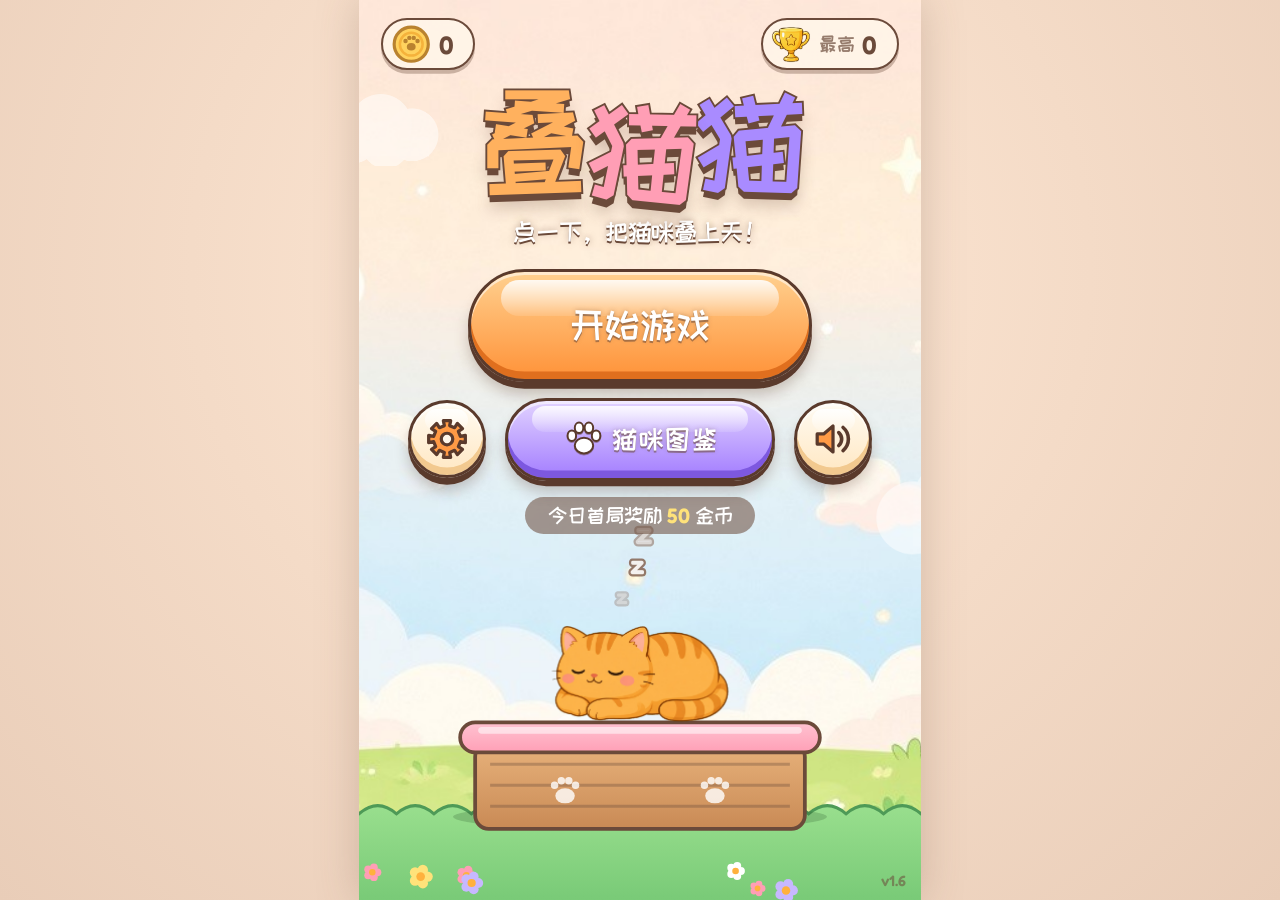
<file: index.html>
<!DOCTYPE html>
<html lang="zh-CN">
<head>
<meta charset="utf-8">
<meta name="viewport" content="width=device-width,initial-scale=1,maximum-scale=1,user-scalable=no,viewport-fit=cover">
<meta name="format-detection" content="telephone=no">
<meta name="apple-mobile-web-app-capable" content="yes">
<meta name="mobile-web-app-capable" content="yes">
<meta name="theme-color" content="#FFE9D6">
<meta name="screen-orientation" content="portrait">
<meta name="x5-orientation" content="portrait">
<meta name="description" content="叠猫猫：点一下放下一只猫，把猫叠得越高越好！">
<title>叠猫猫</title>
<link rel="icon" type="image/png" href="assets/ui/app_icon_512.png">
<link rel="apple-touch-icon" href="assets/ui/app_icon_512.png">
<link rel="stylesheet" href="css/style.css">
</head>
<body>
<div id="app">
  <canvas id="stage"></canvas>

  <!-- 加载页 -->
  <section id="loading" class="screen active">
    <div class="load-box">
      <div class="load-cat"><img src="assets/ui/app_icon_512.png" alt="" onerror="this.style.display='none'"></div>
      <div class="load-title">叠猫猫</div>
      <div class="load-bar"><i id="loadFill"></i></div>
      <div class="load-tip" id="loadTip">猫咪正在伸懒腰…</div>
    </div>
  </section>

  <!-- 开始页 -->
  <section id="start" class="screen">
    <div class="ver-tag" id="verTag">v1.6</div>
    <div class="topbar safe-top">
      <div class="pill"><span class="ico ico-coin" data-ico="coin"></span><b class="roll" id="startCoins">0</b></div>
      <div class="pill"><span class="ico" data-ico="trophy"></span><span class="pill-label">最高</span><b id="startBest">0</b></div>
    </div>
    <div class="title-wrap">
      <h1 class="logo" id="logo"><span>叠</span><span>猫</span><span>猫</span></h1>
      <p class="subtitle">点一下，把猫咪叠上天！</p>
    </div>
    <div class="challenge-banner hidden" id="challengeBanner">
      <div class="cb-title">好友向你发起挑战！</div>
      <div class="cb-sub" id="challengeText"></div>
    </div>
    <div class="start-actions">
      <button class="btn btn-main btn-orange" id="btnPlay"><span id="btnPlayText">开始游戏</span></button>
      <div class="row menu-row">
        <button class="btn btn-round" id="btnSettings" aria-label="设置"><span class="ico" data-ico="settings"></span></button>
        <button class="btn btn-sub btn-purple" id="btnGallery"><span class="ico" data-ico="gallery"></span><span>猫咪图鉴</span></button>
        <button class="btn btn-round" id="btnSound" aria-label="声音"><span class="ico" data-ico="sound"></span></button>
      </div>
      <div class="daily-tip hidden" id="dailyTip">今日首局奖励 <b>50</b> 金币</div>
    </div>
  </section>

  <!-- 游戏页 HUD -->
  <section id="game" class="screen hud">
    <div class="hud-top safe-top">
      <div class="hud-score">
        <div class="hud-height"><b id="hudHeight">0</b><small>米</small></div>
        <div class="hud-sub">得分 <b id="hudScore">0</b></div>
        <div class="hud-challenge hidden" id="hudChallenge"></div>
      </div>
      <div class="hud-next">
        <div class="next-label">下一只</div>
        <canvas id="nextCanvas" width="160" height="120"></canvas>
        <div class="hud-wind hidden" id="hudWind"><span>风</span><span class="wind-arrows" id="windArrow"></span></div>
      </div>
    </div>
    <div class="hud-tip" id="hudTip">点击屏幕，放下猫咪</div>
    <div class="hud-bottom safe-bottom">
      <button class="btn btn-round" id="btnPause" aria-label="暂停"><span class="ico" data-ico="pause"></span></button>
      <button class="btn btn-swap btn-purple" id="btnSwap"><span class="ico ad-badge" data-ico="ad"></span><span class="swap-text"><b>换猫</b><small id="swapLeft">剩 2 次</small></span></button>
    </div>
    <div class="wind-pop hidden" id="windPop"><span class="ico wind-gust" data-ico="gust"></span><div class="wp-text">起风了！</div><div class="wp-sub">风会把下落的猫往这边吹 <span class="ico wind-dir" id="windPopArrow" data-ico="windarrow"></span></div></div>
    <div class="milestone hidden" id="milestone"><div class="ms-num" id="msNum">10 米！</div><div class="ms-sub" id="msSub">进入屋顶区</div></div>
  </section>

  <!-- 结算页 -->
  <section id="result" class="screen">
    <div class="panel result-panel">
      <div class="record-ribbon hidden" id="recordRibbon"><span class="ico" data-ico="trophy"></span>新纪录！</div>
      <div class="result-title" id="resultTitle">猫塔倒啦～</div>
      <canvas id="towerThumb" width="400" height="320"></canvas>
      <div class="result-stats">
        <div class="stat"><small>本局高度</small><b><span id="resHeight">0</span><i>米</i></b></div>
        <div class="stat"><small>得分</small><b id="resScore">0</b></div>
        <div class="stat"><small>最高分</small><b id="resBest">0</b></div>
      </div>
      <div class="challenge-result hidden" id="challengeResult"></div>
      <div class="coins-row">
        <span class="ico ico-coin" data-ico="coin"></span><span>获得金币</span><b class="roll coins-num">+<span id="resCoins">0</span><em class="coin-float" id="coinFloat"></em></b>
        <small id="resDaily" class="hidden">含每日首局 +50（不参与双倍）</small>
      </div>
      <button class="btn btn-main btn-purple btn-ad" id="btnDouble"><span class="ico ad-badge" data-ico="ad"></span><span id="btnDoubleText">看广告领取双倍</span></button>
      <div class="row result-row">
        <button class="btn btn-round" id="btnHome" aria-label="首页"><span class="ico" data-ico="home"></span></button>
        <button class="btn btn-main btn-orange btn-again" id="btnAgain"><span class="ico" data-ico="restart"></span><span>再来一局</span></button>
        <button class="btn btn-round" id="btnShare" aria-label="分享"><span class="ico" data-ico="share"></span></button>
      </div>
      <div class="seed-line">挑战码 <b id="resSeed">-</b></div>
    </div>
  </section>

  <!-- 图鉴 -->
  <section id="gallery" class="screen">
    <div class="gallery-head safe-top">
      <button class="btn btn-round" id="btnGalleryBack" aria-label="返回"><span class="ico" data-ico="home"></span></button>
      <h2>猫咪图鉴</h2>
      <div class="pill"><span class="ico ico-coin" data-ico="coin"></span><b id="galleryCoins">0</b></div>
    </div>
    <div class="tabs">
      <button class="tab active" data-tab="skins">配件</button>
      <button class="tab" data-tab="cats">猫咪</button>
    </div>
    <div class="gallery-body">
      <div class="grid" id="skinGrid"></div>
      <div class="grid hidden" id="catGrid"></div>
    </div>
    <div class="gallery-tip">选中的配件会戴在之后放下的每一只猫身上</div>
  </section>

  <!-- 弹窗 -->
  <div class="modal" id="pauseModal">
    <div class="panel modal-panel">
      <div class="modal-title">暂停一下</div>
      <button class="btn btn-main btn-orange" id="btnResume"><span class="ico" data-ico="play"></span><span>继续游戏</span></button>
      <button class="btn btn-sub btn-purple" id="btnRestart"><span class="ico" data-ico="restart"></span><span>重新开始</span></button>
      <button class="btn btn-sub btn-plain" id="btnQuit"><span class="ico" data-ico="home"></span><span>回到首页</span></button>
      <div class="toggles" data-toggles></div>
    </div>
  </div>

  <div class="modal" id="reviveModal">
    <div class="panel modal-panel">
      <div class="revive-cat"><span class="ico" data-ico="heart"></span></div>
      <div class="modal-title">猫塔倒啦！</div>
      <div class="revive-score">当前 <b id="reviveHeight">0</b> 米 · 得分 <b id="reviveScore">0</b></div>
      <div class="modal-text">看个广告，把倒下的猫咪捡回来继续叠？<br><small>每局只能复活 1 次</small></div>
      <button class="btn btn-main btn-purple btn-ad" id="btnRevive"><span class="ico ad-badge" data-ico="ad"></span><span id="btnReviveText">看广告复活</span></button>
      <button class="btn btn-sub btn-plain" id="btnGiveUp"><span>不了，去结算</span></button>
    </div>
  </div>

  <div class="modal" id="settingsModal">
    <div class="panel modal-panel">
      <div class="modal-title">设置</div>
      <div class="toggles" data-toggles></div>
      <div class="about">叠猫猫 v<span id="ver"></span><br>字体：站酷快乐体、Fredoka（SIL OFL 1.1）</div>
      <button class="btn btn-sub btn-orange" data-close><span>好的</span></button>
    </div>
  </div>

  <div class="modal" id="shareModal">
    <div class="panel modal-panel share-panel">
      <button class="btn close-x" data-close aria-label="关闭"><span class="ico" data-ico="close"></span></button>
      <div class="modal-title">分享战绩</div>
      <img id="shareImg" alt="分享图">
      <div class="share-tip">长按图片可以保存或发送给好友</div>
      <div class="row share-row">
        <button class="btn btn-sub btn-orange hidden" id="btnNativeShare"><span class="ico" data-ico="share"></span><span>分享</span></button>
        <a class="btn btn-sub btn-purple" id="btnSaveImg" download="叠猫猫战绩.png"><span>保存图片</span></a>
      </div>
      <button class="btn btn-sub btn-plain" id="btnCopyLink"><span>复制挑战链接</span></button>
    </div>
  </div>

  <div class="toast" id="toast"></div>
  <div class="flash" id="flash"></div>
</div>

<noscript>请开启 JavaScript 来玩叠猫猫。</noscript>
<script src="js/vendor/matter.min.js"></script>
<script src="js/config.js"></script>
<script src="js/asset-manifest.js"></script>
<script src="js/expr-sprites.js"></script>
<script src="js/skin-anchors.js"></script>
<script src="js/rng.js"></script>
<script src="js/storage.js"></script>
<script src="js/audio.js"></script>
<script src="js/ads.js"></script>
<script src="js/assets.js"></script>
<script src="js/game.js"></script>
<script src="js/share.js"></script>
<script src="js/main.js"></script>
</body>
</html>
</file>
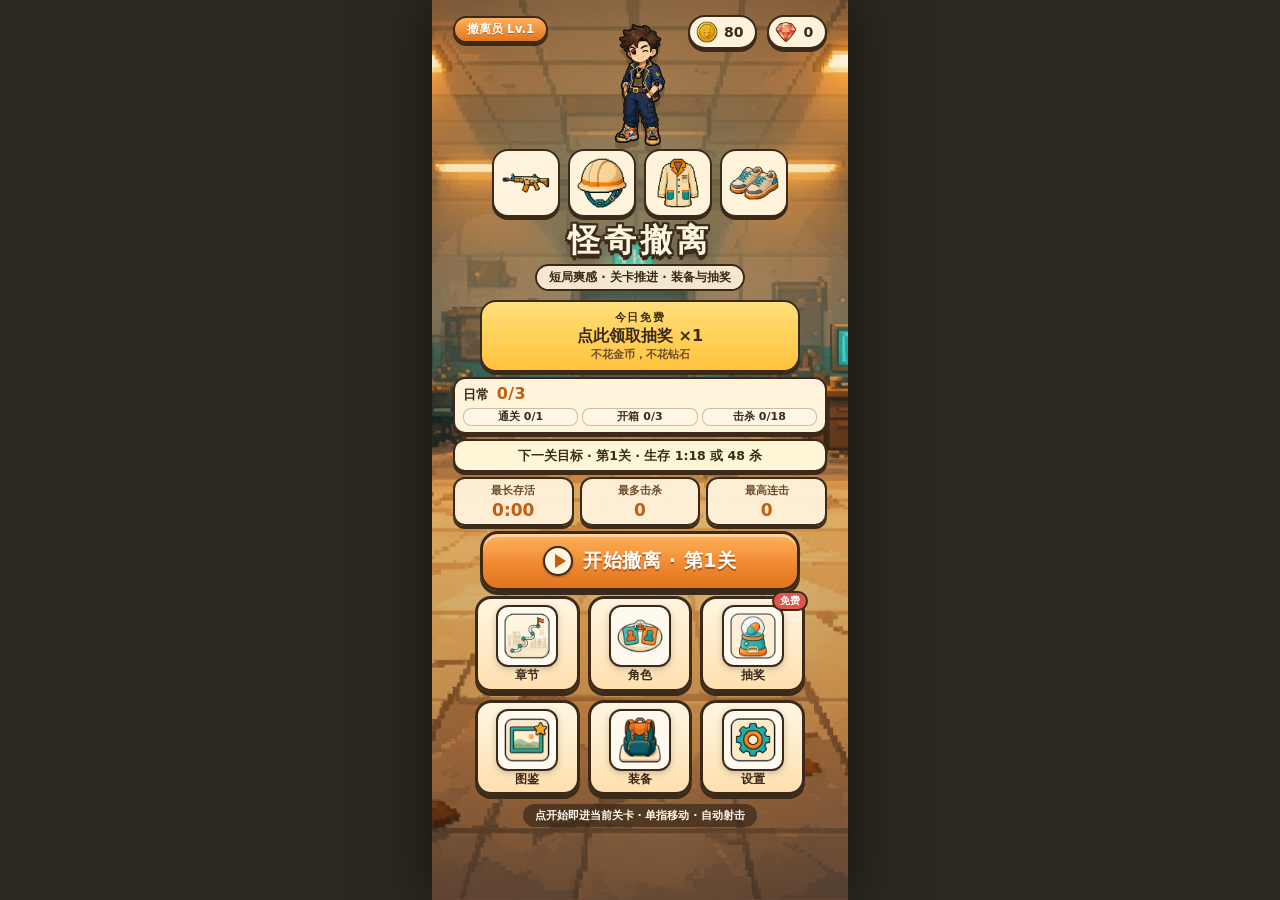
<file: guaiqi-evacuate/index.html>
<!DOCTYPE html>
<html lang="zh-CN">
<head>
  <meta charset="UTF-8" />
  <link rel="icon" href="data:," />
  <meta name="viewport" content="width=device-width, initial-scale=1, maximum-scale=1, user-scalable=no, viewport-fit=cover" />
  <meta name="apple-mobile-web-app-capable" content="yes" />
  <meta name="mobile-web-app-capable" content="yes" />
  <meta name="theme-color" content="#f2d9a8" />
  <title>怪奇撤离</title>
  <link rel="stylesheet" href="css/style.css" />
</head>
<body>
  <div id="app">
    <div id="loading" class="screen">
      <div class="load-art" aria-hidden="true"></div>
      <div class="load-scrim"></div>
      <div class="load-inner">
        <img class="logo-img" src="assets/logo_evacuate.png" alt=""/>
        <h1 class="title-zh">怪奇撤离</h1>
        <p class="subtitle">废弃设施 · 清怪撤离</p>
        <div class="progress-wrap"><div id="load-bar" class="progress-bar"></div></div>
        <p id="load-text" class="load-text">加载中… 0%</p>
      </div>
    </div>

    <div id="home" class="screen hidden">
      <div class="home-bg"></div>
      <div id="meta-player-lv" class="meta-lv">撤离员 Lv.1</div>
      <div class="currency-bar">
        <div class="cur-chip coin"><img class="cur-ico" src="assets/icon_coin.png" alt=""/><strong id="meta-coins">0</strong></div>
        <div class="cur-chip dia"><img class="cur-ico" src="assets/icon_diamond.png" alt=""/><strong id="meta-diamonds">0</strong></div>
      </div>
      <div class="home-content">
        <div class="home-hero">
          <img id="home-hero-art" class="home-hero-art" src="assets/char_grin_full.png" alt=""/>
          <div id="home-loadout" class="home-loadout"></div>
        </div>
        <h1 id="home-title" class="title-zh">怪奇撤离</h1>
        <p class="tagline">短局爽感 · 关卡推进 · 装备与抽奖</p>
        <button type="button" id="daily-gift" class="daily-gift hidden">
          <span class="dg-kicker">今日免费</span>
          <span class="dg-main">点此领取抽奖 ×1</span>
          <span class="dg-sub">不花金币，不花钻石</span>
        </button>
        <div id="daily-quest-chip" class="quest-chip dq-board" role="button" tabindex="0"></div>
        <div id="next-goal" class="quest-chip goal-chip">下一关目标</div>
        <div class="stats-row">
          <div class="stat-chip"><span>最长存活</span><strong id="best-time">0:00</strong></div>
          <div class="stat-chip"><span>最多击杀</span><strong id="best-kills">0</strong></div>
          <div class="stat-chip"><span>最高连击</span><strong id="best-combo">0</strong></div>
        </div>
        <button id="btn-play" class="btn primary glow btn-play"><span class="play-ico" aria-hidden="true"></span><span id="btn-play-label">开始撤离</span><span class="btn-shine" aria-hidden="true"></span></button>
        <div class="hub-grid">
          <button id="btn-stages" class="hub-btn"><img src="assets/hub_stages.png" alt=""/><span>章节</span></button>
          <button id="btn-chars" class="hub-btn"><img src="assets/hub_chars.png" alt=""/><span>角色</span></button>
          <button id="btn-gacha" class="hub-btn hub-gift"><img src="assets/hub_gacha.png" alt=""/><span>抽奖</span><i id="hub-gacha-dot" class="hub-dot hidden">免费</i></button>
          <button id="btn-gallery" class="hub-btn"><img src="assets/hub_gallery.png" alt=""/><span>图鉴</span></button>
          <button id="btn-bag" class="hub-btn"><img src="assets/hub_gear.png" alt=""/><span>装备</span></button>
          <button id="btn-settings" class="hub-btn"><img src="assets/hub_settings.png" alt=""/><span>设置</span></button>
        </div>
        <p class="hint">点开始即进当前关卡 · 单指移动 · 自动射击</p>
      </div>
    </div>

    <!-- Stage select -->
    <div id="stages" class="overlay hidden">
      <div class="panel wide">
        <h2 class="with-ico"><img src="assets/hub_stages.png" alt=""/>选择关卡</h2>
        <div id="stage-cards" class="stage-cards"></div>
        <button id="btn-stages-close" class="btn ghost">返回</button>
      </div>
    </div>

    <!-- Characters -->
    <div id="chars" class="overlay hidden">
      <div class="panel wide">
        <h2 class="with-ico"><img src="assets/hub_chars.png" alt=""/>选择角色</h2>
        <div id="char-cards" class="char-cards"></div>
        <button id="btn-chars-close" class="btn ghost">返回</button>
      </div>
    </div>

    <!-- Gacha -->
    <div id="gacha" class="overlay hidden">
      <div class="panel">
        <h2 class="with-ico"><img src="assets/hub_gacha.png" alt=""/>设施补给抽奖</h2>
        <div class="pity-box">
          <div class="pity-row"><span>保底</span><b><strong id="pity-num">0</strong>/10</b></div>
          <div id="pity-track" class="pity-track" role="progressbar" aria-valuemin="0" aria-valuemax="10" aria-valuenow="0" aria-label="保底进度">
            <div id="pity-bar" class="pity-bar"></div>
          </div>
          <p class="pity-cap">满 10 必出史诗以上</p>
        </div>
        <p class="gacha-note">已拥有的装备/挂件出率提升，重复抽到 = 免费强化</p>
        <p id="gacha-free-status" class="gacha-free-status">今日免费还没领，点下面的金色按钮</p>
        <div id="gacha-result" class="gacha-result hidden"></div>
        <div id="gacha-next" class="gacha-next hidden">
          <button id="btn-gacha-again" class="btn primary" type="button">再抽</button>
          <button id="btn-gacha-home" class="btn ghost" type="button">回首页</button>
        </div>
        <button id="btn-gacha-free" class="btn primary glow">每日免费 ×1</button>
        <button id="btn-gacha-ad" class="btn ad-btn" type="button"><span class="ad-tag">演示</span>看广告再抽</button>
        <button id="btn-gacha-coin" class="btn secondary">金币抽（80）</button>
        <button id="btn-gacha-dia" class="btn secondary">钻石抽（15）</button>
        <button id="btn-gacha-close" class="btn ghost">返回</button>
      </div>
    </div>

    <!-- Gallery -->
    <div id="gallery" class="overlay hidden">
      <div class="panel wide">
        <h2 class="with-ico"><img src="assets/hub_gallery.png" alt=""/>设施图鉴 <small id="gallery-count"></small></h2>
        <div id="gallery-grid" class="gallery-grid"></div>
        <div id="gallery-detail" class="gallery-detail hidden"></div>
        <button id="btn-gallery-close" class="btn ghost">返回</button>
      </div>
    </div>

    <!-- Gear + charm bag -->
    <div id="bag" class="overlay hidden">
      <div class="panel wide premium-panel">
        <h2 class="with-ico"><img src="assets/hub_gear.png" alt=""/>装备栏</h2>
        <p id="mat-line" class="mat-line">材料 —</p>
        <h3 class="subhead gear-section-title">防具四槽</h3>
        <p class="bag-section-hint">武器 · 帽子 · 衣服 · 鞋子</p>
        <div id="gear-slots" class="gear-slots"></div>
        <div id="bag-detail" class="bag-detail hidden"></div>
        <h3 class="subhead charm-section-title">挂件</h3>
        <p class="bag-section-hint">开局加成 · 最多戴 2 个</p>
        <div id="equip-slots" class="equip-slots"></div>
        <h3 class="subhead">背包</h3>
        <p class="bag-section-hint">点防具：空槽直接装上 · 有装则替换；点挂件佩戴</p>
        <div id="bag-grid" class="bag-grid"></div>
        <button id="btn-bag-close" class="btn ghost">返回</button>
      </div>
    </div>

    <div id="game-wrap" class="screen hidden">
      <canvas id="game" width="390" height="844"></canvas>
      <div id="hud" class="hud">
        <button type="button" id="btn-pause" class="hud-pause" aria-label="暂停" title="暂停">
          <img src="assets/ui_btn_pause.png" alt=""/>
        </button>
        <div class="hud-stage"><span id="hud-stage">办公区</span> · <span id="hud-wave">波次 1</span></div>
        <div class="hud-top">
          <div class="hp-wrap"><div id="hp-bar" class="hp-bar"></div></div>
          <div class="hud-meta">
            <span id="hud-time">0:00</span>
            <span id="hud-kills">击杀 0</span>
            <span id="hud-lv">Lv.1</span>
          </div>
        </div>
        <div class="xp-wrap"><div id="xp-bar" class="xp-bar"></div></div>
        <div class="hud-progress"><div id="clear-bar" class="clear-bar"></div></div>
        <div id="hud-combo" class="hud-combo hidden">×0</div>
        <div id="hud-shield" class="hud-shield hidden">盾×0</div>
        <div id="hud-od" class="hud-od hidden">过载</div>
      </div>
      <div id="battle-tips" class="battle-tips">
        <div id="move-hint" class="coach-tip hidden">按住屏幕拖动</div>
        <div id="act-hint" class="coach-tip hidden">走近开箱 · 枪会自己打</div>
        <div id="idle-hint" class="coach-tip soft hidden">按住屏幕拖一拖</div>
      </div>
      <div id="joystick" class="joystick">
        <div id="joy-base" class="joy-base"></div>
        <div id="joy-knob" class="joy-knob"></div>
      </div>
    </div>

    <div id="upgrade" class="overlay hidden">
      <div class="panel pulse-panel premium-panel">
        <h2>升级！选择一项</h2>
        <div id="upgrade-cards" class="cards"></div>
      </div>
    </div>

    <div id="chest-pick" class="overlay hidden">
      <div class="panel premium-panel">
        <h2>打开物资箱</h2>
        <div class="chest-choices">
          <button class="chest-btn" data-kind="heal"><img src="assets/chest_heal.png" alt=""/><span>回复生命</span></button>
          <button class="chest-btn" data-kind="coin"><img src="assets/chest_coin.png" alt=""/><span>金币奖励</span></button>
          <button class="chest-btn" data-kind="upgrade"><img src="assets/chest_upgrade.png" alt=""/><span>随机升级</span></button>
        </div>
      </div>
    </div>

    <div id="result" class="overlay hidden">
      <div class="panel result-panel premium-panel">
        <h2 id="res-title">没能撤离</h2>
        <p id="res-flavor" class="res-flavor"></p>
        <div class="res-plaque">
          <div class="res-plaque-h">本局收获</div>
          <div id="res-chips" class="res-chips"></div>
          <div id="res-lines" class="res-lines"></div>
        </div>
        <div id="res-power-hint" class="res-power-hint hidden"></div>
        <div class="result-stats">
          <p><span>章节</span><strong id="res-stage">—</strong></p>
          <p><span>存活</span><strong id="res-time">0:00</strong></p>
          <p><span>击杀</span><strong id="res-kills">0</strong></p>
          <p><span>最高连击</span><strong id="res-combo">0</strong></p>
          <p class="hidden"><span>金币</span><strong id="res-coins">0</strong></p>
          <p id="res-dia-row" class="hidden"><span>钻石</span><strong id="res-diamonds">0</strong></p>
        </div>
        <div class="res-actions">
          <button id="btn-next-stage" class="btn primary glow hidden">下一关</button>
          <button id="btn-retry" class="btn primary glow">再来一局</button>
          <button id="btn-home" class="btn ghost">返回首页</button>
          <button id="btn-revive" class="btn ad-btn" type="button"><span class="ad-tag">演示</span>看广告 · 半血复活</button>
          <button id="btn-double" class="btn ad-btn" type="button"><span class="ad-tag">演示</span>看广告 · 金币翻倍</button>
          <div id="res-cta-row" class="res-cta-row hidden">
            <button id="btn-goto-upgrade" class="btn ghost">去强化</button>
            <button id="btn-goto-gacha" class="btn ghost">去抽奖</button>
          </div>
        </div>
      </div>
    </div>

    <div id="settings" class="overlay hidden">
      <div class="panel">
        <h2 class="with-ico"><img src="assets/hub_settings.png" alt=""/>设置</h2>
        <label class="toggle-row"><span id="sound-label">音效 · 开</span><input type="checkbox" id="chk-sound" checked /></label>
        <p class="settings-note">存档保存在本机。重置会清空金币、装备、关卡和抽奖进度。</p>
        <button id="btn-reset-save" class="btn ghost" type="button">重置存档</button>
        <button id="btn-settings-close" class="btn primary">关闭</button>
        <p id="settings-version" class="settings-version">版本 1.0</p>
      </div>
    </div>

    <div id="pause-menu" class="overlay hidden">
      <div class="panel premium-panel">
        <h2>暂停</h2>
        <button id="btn-pause-resume" class="btn primary">继续</button>
        <button id="btn-pause-retry" class="btn warm">重新开始</button>
        <button id="btn-pause-sound" class="btn secondary is-on" type="button" aria-pressed="true">音效 · 开</button>
        <button id="btn-pause-home" class="btn ghost">回首页</button>
      </div>
    </div>

    <div id="achieve" class="achieve hidden" role="status">
      <div class="achieve-kicker">成就</div>
      <div class="achieve-name"></div>
      <div class="achieve-desc"></div>
    </div>
    <div id="confirm-reset" class="overlay hidden">
      <div class="panel confirm-panel">
        <h2>重置存档？</h2>
        <p class="confirm-copy">将清除本机全部进度，包括金币、钻石、装备、关卡与抽奖记录。此操作无法撤销。</p>
        <button id="btn-reset-yes" class="btn danger" type="button">确认重置</button>
        <button id="btn-reset-no" class="btn ghost" type="button">取消</button>
      </div>
    </div>
    <div id="ad-stub" class="overlay hidden" role="dialog" aria-modal="true" aria-labelledby="ad-stub-title">
      <div class="panel ad-stub-panel">
        <p class="ad-demo">演示</p>
        <h2 id="ad-stub-title">模拟广告 · 约3秒</h2>
        <p class="ad-stub-copy">看完就发奖励。这是占位，不是真实广告，也不会扣钱。</p>
        <div class="ad-progress" aria-hidden="true"><div id="ad-bar"></div></div>
        <p id="ad-status">看一会儿就好</p>
        <button id="btn-ad-skip" class="btn ghost" type="button">先不看</button>
      </div>
    </div>
    <div id="toast" class="toast hidden"></div>
  </div>
  <script type="module" src="js/main.js"></script>
</body>
</html>
</file>
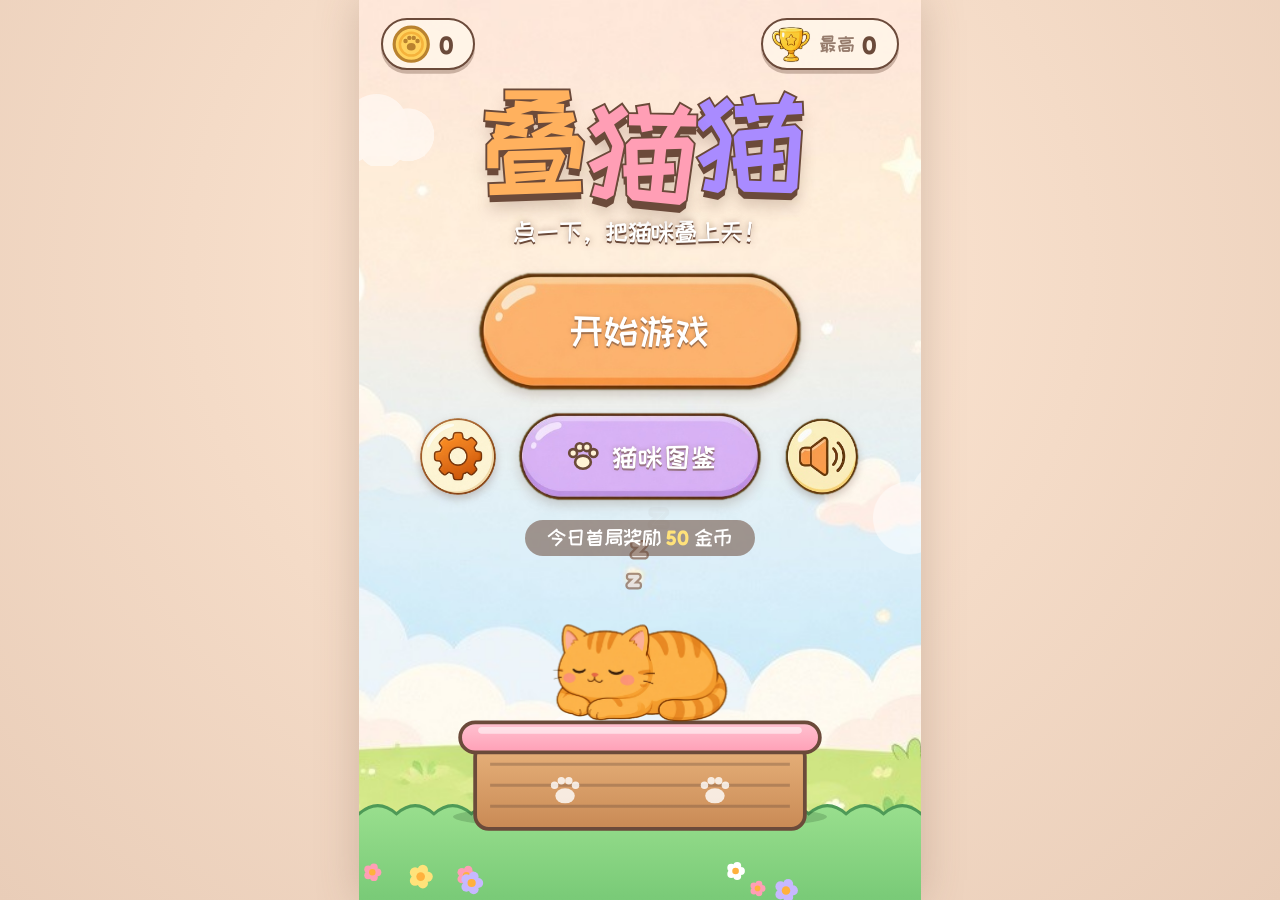
<file: v1.0/index.html>
<!DOCTYPE html>
<html lang="zh-CN">
<head>
<meta charset="utf-8">
<meta name="viewport" content="width=device-width,initial-scale=1,maximum-scale=1,user-scalable=no,viewport-fit=cover">
<meta name="format-detection" content="telephone=no">
<meta name="apple-mobile-web-app-capable" content="yes">
<meta name="mobile-web-app-capable" content="yes">
<meta name="theme-color" content="#FFE9D6">
<meta name="screen-orientation" content="portrait">
<meta name="x5-orientation" content="portrait">
<meta name="description" content="叠猫猫：点一下放下一只猫，把猫叠得越高越好！">
<title>叠猫猫</title>
<link rel="icon" type="image/png" href="assets/ui/app_icon_512.png">
<link rel="apple-touch-icon" href="assets/ui/app_icon_512.png">
<link rel="stylesheet" href="css/style.css">
</head>
<body>
<div id="app">
  <canvas id="stage"></canvas>

  <!-- 加载页 -->
  <section id="loading" class="screen active">
    <div class="load-box">
      <div class="load-cat"><img src="assets/ui/app_icon_512.png" alt="" onerror="this.style.display='none'"></div>
      <div class="load-title">叠猫猫</div>
      <div class="load-bar"><i id="loadFill"></i></div>
      <div class="load-tip" id="loadTip">猫咪正在伸懒腰…</div>
    </div>
  </section>

  <!-- 开始页 -->
  <section id="start" class="screen">
    <div class="topbar safe-top">
      <div class="pill"><span class="ico ico-coin" data-ico="coin"></span><b class="roll" id="startCoins">0</b></div>
      <div class="pill"><span class="ico" data-ico="trophy"></span><span class="pill-label">最高</span><b id="startBest">0</b></div>
    </div>
    <div class="title-wrap">
      <h1 class="logo" id="logo"><span>叠</span><span>猫</span><span>猫</span></h1>
      <p class="subtitle">点一下，把猫咪叠上天！</p>
    </div>
    <div class="challenge-banner hidden" id="challengeBanner">
      <div class="cb-title">好友向你发起挑战！</div>
      <div class="cb-sub" id="challengeText"></div>
    </div>
    <div class="start-actions">
      <button class="btn btn-main btn-orange" id="btnPlay"><span id="btnPlayText">开始游戏</span></button>
      <div class="row menu-row">
        <button class="btn btn-round" id="btnSettings" aria-label="设置"><span class="ico" data-ico="settings"></span></button>
        <button class="btn btn-sub btn-purple" id="btnGallery"><span class="ico" data-ico="gallery"></span><span>猫咪图鉴</span></button>
        <button class="btn btn-round" id="btnSound" aria-label="声音"><span class="ico" data-ico="sound"></span></button>
      </div>
      <div class="daily-tip hidden" id="dailyTip">今日首局奖励 <b>50</b> 金币</div>
    </div>
  </section>

  <!-- 游戏页 HUD -->
  <section id="game" class="screen hud">
    <div class="hud-top safe-top">
      <div class="hud-score">
        <div class="hud-height"><b id="hudHeight">0</b><small>米</small></div>
        <div class="hud-sub">得分 <b id="hudScore">0</b></div>
        <div class="hud-challenge hidden" id="hudChallenge"></div>
      </div>
      <div class="hud-next">
        <div class="next-label">下一只</div>
        <canvas id="nextCanvas" width="160" height="120"></canvas>
        <div class="hud-wind hidden" id="hudWind"><span>风</span><span class="wind-arrows" id="windArrow"></span></div>
      </div>
    </div>
    <div class="hud-tip" id="hudTip">点击屏幕，放下猫咪</div>
    <div class="hud-bottom safe-bottom">
      <button class="btn btn-round" id="btnPause" aria-label="暂停"><span class="ico" data-ico="pause"></span></button>
      <button class="btn btn-swap btn-purple" id="btnSwap"><span class="ico ad-badge" data-ico="ad"></span><span class="swap-text"><b>换猫</b><small id="swapLeft">剩 2 次</small></span></button>
    </div>
    <div class="wind-pop hidden" id="windPop"><span class="ico wind-gust" data-ico="gust"></span><div class="wp-text">起风了！</div><div class="wp-sub">风会把下落的猫往这边吹 <span class="ico wind-dir" id="windPopArrow" data-ico="windarrow"></span></div></div>
    <div class="milestone hidden" id="milestone"><div class="ms-num" id="msNum">10 米！</div><div class="ms-sub" id="msSub">进入屋顶区</div></div>
  </section>

  <!-- 结算页 -->
  <section id="result" class="screen">
    <div class="panel result-panel">
      <div class="record-ribbon hidden" id="recordRibbon"><span class="ico" data-ico="trophy"></span>新纪录！</div>
      <div class="result-title" id="resultTitle">猫塔倒啦～</div>
      <canvas id="towerThumb" width="400" height="320"></canvas>
      <div class="result-stats">
        <div class="stat"><small>本局高度</small><b><span id="resHeight">0</span><i>米</i></b></div>
        <div class="stat"><small>得分</small><b id="resScore">0</b></div>
        <div class="stat"><small>最高分</small><b id="resBest">0</b></div>
      </div>
      <div class="challenge-result hidden" id="challengeResult"></div>
      <div class="coins-row">
        <span class="ico ico-coin" data-ico="coin"></span><span>获得金币</span><b class="roll coins-num">+<span id="resCoins">0</span><em class="coin-float" id="coinFloat"></em></b>
        <small id="resDaily" class="hidden">含每日首局 +50（不参与双倍）</small>
      </div>
      <button class="btn btn-main btn-purple btn-ad" id="btnDouble"><span class="ico ad-badge" data-ico="ad"></span><span id="btnDoubleText">看广告领取双倍</span></button>
      <div class="row result-row">
        <button class="btn btn-round" id="btnHome" aria-label="首页"><span class="ico" data-ico="home"></span></button>
        <button class="btn btn-main btn-orange btn-again" id="btnAgain"><span class="ico" data-ico="restart"></span><span>再来一局</span></button>
        <button class="btn btn-round" id="btnShare" aria-label="分享"><span class="ico" data-ico="share"></span></button>
      </div>
      <div class="seed-line">挑战码 <b id="resSeed">-</b></div>
    </div>
  </section>

  <!-- 图鉴 -->
  <section id="gallery" class="screen">
    <div class="gallery-head safe-top">
      <button class="btn btn-round" id="btnGalleryBack" aria-label="返回"><span class="ico" data-ico="home"></span></button>
      <h2>猫咪图鉴</h2>
      <div class="pill"><span class="ico ico-coin" data-ico="coin"></span><b id="galleryCoins">0</b></div>
    </div>
    <div class="tabs">
      <button class="tab active" data-tab="skins">配件</button>
      <button class="tab" data-tab="cats">猫咪</button>
    </div>
    <div class="gallery-body">
      <div class="grid" id="skinGrid"></div>
      <div class="grid hidden" id="catGrid"></div>
    </div>
    <div class="gallery-tip">选中的配件会戴在之后放下的每一只猫身上</div>
  </section>

  <!-- 弹窗 -->
  <div class="modal" id="pauseModal">
    <div class="panel modal-panel">
      <div class="modal-title">暂停一下</div>
      <button class="btn btn-main btn-orange" id="btnResume"><span class="ico" data-ico="play"></span><span>继续游戏</span></button>
      <button class="btn btn-sub btn-purple" id="btnRestart"><span class="ico" data-ico="restart"></span><span>重新开始</span></button>
      <button class="btn btn-sub btn-plain" id="btnQuit"><span class="ico" data-ico="home"></span><span>回到首页</span></button>
      <div class="toggles" data-toggles></div>
    </div>
  </div>

  <div class="modal" id="reviveModal">
    <div class="panel modal-panel">
      <div class="revive-cat"><span class="ico" data-ico="heart"></span></div>
      <div class="modal-title">猫塔倒啦！</div>
      <div class="revive-score">当前 <b id="reviveHeight">0</b> 米 · 得分 <b id="reviveScore">0</b></div>
      <div class="modal-text">看个广告，把倒下的猫咪捡回来继续叠？<br><small>每局只能复活 1 次</small></div>
      <button class="btn btn-main btn-purple btn-ad" id="btnRevive"><span class="ico ad-badge" data-ico="ad"></span><span id="btnReviveText">看广告复活</span></button>
      <button class="btn btn-sub btn-plain" id="btnGiveUp"><span>不了，去结算</span></button>
    </div>
  </div>

  <div class="modal" id="settingsModal">
    <div class="panel modal-panel">
      <div class="modal-title">设置</div>
      <div class="toggles" data-toggles></div>
      <div class="about">叠猫猫 v<span id="ver"></span><br>字体：站酷快乐体、Fredoka（SIL OFL 1.1）</div>
      <button class="btn btn-sub btn-orange" data-close><span>好的</span></button>
    </div>
  </div>

  <div class="modal" id="shareModal">
    <div class="panel modal-panel share-panel">
      <button class="btn close-x" data-close aria-label="关闭"><span class="ico" data-ico="close"></span></button>
      <div class="modal-title">分享战绩</div>
      <img id="shareImg" alt="分享图">
      <div class="share-tip">长按图片可以保存或发送给好友</div>
      <div class="row share-row">
        <button class="btn btn-sub btn-orange hidden" id="btnNativeShare"><span class="ico" data-ico="share"></span><span>分享</span></button>
        <a class="btn btn-sub btn-purple" id="btnSaveImg" download="叠猫猫战绩.png"><span>保存图片</span></a>
      </div>
      <button class="btn btn-sub btn-plain" id="btnCopyLink"><span>复制挑战链接</span></button>
    </div>
  </div>

  <div class="toast" id="toast"></div>
  <div class="flash" id="flash"></div>
</div>

<noscript>请开启 JavaScript 来玩叠猫猫。</noscript>
<script src="js/vendor/matter.min.js"></script>
<script src="js/config.js"></script>
<script src="js/asset-manifest.js"></script>
<script src="js/rng.js"></script>
<script src="js/storage.js"></script>
<script src="js/audio.js"></script>
<script src="js/ads.js"></script>
<script src="js/assets.js"></script>
<script src="js/game.js"></script>
<script src="js/share.js"></script>
<script src="js/main.js"></script>
</body>
</html>
</file>
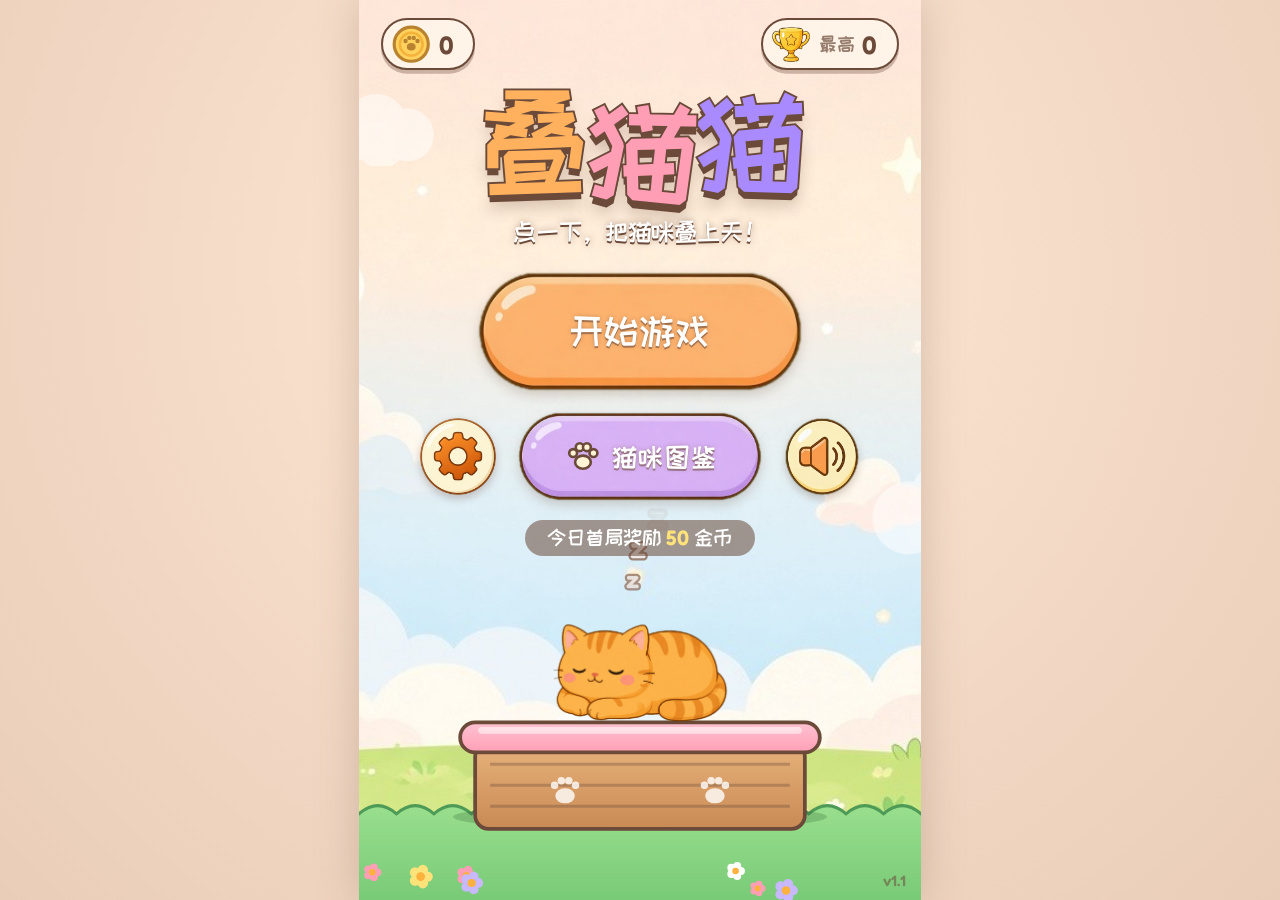
<file: v1.1/index.html>
<!DOCTYPE html>
<html lang="zh-CN">
<head>
<meta charset="utf-8">
<meta name="viewport" content="width=device-width,initial-scale=1,maximum-scale=1,user-scalable=no,viewport-fit=cover">
<meta name="format-detection" content="telephone=no">
<meta name="apple-mobile-web-app-capable" content="yes">
<meta name="mobile-web-app-capable" content="yes">
<meta name="theme-color" content="#FFE9D6">
<meta name="screen-orientation" content="portrait">
<meta name="x5-orientation" content="portrait">
<meta name="description" content="叠猫猫：点一下放下一只猫，把猫叠得越高越好！">
<title>叠猫猫</title>
<link rel="icon" type="image/png" href="assets/ui/app_icon_512.png">
<link rel="apple-touch-icon" href="assets/ui/app_icon_512.png">
<link rel="stylesheet" href="css/style.css">
</head>
<body>
<div id="app">
  <canvas id="stage"></canvas>

  <!-- 加载页 -->
  <section id="loading" class="screen active">
    <div class="load-box">
      <div class="load-cat"><img src="assets/ui/app_icon_512.png" alt="" onerror="this.style.display='none'"></div>
      <div class="load-title">叠猫猫</div>
      <div class="load-bar"><i id="loadFill"></i></div>
      <div class="load-tip" id="loadTip">猫咪正在伸懒腰…</div>
    </div>
  </section>

  <!-- 开始页 -->
  <section id="start" class="screen">
    <div class="ver-tag" id="verTag">v1.1</div>
    <div class="topbar safe-top">
      <div class="pill"><span class="ico ico-coin" data-ico="coin"></span><b class="roll" id="startCoins">0</b></div>
      <div class="pill"><span class="ico" data-ico="trophy"></span><span class="pill-label">最高</span><b id="startBest">0</b></div>
    </div>
    <div class="title-wrap">
      <h1 class="logo" id="logo"><span>叠</span><span>猫</span><span>猫</span></h1>
      <p class="subtitle">点一下，把猫咪叠上天！</p>
    </div>
    <div class="challenge-banner hidden" id="challengeBanner">
      <div class="cb-title">好友向你发起挑战！</div>
      <div class="cb-sub" id="challengeText"></div>
    </div>
    <div class="start-actions">
      <button class="btn btn-main btn-orange" id="btnPlay"><span id="btnPlayText">开始游戏</span></button>
      <div class="row menu-row">
        <button class="btn btn-round" id="btnSettings" aria-label="设置"><span class="ico" data-ico="settings"></span></button>
        <button class="btn btn-sub btn-purple" id="btnGallery"><span class="ico" data-ico="gallery"></span><span>猫咪图鉴</span></button>
        <button class="btn btn-round" id="btnSound" aria-label="声音"><span class="ico" data-ico="sound"></span></button>
      </div>
      <div class="daily-tip hidden" id="dailyTip">今日首局奖励 <b>50</b> 金币</div>
    </div>
  </section>

  <!-- 游戏页 HUD -->
  <section id="game" class="screen hud">
    <div class="hud-top safe-top">
      <div class="hud-score">
        <div class="hud-height"><b id="hudHeight">0</b><small>米</small></div>
        <div class="hud-sub">得分 <b id="hudScore">0</b></div>
        <div class="hud-challenge hidden" id="hudChallenge"></div>
      </div>
      <div class="hud-next">
        <div class="next-label">下一只</div>
        <canvas id="nextCanvas" width="160" height="120"></canvas>
        <div class="hud-wind hidden" id="hudWind"><span>风</span><span class="wind-arrows" id="windArrow"></span></div>
      </div>
    </div>
    <div class="hud-tip" id="hudTip">点击屏幕，放下猫咪</div>
    <div class="hud-bottom safe-bottom">
      <button class="btn btn-round" id="btnPause" aria-label="暂停"><span class="ico" data-ico="pause"></span></button>
      <button class="btn btn-swap btn-purple" id="btnSwap"><span class="ico ad-badge" data-ico="ad"></span><span class="swap-text"><b>换猫</b><small id="swapLeft">剩 2 次</small></span></button>
    </div>
    <div class="wind-pop hidden" id="windPop"><span class="ico wind-gust" data-ico="gust"></span><div class="wp-text">起风了！</div><div class="wp-sub">风会把下落的猫往这边吹 <span class="ico wind-dir" id="windPopArrow" data-ico="windarrow"></span></div></div>
    <div class="milestone hidden" id="milestone"><div class="ms-num" id="msNum">10 米！</div><div class="ms-sub" id="msSub">进入屋顶区</div></div>
  </section>

  <!-- 结算页 -->
  <section id="result" class="screen">
    <div class="panel result-panel">
      <div class="record-ribbon hidden" id="recordRibbon"><span class="ico" data-ico="trophy"></span>新纪录！</div>
      <div class="result-title" id="resultTitle">猫塔倒啦～</div>
      <canvas id="towerThumb" width="400" height="320"></canvas>
      <div class="result-stats">
        <div class="stat"><small>本局高度</small><b><span id="resHeight">0</span><i>米</i></b></div>
        <div class="stat"><small>得分</small><b id="resScore">0</b></div>
        <div class="stat"><small>最高分</small><b id="resBest">0</b></div>
      </div>
      <div class="challenge-result hidden" id="challengeResult"></div>
      <div class="coins-row">
        <span class="ico ico-coin" data-ico="coin"></span><span>获得金币</span><b class="roll coins-num">+<span id="resCoins">0</span><em class="coin-float" id="coinFloat"></em></b>
        <small id="resDaily" class="hidden">含每日首局 +50（不参与双倍）</small>
      </div>
      <button class="btn btn-main btn-purple btn-ad" id="btnDouble"><span class="ico ad-badge" data-ico="ad"></span><span id="btnDoubleText">看广告领取双倍</span></button>
      <div class="row result-row">
        <button class="btn btn-round" id="btnHome" aria-label="首页"><span class="ico" data-ico="home"></span></button>
        <button class="btn btn-main btn-orange btn-again" id="btnAgain"><span class="ico" data-ico="restart"></span><span>再来一局</span></button>
        <button class="btn btn-round" id="btnShare" aria-label="分享"><span class="ico" data-ico="share"></span></button>
      </div>
      <div class="seed-line">挑战码 <b id="resSeed">-</b></div>
    </div>
  </section>

  <!-- 图鉴 -->
  <section id="gallery" class="screen">
    <div class="gallery-head safe-top">
      <button class="btn btn-round" id="btnGalleryBack" aria-label="返回"><span class="ico" data-ico="home"></span></button>
      <h2>猫咪图鉴</h2>
      <div class="pill"><span class="ico ico-coin" data-ico="coin"></span><b id="galleryCoins">0</b></div>
    </div>
    <div class="tabs">
      <button class="tab active" data-tab="skins">配件</button>
      <button class="tab" data-tab="cats">猫咪</button>
    </div>
    <div class="gallery-body">
      <div class="grid" id="skinGrid"></div>
      <div class="grid hidden" id="catGrid"></div>
    </div>
    <div class="gallery-tip">选中的配件会戴在之后放下的每一只猫身上</div>
  </section>

  <!-- 弹窗 -->
  <div class="modal" id="pauseModal">
    <div class="panel modal-panel">
      <div class="modal-title">暂停一下</div>
      <button class="btn btn-main btn-orange" id="btnResume"><span class="ico" data-ico="play"></span><span>继续游戏</span></button>
      <button class="btn btn-sub btn-purple" id="btnRestart"><span class="ico" data-ico="restart"></span><span>重新开始</span></button>
      <button class="btn btn-sub btn-plain" id="btnQuit"><span class="ico" data-ico="home"></span><span>回到首页</span></button>
      <div class="toggles" data-toggles></div>
    </div>
  </div>

  <div class="modal" id="reviveModal">
    <div class="panel modal-panel">
      <div class="revive-cat"><span class="ico" data-ico="heart"></span></div>
      <div class="modal-title">猫塔倒啦！</div>
      <div class="revive-score">当前 <b id="reviveHeight">0</b> 米 · 得分 <b id="reviveScore">0</b></div>
      <div class="modal-text">看个广告，把倒下的猫咪捡回来继续叠？<br><small>每局只能复活 1 次</small></div>
      <button class="btn btn-main btn-purple btn-ad" id="btnRevive"><span class="ico ad-badge" data-ico="ad"></span><span id="btnReviveText">看广告复活</span></button>
      <button class="btn btn-sub btn-plain" id="btnGiveUp"><span>不了，去结算</span></button>
    </div>
  </div>

  <div class="modal" id="settingsModal">
    <div class="panel modal-panel">
      <div class="modal-title">设置</div>
      <div class="toggles" data-toggles></div>
      <div class="about">叠猫猫 v<span id="ver"></span><br>字体：站酷快乐体、Fredoka（SIL OFL 1.1）</div>
      <button class="btn btn-sub btn-orange" data-close><span>好的</span></button>
    </div>
  </div>

  <div class="modal" id="shareModal">
    <div class="panel modal-panel share-panel">
      <button class="btn close-x" data-close aria-label="关闭"><span class="ico" data-ico="close"></span></button>
      <div class="modal-title">分享战绩</div>
      <img id="shareImg" alt="分享图">
      <div class="share-tip">长按图片可以保存或发送给好友</div>
      <div class="row share-row">
        <button class="btn btn-sub btn-orange hidden" id="btnNativeShare"><span class="ico" data-ico="share"></span><span>分享</span></button>
        <a class="btn btn-sub btn-purple" id="btnSaveImg" download="叠猫猫战绩.png"><span>保存图片</span></a>
      </div>
      <button class="btn btn-sub btn-plain" id="btnCopyLink"><span>复制挑战链接</span></button>
    </div>
  </div>

  <div class="toast" id="toast"></div>
  <div class="flash" id="flash"></div>
</div>

<noscript>请开启 JavaScript 来玩叠猫猫。</noscript>
<script src="js/vendor/matter.min.js"></script>
<script src="js/config.js"></script>
<script src="js/asset-manifest.js"></script>
<script src="js/rng.js"></script>
<script src="js/storage.js"></script>
<script src="js/audio.js"></script>
<script src="js/ads.js"></script>
<script src="js/assets.js"></script>
<script src="js/game.js"></script>
<script src="js/share.js"></script>
<script src="js/main.js"></script>
</body>
</html>
</file>
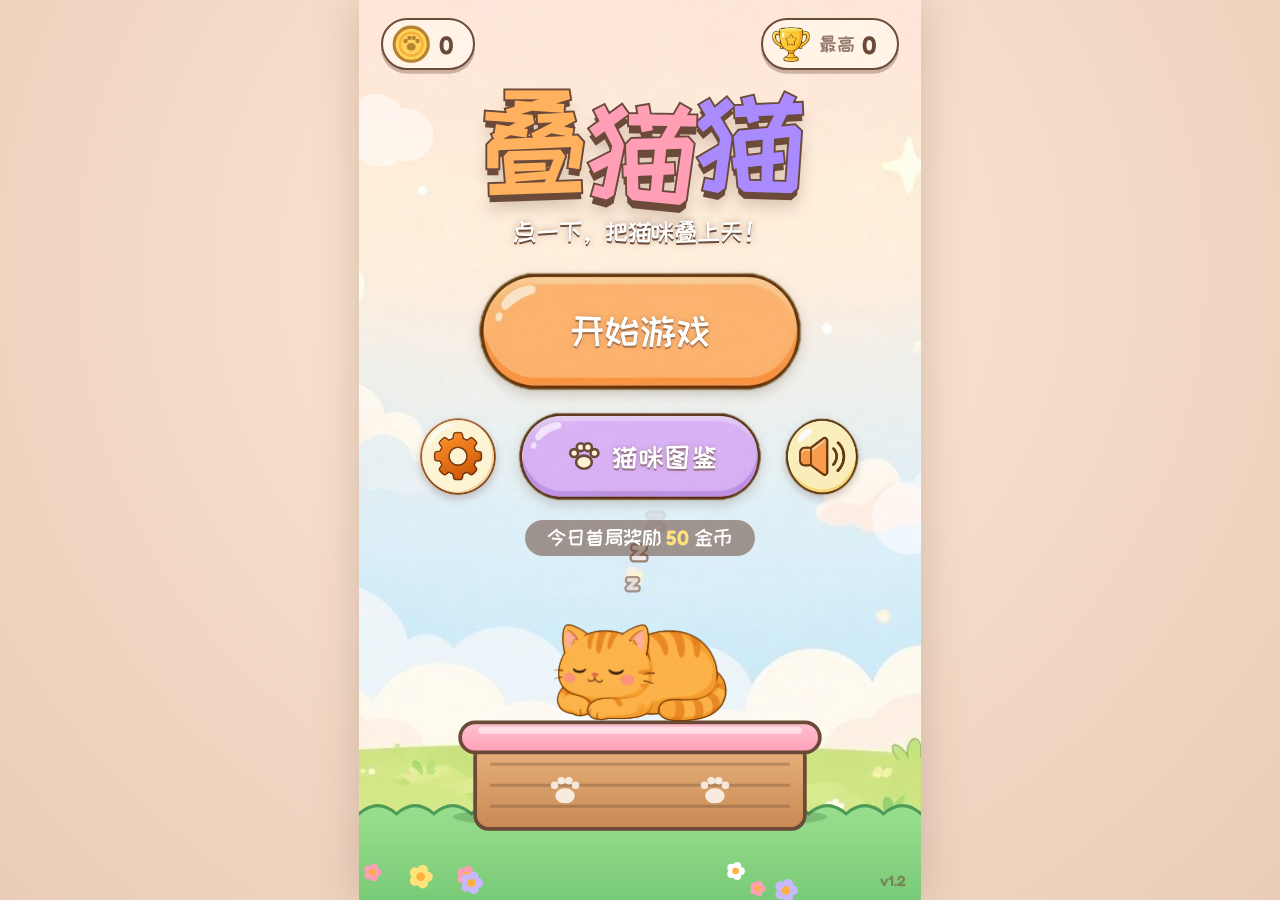
<file: v1.2/index.html>
<!DOCTYPE html>
<html lang="zh-CN">
<head>
<meta charset="utf-8">
<meta name="viewport" content="width=device-width,initial-scale=1,maximum-scale=1,user-scalable=no,viewport-fit=cover">
<meta name="format-detection" content="telephone=no">
<meta name="apple-mobile-web-app-capable" content="yes">
<meta name="mobile-web-app-capable" content="yes">
<meta name="theme-color" content="#FFE9D6">
<meta name="screen-orientation" content="portrait">
<meta name="x5-orientation" content="portrait">
<meta name="description" content="叠猫猫：点一下放下一只猫，把猫叠得越高越好！">
<title>叠猫猫</title>
<link rel="icon" type="image/png" href="assets/ui/app_icon_512.png">
<link rel="apple-touch-icon" href="assets/ui/app_icon_512.png">
<link rel="stylesheet" href="css/style.css">
</head>
<body>
<div id="app">
  <canvas id="stage"></canvas>

  <!-- 加载页 -->
  <section id="loading" class="screen active">
    <div class="load-box">
      <div class="load-cat"><img src="assets/ui/app_icon_512.png" alt="" onerror="this.style.display='none'"></div>
      <div class="load-title">叠猫猫</div>
      <div class="load-bar"><i id="loadFill"></i></div>
      <div class="load-tip" id="loadTip">猫咪正在伸懒腰…</div>
    </div>
  </section>

  <!-- 开始页 -->
  <section id="start" class="screen">
    <div class="ver-tag" id="verTag">v1.2</div>
    <div class="topbar safe-top">
      <div class="pill"><span class="ico ico-coin" data-ico="coin"></span><b class="roll" id="startCoins">0</b></div>
      <div class="pill"><span class="ico" data-ico="trophy"></span><span class="pill-label">最高</span><b id="startBest">0</b></div>
    </div>
    <div class="title-wrap">
      <h1 class="logo" id="logo"><span>叠</span><span>猫</span><span>猫</span></h1>
      <p class="subtitle">点一下，把猫咪叠上天！</p>
    </div>
    <div class="challenge-banner hidden" id="challengeBanner">
      <div class="cb-title">好友向你发起挑战！</div>
      <div class="cb-sub" id="challengeText"></div>
    </div>
    <div class="start-actions">
      <button class="btn btn-main btn-orange" id="btnPlay"><span id="btnPlayText">开始游戏</span></button>
      <div class="row menu-row">
        <button class="btn btn-round" id="btnSettings" aria-label="设置"><span class="ico" data-ico="settings"></span></button>
        <button class="btn btn-sub btn-purple" id="btnGallery"><span class="ico" data-ico="gallery"></span><span>猫咪图鉴</span></button>
        <button class="btn btn-round" id="btnSound" aria-label="声音"><span class="ico" data-ico="sound"></span></button>
      </div>
      <div class="daily-tip hidden" id="dailyTip">今日首局奖励 <b>50</b> 金币</div>
    </div>
  </section>

  <!-- 游戏页 HUD -->
  <section id="game" class="screen hud">
    <div class="hud-top safe-top">
      <div class="hud-score">
        <div class="hud-height"><b id="hudHeight">0</b><small>米</small></div>
        <div class="hud-sub">得分 <b id="hudScore">0</b></div>
        <div class="hud-challenge hidden" id="hudChallenge"></div>
      </div>
      <div class="hud-next">
        <div class="next-label">下一只</div>
        <canvas id="nextCanvas" width="160" height="120"></canvas>
        <div class="hud-wind hidden" id="hudWind"><span>风</span><span class="wind-arrows" id="windArrow"></span></div>
      </div>
    </div>
    <div class="hud-tip" id="hudTip">点击屏幕，放下猫咪</div>
    <div class="hud-bottom safe-bottom">
      <button class="btn btn-round" id="btnPause" aria-label="暂停"><span class="ico" data-ico="pause"></span></button>
      <button class="btn btn-swap btn-purple" id="btnSwap"><span class="ico ad-badge" data-ico="ad"></span><span class="swap-text"><b>换猫</b><small id="swapLeft">剩 2 次</small></span></button>
    </div>
    <div class="wind-pop hidden" id="windPop"><span class="ico wind-gust" data-ico="gust"></span><div class="wp-text">起风了！</div><div class="wp-sub">风会把下落的猫往这边吹 <span class="ico wind-dir" id="windPopArrow" data-ico="windarrow"></span></div></div>
    <div class="milestone hidden" id="milestone"><div class="ms-num" id="msNum">10 米！</div><div class="ms-sub" id="msSub">进入屋顶区</div></div>
  </section>

  <!-- 结算页 -->
  <section id="result" class="screen">
    <div class="panel result-panel">
      <div class="record-ribbon hidden" id="recordRibbon"><span class="ico" data-ico="trophy"></span>新纪录！</div>
      <div class="result-title" id="resultTitle">猫塔倒啦～</div>
      <canvas id="towerThumb" width="400" height="320"></canvas>
      <div class="result-stats">
        <div class="stat"><small>本局高度</small><b><span id="resHeight">0</span><i>米</i></b></div>
        <div class="stat"><small>得分</small><b id="resScore">0</b></div>
        <div class="stat"><small>最高分</small><b id="resBest">0</b></div>
      </div>
      <div class="challenge-result hidden" id="challengeResult"></div>
      <div class="coins-row">
        <span class="ico ico-coin" data-ico="coin"></span><span>获得金币</span><b class="roll coins-num">+<span id="resCoins">0</span><em class="coin-float" id="coinFloat"></em></b>
        <small id="resDaily" class="hidden">含每日首局 +50（不参与双倍）</small>
      </div>
      <button class="btn btn-main btn-purple btn-ad" id="btnDouble"><span class="ico ad-badge" data-ico="ad"></span><span id="btnDoubleText">看广告领取双倍</span></button>
      <div class="row result-row">
        <button class="btn btn-round" id="btnHome" aria-label="首页"><span class="ico" data-ico="home"></span></button>
        <button class="btn btn-main btn-orange btn-again" id="btnAgain"><span class="ico" data-ico="restart"></span><span>再来一局</span></button>
        <button class="btn btn-round" id="btnShare" aria-label="分享"><span class="ico" data-ico="share"></span></button>
      </div>
      <div class="seed-line">挑战码 <b id="resSeed">-</b></div>
    </div>
  </section>

  <!-- 图鉴 -->
  <section id="gallery" class="screen">
    <div class="gallery-head safe-top">
      <button class="btn btn-round" id="btnGalleryBack" aria-label="返回"><span class="ico" data-ico="home"></span></button>
      <h2>猫咪图鉴</h2>
      <div class="pill"><span class="ico ico-coin" data-ico="coin"></span><b id="galleryCoins">0</b></div>
    </div>
    <div class="tabs">
      <button class="tab active" data-tab="skins">配件</button>
      <button class="tab" data-tab="cats">猫咪</button>
    </div>
    <div class="gallery-body">
      <div class="grid" id="skinGrid"></div>
      <div class="grid hidden" id="catGrid"></div>
    </div>
    <div class="gallery-tip">选中的配件会戴在之后放下的每一只猫身上</div>
  </section>

  <!-- 弹窗 -->
  <div class="modal" id="pauseModal">
    <div class="panel modal-panel">
      <div class="modal-title">暂停一下</div>
      <button class="btn btn-main btn-orange" id="btnResume"><span class="ico" data-ico="play"></span><span>继续游戏</span></button>
      <button class="btn btn-sub btn-purple" id="btnRestart"><span class="ico" data-ico="restart"></span><span>重新开始</span></button>
      <button class="btn btn-sub btn-plain" id="btnQuit"><span class="ico" data-ico="home"></span><span>回到首页</span></button>
      <div class="toggles" data-toggles></div>
    </div>
  </div>

  <div class="modal" id="reviveModal">
    <div class="panel modal-panel">
      <div class="revive-cat"><span class="ico" data-ico="heart"></span></div>
      <div class="modal-title">猫塔倒啦！</div>
      <div class="revive-score">当前 <b id="reviveHeight">0</b> 米 · 得分 <b id="reviveScore">0</b></div>
      <div class="modal-text">看个广告，把倒下的猫咪捡回来继续叠？<br><small>每局只能复活 1 次</small></div>
      <button class="btn btn-main btn-purple btn-ad" id="btnRevive"><span class="ico ad-badge" data-ico="ad"></span><span id="btnReviveText">看广告复活</span></button>
      <button class="btn btn-sub btn-plain" id="btnGiveUp"><span>不了，去结算</span></button>
    </div>
  </div>

  <div class="modal" id="settingsModal">
    <div class="panel modal-panel">
      <div class="modal-title">设置</div>
      <div class="toggles" data-toggles></div>
      <div class="about">叠猫猫 v<span id="ver"></span><br>字体：站酷快乐体、Fredoka（SIL OFL 1.1）</div>
      <button class="btn btn-sub btn-orange" data-close><span>好的</span></button>
    </div>
  </div>

  <div class="modal" id="shareModal">
    <div class="panel modal-panel share-panel">
      <button class="btn close-x" data-close aria-label="关闭"><span class="ico" data-ico="close"></span></button>
      <div class="modal-title">分享战绩</div>
      <img id="shareImg" alt="分享图">
      <div class="share-tip">长按图片可以保存或发送给好友</div>
      <div class="row share-row">
        <button class="btn btn-sub btn-orange hidden" id="btnNativeShare"><span class="ico" data-ico="share"></span><span>分享</span></button>
        <a class="btn btn-sub btn-purple" id="btnSaveImg" download="叠猫猫战绩.png"><span>保存图片</span></a>
      </div>
      <button class="btn btn-sub btn-plain" id="btnCopyLink"><span>复制挑战链接</span></button>
    </div>
  </div>

  <div class="toast" id="toast"></div>
  <div class="flash" id="flash"></div>
</div>

<noscript>请开启 JavaScript 来玩叠猫猫。</noscript>
<script src="js/vendor/matter.min.js"></script>
<script src="js/config.js"></script>
<script src="js/asset-manifest.js"></script>
<script src="js/rng.js"></script>
<script src="js/storage.js"></script>
<script src="js/audio.js"></script>
<script src="js/ads.js"></script>
<script src="js/assets.js"></script>
<script src="js/game.js"></script>
<script src="js/share.js"></script>
<script src="js/main.js"></script>
</body>
</html>
</file>
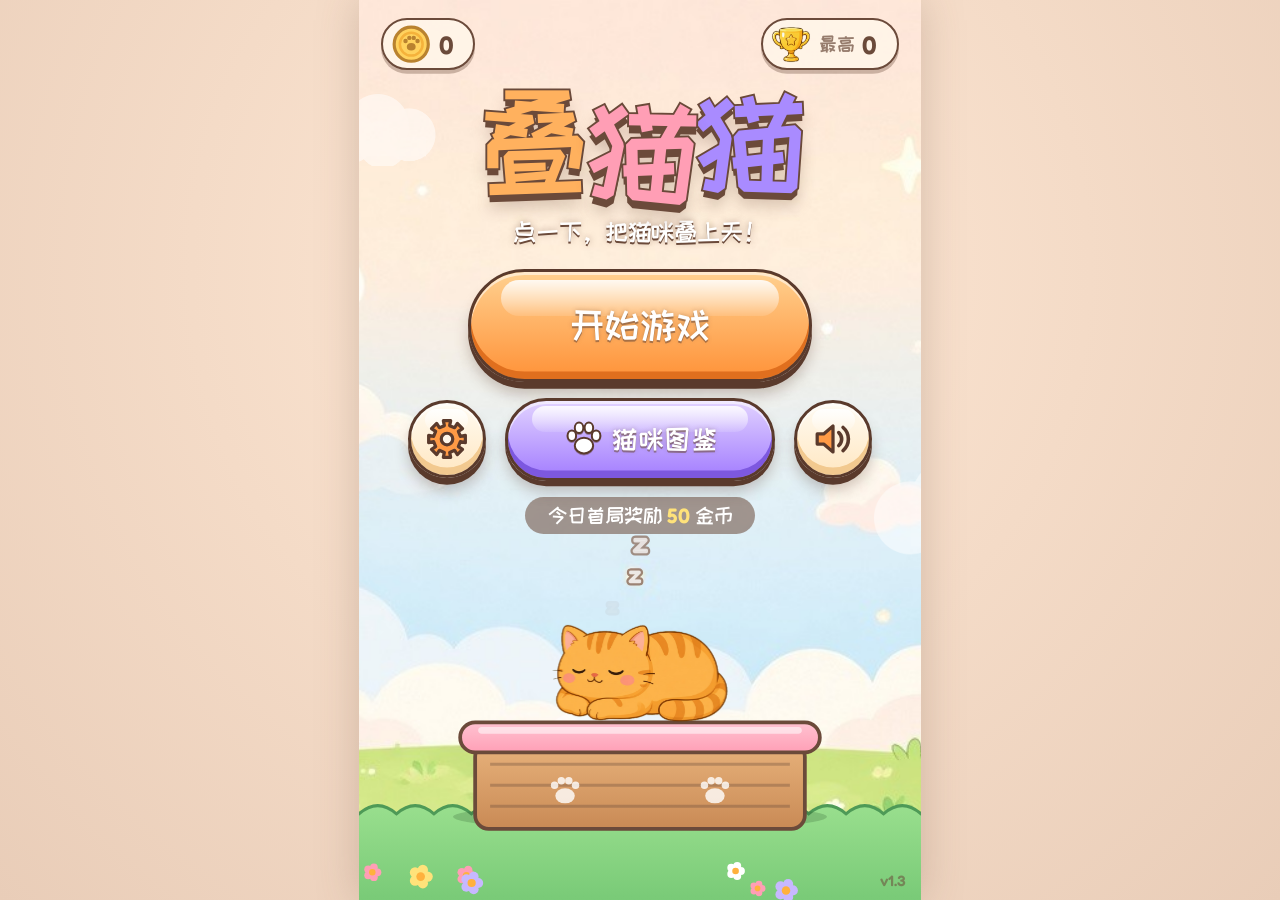
<file: v1.3/index.html>
<!DOCTYPE html>
<html lang="zh-CN">
<head>
<meta charset="utf-8">
<meta name="viewport" content="width=device-width,initial-scale=1,maximum-scale=1,user-scalable=no,viewport-fit=cover">
<meta name="format-detection" content="telephone=no">
<meta name="apple-mobile-web-app-capable" content="yes">
<meta name="mobile-web-app-capable" content="yes">
<meta name="theme-color" content="#FFE9D6">
<meta name="screen-orientation" content="portrait">
<meta name="x5-orientation" content="portrait">
<meta name="description" content="叠猫猫：点一下放下一只猫，把猫叠得越高越好！">
<title>叠猫猫</title>
<link rel="icon" type="image/png" href="assets/ui/app_icon_512.png">
<link rel="apple-touch-icon" href="assets/ui/app_icon_512.png">
<link rel="stylesheet" href="css/style.css">
</head>
<body>
<div id="app">
  <canvas id="stage"></canvas>

  <!-- 加载页 -->
  <section id="loading" class="screen active">
    <div class="load-box">
      <div class="load-cat"><img src="assets/ui/app_icon_512.png" alt="" onerror="this.style.display='none'"></div>
      <div class="load-title">叠猫猫</div>
      <div class="load-bar"><i id="loadFill"></i></div>
      <div class="load-tip" id="loadTip">猫咪正在伸懒腰…</div>
    </div>
  </section>

  <!-- 开始页 -->
  <section id="start" class="screen">
    <div class="ver-tag" id="verTag">v1.3</div>
    <div class="topbar safe-top">
      <div class="pill"><span class="ico ico-coin" data-ico="coin"></span><b class="roll" id="startCoins">0</b></div>
      <div class="pill"><span class="ico" data-ico="trophy"></span><span class="pill-label">最高</span><b id="startBest">0</b></div>
    </div>
    <div class="title-wrap">
      <h1 class="logo" id="logo"><span>叠</span><span>猫</span><span>猫</span></h1>
      <p class="subtitle">点一下，把猫咪叠上天！</p>
    </div>
    <div class="challenge-banner hidden" id="challengeBanner">
      <div class="cb-title">好友向你发起挑战！</div>
      <div class="cb-sub" id="challengeText"></div>
    </div>
    <div class="start-actions">
      <button class="btn btn-main btn-orange" id="btnPlay"><span id="btnPlayText">开始游戏</span></button>
      <div class="row menu-row">
        <button class="btn btn-round" id="btnSettings" aria-label="设置"><span class="ico" data-ico="settings"></span></button>
        <button class="btn btn-sub btn-purple" id="btnGallery"><span class="ico" data-ico="gallery"></span><span>猫咪图鉴</span></button>
        <button class="btn btn-round" id="btnSound" aria-label="声音"><span class="ico" data-ico="sound"></span></button>
      </div>
      <div class="daily-tip hidden" id="dailyTip">今日首局奖励 <b>50</b> 金币</div>
    </div>
  </section>

  <!-- 游戏页 HUD -->
  <section id="game" class="screen hud">
    <div class="hud-top safe-top">
      <div class="hud-score">
        <div class="hud-height"><b id="hudHeight">0</b><small>米</small></div>
        <div class="hud-sub">得分 <b id="hudScore">0</b></div>
        <div class="hud-challenge hidden" id="hudChallenge"></div>
      </div>
      <div class="hud-next">
        <div class="next-label">下一只</div>
        <canvas id="nextCanvas" width="160" height="120"></canvas>
        <div class="hud-wind hidden" id="hudWind"><span>风</span><span class="wind-arrows" id="windArrow"></span></div>
      </div>
    </div>
    <div class="hud-tip" id="hudTip">点击屏幕，放下猫咪</div>
    <div class="hud-bottom safe-bottom">
      <button class="btn btn-round" id="btnPause" aria-label="暂停"><span class="ico" data-ico="pause"></span></button>
      <button class="btn btn-swap btn-purple" id="btnSwap"><span class="ico ad-badge" data-ico="ad"></span><span class="swap-text"><b>换猫</b><small id="swapLeft">剩 2 次</small></span></button>
    </div>
    <div class="wind-pop hidden" id="windPop"><span class="ico wind-gust" data-ico="gust"></span><div class="wp-text">起风了！</div><div class="wp-sub">风会把下落的猫往这边吹 <span class="ico wind-dir" id="windPopArrow" data-ico="windarrow"></span></div></div>
    <div class="milestone hidden" id="milestone"><div class="ms-num" id="msNum">10 米！</div><div class="ms-sub" id="msSub">进入屋顶区</div></div>
  </section>

  <!-- 结算页 -->
  <section id="result" class="screen">
    <div class="panel result-panel">
      <div class="record-ribbon hidden" id="recordRibbon"><span class="ico" data-ico="trophy"></span>新纪录！</div>
      <div class="result-title" id="resultTitle">猫塔倒啦～</div>
      <canvas id="towerThumb" width="400" height="320"></canvas>
      <div class="result-stats">
        <div class="stat"><small>本局高度</small><b><span id="resHeight">0</span><i>米</i></b></div>
        <div class="stat"><small>得分</small><b id="resScore">0</b></div>
        <div class="stat"><small>最高分</small><b id="resBest">0</b></div>
      </div>
      <div class="challenge-result hidden" id="challengeResult"></div>
      <div class="coins-row">
        <span class="ico ico-coin" data-ico="coin"></span><span>获得金币</span><b class="roll coins-num">+<span id="resCoins">0</span><em class="coin-float" id="coinFloat"></em></b>
        <small id="resDaily" class="hidden">含每日首局 +50（不参与双倍）</small>
      </div>
      <button class="btn btn-main btn-purple btn-ad" id="btnDouble"><span class="ico ad-badge" data-ico="ad"></span><span id="btnDoubleText">看广告领取双倍</span></button>
      <div class="row result-row">
        <button class="btn btn-round" id="btnHome" aria-label="首页"><span class="ico" data-ico="home"></span></button>
        <button class="btn btn-main btn-orange btn-again" id="btnAgain"><span class="ico" data-ico="restart"></span><span>再来一局</span></button>
        <button class="btn btn-round" id="btnShare" aria-label="分享"><span class="ico" data-ico="share"></span></button>
      </div>
      <div class="seed-line">挑战码 <b id="resSeed">-</b></div>
    </div>
  </section>

  <!-- 图鉴 -->
  <section id="gallery" class="screen">
    <div class="gallery-head safe-top">
      <button class="btn btn-round" id="btnGalleryBack" aria-label="返回"><span class="ico" data-ico="home"></span></button>
      <h2>猫咪图鉴</h2>
      <div class="pill"><span class="ico ico-coin" data-ico="coin"></span><b id="galleryCoins">0</b></div>
    </div>
    <div class="tabs">
      <button class="tab active" data-tab="skins">配件</button>
      <button class="tab" data-tab="cats">猫咪</button>
    </div>
    <div class="gallery-body">
      <div class="grid" id="skinGrid"></div>
      <div class="grid hidden" id="catGrid"></div>
    </div>
    <div class="gallery-tip">选中的配件会戴在之后放下的每一只猫身上</div>
  </section>

  <!-- 弹窗 -->
  <div class="modal" id="pauseModal">
    <div class="panel modal-panel">
      <div class="modal-title">暂停一下</div>
      <button class="btn btn-main btn-orange" id="btnResume"><span class="ico" data-ico="play"></span><span>继续游戏</span></button>
      <button class="btn btn-sub btn-purple" id="btnRestart"><span class="ico" data-ico="restart"></span><span>重新开始</span></button>
      <button class="btn btn-sub btn-plain" id="btnQuit"><span class="ico" data-ico="home"></span><span>回到首页</span></button>
      <div class="toggles" data-toggles></div>
    </div>
  </div>

  <div class="modal" id="reviveModal">
    <div class="panel modal-panel">
      <div class="revive-cat"><span class="ico" data-ico="heart"></span></div>
      <div class="modal-title">猫塔倒啦！</div>
      <div class="revive-score">当前 <b id="reviveHeight">0</b> 米 · 得分 <b id="reviveScore">0</b></div>
      <div class="modal-text">看个广告，把倒下的猫咪捡回来继续叠？<br><small>每局只能复活 1 次</small></div>
      <button class="btn btn-main btn-purple btn-ad" id="btnRevive"><span class="ico ad-badge" data-ico="ad"></span><span id="btnReviveText">看广告复活</span></button>
      <button class="btn btn-sub btn-plain" id="btnGiveUp"><span>不了，去结算</span></button>
    </div>
  </div>

  <div class="modal" id="settingsModal">
    <div class="panel modal-panel">
      <div class="modal-title">设置</div>
      <div class="toggles" data-toggles></div>
      <div class="about">叠猫猫 v<span id="ver"></span><br>字体：站酷快乐体、Fredoka（SIL OFL 1.1）</div>
      <button class="btn btn-sub btn-orange" data-close><span>好的</span></button>
    </div>
  </div>

  <div class="modal" id="shareModal">
    <div class="panel modal-panel share-panel">
      <button class="btn close-x" data-close aria-label="关闭"><span class="ico" data-ico="close"></span></button>
      <div class="modal-title">分享战绩</div>
      <img id="shareImg" alt="分享图">
      <div class="share-tip">长按图片可以保存或发送给好友</div>
      <div class="row share-row">
        <button class="btn btn-sub btn-orange hidden" id="btnNativeShare"><span class="ico" data-ico="share"></span><span>分享</span></button>
        <a class="btn btn-sub btn-purple" id="btnSaveImg" download="叠猫猫战绩.png"><span>保存图片</span></a>
      </div>
      <button class="btn btn-sub btn-plain" id="btnCopyLink"><span>复制挑战链接</span></button>
    </div>
  </div>

  <div class="toast" id="toast"></div>
  <div class="flash" id="flash"></div>
</div>

<noscript>请开启 JavaScript 来玩叠猫猫。</noscript>
<script src="js/vendor/matter.min.js"></script>
<script src="js/config.js"></script>
<script src="js/asset-manifest.js"></script>
<script src="js/expr-sprites.js"></script>
<script src="js/rng.js"></script>
<script src="js/storage.js"></script>
<script src="js/audio.js"></script>
<script src="js/ads.js"></script>
<script src="js/assets.js"></script>
<script src="js/game.js"></script>
<script src="js/share.js"></script>
<script src="js/main.js"></script>
</body>
</html>
</file>
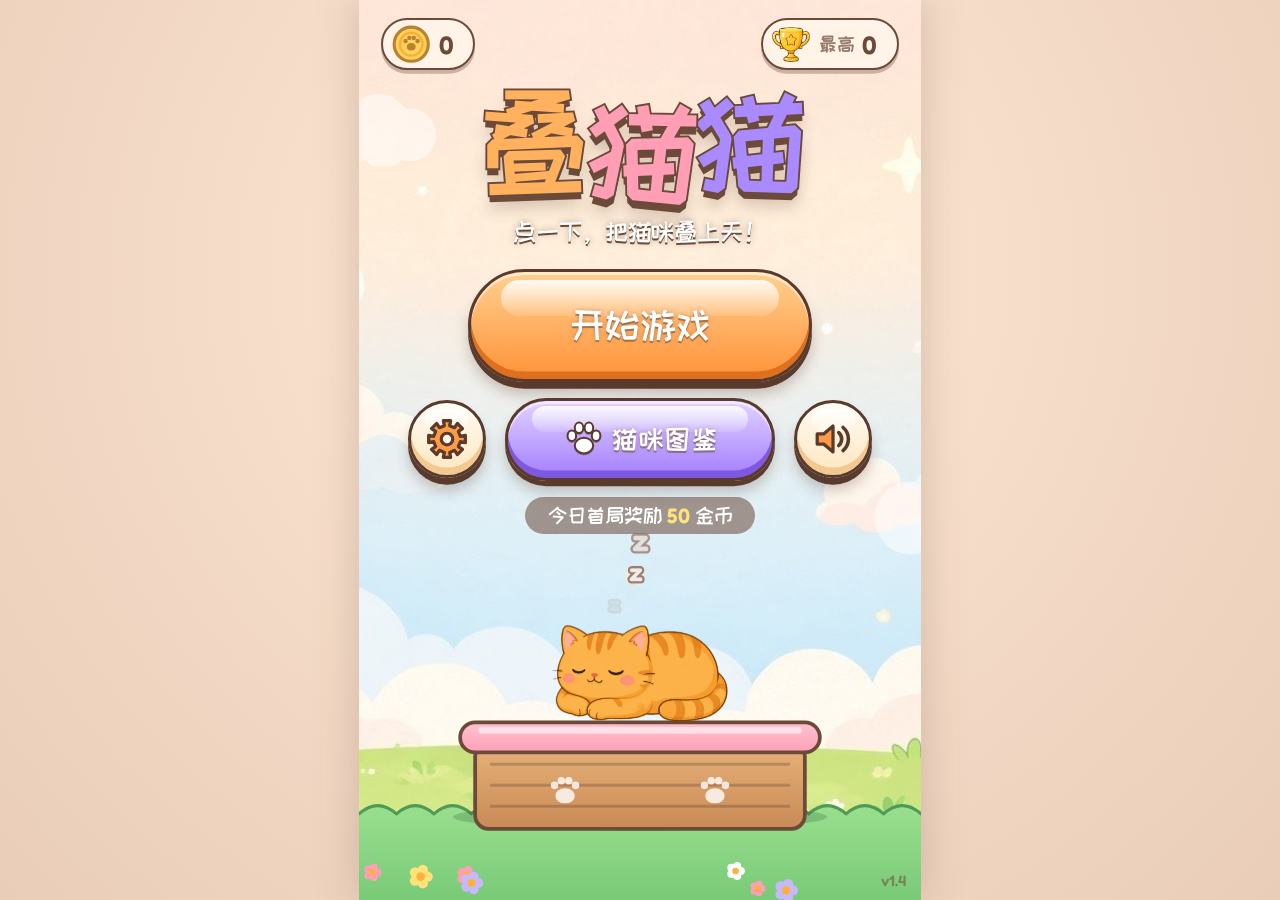
<file: v1.4/index.html>
<!DOCTYPE html>
<html lang="zh-CN">
<head>
<meta charset="utf-8">
<meta name="viewport" content="width=device-width,initial-scale=1,maximum-scale=1,user-scalable=no,viewport-fit=cover">
<meta name="format-detection" content="telephone=no">
<meta name="apple-mobile-web-app-capable" content="yes">
<meta name="mobile-web-app-capable" content="yes">
<meta name="theme-color" content="#FFE9D6">
<meta name="screen-orientation" content="portrait">
<meta name="x5-orientation" content="portrait">
<meta name="description" content="叠猫猫：点一下放下一只猫，把猫叠得越高越好！">
<title>叠猫猫</title>
<link rel="icon" type="image/png" href="assets/ui/app_icon_512.png">
<link rel="apple-touch-icon" href="assets/ui/app_icon_512.png">
<link rel="stylesheet" href="css/style.css">
</head>
<body>
<div id="app">
  <canvas id="stage"></canvas>

  <!-- 加载页 -->
  <section id="loading" class="screen active">
    <div class="load-box">
      <div class="load-cat"><img src="assets/ui/app_icon_512.png" alt="" onerror="this.style.display='none'"></div>
      <div class="load-title">叠猫猫</div>
      <div class="load-bar"><i id="loadFill"></i></div>
      <div class="load-tip" id="loadTip">猫咪正在伸懒腰…</div>
    </div>
  </section>

  <!-- 开始页 -->
  <section id="start" class="screen">
    <div class="ver-tag" id="verTag">v1.4</div>
    <div class="topbar safe-top">
      <div class="pill"><span class="ico ico-coin" data-ico="coin"></span><b class="roll" id="startCoins">0</b></div>
      <div class="pill"><span class="ico" data-ico="trophy"></span><span class="pill-label">最高</span><b id="startBest">0</b></div>
    </div>
    <div class="title-wrap">
      <h1 class="logo" id="logo"><span>叠</span><span>猫</span><span>猫</span></h1>
      <p class="subtitle">点一下，把猫咪叠上天！</p>
    </div>
    <div class="challenge-banner hidden" id="challengeBanner">
      <div class="cb-title">好友向你发起挑战！</div>
      <div class="cb-sub" id="challengeText"></div>
    </div>
    <div class="start-actions">
      <button class="btn btn-main btn-orange" id="btnPlay"><span id="btnPlayText">开始游戏</span></button>
      <div class="row menu-row">
        <button class="btn btn-round" id="btnSettings" aria-label="设置"><span class="ico" data-ico="settings"></span></button>
        <button class="btn btn-sub btn-purple" id="btnGallery"><span class="ico" data-ico="gallery"></span><span>猫咪图鉴</span></button>
        <button class="btn btn-round" id="btnSound" aria-label="声音"><span class="ico" data-ico="sound"></span></button>
      </div>
      <div class="daily-tip hidden" id="dailyTip">今日首局奖励 <b>50</b> 金币</div>
    </div>
  </section>

  <!-- 游戏页 HUD -->
  <section id="game" class="screen hud">
    <div class="hud-top safe-top">
      <div class="hud-score">
        <div class="hud-height"><b id="hudHeight">0</b><small>米</small></div>
        <div class="hud-sub">得分 <b id="hudScore">0</b></div>
        <div class="hud-challenge hidden" id="hudChallenge"></div>
      </div>
      <div class="hud-next">
        <div class="next-label">下一只</div>
        <canvas id="nextCanvas" width="160" height="120"></canvas>
        <div class="hud-wind hidden" id="hudWind"><span>风</span><span class="wind-arrows" id="windArrow"></span></div>
      </div>
    </div>
    <div class="hud-tip" id="hudTip">点击屏幕，放下猫咪</div>
    <div class="hud-bottom safe-bottom">
      <button class="btn btn-round" id="btnPause" aria-label="暂停"><span class="ico" data-ico="pause"></span></button>
      <button class="btn btn-swap btn-purple" id="btnSwap"><span class="ico ad-badge" data-ico="ad"></span><span class="swap-text"><b>换猫</b><small id="swapLeft">剩 2 次</small></span></button>
    </div>
    <div class="wind-pop hidden" id="windPop"><span class="ico wind-gust" data-ico="gust"></span><div class="wp-text">起风了！</div><div class="wp-sub">风会把下落的猫往这边吹 <span class="ico wind-dir" id="windPopArrow" data-ico="windarrow"></span></div></div>
    <div class="milestone hidden" id="milestone"><div class="ms-num" id="msNum">10 米！</div><div class="ms-sub" id="msSub">进入屋顶区</div></div>
  </section>

  <!-- 结算页 -->
  <section id="result" class="screen">
    <div class="panel result-panel">
      <div class="record-ribbon hidden" id="recordRibbon"><span class="ico" data-ico="trophy"></span>新纪录！</div>
      <div class="result-title" id="resultTitle">猫塔倒啦～</div>
      <canvas id="towerThumb" width="400" height="320"></canvas>
      <div class="result-stats">
        <div class="stat"><small>本局高度</small><b><span id="resHeight">0</span><i>米</i></b></div>
        <div class="stat"><small>得分</small><b id="resScore">0</b></div>
        <div class="stat"><small>最高分</small><b id="resBest">0</b></div>
      </div>
      <div class="challenge-result hidden" id="challengeResult"></div>
      <div class="coins-row">
        <span class="ico ico-coin" data-ico="coin"></span><span>获得金币</span><b class="roll coins-num">+<span id="resCoins">0</span><em class="coin-float" id="coinFloat"></em></b>
        <small id="resDaily" class="hidden">含每日首局 +50（不参与双倍）</small>
      </div>
      <button class="btn btn-main btn-purple btn-ad" id="btnDouble"><span class="ico ad-badge" data-ico="ad"></span><span id="btnDoubleText">看广告领取双倍</span></button>
      <div class="row result-row">
        <button class="btn btn-round" id="btnHome" aria-label="首页"><span class="ico" data-ico="home"></span></button>
        <button class="btn btn-main btn-orange btn-again" id="btnAgain"><span class="ico" data-ico="restart"></span><span>再来一局</span></button>
        <button class="btn btn-round" id="btnShare" aria-label="分享"><span class="ico" data-ico="share"></span></button>
      </div>
      <div class="seed-line">挑战码 <b id="resSeed">-</b></div>
    </div>
  </section>

  <!-- 图鉴 -->
  <section id="gallery" class="screen">
    <div class="gallery-head safe-top">
      <button class="btn btn-round" id="btnGalleryBack" aria-label="返回"><span class="ico" data-ico="home"></span></button>
      <h2>猫咪图鉴</h2>
      <div class="pill"><span class="ico ico-coin" data-ico="coin"></span><b id="galleryCoins">0</b></div>
    </div>
    <div class="tabs">
      <button class="tab active" data-tab="skins">配件</button>
      <button class="tab" data-tab="cats">猫咪</button>
    </div>
    <div class="gallery-body">
      <div class="grid" id="skinGrid"></div>
      <div class="grid hidden" id="catGrid"></div>
    </div>
    <div class="gallery-tip">选中的配件会戴在之后放下的每一只猫身上</div>
  </section>

  <!-- 弹窗 -->
  <div class="modal" id="pauseModal">
    <div class="panel modal-panel">
      <div class="modal-title">暂停一下</div>
      <button class="btn btn-main btn-orange" id="btnResume"><span class="ico" data-ico="play"></span><span>继续游戏</span></button>
      <button class="btn btn-sub btn-purple" id="btnRestart"><span class="ico" data-ico="restart"></span><span>重新开始</span></button>
      <button class="btn btn-sub btn-plain" id="btnQuit"><span class="ico" data-ico="home"></span><span>回到首页</span></button>
      <div class="toggles" data-toggles></div>
    </div>
  </div>

  <div class="modal" id="reviveModal">
    <div class="panel modal-panel">
      <div class="revive-cat"><span class="ico" data-ico="heart"></span></div>
      <div class="modal-title">猫塔倒啦！</div>
      <div class="revive-score">当前 <b id="reviveHeight">0</b> 米 · 得分 <b id="reviveScore">0</b></div>
      <div class="modal-text">看个广告，把倒下的猫咪捡回来继续叠？<br><small>每局只能复活 1 次</small></div>
      <button class="btn btn-main btn-purple btn-ad" id="btnRevive"><span class="ico ad-badge" data-ico="ad"></span><span id="btnReviveText">看广告复活</span></button>
      <button class="btn btn-sub btn-plain" id="btnGiveUp"><span>不了，去结算</span></button>
    </div>
  </div>

  <div class="modal" id="settingsModal">
    <div class="panel modal-panel">
      <div class="modal-title">设置</div>
      <div class="toggles" data-toggles></div>
      <div class="about">叠猫猫 v<span id="ver"></span><br>字体：站酷快乐体、Fredoka（SIL OFL 1.1）</div>
      <button class="btn btn-sub btn-orange" data-close><span>好的</span></button>
    </div>
  </div>

  <div class="modal" id="shareModal">
    <div class="panel modal-panel share-panel">
      <button class="btn close-x" data-close aria-label="关闭"><span class="ico" data-ico="close"></span></button>
      <div class="modal-title">分享战绩</div>
      <img id="shareImg" alt="分享图">
      <div class="share-tip">长按图片可以保存或发送给好友</div>
      <div class="row share-row">
        <button class="btn btn-sub btn-orange hidden" id="btnNativeShare"><span class="ico" data-ico="share"></span><span>分享</span></button>
        <a class="btn btn-sub btn-purple" id="btnSaveImg" download="叠猫猫战绩.png"><span>保存图片</span></a>
      </div>
      <button class="btn btn-sub btn-plain" id="btnCopyLink"><span>复制挑战链接</span></button>
    </div>
  </div>

  <div class="toast" id="toast"></div>
  <div class="flash" id="flash"></div>
</div>

<noscript>请开启 JavaScript 来玩叠猫猫。</noscript>
<script src="js/vendor/matter.min.js"></script>
<script src="js/config.js"></script>
<script src="js/asset-manifest.js"></script>
<script src="js/expr-sprites.js"></script>
<script src="js/skin-anchors.js"></script>
<script src="js/rng.js"></script>
<script src="js/storage.js"></script>
<script src="js/audio.js"></script>
<script src="js/ads.js"></script>
<script src="js/assets.js"></script>
<script src="js/game.js"></script>
<script src="js/share.js"></script>
<script src="js/main.js"></script>
</body>
</html>
</file>
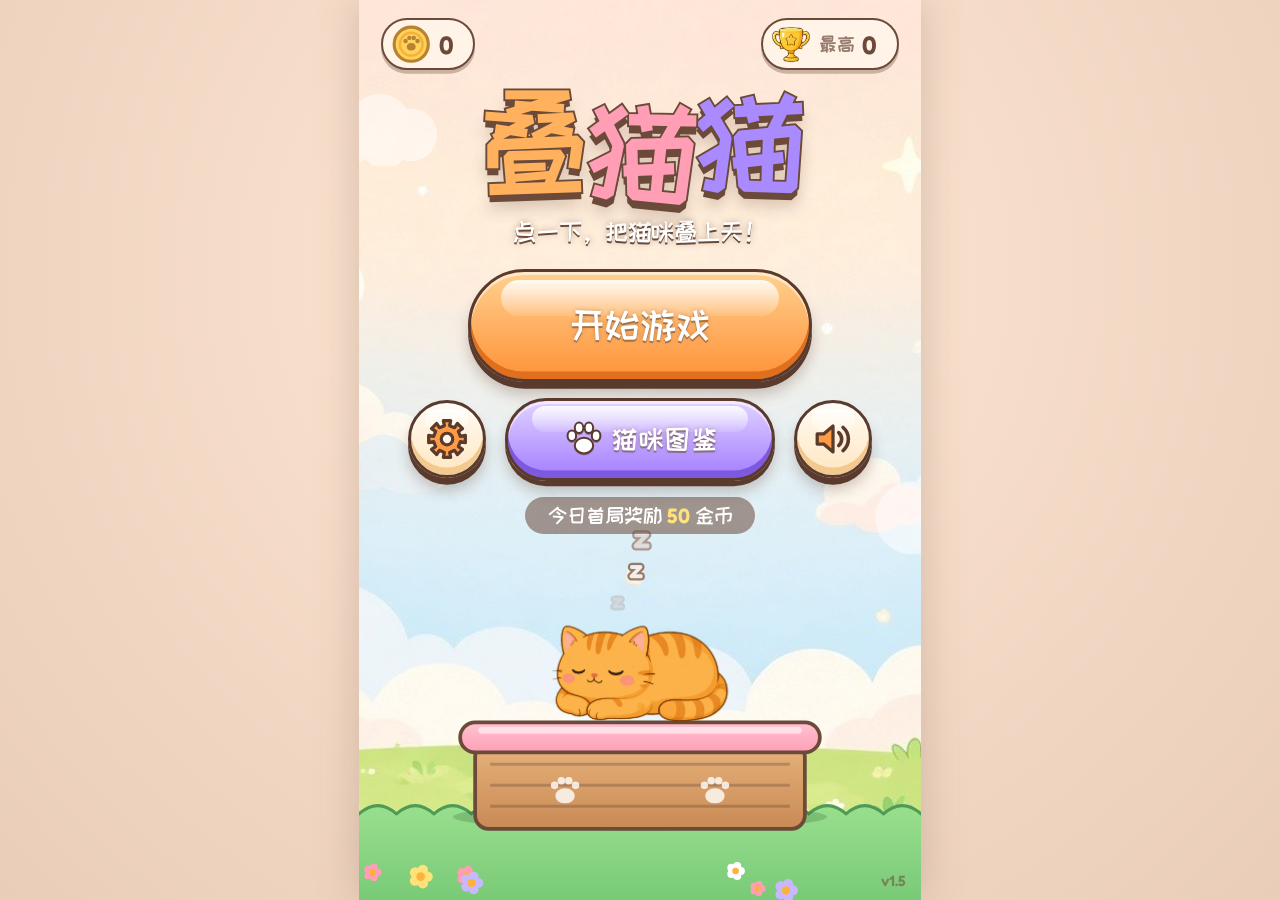
<file: v1.5/index.html>
<!DOCTYPE html>
<html lang="zh-CN">
<head>
<meta charset="utf-8">
<meta name="viewport" content="width=device-width,initial-scale=1,maximum-scale=1,user-scalable=no,viewport-fit=cover">
<meta name="format-detection" content="telephone=no">
<meta name="apple-mobile-web-app-capable" content="yes">
<meta name="mobile-web-app-capable" content="yes">
<meta name="theme-color" content="#FFE9D6">
<meta name="screen-orientation" content="portrait">
<meta name="x5-orientation" content="portrait">
<meta name="description" content="叠猫猫：点一下放下一只猫，把猫叠得越高越好！">
<title>叠猫猫</title>
<link rel="icon" type="image/png" href="assets/ui/app_icon_512.png">
<link rel="apple-touch-icon" href="assets/ui/app_icon_512.png">
<link rel="stylesheet" href="css/style.css">
</head>
<body>
<div id="app">
  <canvas id="stage"></canvas>

  <!-- 加载页 -->
  <section id="loading" class="screen active">
    <div class="load-box">
      <div class="load-cat"><img src="assets/ui/app_icon_512.png" alt="" onerror="this.style.display='none'"></div>
      <div class="load-title">叠猫猫</div>
      <div class="load-bar"><i id="loadFill"></i></div>
      <div class="load-tip" id="loadTip">猫咪正在伸懒腰…</div>
    </div>
  </section>

  <!-- 开始页 -->
  <section id="start" class="screen">
    <div class="ver-tag" id="verTag">v1.5</div>
    <div class="topbar safe-top">
      <div class="pill"><span class="ico ico-coin" data-ico="coin"></span><b class="roll" id="startCoins">0</b></div>
      <div class="pill"><span class="ico" data-ico="trophy"></span><span class="pill-label">最高</span><b id="startBest">0</b></div>
    </div>
    <div class="title-wrap">
      <h1 class="logo" id="logo"><span>叠</span><span>猫</span><span>猫</span></h1>
      <p class="subtitle">点一下，把猫咪叠上天！</p>
    </div>
    <div class="challenge-banner hidden" id="challengeBanner">
      <div class="cb-title">好友向你发起挑战！</div>
      <div class="cb-sub" id="challengeText"></div>
    </div>
    <div class="start-actions">
      <button class="btn btn-main btn-orange" id="btnPlay"><span id="btnPlayText">开始游戏</span></button>
      <div class="row menu-row">
        <button class="btn btn-round" id="btnSettings" aria-label="设置"><span class="ico" data-ico="settings"></span></button>
        <button class="btn btn-sub btn-purple" id="btnGallery"><span class="ico" data-ico="gallery"></span><span>猫咪图鉴</span></button>
        <button class="btn btn-round" id="btnSound" aria-label="声音"><span class="ico" data-ico="sound"></span></button>
      </div>
      <div class="daily-tip hidden" id="dailyTip">今日首局奖励 <b>50</b> 金币</div>
    </div>
  </section>

  <!-- 游戏页 HUD -->
  <section id="game" class="screen hud">
    <div class="hud-top safe-top">
      <div class="hud-score">
        <div class="hud-height"><b id="hudHeight">0</b><small>米</small></div>
        <div class="hud-sub">得分 <b id="hudScore">0</b></div>
        <div class="hud-challenge hidden" id="hudChallenge"></div>
      </div>
      <div class="hud-next">
        <div class="next-label">下一只</div>
        <canvas id="nextCanvas" width="160" height="120"></canvas>
        <div class="hud-wind hidden" id="hudWind"><span>风</span><span class="wind-arrows" id="windArrow"></span></div>
      </div>
    </div>
    <div class="hud-tip" id="hudTip">点击屏幕，放下猫咪</div>
    <div class="hud-bottom safe-bottom">
      <button class="btn btn-round" id="btnPause" aria-label="暂停"><span class="ico" data-ico="pause"></span></button>
      <button class="btn btn-swap btn-purple" id="btnSwap"><span class="ico ad-badge" data-ico="ad"></span><span class="swap-text"><b>换猫</b><small id="swapLeft">剩 2 次</small></span></button>
    </div>
    <div class="wind-pop hidden" id="windPop"><span class="ico wind-gust" data-ico="gust"></span><div class="wp-text">起风了！</div><div class="wp-sub">风会把下落的猫往这边吹 <span class="ico wind-dir" id="windPopArrow" data-ico="windarrow"></span></div></div>
    <div class="milestone hidden" id="milestone"><div class="ms-num" id="msNum">10 米！</div><div class="ms-sub" id="msSub">进入屋顶区</div></div>
  </section>

  <!-- 结算页 -->
  <section id="result" class="screen">
    <div class="panel result-panel">
      <div class="record-ribbon hidden" id="recordRibbon"><span class="ico" data-ico="trophy"></span>新纪录！</div>
      <div class="result-title" id="resultTitle">猫塔倒啦～</div>
      <canvas id="towerThumb" width="400" height="320"></canvas>
      <div class="result-stats">
        <div class="stat"><small>本局高度</small><b><span id="resHeight">0</span><i>米</i></b></div>
        <div class="stat"><small>得分</small><b id="resScore">0</b></div>
        <div class="stat"><small>最高分</small><b id="resBest">0</b></div>
      </div>
      <div class="challenge-result hidden" id="challengeResult"></div>
      <div class="coins-row">
        <span class="ico ico-coin" data-ico="coin"></span><span>获得金币</span><b class="roll coins-num">+<span id="resCoins">0</span><em class="coin-float" id="coinFloat"></em></b>
        <small id="resDaily" class="hidden">含每日首局 +50（不参与双倍）</small>
      </div>
      <button class="btn btn-main btn-purple btn-ad" id="btnDouble"><span class="ico ad-badge" data-ico="ad"></span><span id="btnDoubleText">看广告领取双倍</span></button>
      <div class="row result-row">
        <button class="btn btn-round" id="btnHome" aria-label="首页"><span class="ico" data-ico="home"></span></button>
        <button class="btn btn-main btn-orange btn-again" id="btnAgain"><span class="ico" data-ico="restart"></span><span>再来一局</span></button>
        <button class="btn btn-round" id="btnShare" aria-label="分享"><span class="ico" data-ico="share"></span></button>
      </div>
      <div class="seed-line">挑战码 <b id="resSeed">-</b></div>
    </div>
  </section>

  <!-- 图鉴 -->
  <section id="gallery" class="screen">
    <div class="gallery-head safe-top">
      <button class="btn btn-round" id="btnGalleryBack" aria-label="返回"><span class="ico" data-ico="home"></span></button>
      <h2>猫咪图鉴</h2>
      <div class="pill"><span class="ico ico-coin" data-ico="coin"></span><b id="galleryCoins">0</b></div>
    </div>
    <div class="tabs">
      <button class="tab active" data-tab="skins">配件</button>
      <button class="tab" data-tab="cats">猫咪</button>
    </div>
    <div class="gallery-body">
      <div class="grid" id="skinGrid"></div>
      <div class="grid hidden" id="catGrid"></div>
    </div>
    <div class="gallery-tip">选中的配件会戴在之后放下的每一只猫身上</div>
  </section>

  <!-- 弹窗 -->
  <div class="modal" id="pauseModal">
    <div class="panel modal-panel">
      <div class="modal-title">暂停一下</div>
      <button class="btn btn-main btn-orange" id="btnResume"><span class="ico" data-ico="play"></span><span>继续游戏</span></button>
      <button class="btn btn-sub btn-purple" id="btnRestart"><span class="ico" data-ico="restart"></span><span>重新开始</span></button>
      <button class="btn btn-sub btn-plain" id="btnQuit"><span class="ico" data-ico="home"></span><span>回到首页</span></button>
      <div class="toggles" data-toggles></div>
    </div>
  </div>

  <div class="modal" id="reviveModal">
    <div class="panel modal-panel">
      <div class="revive-cat"><span class="ico" data-ico="heart"></span></div>
      <div class="modal-title">猫塔倒啦！</div>
      <div class="revive-score">当前 <b id="reviveHeight">0</b> 米 · 得分 <b id="reviveScore">0</b></div>
      <div class="modal-text">看个广告，把倒下的猫咪捡回来继续叠？<br><small>每局只能复活 1 次</small></div>
      <button class="btn btn-main btn-purple btn-ad" id="btnRevive"><span class="ico ad-badge" data-ico="ad"></span><span id="btnReviveText">看广告复活</span></button>
      <button class="btn btn-sub btn-plain" id="btnGiveUp"><span>不了，去结算</span></button>
    </div>
  </div>

  <div class="modal" id="settingsModal">
    <div class="panel modal-panel">
      <div class="modal-title">设置</div>
      <div class="toggles" data-toggles></div>
      <div class="about">叠猫猫 v<span id="ver"></span><br>字体：站酷快乐体、Fredoka（SIL OFL 1.1）</div>
      <button class="btn btn-sub btn-orange" data-close><span>好的</span></button>
    </div>
  </div>

  <div class="modal" id="shareModal">
    <div class="panel modal-panel share-panel">
      <button class="btn close-x" data-close aria-label="关闭"><span class="ico" data-ico="close"></span></button>
      <div class="modal-title">分享战绩</div>
      <img id="shareImg" alt="分享图">
      <div class="share-tip">长按图片可以保存或发送给好友</div>
      <div class="row share-row">
        <button class="btn btn-sub btn-orange hidden" id="btnNativeShare"><span class="ico" data-ico="share"></span><span>分享</span></button>
        <a class="btn btn-sub btn-purple" id="btnSaveImg" download="叠猫猫战绩.png"><span>保存图片</span></a>
      </div>
      <button class="btn btn-sub btn-plain" id="btnCopyLink"><span>复制挑战链接</span></button>
    </div>
  </div>

  <div class="toast" id="toast"></div>
  <div class="flash" id="flash"></div>
</div>

<noscript>请开启 JavaScript 来玩叠猫猫。</noscript>
<script src="js/vendor/matter.min.js"></script>
<script src="js/config.js"></script>
<script src="js/asset-manifest.js"></script>
<script src="js/expr-sprites.js"></script>
<script src="js/skin-anchors.js"></script>
<script src="js/rng.js"></script>
<script src="js/storage.js"></script>
<script src="js/audio.js"></script>
<script src="js/ads.js"></script>
<script src="js/assets.js"></script>
<script src="js/game.js"></script>
<script src="js/share.js"></script>
<script src="js/main.js"></script>
</body>
</html>
</file>
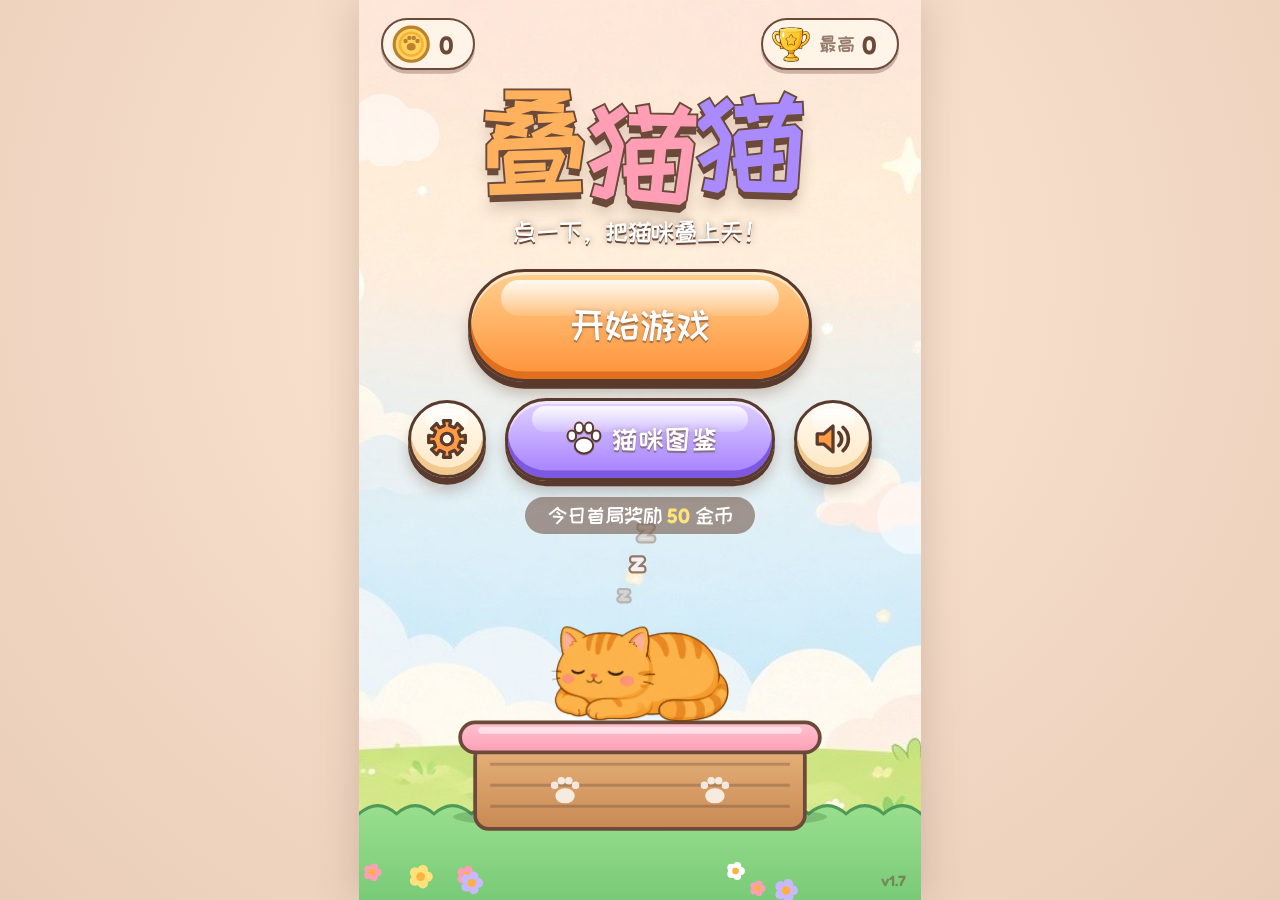
<file: v1.7/index.html>
<!DOCTYPE html>
<html lang="zh-CN">
<head>
<meta charset="utf-8">
<meta name="viewport" content="width=device-width,initial-scale=1,maximum-scale=1,user-scalable=no,viewport-fit=cover">
<meta name="format-detection" content="telephone=no">
<meta name="apple-mobile-web-app-capable" content="yes">
<meta name="mobile-web-app-capable" content="yes">
<meta name="theme-color" content="#FFE9D6">
<meta name="screen-orientation" content="portrait">
<meta name="x5-orientation" content="portrait">
<meta name="description" content="叠猫猫：点一下放下一只猫，把猫叠得越高越好！">
<title>叠猫猫</title>
<link rel="icon" type="image/png" href="assets/ui/app_icon_512.png">
<link rel="apple-touch-icon" href="assets/ui/app_icon_512.png">
<link rel="stylesheet" href="css/style.css">
</head>
<body>
<div id="app">
  <canvas id="stage"></canvas>

  <!-- 加载页 -->
  <section id="loading" class="screen active">
    <div class="load-box">
      <div class="load-cat"><img src="assets/ui/app_icon_512.png" alt="" onerror="this.style.display='none'"></div>
      <div class="load-title">叠猫猫</div>
      <div class="load-bar"><i id="loadFill"></i></div>
      <div class="load-tip" id="loadTip">猫咪正在伸懒腰…</div>
    </div>
  </section>

  <!-- 开始页 -->
  <section id="start" class="screen">
    <div class="ver-tag" id="verTag">v1.7</div>
    <div class="topbar safe-top">
      <div class="pill"><span class="ico ico-coin" data-ico="coin"></span><b class="roll" id="startCoins">0</b></div>
      <div class="pill"><span class="ico" data-ico="trophy"></span><span class="pill-label">最高</span><b id="startBest">0</b></div>
    </div>
    <div class="title-wrap">
      <h1 class="logo" id="logo"><span>叠</span><span>猫</span><span>猫</span></h1>
      <p class="subtitle">点一下，把猫咪叠上天！</p>
    </div>
    <div class="challenge-banner hidden" id="challengeBanner">
      <div class="cb-title">好友向你发起挑战！</div>
      <div class="cb-sub" id="challengeText"></div>
    </div>
    <div class="start-actions">
      <button class="btn btn-main btn-orange" id="btnPlay"><span id="btnPlayText">开始游戏</span></button>
      <div class="row menu-row">
        <button class="btn btn-round" id="btnSettings" aria-label="设置"><span class="ico" data-ico="settings"></span></button>
        <button class="btn btn-sub btn-purple" id="btnGallery"><span class="ico" data-ico="gallery"></span><span>猫咪图鉴</span></button>
        <button class="btn btn-round" id="btnSound" aria-label="声音"><span class="ico" data-ico="sound"></span></button>
        <button class="btn btn-round hidden" id="btnRank" aria-label="排行榜"><span class="ico" data-ico="rank"></span></button>
      </div>
      <div class="daily-tip hidden" id="dailyTip">今日首局奖励 <b>50</b> 金币</div>
    </div>
  </section>

  <!-- 游戏页 HUD -->
  <section id="game" class="screen hud">
    <div class="hud-top safe-top">
      <div class="hud-score">
        <div class="hud-height"><b id="hudHeight">0</b><small>米</small></div>
        <div class="hud-sub">得分 <b id="hudScore">0</b></div>
        <div class="hud-challenge hidden" id="hudChallenge"></div>
      </div>
      <div class="hud-next">
        <div class="next-label">下一只</div>
        <canvas id="nextCanvas" width="160" height="120"></canvas>
        <div class="hud-wind hidden" id="hudWind"><span>风</span><span class="wind-arrows" id="windArrow"></span></div>
      </div>
    </div>
    <div class="hud-tip" id="hudTip">点击屏幕，放下猫咪</div>
    <div class="hud-bottom safe-bottom">
      <button class="btn btn-round" id="btnPause" aria-label="暂停"><span class="ico" data-ico="pause"></span></button>
      <button class="btn btn-swap btn-purple" id="btnSwap"><span class="ico ad-badge" data-ico="ad"></span><span class="swap-text"><b>换猫</b><small id="swapLeft">剩 2 次</small></span></button>
    </div>
    <div class="wind-pop hidden" id="windPop"><span class="ico wind-gust" data-ico="gust"></span><div class="wp-text">起风了！</div><div class="wp-sub">风会把下落的猫往这边吹 <span class="ico wind-dir" id="windPopArrow" data-ico="windarrow"></span></div></div>
    <div class="milestone hidden" id="milestone"><div class="ms-num" id="msNum">10 米！</div><div class="ms-sub" id="msSub">进入屋顶区</div></div>
  </section>

  <!-- 结算页 -->
  <section id="result" class="screen">
    <div class="panel result-panel">
      <div class="record-ribbon hidden" id="recordRibbon"><span class="ico" data-ico="trophy"></span>新纪录！</div>
      <div class="result-title" id="resultTitle">猫塔倒啦～</div>
      <canvas id="towerThumb" width="400" height="320"></canvas>
      <div class="result-stats">
        <div class="stat"><small>本局高度</small><b><span id="resHeight">0</span><i>米</i></b></div>
        <div class="stat"><small>得分</small><b id="resScore">0</b></div>
        <div class="stat"><small>最高分</small><b id="resBest">0</b></div>
      </div>
      <div class="challenge-result hidden" id="challengeResult"></div>
      <div class="res-ach hidden" id="resAch"></div>
      <div class="coins-row">
        <span class="ico ico-coin" data-ico="coin"></span><span>获得金币</span><b class="roll coins-num">+<span id="resCoins">0</span><em class="coin-float" id="coinFloat"></em></b>
        <small id="resDaily" class="hidden">含每日首局 +50（不参与双倍）</small>
      </div>
      <button class="btn btn-main btn-purple btn-ad" id="btnDouble"><span class="ico ad-badge" data-ico="ad"></span><span id="btnDoubleText">看广告领取双倍</span></button>
      <div class="row result-row">
        <button class="btn btn-round" id="btnHome" aria-label="首页"><span class="ico" data-ico="home"></span></button>
        <button class="btn btn-main btn-orange btn-again" id="btnAgain"><span class="ico" data-ico="restart"></span><span>再来一局</span></button>
        <button class="btn btn-round" id="btnShare" aria-label="分享"><span class="ico" data-ico="share"></span></button>
        <button class="btn btn-round hidden" id="btnRankRes" aria-label="排行榜"><span class="ico" data-ico="rank"></span></button>
      </div>
      <div class="seed-line">挑战码 <b id="resSeed">-</b></div>
    </div>
  </section>

  <!-- 图鉴 -->
  <section id="gallery" class="screen">
    <div class="gallery-head safe-top">
      <button class="btn btn-round" id="btnGalleryBack" aria-label="返回"><span class="ico" data-ico="home"></span></button>
      <h2>猫咪图鉴</h2>
      <div class="pill"><span class="ico ico-coin" data-ico="coin"></span><b id="galleryCoins">0</b></div>
    </div>
    <div class="tabs">
      <button class="tab active" data-tab="skins">配件</button>
      <button class="tab" data-tab="cats">猫咪</button>
      <button class="tab" data-tab="ach">成就</button>
    </div>
    <div class="gallery-body">
      <div class="grid" id="skinGrid"></div>
      <div class="grid hidden" id="catGrid"></div>
      <div class="ach-view hidden" id="achView">
        <div class="ach-head"><span id="achCount">已解锁 0 / 10</span><button class="btn btn-sub btn-purple hidden" id="btnPlatformAch"><span>TapTap 成就</span></button></div>
        <div class="grid ach-grid" id="achGrid"></div>
      </div>
    </div>
    <div class="gallery-tip">选中的配件会戴在之后放下的每一只猫身上</div>
  </section>

  <!-- 弹窗 -->
  <div class="modal" id="pauseModal">
    <div class="panel modal-panel">
      <div class="modal-title">暂停一下</div>
      <button class="btn btn-main btn-orange" id="btnResume"><span class="ico" data-ico="play"></span><span>继续游戏</span></button>
      <button class="btn btn-sub btn-purple" id="btnRestart"><span class="ico" data-ico="restart"></span><span>重新开始</span></button>
      <button class="btn btn-sub btn-plain" id="btnQuit"><span class="ico" data-ico="home"></span><span>回到首页</span></button>
      <div class="toggles" data-toggles></div>
    </div>
  </div>

  <div class="modal" id="reviveModal">
    <div class="panel modal-panel">
      <div class="revive-cat"><span class="ico" data-ico="heart"></span></div>
      <div class="modal-title">猫塔倒啦！</div>
      <div class="revive-score">当前 <b id="reviveHeight">0</b> 米 · 得分 <b id="reviveScore">0</b></div>
      <div class="modal-text">看个广告，把倒下的猫咪捡回来继续叠？<br><small>每局只能复活 1 次</small></div>
      <button class="btn btn-main btn-purple btn-ad" id="btnRevive"><span class="ico ad-badge" data-ico="ad"></span><span id="btnReviveText">看广告复活</span></button>
      <button class="btn btn-sub btn-plain" id="btnGiveUp"><span>不了，去结算</span></button>
    </div>
  </div>

  <div class="modal" id="settingsModal">
    <div class="panel modal-panel">
      <div class="modal-title">设置</div>
      <div class="toggles" data-toggles></div>
      <div class="about">叠猫猫 v<span id="ver"></span><br>字体：站酷快乐体、Fredoka（SIL OFL 1.1）</div>
      <button class="btn btn-sub btn-orange" data-close><span>好的</span></button>
    </div>
  </div>

  <div class="modal" id="shareModal">
    <div class="panel modal-panel share-panel">
      <button class="btn close-x" data-close aria-label="关闭"><span class="ico" data-ico="close"></span></button>
      <div class="modal-title">分享战绩</div>
      <img id="shareImg" alt="分享图">
      <div class="share-tip">长按图片可以保存或发送给好友</div>
      <div class="row share-row">
        <button class="btn btn-sub btn-orange hidden" id="btnNativeShare"><span class="ico" data-ico="share"></span><span>分享</span></button>
        <a class="btn btn-sub btn-purple" id="btnSaveImg" download="叠猫猫战绩.png"><span>保存图片</span></a>
      </div>
      <button class="btn btn-sub btn-plain" id="btnCopyLink"><span>复制挑战链接</span></button>
    </div>
  </div>

  <div class="toast" id="toast"></div>
  <div class="flash" id="flash"></div>
</div>

<noscript>请开启 JavaScript 来玩叠猫猫。</noscript>
<div class="ach-toast" id="achToast" aria-live="polite"><canvas id="achToastBadge" width="192" height="192"></canvas><div class="at-text"><small>成就解锁</small><b id="achToastName">-</b><em id="achToastReward">+0 金币</em></div></div>
<script src="js/vendor/matter.min.js"></script>
<script src="js/config.js"></script>
<script src="js/asset-manifest.js"></script>
<script src="js/expr-sprites.js"></script>
<script src="js/skin-anchors.js"></script>
<script src="js/rng.js"></script>
<script src="js/storage.js"></script>
<script src="js/platform.js"></script>
<script src="js/achievements.js"></script>
<script src="js/audio.js"></script>
<script src="js/ads.js"></script>
<script src="js/assets.js"></script>
<script src="js/game.js"></script>
<script src="js/share.js"></script>
<script src="js/main.js"></script>
</body>
</html>
</file>
<file: css/style.css>
/* 《叠猫猫》界面样式。1rem = 100 设计像素（设计宽 750），由 main.js 按屏幕宽度设置。 */
@font-face {
  font-family: "CatNum";
  src: url("../fonts/fredoka-num.woff2") format("woff2");
  unicode-range: U+0020-007E, U+00D7, U+2190, U+2192;
  font-display: swap;
}
@font-face {
  font-family: "ZCOOL KuaiLe";
  src: url("../fonts/zcool-kuaile-subset.woff2") format("woff2");
  font-display: swap;
}
:root {
  --font: "CatNum", "ZCOOL KuaiLe", "PingFang SC", "Hiragino Maru Gothic ProN", "Yuanti SC", "Microsoft YaHei", sans-serif;
  --brown: #6B4A3A; --cream: #FFF6E9; --pink: #FF9EB5; --peach: #FFC48C; --mint: #9EE6CF; --sky: #9FD4FF; --lav: #C7B8FF;
  --orange: #FFA552; --purple: #B59BFF;
  --ease-pop: cubic-bezier(.34, 1.56, .64, 1);
}
* { box-sizing: border-box; -webkit-tap-highlight-color: transparent; }
html, body { margin: 0; height: 100%; overflow: hidden; background: #F3E3D3; overscroll-behavior: none; }
body {
  display: flex; align-items: center; justify-content: center;
  font-family: var(--font); color: var(--brown);
  -webkit-user-select: none; user-select: none; -webkit-touch-callout: none; touch-action: none;
  background: radial-gradient(circle at 50% 30%, #FFE9D6, #E9CDB8);
}
#app { position: relative; overflow: hidden; background: #BFE6FF; box-shadow: 0 0 40px rgba(107,74,58,.25); }
#stage { position: absolute; inset: 0; display: block; touch-action: none; }
.hidden { display: none !important; }
b { font-weight: normal; }

/* ---------- 屏幕切换：0.25s 淡入 + 轻微滑动 ---------- */
.screen { position: absolute; inset: 0; display: flex; flex-direction: column; align-items: center; opacity: 0; visibility: hidden; pointer-events: none; transform: translateY(.3rem) scale(.985); transition: opacity .25s ease, transform .25s ease, visibility 0s linear .25s; }
.screen.active { opacity: 1; visibility: visible; pointer-events: auto; transform: none; transition: opacity .25s ease, transform .25s ease, visibility 0s; }
.screen.hud { pointer-events: none; }
.screen.hud.active .btn { pointer-events: auto; }
.safe-top { padding-top: calc(env(safe-area-inset-top, 0px) + .24rem); }
.safe-bottom { padding-bottom: calc(env(safe-area-inset-bottom, 0px) + .34rem); }

/* ---------- 加载页 ---------- */
#loading { background: linear-gradient(#FFE6EE, #FFF3E0); justify-content: center; z-index: 50; }
.load-box { display: flex; flex-direction: column; align-items: center; }
.load-cat { width: 2.6rem; height: 2.6rem; border-radius: .6rem; overflow: hidden; box-shadow: 0 .12rem .3rem rgba(107,74,58,.25); animation: breathe 1.6s ease-in-out infinite; background: #fff; }
.load-cat img { width: 100%; height: 100%; display: block; }
.load-title { font-size: .8rem; margin: .3rem 0 .4rem; color: #FF8C5A; text-shadow: 0 .04rem 0 #fff, 0 .08rem 0 rgba(107,74,58,.2); }
.load-bar { width: 4.4rem; height: .3rem; border-radius: .2rem; background: #fff; border: .04rem solid var(--brown); overflow: hidden; }
.load-bar i { display: block; height: 100%; width: 5%; background: linear-gradient(90deg, var(--pink), var(--peach)); border-radius: .2rem; transition: width .2s; }
.load-tip { margin-top: .24rem; font-size: .28rem; opacity: .75; }
@keyframes breathe { 50% { transform: scale(1.05, .96); } }

/* ---------- 通用按钮：按下缩放回弹 ---------- */
.btn { position: relative; border: 0; padding: 0; margin: 0; font-family: var(--font); color: #fff; cursor: pointer; display: inline-flex; align-items: center; justify-content: center; gap: .1rem; outline: none; transition: transform .22s var(--ease-pop), filter .2s, opacity .2s; text-decoration: none; background: none; }
.btn:active:not(:disabled) { transform: scale(.9); transition-duration: .06s; }
.btn:disabled { filter: grayscale(.85) brightness(1.05); opacity: .65; cursor: default; }
.btn span { pointer-events: none; }
.btn-main, .btn-sub, .btn-swap, .btn-card { text-shadow: 0 .03rem 0 rgba(107,74,58,.55), 0 0 .06rem rgba(107,74,58,.35); letter-spacing: .02rem; }
.btn-main { width: 4.6rem; height: 1.6rem; font-size: .5rem; border-radius: .8rem; }
.btn-sub { width: 3.6rem; height: 1.1rem; font-size: .36rem; border-radius: .55rem; }
.btn-orange { background: linear-gradient(#FFC07A, #FF9A4A); box-shadow: inset 0 -.08rem 0 rgba(180,90,30,.35), inset 0 .06rem 0 rgba(255,255,255,.5), 0 .08rem 0 var(--brown), 0 .14rem .2rem rgba(107,74,58,.25); border: .04rem solid var(--brown); }
.btn-purple { background: linear-gradient(#D8C8FF, #A98BFF); box-shadow: inset 0 -.08rem 0 rgba(90,60,170,.3), inset 0 .06rem 0 rgba(255,255,255,.5), 0 .08rem 0 var(--brown), 0 .14rem .2rem rgba(107,74,58,.25); border: .04rem solid var(--brown); }
.btn-plain { background: #FFF6E9; color: var(--brown); text-shadow: none; border: .04rem solid var(--brown); box-shadow: 0 .06rem 0 var(--brown); }
/* 美术底板（assets/ui/btn_orange.png / btn_purple.png）：文字由代码叠加 */
.art-orange .btn-orange { background: var(--btn-orange) center / 100% 100% no-repeat; border: 0; box-shadow: none; filter: drop-shadow(0 .08rem .08rem rgba(107,74,58,.25)); }
.art-purple .btn-purple { background: var(--btn-purple) center / 100% 100% no-repeat; border: 0; box-shadow: none; filter: drop-shadow(0 .08rem .08rem rgba(107,74,58,.25)); }
.art-orange .btn-orange:disabled, .art-purple .btn-purple:disabled { filter: grayscale(.85) brightness(1.05); }
.art-orange .btn-main.btn-orange, .art-purple .btn-main.btn-purple { width: 4.4rem; height: 1.66rem; }
.art-orange .btn-sub.btn-orange, .art-purple .btn-sub.btn-purple { width: 3.3rem; height: 1.24rem; }
.btn-round { width: 1.2rem; height: 1.24rem; border-radius: 50%; filter: drop-shadow(0 .06rem .06rem rgba(107,74,58,.3)); }
.btn-round .ico { width: 100%; height: 100%; }
.btn-round.off::after { content: ""; position: absolute; left: 18%; right: 18%; top: 48%; height: .1rem; background: #FF6F6F; border-radius: .06rem; transform: rotate(-40deg); box-shadow: 0 0 0 .03rem var(--brown); }
.ico { display: inline-flex; width: .56rem; height: .56rem; align-items: center; justify-content: center; flex: none; }
.ico img, .ico svg { width: 100%; height: 100%; object-fit: contain; display: block; }
.ad-badge { width: .7rem; height: .7rem; }
.row { display: flex; gap: .3rem; align-items: center; justify-content: center; }

/* ---------- 顶部信息条 ---------- */
.topbar { width: 100%; display: flex; justify-content: space-between; padding-left: .3rem; padding-right: .3rem; }
.pill { display: inline-flex; align-items: center; gap: .1rem; height: .7rem; padding: 0 .26rem 0 .1rem; border-radius: .35rem; background: rgba(255,246,233,.9); border: .04rem solid var(--brown); font-size: .34rem; box-shadow: 0 .05rem 0 rgba(107,74,58,.35); }
.pill .ico { width: .54rem; height: .54rem; }
.pill-label { font-size: .26rem; opacity: .7; }

/* ---------- 开始页 ---------- */
.title-wrap { margin-top: .5rem; text-align: center; }
.logo { margin: 0; font-size: 1.9rem; font-weight: normal; line-height: 1; letter-spacing: -.04rem; display: flex; justify-content: center; }
.logo span { display: inline-block; color: #FFB15E; -webkit-text-stroke: .05rem var(--brown); paint-order: stroke fill; text-shadow: 0 .1rem 0 var(--brown), 0 .18rem .2rem rgba(107,74,58,.3); animation: logoBob 2.4s ease-in-out infinite; }
.logo span:nth-child(2) { color: #FF9EB5; animation-delay: .2s; transform: translateY(.12rem) rotate(4deg); }
.logo span:nth-child(3) { color: #A98BFF; animation-delay: .4s; }
.logo.has-img img { width: 6.4rem; display: block; }
@keyframes logoBob { 0%, 100% { transform: translateY(0) rotate(-3deg); } 50% { transform: translateY(-.14rem) rotate(3deg); } }
.subtitle { margin: .28rem 0 0; font-size: .34rem; color: #fff; text-shadow: 0 .03rem 0 var(--brown), 0 0 .08rem rgba(107,74,58,.5); }
.start-actions { margin-top: .5rem; display: flex; flex-direction: column; gap: .3rem; align-items: center; }
.start-actions .btn-main { animation: pulse 1.8s ease-in-out infinite; }
.start-actions .btn-main:active { animation: none; }
@keyframes pulse { 50% { transform: scale(1.05); } }
.menu-row { gap: .26rem; }
.menu-row .btn-round { width: 1.04rem; height: 1.08rem; }
.short .title-wrap { margin-top: .16rem; }
.short .logo { font-size: 1.6rem; }
.short .subtitle { margin-top: .18rem; }
.short .start-actions { margin-top: .3rem; gap: .22rem; }
.short .challenge-banner { margin-top: .2rem; padding: .12rem .3rem; }
.challenge-banner { margin-top: .36rem; padding: .2rem .4rem; border-radius: .3rem; background: rgba(255,246,233,.94); border: .04rem dashed #FF8FAB; text-align: center; max-width: 6.4rem; }
.cb-title { font-size: .36rem; color: #FF6F91; }
.cb-sub { font-size: .26rem; margin-top: .06rem; }
.daily-tip { font-size: .28rem; color: #fff; background: rgba(107,74,58,.55); padding: .08rem .3rem; border-radius: .3rem; }
.daily-tip b { color: #FFE27A; }

/* ---------- 游戏 HUD ---------- */
.hud-top { width: 100%; display: flex; justify-content: space-between; align-items: flex-start; padding-left: .3rem; padding-right: .3rem; }
.hud-score { display: flex; flex-direction: column; align-items: flex-start; }
.hud-height { display: inline-flex; align-items: baseline; gap: .12rem; white-space: nowrap; font-size: 1.1rem; line-height: 1; color: #fff; -webkit-text-stroke: .04rem var(--brown); paint-order: stroke fill; text-shadow: 0 .07rem 0 var(--brown); }
/* 数字和「米」分开排版（flex + gap），不管几位数、字体有没有加载完都不会重叠 */
.hud-height b { display: inline-block; padding: 0 .04rem; font-variant-numeric: tabular-nums; }
.hud-height small { display: inline-block; flex: none; font-size: .4rem; }
.hud-sub { margin-top: .1rem; font-size: .3rem; padding: .04rem .2rem; border-radius: .3rem; background: rgba(255,246,233,.9); border: .03rem solid var(--brown); }
.hud-sub b { color: #FF8C3A; }
.hud-challenge { margin-top: .08rem; font-size: .26rem; color: #fff; background: #FF8FAB; padding: .02rem .18rem; border-radius: .3rem; border: .03rem solid var(--brown); }
.hud-next { width: 1.9rem; display: flex; flex-direction: column; align-items: center; padding: .08rem .1rem .1rem; border-radius: .3rem; background: rgba(255,246,233,.88); border: .04rem solid var(--brown); box-shadow: 0 .05rem 0 rgba(107,74,58,.35); }
.next-label { font-size: .24rem; opacity: .75; }
#nextCanvas { width: 1.6rem; height: 1.2rem; }
.hud-wind { display: flex; align-items: center; gap: .06rem; font-size: .26rem; color: #4A78A8; }
.wind-arrows { display: inline-flex; gap: .02rem; }
.wind-arrows img, .wind-arrows svg, .wind-arrows i { width: .34rem; height: .28rem; object-fit: contain; display: block; font-style: normal; }
.wind-arrows.left, .wind-dir.left { transform: scaleX(-1); }
.wind-pop { position: absolute; top: 40%; left: 0; right: 0; display: flex; flex-direction: column; align-items: center; pointer-events: none; opacity: 0; }
.wind-pop.go { animation: ms 2.2s ease forwards; }
.wind-gust { width: 1.6rem; height: 1.3rem; }
.wp-text { font-size: .8rem; color: #fff; -webkit-text-stroke: .04rem var(--brown); paint-order: stroke fill; text-shadow: 0 .06rem 0 var(--brown); }
.wp-sub { display: flex; align-items: center; gap: .08rem; font-size: .3rem; color: #fff; text-shadow: 0 .03rem 0 var(--brown), 0 0 .08rem rgba(107,74,58,.6); }
.wind-dir { width: .5rem; height: .4rem; }
.hud-tip { position: absolute; top: 48%; left: 0; right: 0; text-align: center; font-size: .4rem; color: #fff; text-shadow: 0 .04rem 0 var(--brown), 0 0 .1rem rgba(107,74,58,.5); opacity: 0; transition: opacity .3s; }
.hud-tip.show { opacity: 1; animation: tipBob 1.2s ease-in-out infinite; }
@keyframes tipBob { 50% { transform: translateY(-.12rem); } }
.hud-bottom { position: absolute; left: 0; right: 0; bottom: 0; display: flex; justify-content: space-between; align-items: flex-end; padding-left: .3rem; padding-right: .3rem; }
.btn-swap { height: 1.04rem; padding: 0 .3rem 0 .14rem; border-radius: .52rem; font-size: .34rem; width: auto; }
.art-purple .btn-swap.btn-purple { width: 2.8rem; height: 1.06rem; padding: 0 .2rem 0 .1rem; }
.swap-text { display: flex; flex-direction: column; line-height: 1.05; align-items: flex-start; }
.swap-text small { font-size: .22rem; }
.btn-swap.is-disabled { filter: grayscale(.85) brightness(1.05); opacity: .7; }
.btn-swap.is-disabled:active { transform: scale(.96); }
.bump { animation: bump .3s var(--ease-pop); }
@keyframes bump { 0% { transform: scale(1); } 40% { transform: scale(1.18); } 100% { transform: scale(1); } }
.milestone { position: absolute; top: 34%; left: 0; right: 0; text-align: center; pointer-events: none; opacity: 0; }
.milestone.go { animation: ms 1.8s ease forwards; }
.ms-num { font-size: 1.2rem; color: #FFE27A; -webkit-text-stroke: .05rem var(--brown); paint-order: stroke fill; text-shadow: 0 .08rem 0 var(--brown); }
.ms-sub { font-size: .4rem; color: #fff; text-shadow: 0 .04rem 0 var(--brown); }
@keyframes ms { 0% { opacity: 0; transform: scale(.4); } 15% { opacity: 1; transform: scale(1.15); } 25% { transform: scale(1); } 80% { opacity: 1; } 100% { opacity: 0; transform: translateY(-.6rem); } }
.flash { position: absolute; inset: 0; background: #fff; opacity: 0; pointer-events: none; }
.flash.go { animation: flash .5s ease; }
@keyframes flash { 20% { opacity: .5; } 100% { opacity: 0; } }

/* ---------- 面板 / 弹窗 ---------- */
.panel { background: #FFF6E9; border: .05rem solid var(--brown); border-radius: .5rem; box-shadow: 0 .1rem 0 var(--brown), 0 .2rem .4rem rgba(107,74,58,.3); }
.art-panel .panel { border: 0; box-shadow: none; background: none; border-style: solid; border-width: .5rem; border-image: var(--panel) 64 fill / .5rem stretch; }
.modal { position: absolute; inset: 0; z-index: 30; display: flex; align-items: center; justify-content: center; background: rgba(60,40,30,.45); opacity: 0; visibility: hidden; transition: opacity .22s, visibility 0s linear .22s; }
.modal.show { opacity: 1; visibility: visible; transition: opacity .22s, visibility 0s; }
.modal-panel { width: 6rem; padding: .5rem .4rem .45rem; display: flex; flex-direction: column; align-items: center; gap: .26rem; transform: scale(.85); transition: transform .25s var(--ease-pop); }
.modal.show .modal-panel { transform: scale(1); }
.modal-title { font-size: .56rem; color: #FF8C5A; text-shadow: 0 .04rem 0 rgba(107,74,58,.15); }
.modal-text { font-size: .32rem; text-align: center; line-height: 1.5; }
.modal-text small { font-size: .24rem; opacity: .7; }
.revive-score { font-size: .34rem; padding: .08rem .3rem; border-radius: .3rem; background: #FFE9D6; }
.revive-score b { color: #FF8C3A; font-size: .44rem; }
.coins-row { position: relative; flex-wrap: wrap; justify-content: center; }
.coins-row > span:not(.ico) { white-space: nowrap; }
.coins-row small { flex-basis: 100%; text-align: center; white-space: nowrap; }
.coins-num { position: relative; }
.coin-float { position: absolute; left: 100%; margin-left: .08rem; top: -.15rem; white-space: nowrap; font-style: normal; font-size: .4rem; color: #E89A2C; opacity: 0; pointer-events: none; }
.coin-float.go { animation: coinUp 1.2s ease forwards; }
@keyframes coinUp { 0% { opacity: 0; transform: translateY(.2rem) scale(.6); } 20% { opacity: 1; transform: scale(1.15); } 100% { opacity: 0; transform: translateY(-.7rem); } }
.revive-cat .ico { width: 1.2rem; height: 1.2rem; animation: breathe 1s ease-in-out infinite; }
.toggles { width: 100%; display: flex; flex-direction: column; gap: .14rem; }
.toggle { display: flex; align-items: center; justify-content: space-between; font-size: .34rem; padding: .14rem .26rem; border-radius: .26rem; background: #fff; border: .03rem solid rgba(107,74,58,.25); cursor: pointer; }
.toggle input { display: none; }
.toggle i { position: relative; width: 1rem; height: .54rem; border-radius: .27rem; background: #D9CFC7; border: .03rem solid var(--brown); transition: background .2s; }
.toggle i::after { content: ""; position: absolute; top: .04rem; left: .04rem; width: .4rem; height: .4rem; border-radius: 50%; background: #fff; border: .03rem solid var(--brown); transition: transform .22s var(--ease-pop); }
.toggle input:checked + i { background: var(--mint); }
.toggle input:checked + i::after { transform: translateX(.44rem); }
.about { font-size: .24rem; text-align: center; opacity: .65; line-height: 1.6; }
.close-x { position: absolute; right: -.2rem; top: -.2rem; width: .9rem; height: .9rem; }
.close-x .ico { width: 100%; height: 100%; }
.share-panel { width: 6.5rem; position: relative; }
#shareImg { width: 3.6rem; height: 6.4rem; border-radius: .2rem; border: .04rem solid var(--brown); background: #fff; object-fit: cover; -webkit-touch-callout: default; user-select: auto; pointer-events: auto; }
.share-tip { font-size: .24rem; opacity: .7; }
.share-row .btn-sub { width: 2.7rem; }

/* ---------- 结算页 ---------- */
#result { justify-content: center; background: rgba(60,40,30,.25); }
.result-panel { position: relative; width: 6.6rem; padding: .5rem .4rem .34rem; display: flex; flex-direction: column; align-items: center; gap: .2rem; }
#result.active .result-panel { animation: popIn .4s var(--ease-pop); }
@keyframes popIn { from { transform: scale(.7); opacity: 0; } to { transform: none; opacity: 1; } }
.result-title { font-size: .62rem; color: #FF8C5A; }
.record-ribbon { position: absolute; top: -.46rem; display: flex; align-items: center; gap: .1rem; padding: .1rem .5rem; font-size: .44rem; color: #fff; background: linear-gradient(#FF9EB5, #FF7A9C); border: .05rem solid var(--brown); border-radius: .4rem; box-shadow: 0 .06rem 0 var(--brown); animation: ribbon 1s ease-in-out infinite; }
.record-ribbon .ico { width: .66rem; height: .66rem; }
@keyframes ribbon { 50% { transform: scale(1.06) rotate(-2deg); } }
#towerThumb { width: 4rem; height: 3.2rem; border-radius: .3rem; background: linear-gradient(#DFF1FF, #FFF3E6); border: .04rem solid rgba(107,74,58,.25); }
.result-stats { width: 100%; display: flex; justify-content: space-around; }
.stat { display: flex; flex-direction: column; align-items: center; }
.stat small { font-size: .24rem; opacity: .7; }
.stat b { font-size: .6rem; color: var(--brown); line-height: 1.1; }
.stat b i { font-style: normal; font-size: .28rem; margin-left: .04rem; }
.challenge-result { font-size: .3rem; padding: .08rem .3rem; border-radius: .3rem; }
.challenge-result.win { background: var(--mint); }
.challenge-result.lose { background: #FFE0E8; }
.coins-row { display: flex; align-items: center; gap: .1rem; font-size: .32rem; }
.coins-row b { font-size: .5rem; color: #E89A2C; }
.coins-row small { font-size: .22rem; opacity: .7; }
.btn-ad { gap: .14rem; font-size: .4rem; }
.result-row { width: 100%; justify-content: space-between; }
.btn-again { width: 3.4rem; height: 1.3rem; font-size: .42rem; }
.art-orange .btn-main.btn-again { width: 3.4rem; height: 1.28rem; }
.btn-again .ico { width: .5rem; height: .5rem; }
.btn-again .restart-img { display: none; }
.seed-line { font-size: .24rem; opacity: .6; }
.seed-line b { letter-spacing: .03rem; }

/* ---------- 图鉴 ---------- */
#gallery { background: linear-gradient(rgba(255,240,230,.92), rgba(255,246,233,.97)); }
.gallery-head { width: 100%; display: flex; align-items: center; justify-content: space-between; padding-left: .3rem; padding-right: .3rem; }
.gallery-head h2 { margin: 0; font-weight: normal; font-size: .56rem; color: #FF8C5A; }
.gallery-head .btn-round { width: .96rem; height: 1rem; }
.tabs { display: flex; gap: .2rem; margin: .26rem 0 .16rem; padding: .08rem; background: #F3E1D3; border-radius: .4rem; }
.tab { border: 0; font-family: var(--font); font-size: .34rem; color: var(--brown); background: none; padding: .12rem .56rem; border-radius: .32rem; cursor: pointer; transition: background .2s, transform .2s var(--ease-pop); }
.tab.active { background: #fff; box-shadow: 0 .04rem 0 rgba(107,74,58,.3); }
.tab:active { transform: scale(.92); }
.gallery-body { flex: 1; width: 100%; overflow-y: auto; -webkit-overflow-scrolling: touch; touch-action: pan-y; padding: .1rem .3rem .3rem; }
.grid { display: grid; grid-template-columns: 1fr 1fr; gap: .24rem; }
.card { position: relative; background: #fff; border: .04rem solid rgba(107,74,58,.35); border-radius: .32rem; padding: .14rem .14rem .2rem; display: flex; flex-direction: column; align-items: center; gap: .08rem; box-shadow: 0 .05rem 0 rgba(107,74,58,.2); }
.card.using { border-color: #FF8C5A; box-shadow: 0 0 0 .05rem #FFC48C, 0 .05rem 0 rgba(107,74,58,.2); }
.card canvas { width: 2.6rem; height: 2rem; border-radius: .22rem; background: linear-gradient(#E9F5FF, #FFF3E6); }
.card.locked canvas { opacity: .8; }
.card-name { font-size: .32rem; }
.card-name em { font-style: normal; font-size: .22rem; color: #fff; background: var(--lav); padding: .01rem .1rem; border-radius: .2rem; vertical-align: middle; }
.card-desc { font-size: .22rem; opacity: .7; text-align: center; min-height: .6rem; }
.btn-card { width: 2.2rem; height: .76rem; font-size: .3rem; border-radius: .38rem; }
.art-orange .btn-card.btn-orange, .art-purple .btn-card.btn-purple { width: 2.2rem; height: .82rem; }
.btn-card .ico { width: .42rem; height: .42rem; }
.btn-card.poor { opacity: .7; }
.cat-card.unseen .card-name { opacity: .6; }
.gallery-tip { font-size: .24rem; opacity: .6; padding: .1rem 0 calc(env(safe-area-inset-bottom, 0px) + .2rem); }

/* ---------- 提示 / 彩带 / 模拟广告 ---------- */
.toast { position: absolute; left: 50%; top: auto; bottom: calc(env(safe-area-inset-bottom, 0px) + 1.9rem); z-index: 60; transform: translate(-50%, .3rem); opacity: 0; white-space: nowrap; max-width: 7rem; overflow: hidden; text-overflow: ellipsis; padding: .18rem .4rem; font-size: .3rem; color: #fff; background: rgba(80,55,45,.88); border-radius: .4rem; pointer-events: none; transition: opacity .2s, transform .25s var(--ease-pop); text-align: center; }
.toast.show { opacity: 1; transform: translate(-50%, 0); }
.confetti { position: absolute; inset: 0; pointer-events: none; z-index: 40; overflow: hidden; }
.confetti i { position: absolute; top: -.3rem; width: .16rem; height: .26rem; border-radius: .04rem; animation: fall linear forwards; }
@keyframes fall { to { top: 105%; transform: rotate(720deg) translateX(.6rem); } }
.mock-ad { position: fixed; inset: 0; z-index: 1000; display: flex; align-items: center; justify-content: center; background: rgba(20,14,30,.82); opacity: 0; transition: opacity .2s; font-family: var(--font); }
.mock-ad.show { opacity: 1; }
.mock-ad-box { width: min(80vw, 340px); padding: 24px; border-radius: 22px; background: linear-gradient(#2E2A6B, #6A4FA8); color: #fff; text-align: center; box-shadow: 0 10px 40px rgba(0,0,0,.4); }
.mock-ad-tag { display: inline-block; font-size: 12px; padding: 2px 10px; border-radius: 10px; background: rgba(255,255,255,.2); }
.mock-ad-cat { font-size: 64px; margin: 14px 0 6px; animation: breathe 1s ease-in-out infinite; }
.mock-ad-title { font-size: 20px; }
.mock-ad-sub { font-size: 14px; opacity: .8; margin-top: 6px; }
.mock-ad-count { margin-top: 16px; font-size: 15px; color: #FFE27A; }
.mock-ad-count span { font-size: 22px; }

/* 版本号角标（开始页右下角，不挡操作） */
.ver-tag { position: absolute; right: .2rem; bottom: calc(env(safe-area-inset-bottom, 0px) + .14rem); z-index: 2; font-size: .2rem; color: rgba(107,74,58,.55); pointer-events: none; font-family: var(--font); }

/* v1.2 按钮排版：图标 + 文字作为一个整体居中；图标不缩、完整在胶囊里；文字不换行（放不下由 main.js fitButton 缩字号） */
.btn > span:not(.ico) { white-space: nowrap; }
.btn-main > span:not(.ico):last-child, .btn-sub > span:not(.ico):last-child, .btn-card > span:not(.ico):last-child { margin-right: -.02rem; }   /* 抵掉 letter-spacing 在最后一个字后面多出来的空白 */
.btn .ico { flex: none; }
.btn-again .ico { display: none; }          /* 「再来一局」不放图标：之前空的图标位把文字挤到右边 */
.btn-ad, .art-purple .btn-main.btn-ad { width: 5.8rem; height: 1.5rem; padding: 0 .38rem; gap: .14rem; font-size: .38rem; box-sizing: border-box; }
.btn-ad .ad-badge { width: .86rem; height: .86rem; }

/* ======================================================================
   v1.3 矢量按钮：全部用 CSS 画（不再用 btn_orange / btn_purple 位图，任何 DPR 下都清晰）
   结构：渐变填充 + 粗深棕描边 + 底部深色唇边（inset）+ 棕色底座（3D 厚度）+ 顶部高光（::before）+ 柔和投影
   按下：压扁（:active）；松手：回弹（.btn-pop 关键帧，由 main.js 在 pointerup 时加上）
   ====================================================================== */
:root { --outline: #5A3A2C; --bw: .05rem; --base: .09rem; }
.btn-orange, .btn-purple, .btn-plain, .btn-round, .close-x {
  --top: #FFD08F; --bot: #FF9238; --lip: #E06F1E; --ico-fill: #FFFFFF; --ico-stroke: var(--outline);
  background: linear-gradient(180deg, var(--top) 0%, var(--bot) 100%);
  border: var(--bw) solid var(--outline);
  box-shadow: inset 0 -.1rem 0 var(--lip), inset 0 .04rem 0 rgba(255,255,255,.55), 0 var(--base) 0 var(--outline), 0 calc(var(--base) + .08rem) .18rem rgba(90,58,44,.28);
  filter: none; box-sizing: border-box; overflow: visible;
}
.btn-purple { --top: #E1D2FF; --bot: #A37DFF; --lip: #7D58E0; }
.btn-plain, .btn-round, .close-x { --top: #FFFBF2; --bot: #FFE7C2; --lip: #F2C98F; --ico-fill: #FF9A45; color: var(--brown); text-shadow: none; }
.btn-orange::before, .btn-purple::before, .btn-plain::before, .btn-round::before, .close-x::before {
  content: ""; position: absolute; left: 9%; right: 9%; top: 7%; height: 34%; border-radius: 999px; pointer-events: none; z-index: 0;
  background: linear-gradient(180deg, rgba(255,255,255,.88), rgba(255,255,255,.12));
}
.btn-round::before, .close-x::before { left: 20%; right: 20%; top: 8%; height: 30%; }
.btn-plain::before { opacity: .7; }
.btn > * { position: relative; z-index: 1; }
.btn-round, .close-x { border-radius: 50%; }
.btn-round .ico, .close-x .ico { width: 64%; height: 64%; }
.btn-round { width: 1.2rem; height: 1.2rem; }
.menu-row .btn-round { width: 1.04rem; height: 1.04rem; }
.gallery-head .btn-round { width: .96rem; height: .96rem; }
.close-x { width: .82rem; height: .82rem; --base: .06rem; }
.btn-sub, .btn-card, .btn-swap { --base: .07rem; --bw: .045rem; }
.btn-card { height: .8rem; }
.btn-main { height: 1.5rem; }
.btn-again { height: 1.28rem; }

/* 按下压扁、松手回弹 */
.btn { transition: transform .26s var(--ease-pop), box-shadow .12s, filter .2s, opacity .2s; }
.btn:active:not(:disabled):not(.is-disabled) { transform: translateY(calc(var(--base) * .7)) scale(1.06, .88); transition-duration: .06s; }
.btn-orange:active:not(:disabled), .btn-purple:active:not(:disabled), .btn-plain:active:not(:disabled), .btn-round:active:not(:disabled), .close-x:active:not(:disabled) {
  box-shadow: inset 0 -.06rem 0 var(--lip), inset 0 .04rem 0 rgba(255,255,255,.55), 0 calc(var(--base) * .3) 0 var(--outline), 0 .06rem .1rem rgba(90,58,44,.25);
}
.btn-pop { animation: btnPop .38s cubic-bezier(.3, .7, .4, 1) !important; }
@keyframes btnPop { 0% { transform: translateY(calc(var(--base) * .7)) scale(1.06, .88); } 40% { transform: translateY(-.03rem) scale(.95, 1.07); } 70% { transform: scale(1.02, .98); } 100% { transform: none; } }

/* 图标：矢量字形，颜色由 --ico-fill / --ico-stroke 决定（橙/紫按钮上是白色，奶油色按钮上是橙色） */
.ico svg { width: 100%; height: 100%; display: block; overflow: visible; }
.btn-orange .ico svg, .btn-purple .ico svg { filter: drop-shadow(0 .02rem 0 rgba(90,58,44,.45)); }
/* 广告按钮：白色圆圈 + 播放三角 */
.btn-ad .ad-badge, .btn-swap .ad-badge { width: .62rem; height: .62rem; }
.btn-ad, .art-purple .btn-main.btn-ad { width: 5.4rem; height: 1.44rem; padding: 0 .44rem; gap: .16rem; }
.btn-swap, .art-purple .btn-swap.btn-purple { width: auto; height: 1.04rem; padding: 0 .3rem 0 .22rem; gap: .12rem; border-radius: .52rem; }
.btn-swap .ad-badge { width: .5rem; height: .5rem; }

/* v1.6 「米」单位：约为数字字高的一半；描边只有 2px（不再跟大数字一样粗）+ 很浅的 1px 投影；和数字同一条底边；间距收紧 */
.hud-height { gap: .05rem; }
.hud-height small { font-size: .47rem; position: relative; top: -1px; -webkit-text-stroke: 2px var(--brown); paint-order: stroke fill; text-shadow: 0 1px 0 var(--brown); letter-spacing: 0; }
.stat b i { font-size: .32rem; margin-left: .05rem; }
</file>
<file: guaiqi-evacuate/css/style.css>
/* 怪奇撤离 — beige/grey facility UI */
:root {
  --bg-deep: #3d3830;
  --glow: #f0c878;
  --glow-soft: #e0b06099;
  --accent: #c47a32;
  --pink: #d4654a;
  --green: #8a9a62;
  --panel: rgba(45, 40, 34, 0.82);
  --panel-border: rgba(200, 175, 120, 0.42);
  --text: #fff8ec;
  --muted: #c8b8a0;
  --common: #9aaa90;
  --rare: #c47a32;
  --epic: #e0b050;
  --legendary: #d4654a;
  --cream: #fff4e0;
}
* { box-sizing: border-box; margin: 0; padding: 0; }
html, body {
  width: 100%; height: 100%; overflow: hidden; background: #2c2820;
  display: flex; align-items: center; justify-content: center;
  color: var(--text);
  font-family: "PingFang SC", "Noto Sans SC", "Microsoft YaHei", system-ui, sans-serif;
  -webkit-tap-highlight-color: transparent; touch-action: none;
  user-select: none; -webkit-user-select: none;
}
#app {
  position: relative;
  /* Letterbox: keep 390×844 even when the window is taller than the design or hits max-width. */
  aspect-ratio: 390 / 844;
  width: min(100vw, 480px, calc(100vh * 390 / 844));
  height: auto;
  max-height: 100vh;
  margin: 0 auto; background: var(--bg-deep);
  overflow: hidden; box-shadow: 0 0 60px rgba(0,0,0,0.55);
}
.screen {
  position: absolute; inset: 0; display: flex; flex-direction: column;
  align-items: center; justify-content: center;
}
.hidden { display: none !important; }

#loading {
  background: #2c2820;
  z-index: 50;
  justify-content: flex-end;
  padding-bottom: 8%;
}
.load-art {
  position: absolute; inset: 0;
  background: url("../assets/splash_loading.jpg") center/cover no-repeat;
  transform: scale(1.02);
}
.load-scrim {
  position: absolute; inset: 0;
  background: linear-gradient(180deg, rgba(40,36,28,0.12) 0%, rgba(40,36,28,0.28) 45%, rgba(36,32,26,0.72) 78%, rgba(32,28,22,0.88) 100%);
}
.load-inner {
  position: relative; z-index: 2; text-align: center; padding: 20px; width: 88%;
}
.logo-img {
  width: 96px; height: 96px; object-fit: contain; border-radius: 22px;
  border: 2px solid rgba(160,150,130,0.5);
  box-shadow: 0 8px 28px rgba(0,0,0,0.5);
  margin: 0 auto 6px; display: block; background: #243028;
}
.logo-img.home-logo { width: 108px; height: 108px; margin-bottom: 2px; }
.evac-logo {
  font-size: 48px; color: var(--glow);
  text-shadow: 0 0 16px var(--glow-soft);
  animation: pulse 1.6s ease-in-out infinite;
}
.evac-logo.big { font-size: 56px; margin-bottom: 4px; }
@keyframes pulse {
  0%, 100% { transform: scale(1); opacity: 1; }
  50% { transform: scale(1.08); opacity: 0.88; }
}
.title-zh {
  font-size: 30px; font-weight: 800; letter-spacing: 0.12em;
  color: #fff8ec;
  text-shadow: 0 2px 0 rgba(0,0,0,0.45), 0 0 12px rgba(100,90,70,0.25);
  margin: 8px 0 4px;
}
.subtitle, .tagline { color: #c8c0a8; font-size: 13px; margin-bottom: 14px; }
.progress-wrap {
  height: 10px; background: rgba(255,255,255,0.12); border-radius: 99px;
  overflow: hidden; margin-bottom: 10px; border: 1px solid rgba(180,160,110,0.35);
}
.progress-bar {
  height: 100%; width: 0%;
  background: linear-gradient(90deg, #6a7a6a, #c4b090); border-radius: 99px;
  transition: width 0.15s ease;
}
.load-text { font-size: 12px; color: #b8b090; }


#home {
  background: #3d3830 url("../assets/home_bg_warm.jpg") center top / cover no-repeat;
  justify-content: flex-start; padding-top: 8px; overflow-y: auto;
}
.home-bg {
  position: absolute; inset: 0; pointer-events: none;
  background:
    linear-gradient(180deg, rgba(45,40,34,0.08) 0%, rgba(45,40,34,0.22) 50%, rgba(40,36,30,0.4) 100%),
    radial-gradient(circle at 20% 70%, rgba(224,160,80,0.16) 0%, transparent 42%),
    radial-gradient(circle at 80% 40%, rgba(240,200,120,0.18) 0%, transparent 38%);
}
.currency-bar {
  position: relative; z-index: 2; display: flex; gap: 10px;
  width: 90%; margin: 10px auto 0; justify-content: flex-end;
}
.cur-chip {
  display: flex; align-items: center; gap: 6px;
  background: var(--panel); border: 1px solid var(--panel-border);
  border-radius: 99px; padding: 6px 12px; font-size: 14px;
}
.cur-ico { width: 22px; height: 22px; object-fit: contain; }
.cur-chip.dia { border-color: rgba(106,154,170,0.55); }
.home-content {
  position: relative; z-index: 1; display: flex; flex-direction: column;
  align-items: center; width: 90%; gap: 8px; padding-bottom: 24px;
}
.daily-gift {
  background: linear-gradient(90deg, rgba(40,32,22,0.82), rgba(55,42,28,0.78));
  border: 1.5px solid rgba(240,190,110,0.75); border-radius: 99px;
  padding: 7px 16px; font-size: 13px; font-weight: 700;
  color: #ffe6a8; text-shadow: 0 1px 2px rgba(0,0,0,0.7);
  animation: pulse 1.8s ease-in-out infinite;
}
.quest-chip {
  width: 100%; font-size: 13px; font-weight: 600; color: #f2e6c8; text-align: center;
  background: rgba(28,24,18,0.72); border-radius: 12px; padding: 9px 10px;
  border: 1px solid rgba(220,180,100,0.45);
  text-shadow: 0 1px 2px rgba(0,0,0,0.65);
}
.quest-chip.ready { border-color: #f0c060; color: #ffe6a8; }
.stats-row { display: flex; gap: 6px; width: 100%; margin: 4px 0 8px; }
.stat-chip {
  flex: 1; background: var(--panel); border: 1px solid var(--panel-border);
  border-radius: 12px; padding: 8px 4px; text-align: center;
}
.stat-chip span { display: block; font-size: 10px; color: var(--muted); margin-bottom: 2px; }
.stat-chip strong { font-size: 14px; color: var(--glow); }

.btn {
  width: 100%; max-width: 300px; padding: 12px 16px;
  border-radius: 14px; font-size: 15px; font-weight: 700; cursor: pointer;
  transition: transform 0.14s cubic-bezier(0.22, 0.9, 0.3, 1), filter 0.14s ease, box-shadow 0.14s ease; font-family: inherit; color: var(--text);
  border: 2.5px solid #3a3428;
  background: linear-gradient(180deg, #a8c070 0%, #7a9a52 55%, #5e7a40 100%);
  box-shadow: inset 0 1px 0 rgba(255,255,240,0.28), 0 4px 14px rgba(0,0,0,0.3);
  text-shadow: 0 1px 0 rgba(0,0,0,0.2);
}
.btn:active { transform: scale(0.97); filter: brightness(0.95); }
.btn.primary, .btn.primary.glow {
  background: linear-gradient(180deg, #c8e090 0%, #9ab860 50%, #6e8e40 100%);
  color: #1a1c14;
  border-color: #3a3428;
  box-shadow: inset 0 1px 0 rgba(255,255,230,0.35), 0 5px 16px rgba(120,160,60,0.25);
}
.btn.secondary {
  background: linear-gradient(180deg, #5a564c 0%, #3e3c36 100%);
  border-color: #c4a860;
  color: #e8e0d0;
  box-shadow: inset 0 1px 0 rgba(255,240,200,0.08), 0 4px 10px rgba(0,0,0,0.35);
}
.btn.ghost {
  background: rgba(30,30,28,0.55);
  border: 2px solid rgba(180,160,110,0.45);
  color: var(--muted); font-weight: 500; font-size: 14px;
  box-shadow: none; text-shadow: none;
}
.btn:disabled { opacity: 0.45; }

/* Play button with facility art */
.btn.btn-play {
  display: flex; align-items: center; justify-content: center; gap: 10px;
  min-height: 52px; padding: 10px 18px;
  background:
    linear-gradient(180deg, rgba(200,224,130,0.95), rgba(120,160,72,0.96)),
    #8aac58;
  background-size: cover;
  color: #1a1c14;
  border: 3px solid #3a3428;
  border-radius: 16px;
}
.btn.btn-play .play-ico {
  width: 28px; height: 28px; object-fit: contain;
  filter: drop-shadow(0 1px 1px rgba(0,0,0,0.35));
}

/* HUD pause — sit under stage line, never cover kills/LV */
.hud-pause {
  position: absolute; top: 36px; right: 10px; z-index: 12;
  width: 40px; height: 40px; padding: 0; margin: 0;
  border: 2px solid #3a3428; border-radius: 10px;
  cursor: pointer; pointer-events: auto;
  background: linear-gradient(180deg, #5a564c 0%, #2e2c28 100%);
  box-shadow: 0 2px 0 #141210, inset 0 1px 0 rgba(240,230,200,0.2);
  display: flex; align-items: center; justify-content: center;
}

.hud-pause .pause-bars {
  display: block; width: 14px; height: 16px;
  background:
    linear-gradient(#f0e8d0,#f0e8d0) left/4px 100% no-repeat,
    linear-gradient(#f0e8d0,#f0e8d0) right/4px 100% no-repeat;
  opacity: 0.95;
}
.hud-pause img { display: none; }
.hud-pause img {
  width: 18px; height: 18px; object-fit: contain;
  filter: brightness(0) invert(0.9);
  opacity: 0.95;
}
.hud .hud-pause { pointer-events: auto; }
.hud-top { padding-right: 48px; } /* HP + kills clear of pause */
.hud-stage { padding-right: 8px; }
.hud-meta { padding-right: 0; }

/* Pause overlay */
#pause-menu .panel {
  text-align: center;
}
#pause-menu .btn { margin-top: 10px; }

/* Facility panel / bars */
.panel.premium-panel, .panel {
  border: 2.5px solid rgba(196,168,96,0.45);
  background: rgba(45,40,34,0.9);
  box-shadow: 0 16px 48px rgba(0,0,0,0.55), inset 0 0 0 1px rgba(40,40,36,0.8);
}
.hp-wrap {
  border: 2px solid rgba(40,40,36,0.9) !important;
  background: rgba(20,20,18,0.7) !important;
  border-radius: 6px !important;
  height: 12px !important;
  box-shadow: inset 0 0 0 1px rgba(180,160,90,0.35);
}
.hp-bar {
  background: linear-gradient(90deg, #c06070, #e0a0a8) !important;
  border-radius: 4px !important;
}
.xp-wrap {
  border: 1px solid rgba(40,40,36,0.8);
  box-shadow: inset 0 0 0 1px rgba(180,160,90,0.25);
  border-radius: 4px !important;
  height: 6px !important;
}
.xp-bar {
  background: linear-gradient(90deg, #6a7a6a, #c4b090) !important;
  border-radius: 3px !important;
}
.char-thumb, .stage-thumb {
  border-radius: 12px !important;
  overflow: hidden;
  background: rgba(20,20,18,0.6) !important;
  border: 1.5px solid rgba(160,150,130,0.4) !important;
}
.char-thumb img, .stage-thumb img {
  object-fit: contain;
  /* avoid circular crop feel */
  border-radius: 0;
}
.hint { font-size: 11px; color: var(--muted); margin-top: 4px; opacity: 0.85; text-align: center; }

.hub-grid {
  display: grid; grid-template-columns: repeat(3, 1fr); gap: 12px;
  width: 100%; max-width: 320px; margin-top: 8px;
}
.hub-btn {
  background: rgba(55,50,42,0.75); border: 1.5px solid rgba(240,200,120,0.38);
  border-radius: 16px; padding: 12px 6px 10px; color: var(--text);
  font-size: 12px; line-height: 1.35; cursor: pointer; font-family: inherit;
  display: flex; flex-direction: column; align-items: center; gap: 6px;
  box-shadow: 0 4px 12px rgba(0,0,0,0.22), inset 0 1px 0 rgba(255,240,200,0.08);
}
.hub-btn img { width: 42px; height: 42px; object-fit: contain; border-radius: 10px; filter: drop-shadow(0 2px 4px rgba(0,0,0,0.3)); }
.hub-btn.hub-gift { border-color: rgba(232,136,154,0.65); box-shadow: 0 0 14px rgba(232,136,154,0.2); }
.hub-btn:active { background: rgba(224,160,80,0.18); }

#game-wrap { background: #1a2218; justify-content: flex-start; }
#game {
  display: block; width: 100%; height: 100%; touch-action: none;
  object-fit: contain;
  object-position: center center;
  image-rendering: auto;
}
.hud {
  position: absolute; top: 0; left: 0; right: 0;
  padding: 10px 12px 0; pointer-events: none; z-index: 5;
}
.hud .hud-pause { pointer-events: auto; }
.hud-stage {
  font-size: 11px; color: var(--accent); text-shadow: 0 1px 3px #000;
  margin-bottom: 4px; font-weight: 600;
}
.hud-top { display: flex; align-items: center; gap: 8px; }
.hp-wrap {
  flex: 1; height: 11px; background: rgba(0,0,0,0.45); border-radius: 99px;
  overflow: hidden; border: 1px solid rgba(196,120,120,0.35);
}
.hp-bar {
  height: 100%; width: 100%;
  background: linear-gradient(90deg, #c06070, #e0a0a8); border-radius: 99px;
  transition: width 0.15s;
}
.hud-meta {
  display: flex; gap: 7px; font-size: 11px; font-weight: 600;
  color: var(--text); text-shadow: 0 1px 3px #000; white-space: nowrap;
}
.xp-wrap {
  margin-top: 5px; height: 5px; background: rgba(0,0,0,0.4);
  border-radius: 99px; overflow: hidden;
}
.xp-bar {
  height: 100%; width: 0%;
  background: linear-gradient(90deg, #6a7a6a, #c4b090); border-radius: 99px;
}
.hud-progress {
  margin-top: 4px; height: 4px; background: rgba(255,255,255,0.08);
  border-radius: 99px; overflow: hidden;
}
.clear-bar {
  height: 100%; width: 0%;
  background: linear-gradient(90deg, #ffb35c, #e2741e); border-radius: 99px;
  transition: width 0.2s;
}
.hud-combo {
  position: absolute; right: 14px; top: 78px;
  font-size: 28px; font-weight: 900; color: var(--glow);
  text-shadow: 0 0 10px #a08040, 0 2px 4px #000;
  animation: pulse 0.4s ease;
}
.hud-shield {
  position: absolute; left: 14px; top: 78px; font-size: 14px;
  color: #c4b090; font-weight: 700; text-shadow: 0 1px 3px #000;
}

.joystick, .joy-base, .joy-knob {
  /* Visual hidden — touch/mouse input still binds via #game-wrap */
  opacity: 0 !important;
  visibility: hidden !important;
  pointer-events: none !important;
}
.joystick {
  position: absolute; left: 24px; bottom: 48px; width: 120px; height: 120px;
  z-index: 6; display: none;
}

.overlay {
  position: absolute; inset: 0; z-index: 20; display: flex;
  align-items: center; justify-content: center;
  background: rgba(62, 36, 12, 0.55); padding: 16px;
}
.panel {
  width: 100%; max-width: 340px; max-height: 92%; overflow-y: auto;
  background: var(--panel); border: 1px solid var(--panel-border);
  border-radius: 22px; padding: 18px 14px;
  box-shadow: 0 16px 48px rgba(0,0,0,0.5);
}
.panel.premium-panel {
  background: linear-gradient(165deg, rgba(62,56,46,0.96), rgba(48,42,34,0.96));
  border: 1.5px solid rgba(240,200,120,0.5);
  box-shadow: 0 16px 48px rgba(0,0,0,0.45), inset 0 1px 0 rgba(255,240,200,0.12);
}
.panel.wide { max-width: 360px; }
.panel h2 {
  text-align: center; font-size: 20px; margin-bottom: 12px;
  background: linear-gradient(90deg, #e8d090, #a8c4a0);
  -webkit-background-clip: text; background-clip: text; color: transparent;
}
.panel h2 small { font-size: 12px; color: var(--muted); }
.subhead {
  font-size: 13px; color: var(--muted); margin: 10px 0 8px; font-weight: 600;
}
.pulse-panel { animation: panelPulse 0.48s cubic-bezier(0.22, 0.9, 0.28, 1); }
@keyframes panelPulse {
  0% { transform: scale(0.96) translateY(8px); opacity: 0; }
  100% { transform: scale(1) translateY(0); opacity: 1; }
}

.cards { display: flex; flex-direction: column; gap: 14px; }
@keyframes cardReveal {
  0% { opacity: 0; transform: translateY(16px) scale(0.94); }
  100% { opacity: 1; transform: translateY(0) scale(1); }
}
@keyframes iconBounce {
  0% { opacity: 0; transform: scale(0.78); }
  100% { opacity: 1; transform: scale(1); }
}
.card {
  display: flex; align-items: center; gap: 14px; padding: 14px 14px 14px 16px;
  border-radius: 18px; background: rgba(52,46,38,0.88);
  border: 2.5px solid rgba(200,175,120,0.4); cursor: pointer;
  text-align: left; color: var(--text); font-family: inherit;
  box-shadow: 0 6px 18px rgba(0,0,0,0.28), inset 0 1px 0 rgba(255,240,200,0.08);
  position: relative; overflow: hidden;
  opacity: 0;
  animation: cardReveal 0.42s cubic-bezier(0.22, 0.9, 0.28, 1) forwards;
}
.card:nth-child(1) { animation-delay: 0.04s; }
.card:nth-child(2) { animation-delay: 0.12s; }
.card:nth-child(3) { animation-delay: 0.2s; }
.card::before {
  content: ''; position: absolute; left: 0; top: 0; bottom: 0; width: 5px;
  background: var(--common);
}
.card.rarity-common { border-color: rgba(142,207,122,0.65); }
.card.rarity-common::before { background: var(--common); }
.card.rarity-rare {
  border-color: rgba(196,122,50,0.85);
  box-shadow: 0 0 16px rgba(196,122,50,0.22), 0 6px 18px rgba(0,0,0,0.28);
}
.card.rarity-rare::before { background: var(--rare); }
.card.rarity-epic {
  border-color: rgba(240,200,120,0.85);
  box-shadow: 0 0 18px rgba(240,200,120,0.28), 0 6px 18px rgba(0,0,0,0.28);
}
.card.rarity-epic::before { background: var(--epic); }
.card.rarity-legendary { border-color: rgba(232,136,154,0.8); }
.card.rarity-legendary::before { background: var(--legendary); }
.card:active, .card:hover { background: rgba(224,160,80,0.16); }
.card-icon {
  width: 68px; height: 68px; border-radius: 16px;
  display: flex; align-items: center; justify-content: center;
  font-size: 24px; background: rgba(28,24,20,0.55);
  border: 1.5px solid rgba(240,200,120,0.4);
  flex-shrink: 0; overflow: hidden;
  animation: iconBounce 0.36s cubic-bezier(0.22, 0.95, 0.3, 1) 0.12s both;
}
.card-icon img, .card-icon canvas {
  width: 100%; height: 100%; object-fit: contain;
  padding: 4px;
  image-rendering: auto;
}
.card-body { flex: 1; display: flex; flex-direction: column; justify-content: center; min-width: 0; }
.card-body h3 {
  font-size: 16px; margin-bottom: 5px; display: flex; align-items: center;
  flex-wrap: wrap; gap: 6px; color: var(--text); font-weight: 800;
}
.card-rarity {
  font-size: 10px; font-weight: 700; margin-left: 2px;
  padding: 2px 7px; border-radius: 99px;
  background: rgba(0,0,0,0.35);
}
.card-body p { font-size: 12.5px; color: var(--muted); line-height: 1.5; }

.stage-cards, .char-cards { display: flex; flex-direction: column; gap: 10px; margin-bottom: 12px; }
.stage-card, .char-card {
  display: flex; gap: 12px; align-items: center; padding: 12px;
  border-radius: 16px; background: rgba(255,255,255,0.04);
  border: 1px solid rgba(180,160,110,0.28); cursor: pointer;
  text-align: left; color: var(--text); font-family: inherit; width: 100%;
}
.stage-card.locked, .char-card.locked { opacity: 0.55; filter: grayscale(0.4); }
.stage-card.selected, .char-card.selected {
  border-color: var(--glow); box-shadow: 0 0 14px rgba(160,150,130,0.25);
}
.stage-thumb, .char-thumb {
  width: 64px; height: 64px; border-radius: 14px;
  background: rgba(0,0,0,0.35); display: flex; align-items: center;
  justify-content: center; font-size: 22px; flex-shrink: 0; overflow: hidden;
  border: 1px solid rgba(180,160,110,0.3);
}
.stage-thumb img, .char-thumb img { width: 100%; height: 100%; object-fit: contain; }
.stage-info h3, .char-info h3 { font-size: 15px; margin-bottom: 2px; }
.stage-info p, .char-info p { font-size: 11px; color: var(--muted); line-height: 1.35; }
.lock-tag { color: var(--pink); font-size: 11px; }

.gallery-grid, .bag-grid {
  display: grid; grid-template-columns: repeat(3, 1fr); gap: 8px; margin-bottom: 12px;
}
.gal-item, .bag-item {
  aspect-ratio: 1; border-radius: 12px; background: rgba(255,255,255,0.04);
  border: 1px solid rgba(180,160,110,0.28); display: flex; flex-direction: column;
  align-items: center; justify-content: center; font-size: 11px; cursor: pointer;
  color: var(--text); padding: 4px; font-family: inherit;
}
.gal-item.locked { filter: brightness(0.25); }
.gal-item .ico { font-size: 22px; margin-bottom: 2px; }
.gallery-detail {
  background: rgba(0,0,0,0.3); border-radius: 12px; padding: 10px;
  margin-bottom: 10px; font-size: 13px; color: var(--muted); text-align: center;
}
.equip-slots { display: flex; gap: 12px; margin-bottom: 14px; justify-content: center; flex-wrap: wrap; }
.equip-slot {
  width: 82px; height: 82px; border-radius: 18px;
  border: 2.5px solid rgba(240,200,120,0.5); display: flex;
  align-items: center; justify-content: center; font-size: 20px;
  background: linear-gradient(165deg, rgba(60,52,42,0.9), rgba(36,32,28,0.85));
  cursor: pointer; color: var(--text);
  box-shadow: 0 4px 14px rgba(0,0,0,0.3), inset 0 0 0 1px rgba(255,240,200,0.08);
}
.equip-slot img, .equip-slot canvas { width: 56px; height: 56px; object-fit: contain; }

.gear-slots {
  display: grid; grid-template-columns: 1fr 1fr; gap: 8px; margin-bottom: 8px;
}
.gear-slot {
  display: flex; align-items: center; gap: 8px; padding: 10px;
  border-radius: 14px; background: rgba(0,0,0,0.28);
  border: 1px solid rgba(180,160,110,0.35); cursor: pointer;
  text-align: left; color: var(--text); font-family: inherit; width: 100%;
}
.gear-slot .gs-label {
  font-size: 10px; color: var(--muted); display: block; margin-bottom: 2px;
}
.gear-slot .gs-name { font-size: 13px; font-weight: 700; }
.gear-slot.empty .gs-name { color: var(--muted); font-weight: 500; }
.gear-slot .gs-ico {
  width: 40px; height: 40px; border-radius: 10px; background: rgba(255,255,255,0.06);
  border: 1px solid rgba(180,160,110,0.3); flex-shrink: 0;
  display: flex; align-items: center; justify-content: center; font-size: 11px; color: var(--muted);
}

.gacha-pity { text-align: center; font-size: 13px; color: var(--muted); margin-bottom: 10px; }
.gacha-result {
  text-align: center; padding: 16px; margin-bottom: 12px;
  border-radius: 16px; background: rgba(160,150,130,0.1);
  border: 1px solid rgba(160,150,130,0.4);
}
.gacha-result .big { font-size: 22px; font-weight: 800; color: var(--glow); }
.gacha-result .sub { font-size: 13px; color: var(--muted); margin-top: 4px; }
#gacha .btn { margin-top: 8px; }

.chest-choices { display: flex; gap: 10px; }
.chest-btn {
  flex: 1; padding: 12px 6px; border-radius: 16px;
  background: rgba(20,22,16,0.55); border: 1.5px solid rgba(180,160,110,0.4);
  color: var(--text); font-size: 12px; line-height: 1.4; cursor: pointer;
  font-family: inherit; display: flex; flex-direction: column; align-items: center; gap: 8px;
  box-shadow: 0 4px 12px rgba(0,0,0,0.25);
}
.chest-btn img { width: 56px; height: 56px; object-fit: contain; border-radius: 10px; }
.chest-btn:active { border-color: var(--glow); background: rgba(160,150,130,0.12); }

.result-stats {
  text-align: center; margin-bottom: 12px; line-height: 1.9;
  font-size: 14px; color: var(--muted);
}
.result-stats strong { color: var(--glow); font-size: 16px; }
.result-panel .btn { margin-top: 8px; }
.res-flavor { text-align: center; font-size: 12px; color: var(--pink); margin-bottom: 8px; }
.res-reward-line {
  display: flex; align-items: center; justify-content: center; gap: 10px;
  margin-bottom: 10px; font-size: 13px; color: var(--cream);
  padding: 8px; border-radius: 12px; background: rgba(0,0,0,0.25);
  border: 1px solid rgba(180,160,110,0.3);
}
.res-reward-line .rw { display: inline-flex; align-items: center; gap: 4px; }
.res-reward-line img { width: 20px; height: 20px; }

.toggle-row {
  display: flex; justify-content: space-between; align-items: center;
  padding: 12px 4px 20px; font-size: 16px;
}
.toggle-row input { width: 22px; height: 22px; accent-color: #7a9e6e; }

.toast {
  position: absolute; bottom: 26%; left: 50%; transform: translateX(-50%);
  z-index: 40; background: rgba(42,48,38,0.95); border: 1px solid var(--panel-border);
  padding: 10px 18px; border-radius: 99px; font-size: 13px;
  white-space: nowrap; pointer-events: none; animation: fadeUp 0.36s cubic-bezier(0.22, 0.9, 0.28, 1);
}
@keyframes fadeUp {
  from { opacity: 0; transform: translateX(-50%) translateY(8px); }
  to { opacity: 1; transform: translateX(-50%) translateY(0); }
}

.stage-pager {
  display: flex; align-items: center; justify-content: space-between; gap: 6px;
  margin-bottom: 10px; font-size: 11px; color: var(--muted);
}
.stage-pager button {
  padding: 6px 10px; border-radius: 10px; border: 1px solid rgba(180,160,110,0.4);
  background: rgba(0,0,0,0.3); color: var(--text); font-family: inherit; cursor: pointer;
}
.stage-pager button:disabled { opacity: 0.35; }
.meta-lv {
  width: 90%; text-align: center; font-size: 12px; color: var(--glow);
  margin: 4px auto 0; position: relative; z-index: 2;
}

.mat-line{font-size:12px;color:#6a7a5a;margin:4px 0 10px;letter-spacing:.02em}
.res-power-hint{margin:8px 0;padding:8px 10px;background:rgba(196,160,80,.12);border:1px solid rgba(196,160,80,.35);border-radius:10px;font-size:13px;color:#5a4a28;line-height:1.4}
.res-cta-row{display:flex;gap:8px;margin:8px 0 4px}
.res-cta-row .btn{flex:1}


/* Gear showcase icons */
.gs-img, .bag-ico {
  width: 44px; height: 44px; object-fit: contain;
  filter: drop-shadow(0 2px 4px rgba(0,0,0,0.35));
  flex-shrink: 0;
}
.gear-slot {
  display: flex; align-items: center; gap: 10px;
  background: linear-gradient(180deg, rgba(70,62,50,0.9), rgba(42,38,32,0.92));
  border: 1.5px solid rgba(240,200,120,0.4);
  border-radius: 14px; padding: 10px 12px;
}
.gear-slots { display: grid; grid-template-columns: 1fr 1fr; gap: 10px; width: 100%; }
.home-hero {
  width: 100%; display: flex; flex-direction: column; align-items: center;
  margin: 4px 0 6px;
}
.home-hero-art {
  width: 148px; height: 148px; object-fit: contain;
  filter: drop-shadow(0 8px 18px rgba(0,0,0,0.45));
  animation: heroBob 2.8s ease-in-out infinite;
}
@keyframes heroBob {
  0%,100% { transform: translateY(0); }
  50% { transform: translateY(-6px); }
}
.home-loadout {
  display: flex; gap: 8px; justify-content: center; margin: 6px 0 4px; width: 100%;
}
.home-loadout img {
  width: 40px; height: 40px; object-fit: contain;
  background: rgba(30,28,24,0.55);
  border: 1.5px solid rgba(240,200,120,0.45);
  border-radius: 12px; padding: 4px;
}


/* Framed home buttons */
.btn.primary, .btn.btn-play {
  background: linear-gradient(180deg, rgba(255,179,92,0.9), rgba(226,116,30,0.95));
  border: 3px solid #3a3428;
  min-height: 54px;
}
.btn.secondary {
  background: linear-gradient(180deg, #f6e2c4, #e7c79a);
}
.card-icon {
  width: 72px; height: 72px; flex-shrink: 0;
  display: flex; align-items: center; justify-content: center;
  border-radius: 16px;
  background: rgba(20,18,14,0.45);
  border: 1.5px solid rgba(240,200,120,0.35);
  overflow: hidden;
}
.card {
  display: flex; gap: 12px; align-items: center;
  padding: 14px 14px;
  border-radius: 18px;
}

.char-thumb { position: relative; overflow: hidden; }
.char-lock-badge {
  position: absolute; inset: auto 6px 6px auto;
  background: rgba(20,16,12,0.85); color: #ffe6a8;
  border: 1px solid rgba(240,190,110,0.6);
  border-radius: 8px; padding: 2px 8px; font-size: 12px; font-weight: 700;
}
.char-card.locked .char-thumb img { opacity: 0.9; }

/* =====================================================================
   R2 · Bright cartoon-ruin theme (cream / clay / orange, thick ink outline)
   Overrides the earlier dark-gray panel skin. Keep everything below this
   line as the single source of truth for panel / button / chip styling.
   ===================================================================== */
:root {
  --ink: #3b2a1a;
  --ink-soft: #6b4c2c;
  --paper: #fff3dc;
  --paper-2: #f7e1b5;
  --orange: #f08a32;
  --orange-d: #c45c12;
  --teal: #c9843a;
  --teal-d: #8a5420;
  --red: #e0554a;
  --gold: #ffc23d;
}

/* overlay + panels */
.overlay { background: rgba(62, 36, 12, 0.58); backdrop-filter: none; -webkit-backdrop-filter: none; }
.panel, .panel.premium-panel {
  --text: var(--ink); --muted: var(--ink-soft);
  color: var(--ink);
  background: linear-gradient(180deg, #fff8ea 0%, var(--paper) 55%, var(--paper-2) 100%);
  border: 3px solid var(--ink);
  border-radius: 22px;
  box-shadow: 0 6px 0 rgba(59,42,26,0.55), 0 18px 40px rgba(40,20,0,0.35);
}
.panel h2 {
  background: none; -webkit-background-clip: initial; background-clip: initial;
  color: var(--ink); font-size: 21px; font-weight: 900; letter-spacing: 0.04em;
  margin: -4px -2px 12px; padding-bottom: 8px;
  border-bottom: 3px dashed rgba(59,42,26,0.18);
}
.panel h2 small { color: var(--orange-d); font-weight: 800; }
.subhead { color: var(--ink); font-weight: 800; }

/* buttons */
.btn {
  color: var(--ink); border: 3px solid var(--ink); border-radius: 16px;
  font-weight: 900; letter-spacing: 0.03em; text-shadow: none;
  box-shadow: 0 4px 0 var(--ink); position: relative;
}
.btn:active {
  transform: translateY(2px) scale(0.985);
  box-shadow: 0 1px 0 var(--ink), 0 2px 6px rgba(59,42,26,0.18);
  filter: brightness(0.98);
}
.btn.primary, .btn.primary.glow, .btn.btn-play {
  background: linear-gradient(180deg, #ffb35c 0%, var(--orange) 55%, #e2741e 100%);
  color: #fff; text-shadow: 0 2px 0 rgba(120,50,0,0.55);
  border: 3px solid var(--ink); box-shadow: 0 4px 0 var(--ink), inset 0 3px 0 rgba(255,236,200,0.6);
}
.btn.secondary {
  background: linear-gradient(180deg, #f8e6cc 0%, #e7c79a 60%, #d7b07a 100%);
  color: var(--ink); text-shadow: none;
  border: 3px solid var(--ink); box-shadow: 0 4px 0 var(--ink), inset 0 3px 0 rgba(255,248,230,0.7);
}
.btn.ghost {
  background: #fff8ea; color: var(--ink-soft); border: 3px solid var(--ink);
  box-shadow: 0 3px 0 var(--ink); font-weight: 800;
}
.btn:disabled { opacity: 1; filter: grayscale(0.6) brightness(0.92); box-shadow: 0 2px 0 var(--ink); }
.ad-tag {
  display: inline-block; margin-right: 8px; padding: 1px 6px; border-radius: 6px;
  background: var(--ink); color: var(--gold); font-size: 11px; font-weight: 900;
  vertical-align: 2px; text-shadow: none; letter-spacing: 0.05em;
}
.btn.ad-btn {
  background: linear-gradient(180deg, #ffe07a 0%, var(--gold) 60%, #f0a81c 100%);
  color: var(--ink); text-shadow: 0 1px 0 rgba(255,250,220,0.7);
  box-shadow: 0 4px 0 var(--ink), inset 0 3px 0 rgba(255,250,220,0.7);
}

/* home */
#home { background-color: #6b4a2a; }
.home-bg {
  background:
    linear-gradient(180deg, rgba(255,214,150,0.10) 0%, rgba(80,46,16,0.10) 45%, rgba(70,40,12,0.42) 100%),
    radial-gradient(circle at 50% 18%, rgba(255,210,130,0.30) 0%, transparent 45%);
}
.home-content { gap: 9px; }
.title-zh {
  color: #fff6e0; font-weight: 900; font-size: 34px; margin: 2px 0 0;
  text-shadow: 2px 0 0 var(--ink), -2px 0 0 var(--ink), 0 2px 0 var(--ink), 0 -2px 0 var(--ink),
    2px 2px 0 var(--ink), -2px 2px 0 var(--ink), 2px -2px 0 var(--ink), -2px -2px 0 var(--ink),
    0 5px 0 var(--ink), 0 8px 14px rgba(40,20,0,0.45);
}
.tagline {
  color: var(--ink); background: rgba(255,243,220,0.9); border: 2px solid var(--ink);
  border-radius: 99px; padding: 3px 12px; font-size: 12px; font-weight: 800; margin-bottom: 4px;
}
.meta-lv {
  width: auto; display: inline-block; align-self: flex-start; margin: 8px 0 0 5%;
  background: linear-gradient(180deg, #ffb35c, #e2741e); color: #fff; border: 2.5px solid var(--ink); border-radius: 99px;
  padding: 3px 12px; font-weight: 900; box-shadow: 0 3px 0 var(--ink);
  text-shadow: 0 1px 0 rgba(120,50,0,0.45);
}
.currency-bar { margin-top: -28px; }
.cur-chip {
  background: var(--paper); color: var(--ink); border: 2.5px solid var(--ink);
  box-shadow: 0 3px 0 var(--ink); font-weight: 900; padding: 4px 12px 4px 6px;
}
.cur-chip.dia { border-color: var(--ink); }
.home-hero-art { width: 150px; height: 150px; filter: drop-shadow(0 6px 0 rgba(59,42,26,0.35)); }
.home-loadout img {
  background: var(--paper); border: 2.5px solid var(--ink); box-shadow: 0 3px 0 var(--ink);
}
button.daily-gift {
  width: 100%; max-width: 320px; font-family: inherit; cursor: pointer;
  display: flex; flex-direction: column; align-items: center; gap: 1px;
  background: linear-gradient(180deg, #ffe07a, var(--gold)); color: var(--ink);
  border: 2.5px solid var(--ink); box-shadow: 0 3px 0 var(--ink); text-shadow: none;
  font-weight: 900; animation: giftBob 1.6s ease-in-out infinite;
  border-radius: 16px; padding: 8px 14px;
}
.daily-gift .dg-kicker { font-size: 11px; letter-spacing: 0.14em; font-weight: 900; }
.daily-gift .dg-main { font-size: 16px; line-height: 1.25; }
.daily-gift .dg-sub { font-size: 11px; font-weight: 800; color: var(--ink-soft); }
@keyframes giftBob { 0%,100% { transform: translateY(0); } 50% { transform: translateY(-3px); } }
.quest-chip {
  background: var(--paper); color: var(--ink); border: 2.5px solid var(--ink);
  box-shadow: 0 3px 0 var(--ink); text-shadow: none; font-weight: 800;
}
.quest-chip.ready { background: linear-gradient(180deg, #ffe07a, var(--gold)); border-color: var(--ink); color: var(--ink); animation: giftBob 1.2s ease-in-out infinite; }
.stat-chip {
  background: rgba(255,243,220,0.95); border: 2.5px solid var(--ink); box-shadow: 0 3px 0 var(--ink);
}
.stat-chip span { color: var(--ink-soft); font-weight: 700; font-size: 11px; }
.stat-chip strong { color: var(--orange-d); font-size: 17px; font-weight: 900; }
.btn.btn-play { max-width: 320px; min-height: 60px; font-size: 19px; overflow: hidden; border-radius: 18px; }
.btn.btn-play .play-ico {
  width: 30px; height: 30px; border-radius: 50%; background: #fff6e0; border: 2.5px solid var(--ink);
  position: relative; flex-shrink: 0;
}
.btn.btn-play .play-ico::after {
  content: ''; position: absolute; left: 10px; top: 6px;
  border-left: 11px solid var(--orange-d); border-top: 7px solid transparent; border-bottom: 7px solid transparent;
}
.btn-shine {
  position: absolute; top: -20%; bottom: -20%; width: 40px; left: -60px;
  background: linear-gradient(100deg, transparent, rgba(255,255,240,0.55), transparent);
  transform: skewX(-18deg); animation: shine 3.2s ease-in-out infinite; pointer-events: none;
}
@keyframes shine { 0%, 60% { left: -60px; } 100% { left: 115%; } }
.btn.btn-play { animation: playBreath 2.4s ease-in-out infinite; }
@keyframes playBreath { 0%,100% { transform: scale(1); } 50% { transform: scale(1.025); } }
.hub-grid { gap: 10px; max-width: 330px; }
.hub-btn {
  position: relative; background: var(--paper); color: var(--ink); font-weight: 900; font-size: 13px;
  border: 3px solid var(--ink); box-shadow: 0 4px 0 var(--ink); padding: 8px 4px 7px; gap: 2px;
}
.hub-btn,
.hub-btn:nth-child(3n+1),
.hub-btn:nth-child(3n+2),
.hub-btn:nth-child(3n) { background: linear-gradient(180deg, #fff6e2, #ffe0b0); }
.hub-btn:active { transform: translateY(2px) scale(0.98); box-shadow: 0 1px 0 var(--ink), 0 2px 6px rgba(59,42,26,0.16); background: var(--paper-2); }
.hub-btn img, .hub-btn .hub-svg {
  width: 50px; height: 50px; object-fit: contain; border-radius: 0;
  filter: drop-shadow(0 2px 0 rgba(59,42,26,0.35));
}
.hub-btn .hub-svg { width: 40px; height: 40px; margin: 5px 0; }
.hub-btn.hub-gift { border-color: var(--ink); box-shadow: 0 4px 0 var(--ink); }
.hub-dot {
  position: absolute; top: -8px; right: -6px; font-style: normal; font-size: 10px; font-weight: 900;
  background: var(--red); color: #fff; border: 2px solid var(--ink); border-radius: 99px; padding: 1px 6px;
  animation: giftBob 1.2s ease-in-out infinite;
}
.hint { color: #fff1d6; text-shadow: 0 1px 2px rgba(0,0,0,0.6); opacity: 1; }

/* toast: top-center, never over buttons */
.toast {
  top: 3%; bottom: auto; background: var(--paper); color: var(--ink); font-weight: 800;
  border: 2.5px solid var(--ink); box-shadow: 0 3px 0 var(--ink); max-width: 92%;
  white-space: normal; text-align: center;
}

/* list cards (stages / chars) */
.stage-card, .char-card {
  background: #fffaf0; color: var(--ink); border: 2.5px solid var(--ink); box-shadow: 0 3px 0 var(--ink);
}
.stage-card.locked, .char-card.locked { opacity: 1; filter: none; background: #eadcc0; }
.stage-card.locked h3, .char-card.locked h3 { color: #8a7458; }
.stage-card.selected, .char-card.selected {
  border-color: var(--ink); background: linear-gradient(180deg, #fff2c8, #ffd98a);
  box-shadow: 0 3px 0 var(--ink), 0 0 0 3px var(--gold) inset;
}
.stage-info p, .char-info p { color: var(--ink-soft); font-weight: 600; }
.stage-info h3, .char-info h3 { font-weight: 900; color: var(--ink); }
.lock-tag { color: #b8452e; font-weight: 800; }
.char-thumb, .stage-thumb {
  background: linear-gradient(180deg, #fff3d6, #f2d49a) !important;
  border: 2.5px solid var(--ink) !important; position: relative;
}
.stage-thumb.theme-ward { background: linear-gradient(180deg, #f6e4d4, #e2c2a4) !important; }
.stage-thumb.theme-basement { background: linear-gradient(180deg, #f4dcc4, #c9a27a) !important; }
.stage-thumb img { padding: 6px; }
.stage-card.locked .stage-thumb img, .char-card.locked .char-thumb img { filter: grayscale(0.7) brightness(0.8) !important; }
.char-lock-badge { background: var(--ink); color: var(--gold); border: 0; inset: auto 3px 3px auto; font-size: 11px; padding: 1px 6px; }
.st-boss {
  position: absolute; left: 2px; top: 2px; background: var(--red); color: #fff; font-size: 9px; font-weight: 900;
  border: 1.5px solid var(--ink); border-radius: 6px; padding: 0 4px; line-height: 14px;
}
.st-clear { font-size: 10px; background: var(--gold); color: var(--ink); border: 1.5px solid var(--ink); border-radius: 6px; padding: 0 5px; vertical-align: 2px; }
.stage-pager { color: var(--ink-soft); font-weight: 700; }
.stage-pager button { background: var(--paper); color: var(--ink); border: 2px solid var(--ink); font-weight: 800; }

/* level-up cards */
.card {
  background: #fffaf0; color: var(--ink); border: 3px solid var(--ink) !important;
  box-shadow: 0 4px 0 var(--ink) !important; padding: 12px 12px 12px 16px;
}
.card::before { width: 8px; }
.card.rarity-rare { background: linear-gradient(90deg, #fff1d4, #fffaf0 62%); }
.card.rarity-epic { background: linear-gradient(90deg, #fff0c4, #fffaf0 60%); }
.card.rarity-epic .card-icon { box-shadow: 0 0 0 3px var(--gold), 0 0 16px rgba(255,190,60,0.6); }
.card:active, .card:hover { background: #fff2c8; transform: translateY(2px); }
.card-icon { background: #fff3dc; border: 2.5px solid var(--ink); }
.card-body h3 { color: var(--ink); font-size: 17px; gap: 5px; }
.card-body p { color: var(--ink-soft); font-weight: 600; font-size: 13px; line-height: 1.4; }
.card-rarity { color: #fff !important; border: 1.5px solid var(--ink); font-weight: 900; }
.card-rarity.r-common { background: #8aa86e; }
.card-rarity.r-rare { background: #c45c12; }
.card-rarity.r-epic { background: #e89a1a; }
.card-tag { font-size: 10px; font-weight: 900; border-radius: 6px; padding: 1px 6px; border: 1.5px solid var(--ink); }
.card-tag.new { background: var(--red); color: #fff; animation: giftBob 0.9s ease-in-out infinite; }
.card-tag.lv { background: var(--paper-2); color: var(--ink); }
.card-pips { display: flex; gap: 4px; margin-top: 6px; }
.card-pips i { width: 20px; height: 9px; border-radius: 4px; background: #a07848; border: 1.5px solid var(--ink); }
.card-pips i.on { background: #e45c12; }
.card-pips i.next { background: #ffc23d; animation: pipBlink 1s ease-in-out infinite; }
@keyframes pipBlink { 0%,100% { opacity: 1; } 50% { opacity: 0.45; } }
#upgrade .panel.golden { background: linear-gradient(180deg, #fff6d0, #ffd978); box-shadow: 0 6px 0 rgba(59,42,26,0.55), 0 0 40px rgba(255,190,60,0.6); }

/* chest pick */
.chest-btn {
  background: #fffaf0; color: var(--ink); font-weight: 900; font-size: 13px;
  border: 3px solid var(--ink); box-shadow: 0 4px 0 var(--ink);
}
.chest-btn:active { transform: translateY(3px); box-shadow: 0 1px 0 var(--ink); background: #fff2c8; }
.chest-btn img { width: 64px; height: 64px; }

/* gacha */
.gacha-pity { color: var(--ink-soft); font-weight: 700; margin-bottom: 4px; }
.gacha-pity strong { color: var(--orange-d); }
.gacha-note {
  text-align: center; font-size: 12px; font-weight: 800; color: var(--ink);
  background: #fff2d4; border: 2px solid var(--ink); border-radius: 10px; padding: 6px 8px; margin-bottom: 8px; line-height: 1.35;
}
.gacha-free-status {
  text-align: center; font-size: 13px; font-weight: 900; color: var(--ink);
  background: linear-gradient(180deg, #ffe7a8, #f0c14a); border: 2.5px solid var(--ink);
  border-radius: 12px; padding: 7px 10px; margin-bottom: 10px; line-height: 1.35;
}
.gacha-free-status.claimed { background: #f3e6d0; color: var(--ink-soft); font-weight: 800; }
@keyframes claimPulse {
  0%, 100% { box-shadow: 0 4px 0 var(--ink); }
  50% { box-shadow: 0 4px 0 var(--ink), 0 0 0 4px rgba(240,168,40,0.55); }
}
.btn.claim-ready { animation: claimPulse 1.3s ease-in-out infinite; }
.gacha-result {
  display: flex; align-items: center; gap: 12px; text-align: left;
  background: #fffaf0; border: 3px solid var(--ink); box-shadow: 0 4px 0 var(--ink); padding: 10px 12px;
}
.gacha-result.r-rare { background: linear-gradient(90deg, #fff1d4, #fffaf0); }
.gacha-result.r-epic { background: linear-gradient(90deg, #ffe7a0, #fffaf0); }
.gacha-result.r-legendary { background: linear-gradient(90deg, #ffc8b8, #fff0c4); }
.gacha-result.reveal { animation: gachaPop 0.5s cubic-bezier(0.2, 1.5, 0.4, 1); }
@keyframes gachaPop { 0% { transform: scale(0.92) translateY(6px); opacity: 0; } 100% { transform: scale(1) translateY(0); opacity: 1; } }
.gr-art {
  width: 72px; height: 72px; flex-shrink: 0; border-radius: 16px; background: #fff3dc; border: 2.5px solid var(--ink);
  display: flex; align-items: center; justify-content: center; overflow: hidden;
}
.gr-art img { width: 90%; height: 90%; object-fit: contain; }
.r-epic .gr-art, .r-legendary .gr-art { box-shadow: 0 0 0 3px var(--gold), 0 0 18px rgba(255,190,60,0.7); }
.gr-rar { font-size: 11px; font-weight: 900; color: var(--ink-soft); }
.gr-dup { margin-left: 6px; background: var(--gold); color: var(--ink); border: 1.5px solid var(--ink); border-radius: 6px; padding: 0 5px; }
.gacha-result .big { font-size: 20px; font-weight: 900; color: var(--ink); }
.gacha-result .sub { font-size: 12px; font-weight: 700; color: var(--orange-d); margin-top: 2px; }

/* gallery */
.gal-item {
  background: #fffaf0; color: var(--ink); font-weight: 800; border: 2.5px solid var(--ink);
  box-shadow: 0 3px 0 var(--ink); gap: 3px;
}
.gal-item.locked { filter: none; background: #e6d6b8; }
.gal-art { width: 60px; height: 60px; position: relative; display: flex; align-items: center; justify-content: center; }
.gal-art img { width: 100%; height: 100%; object-fit: contain; }
.gal-art.gold img { filter: sepia(0.6) saturate(2.2) hue-rotate(-10deg) brightness(1.08); }
.gal-item.locked .gal-art img { filter: brightness(0) opacity(0.35); }
.gal-q { position: absolute; font-size: 26px; font-weight: 900; color: #fff3dc; text-shadow: 0 2px 0 var(--ink); }
.gal-name { font-size: 11px; line-height: 1.2; text-align: center; }
.gallery-detail { background: var(--paper-2); color: var(--ink); border: 2.5px solid var(--ink); font-weight: 700; }

/* bag / gear */
.mat-line { color: var(--ink-soft); font-weight: 700; background: var(--paper-2); border-radius: 10px; padding: 5px 8px; }
.gear-slot {
  background: #fffaf0; color: var(--ink); border: 2.5px solid var(--ink); box-shadow: 0 3px 0 var(--ink);
}
.gear-slot .gs-label { color: var(--orange-d); font-weight: 800; }
.gear-slot .gs-name { color: var(--ink); }
.equip-slot {
  background: #fffaf0; color: var(--ink-soft); border: 3px dashed var(--ink-soft); box-shadow: none;
  flex-direction: column; font-size: 26px; font-weight: 900; width: 96px; height: 96px; gap: 0;
}
.equip-slot img { width: 40px; height: 40px; }
.equip-slot .eq-name { font-size: 11px; color: var(--ink); }
.equip-slot .eq-stars { font-size: 11px; color: #e8960c; letter-spacing: -1px; }
.bag-item { background: #fffaf0; color: var(--ink); font-weight: 800; border: 2.5px solid var(--ink); box-shadow: 0 3px 0 var(--ink); }
.bag-item.equipped { background: linear-gradient(180deg, #fff2c8, #ffe09a); }
.bag-item small { font-weight: 800; }
.r-common { color: #5f8048; } .r-rare { color: #a85a18; } .r-epic { color: #c07a00; } .r-legendary { color: #c8402a; }
.bag-empty { grid-column: 1/-1; text-align: center; color: var(--ink-soft); font-size: 12px; font-weight: 700; }

/* settings */
.toggle-row { color: var(--ink); font-weight: 800; }
.toggle-row:has(input:not(:checked)) #sound-label { color: #8a7458; }

/* result */
.result-panel h2 { font-size: 26px; color: #8a3a20; }
.result-panel.win h2 { color: #6d8a32; }
.res-flavor { color: var(--ink-soft); font-weight: 700; font-size: 12.5px; }
.res-chips { display: flex; gap: 8px; justify-content: center; margin: 4px 0 10px; }
.rchip {
  flex: 1; max-width: 100px; display: flex; flex-direction: column; align-items: center; gap: 0;
  background: #fffaf0; border: 2.5px solid var(--ink); border-radius: 14px; box-shadow: 0 3px 0 var(--ink);
  padding: 6px 4px; animation: gachaPop 0.45s cubic-bezier(0.2, 1.5, 0.4, 1) both;
}
.rchip:nth-child(2) { animation-delay: 0.1s; } .rchip:nth-child(3) { animation-delay: 0.2s; }
.rchip img { width: 28px; height: 28px; }
.rchip i { font-style: normal; font-size: 11px; font-weight: 900; color: var(--ink); background: var(--gold); border: 1.5px solid var(--ink); border-radius: 6px; padding: 2px 5px; margin: 3px 0 2px; }
.rchip b { font-size: 20px; font-weight: 900; color: var(--orange-d); line-height: 1.1; }
.rchip span { font-size: 10px; color: var(--ink-soft); font-weight: 700; }
.result-stats {
  display: grid; grid-template-columns: 1fr 1fr; gap: 6px; line-height: 1.3; margin-bottom: 6px;
}
.result-stats p {
  display: flex; justify-content: space-between; align-items: center; gap: 4px;
  background: rgba(247,225,181,0.7); border-radius: 10px; padding: 6px 10px; font-size: 12px; color: var(--ink-soft); font-weight: 700;
}
.result-stats strong { color: var(--ink); font-size: 14px; font-weight: 900; white-space: nowrap; }
.result-panel .btn { margin-top: 9px; }
.res-reward-line { background: #fff2c8; color: var(--ink); border: 2px solid var(--ink); font-weight: 800; }
.res-power-hint { background: #fff2d4; border: 2px solid var(--ink); color: var(--ink); font-weight: 700; font-size: 12px; }

/* HUD readability over bright floors */
.hud-stage {
  display: inline-block; color: var(--ink); background: rgba(255,243,220,0.95);
  border: 2px solid var(--ink); border-radius: 99px; padding: 1px 10px; font-size: 11px; font-weight: 900;
  text-shadow: none; box-shadow: 0 2px 0 var(--ink);
}
.hud-meta {
  color: var(--ink); text-shadow: none; background: rgba(255,243,220,0.95); border: 2px solid var(--ink);
  border-radius: 99px; padding: 1px 8px; font-weight: 900; box-shadow: 0 2px 0 var(--ink);
}
.hp-wrap { border: 2px solid var(--ink) !important; background: rgba(59,42,26,0.55) !important; height: 14px !important; }
.hp-bar { background: linear-gradient(180deg, #ff8a74, #e0473a) !important; }
.xp-wrap { border: 2px solid var(--ink) !important; background: rgba(59,42,26,0.45) !important; height: 9px !important; margin-top: 5px; margin-right: 72px; }
.xp-bar { background: linear-gradient(180deg, #ffe07a, #f0a81c) !important; transition: width 0.15s; }
.hud-progress { height: 6px; margin-right: 72px; background: rgba(59,42,26,0.35); border: 1.5px solid rgba(59,42,26,0.7); }
.clear-bar { background: linear-gradient(90deg, #ffb35c, #e2741e); }
.hud-combo {
  top: 92px; color: #fff3dc; font-size: 30px;
  text-shadow: 2px 0 0 var(--ink), -2px 0 0 var(--ink), 0 2px 0 var(--ink), 0 -2px 0 var(--ink), 0 4px 0 var(--ink);
}
.hud-shield { top: 92px; color: var(--ink); background: var(--paper); border: 2px solid var(--ink); border-radius: 99px; padding: 0 8px; text-shadow: none; }
.hud-pause {
  background: linear-gradient(180deg, #fff6e2, #f2d49a); border: 2.5px solid var(--ink); box-shadow: 0 3px 0 var(--ink);
}
.hud-pause .pause-bars {
  background:
    linear-gradient(var(--ink), var(--ink)) left/4px 100% no-repeat,
    linear-gradient(var(--ink), var(--ink)) right/4px 100% no-repeat;
}
#game-wrap { background: #ecd6a6; }

/* loading */
.progress-bar { background: linear-gradient(90deg, var(--gold), var(--orange)); }
.progress-wrap { border: 2px solid var(--ink); background: rgba(255,243,220,0.35); height: 12px; }
.load-text { color: #fff3dc; font-weight: 800; text-shadow: 0 1px 2px rgba(0,0,0,0.6); }

/* compact home stack so the hub grid fits a 390x844 phone without scrolling */
.home-content { gap: 7px; padding-bottom: 12px; }
.home-hero { margin: 0 0 2px; }
.stats-row { margin: 0 0 2px; }
.stat-chip { padding: 5px 4px; }
.hub-btn img, .hub-btn .hub-svg { width: 44px; height: 44px; }
.hub-btn .hub-svg { width: 36px; height: 36px; margin: 4px 0; }

/* toast placement per context: top on menus, under HUD in battle, above result panel */
#game-wrap:not(.hidden) ~ .toast { top: auto; bottom: 16%; }
#result:not(.hidden) ~ .toast { top: 2.5%; bottom: auto; }
#res-dia-row { display: none !important; }

/* gallery fits one screen: 4 columns */
.gallery-grid { grid-template-columns: repeat(4, 1fr); gap: 7px; }
.gal-art { width: 46px; height: 46px; }
.gal-name { font-size: 10.5px; }
.gal-q { font-size: 20px; }
.char-info .char-flavor { color: var(--orange-d); font-weight: 800; border-left: 4px solid; padding-left: 6px; margin: 2px 0; }

/* level-up icons fill their frame */
.card-icon img, .card-icon canvas { width: 86% !important; height: 86% !important; object-fit: contain; }

/* r6: soft paper scrim behind HUD so enemies walking under it don't clutter the bars */
.hud::before {
  content: ''; position: absolute; left: 0; right: 0; top: 0; height: 112px; z-index: -1;
  background: linear-gradient(180deg, rgba(255,243,220,0.62) 0%, rgba(255,243,220,0.35) 60%, rgba(255,243,220,0) 100%);
  pointer-events: none;
}

/* Smooth upscale: battle canvas, upgrade icons, hub tiles, and gear all use AA outlines. */
#game,
.card-icon img, .card-icon canvas,
.equip-slot img, .equip-slot canvas,
.hub-btn img,
.char-thumb img, .stage-thumb img,
.cur-ico,
.gal-art img,
.gs-img, .bag-ico,
.chest-btn img,
.gr-art img,
.home-loadout img,
.rchip img,
.gear-slot img, .gear-slot canvas,
.hud-pause img {
  image-rendering: auto;
}

/* Hub tiles share one ink plate so the six buttons read as a set. */
.hub-btn img {
  width: 52px;
  height: 52px;
  padding: 4px;
  box-sizing: border-box;
  object-fit: contain;
  background: #fffaf0;
  border: 2.5px solid var(--ink);
  border-radius: 14px;
  filter: none;
}
.hub-btn { min-height: 86px; }

/* Pause uses the smooth ink button art, not the old pixel tile or CSS bars. */
.hud-pause {
  width: 52px;
  height: 52px;
  top: 30px;
  padding: 0;
  border: none;
  border-radius: 14px;
  background: transparent;
  box-shadow: none;
}
.hud-pause img {
  display: block;
  width: 52px;
  height: 52px;
  object-fit: contain;
  aspect-ratio: 1 / 1;
  image-rendering: auto;
  filter: drop-shadow(0 3px 0 rgba(59, 42, 26, 0.85));
}
.hud-top { padding-right: 60px; }
.hud-pause:active { transform: translateY(2px); }
.hud-pause:active img { filter: none; }

.battle-tips {
  position: absolute; left: 50%; top: 214px; transform: translateX(-50%);
  z-index: 7; pointer-events: none;
  display: flex; flex-direction: column; align-items: center; gap: 6px;
  width: max-content; max-width: 88%;
  transition: top 0.28s ease;
}
.battle-tips.settled { top: 122px; }
.coach-tip {
  background: var(--paper); color: var(--ink); font-weight: 900; font-size: 14px;
  border: 3px solid var(--ink); border-radius: 99px; padding: 7px 14px;
  box-shadow: 0 3px 0 var(--ink); letter-spacing: 0.02em; white-space: nowrap;
  animation: coachIn 0.28s ease;
}
.coach-tip.soft { background: #fff6e4; font-size: 13px; }
@keyframes coachIn {
  from { opacity: 0; transform: translateY(-6px); }
  to { opacity: 1; transform: translateY(0); }
}
.home-loadout { gap: 10px; }
.home-loadout img,
.hub-btn img,
.cur-ico,
.card-icon img,
.gs-img, .bag-ico,
.equip-slot img {
  object-fit: contain;
  aspect-ratio: 1 / 1;
}
.home-loadout img {
  width: 72px; height: 72px; padding: 7px; box-sizing: border-box; border-radius: 16px;
}
.equip-slot { width: 112px; height: 112px; }
.equip-slot img { width: 68px; height: 68px; }
.btn.warm {
  background: linear-gradient(180deg, #ffe7b8 0%, #f0b24a 60%, #e09020 100%);
  color: var(--ink);
  text-shadow: none;
  border: 3px solid var(--ink);
  box-shadow: 0 4px 0 var(--ink), inset 0 3px 0 rgba(255,250,230,0.7);
}
.hud-top { padding-right: 76px; }
.hud-pause { right: 8px; }

/* Faint joystick ghost until the first touch of a run. */
.joystick.ghost {
  display: flex !important;
  align-items: center;
  justify-content: center;
  /* 0.4 sat under the beige floor. Keep the ghost, just make the ring readable. */
  opacity: 0.82 !important;
  visibility: visible !important;
  pointer-events: none !important;
}
.joystick.ghost .joy-base,
.joystick.ghost .joy-knob {
  opacity: 1 !important;
  visibility: visible !important;
  pointer-events: none !important;
  position: absolute;
  border-radius: 50%;
}
.joystick.ghost .joy-base {
  width: 92px; height: 92px;
  border: 3px dashed rgba(59, 42, 26, 0.9);
  background: rgba(255, 243, 220, 0.5);
}
.joystick.ghost .joy-knob {
  width: 34px; height: 34px;
  border: 3px solid rgba(59, 42, 26, 0.92);
  background: rgba(255, 246, 220, 0.95);
}

.home-hero { margin-top: -18px; }
.home-hero-art { margin-top: -4px; }
.home-loadout img { width: 80px; height: 80px; }
.hint {
  color: #fffaf0;
  font-weight: 900;
  background: rgba(59, 42, 26, 0.72);
  border-radius: 99px;
  padding: 4px 12px;
  text-shadow: none;
}

.gacha-result {
  padding: 12px 14px;
  border-width: 3px;
}
.gacha-result .gr-art { width: 80px; height: 80px; }
.gacha-result .big { font-size: 22px; letter-spacing: 0.01em; }
.gacha-result .sub { font-size: 13px; line-height: 1.4; color: #6b3a14; }
.gr-rar { font-size: 12px; color: #8a3a20; }

.gallery-grid { gap: 8px; }
.gal-art {
  width: 58px; height: 58px;
  background: #fff6e4;
  border-radius: 12px;
  border: 2px solid var(--ink);
}
.gal-art img { image-rendering: auto; }
.gal-item.locked .gal-art img {
  filter: sepia(0.25) saturate(0.7) brightness(0.72);
}
.panel h2.with-ico {
  display: flex;
  align-items: center;
  gap: 8px;
}
.panel h2.with-ico img {
  width: 36px;
  height: 36px;
  object-fit: contain;
  aspect-ratio: 1 / 1;
  flex: 0 0 auto;
  image-rendering: auto;
}
#upgrade .panel { padding: 12px 12px 10px; }
#upgrade .cards { gap: 8px; }
#upgrade .card {
  padding: 8px 10px;
  gap: 8px;
}
#upgrade .card-icon {
  width: 56px;
  height: 56px;
  background: #fff6e4;
}
#upgrade .card-body h3 { font-size: 15px; margin-bottom: 2px; line-height: 1.25; }
#upgrade .card-body p { font-size: 12px; line-height: 1.35; }
#upgrade .card-body p.card-feel {
  display: block;
  margin-top: 2px;
  color: #a56a2e;
  font-size: 11.5px;
  font-weight: 800;
  line-height: 1.3;
}
#upgrade .card-tag.new {
  font-size: 12px;
  padding: 1px 8px;
  background: #e04532;
  color: #fff;
}
#upgrade .card-tag.lv {
  font-size: 11px;
  background: #ffe08a;
  color: #3b2a1a;
}
#upgrade .card-pips { margin-top: 4px; }
.gear-slot.empty .gs-img { opacity: 0.42; }
.gear-slot .gs-img { background: #fff6e4; border-radius: 10px; }

#settings .btn { margin-top: 8px; }
.settings-note {
  font-size: 12.5px;
  font-weight: 700;
  color: var(--ink-soft);
  line-height: 1.45;
  margin: 0 0 4px;
}
#confirm-reset { z-index: 32; }
#confirm-reset .btn { margin-top: 10px; }
.confirm-copy {
  font-size: 14px;
  font-weight: 700;
  color: var(--ink-soft);
  line-height: 1.55;
  margin: 0 0 6px;
}
.btn.danger {
  background: linear-gradient(180deg, #ff8a74 0%, #e0473a 58%, #c43228 100%);
  color: #fff;
  text-shadow: 0 2px 0 rgba(90, 20, 10, 0.45);
  border: 3px solid var(--ink);
  box-shadow: 0 4px 0 var(--ink), inset 0 3px 0 rgba(255, 220, 200, 0.5);
}

/* stage / character cards: room to read, no cramped one-liners */
.stage-pager { align-items: stretch; gap: 8px; }
.stage-pager button { min-height: 40px; min-width: 68px; font-size: 13px; padding: 8px 10px; }
.stage-pager-mid {
  display: flex; flex-direction: column; align-items: center; justify-content: center;
  line-height: 1.25; text-align: center; font-size: 12px; flex: 1;
}
.stage-pager-mid b { font-size: 13px; color: var(--ink); font-weight: 900; }
.stage-card, .char-card { align-items: flex-start; padding: 10px 10px; }
.stage-thumb { width: 72px; height: 72px; }
.char-thumb { width: 78px; height: 104px; }
.stage-thumb img { padding: 4px; object-fit: contain; }
.char-thumb img { width: 100%; height: 100%; object-fit: cover; object-position: center 10%; padding: 0; }
.stage-info, .char-info { min-width: 0; flex: 1; }
.stage-info h3, .char-info h3 {
  display: flex; flex-wrap: wrap; align-items: center; gap: 4px;
  font-size: 15px; line-height: 1.3; margin-bottom: 3px;
}
.st-num {
  position: absolute; left: 3px; bottom: 3px; background: var(--ink); color: var(--paper);
  font-size: 10px; font-weight: 900; border-radius: 6px; padding: 0 4px; line-height: 15px;
}
.st-now {
  font-size: 10px; font-weight: 900; background: var(--orange); color: #fff;
  border: 1.5px solid var(--ink); border-radius: 6px; padding: 0 5px; line-height: 14px;
}
.st-sub { font-size: 12px !important; line-height: 1.35; margin-top: 1px; }
.st-goal { font-size: 12.5px !important; font-weight: 800; color: var(--ink) !important; line-height: 1.35; margin-top: 2px; }
.stage-card.endless { background: linear-gradient(180deg, #fff6d8, #ffe0a8); }
.char-desc {
  display: -webkit-box; -webkit-line-clamp: 2; -webkit-box-orient: vertical; overflow: hidden;
  font-size: 12.5px !important; line-height: 1.4;
}
.char-buy {
  display: inline-block; margin-top: 4px; background: var(--gold); color: var(--ink);
  border: 2px solid var(--ink); border-radius: 99px; padding: 2px 8px; font-size: 12px; font-weight: 900;
}
.char-buy.alt { background: var(--paper-2); }

/* bag: icons, wrapping names, material chips */
.mat-line { display: flex; flex-wrap: wrap; gap: 6px; align-items: center; }
.mat-chip {
  background: #fffaf0; border: 2px solid var(--ink); border-radius: 99px;
  padding: 2px 8px; font-weight: 800; color: var(--ink); font-size: 12px;
}
.mat-chip b { font-weight: 900; margin-right: 3px; }
.mat-hint { flex: 1 1 100%; font-size: 11.5px; font-weight: 700; color: var(--ink-soft); }
.gear-slot { align-items: center; min-height: 72px; }
.gear-slot .gs-copy { min-width: 0; flex: 1; }
.gear-slot .gs-name { font-size: 13px; line-height: 1.3; white-space: normal; }
.gs-lv {
  display: inline-block; margin-top: 3px; font-size: 11px; font-weight: 900; color: var(--ink);
  background: var(--gold); border: 1.5px solid var(--ink); border-radius: 6px; padding: 0 5px;
}
.gs-img.dim, .bag-ico.dim { opacity: 0.38; }
.equip-slots { width: 100%; }
.equip-slot { flex: 1; width: auto; height: auto; min-height: 108px; padding: 8px 6px; font-size: 13px; }
.equip-slot img { width: 46px; height: 46px; }
.equip-slot .eq-name { font-size: 12px; line-height: 1.3; text-align: center; max-width: 100%; white-space: normal; }
.equip-slot .eq-empty { font-size: 13px; font-weight: 800; color: var(--ink-soft); }
.bag-grid { grid-template-columns: 1fr 1fr; }
.bag-item {
  position: relative;
  aspect-ratio: auto; flex-direction: column; align-items: center; justify-content: flex-start;
  text-align: center; gap: 4px; min-height: 108px; padding: 22px 6px 8px; font-size: 13px;
}
.bag-item .bag-txt { display: flex; flex-direction: column; align-items: center; gap: 2px; min-width: 0; width: 100%; }
.bag-item b { font-size: 13px; line-height: 1.25; font-weight: 900; }
.bag-item small { font-size: 11px; line-height: 1.3; white-space: normal; }
.bag-eq {
  position: absolute; top: 4px; right: 4px;
  font-size: 10px; font-weight: 900; color: var(--ink);
  background: var(--gold); border: 1.5px solid var(--ink); border-radius: 6px; padding: 0 4px;
}
body:has(#achieve:not(.hidden)) .overlay {
  align-items: flex-start;
  padding-top: 84px;
}
.bag-ico { width: 40px; height: 40px; }
.quest-chip { line-height: 1.4; }

/* achievement plaque — top of the phone, clear of hub buttons */
.achieve {
  position: absolute; top: 10px; left: 50%; transform: translateX(-50%);
  z-index: 45; width: min(92%, 340px);
  background: linear-gradient(180deg, #fff6d0, #f0c14a);
  color: var(--ink); border: 3px solid var(--ink); border-radius: 16px;
  box-shadow: 0 4px 0 var(--ink);
  padding: 8px 12px 10px; text-align: center; pointer-events: none;
}
.achieve-kicker { font-size: 11px; font-weight: 900; letter-spacing: 0.16em; color: var(--orange-d); }
.achieve-name { font-size: 16px; font-weight: 900; line-height: 1.3; }
.achieve-desc { font-size: 12px; font-weight: 700; line-height: 1.35; color: var(--ink-soft); margin-top: 2px; }

/* Home: one-line next-stage goal, same cardboard chip as the daily quest.
   Tighten the stack just enough that the hub still fits 390×844. */
.goal-chip {
  font-size: 12.5px;
  padding: 4px 10px;
  background: #fff6d8;
  white-space: nowrap;
  overflow: hidden;
  text-overflow: ellipsis;
}
#home .home-content { gap: 5px; padding-bottom: 8px; }
#home .home-hero { margin-top: -28px; margin-bottom: 0; }
#home .home-hero-art { width: 128px; height: 128px; margin-top: 0; }
#home .home-loadout { margin: 0; gap: 8px; }
#home .home-loadout img { width: 68px; height: 68px; }
#home .title-zh { font-size: 32px; line-height: 1.15; margin: 0; }
#home .quest-chip { padding: 6px 10px; }
#home .stats-row { margin: 0; }
#home .stat-chip { padding: 4px 4px; }
#home .hub-grid { gap: 8px; margin-top: 0; }
#home .hub-btn { min-height: 88px; padding: 6px 4px 6px; gap: 2px; }
#home .hub-btn img { width: 58px; height: 58px; object-fit: contain; }

/* Result sheet: warm plaque, primary action first, ads underneath. */
#result.overlay { align-items: flex-start; padding-top: 22px; }
#result .result-panel { max-height: calc(100% - 8px); }
.res-plaque {
  background: linear-gradient(180deg, #fff6d0, #f3d48a);
  border: 3px solid var(--ink);
  border-radius: 16px;
  box-shadow: 0 4px 0 var(--ink);
  padding: 8px 8px 10px;
  margin: 0 0 8px;
}
.res-plaque-h {
  text-align: center;
  font-size: 12px;
  font-weight: 900;
  letter-spacing: 0.16em;
  color: var(--orange-d);
  margin-bottom: 6px;
}
.res-plaque .res-chips { margin: 0; }
.res-lines { display: flex; flex-direction: column; gap: 2px; margin-top: 6px; }
.res-lines p {
  margin: 0;
  text-align: center;
  font-size: 12px;
  font-weight: 800;
  color: var(--ink);
}
.res-power-hint {
  background: #fff2c8;
  border: 2.5px solid var(--ink);
  color: var(--ink);
  box-shadow: 0 3px 0 var(--ink);
  font-size: 13px;
  font-weight: 800;
  text-align: center;
}
.res-actions { display: flex; flex-direction: column; gap: 8px; margin-top: 4px; }
.res-actions .btn { margin-top: 0; }
.res-actions .res-cta-row { margin: 0; }
#result .result-stats { margin-bottom: 4px; }
#result .res-flavor { margin-bottom: 6px; }

/* Upgrade pick sits under the pause button and stays thumb-sized. */
#upgrade.overlay {
  align-items: flex-start;
  padding: 108px 12px 14px;
  background: linear-gradient(180deg, rgba(70, 40, 14, 0.16) 0 96px, rgba(70, 40, 14, 0.5) 128px);
}
#upgrade .panel { max-height: calc(100% - 4px); }
#upgrade .cards { gap: 10px; }
#upgrade .card {
  min-height: 86px;
  padding: 12px 12px 12px 16px;
  gap: 10px;
}
#upgrade .card-icon { width: 64px; height: 64px; }
#upgrade .card-top {
  display: flex;
  align-items: center;
  justify-content: space-between;
  gap: 8px;
}
#upgrade .card-top h3 { margin: 0; flex: 1; min-width: 0; }
#upgrade .card-tag { flex: 0 0 auto; line-height: 1.2; }
#upgrade .card-tag.new {
  font-size: 14px;
  padding: 3px 10px;
  background: #e2741e;
  letter-spacing: 0.14em;
  animation: none;
}
#upgrade .card-tag.lv {
  font-size: 14px;
  padding: 3px 10px;
  background: #fff6e4;
}
#upgrade .card-tag.max { background: #ffd27a; }
#upgrade .card.rarity-common { background: #fffaf0; }
#upgrade .card.rarity-common::before { background: #7d9a62; }
#upgrade .card.rarity-rare { background: linear-gradient(90deg, #ffe4c4, #fffaf0 64%); }
#upgrade .card.rarity-rare::before { background: #d4843a; }
#upgrade .card.rarity-epic { background: linear-gradient(90deg, #ffe9b0, #fffaf0 62%); }
#upgrade .card.rarity-epic::before { background: #e0a020; }
#upgrade .card.rarity-legendary { background: linear-gradient(90deg, #ffd4c2, #fff6ea 60%); }
#upgrade .card.rarity-legendary::before { background: #d4654a; }
#upgrade .card-rarity.r-common { background: #7d9a62; }
#upgrade .card-rarity.r-rare { background: #c45c12; }
#upgrade .card-rarity.r-epic { background: #c98410; }
#upgrade .card-rarity.r-legendary { background: #c45032; }

/* Gallery cards share the character portrait crop, with a readable flavor line. */
#gallery .gallery-grid { grid-template-columns: 1fr 1fr; gap: 8px; }
#gallery .gal-item {
  aspect-ratio: auto;
  flex-direction: row;
  justify-content: flex-start;
  align-items: center;
  text-align: left;
  gap: 8px;
  padding: 8px;
  min-height: 96px;
}
#gallery .gal-item.on { background: #fffaf0; }
#gallery .gal-item.locked {
  background: #e7d7b8;
  box-shadow: none;
  border-color: #8d7352;
}
#gallery .gal-art {
  width: 60px;
  height: 80px;
  flex: 0 0 auto;
  border-radius: 12px;
  overflow: hidden;
  border: 2.5px solid var(--ink);
  background: linear-gradient(180deg, #fff3d6, #f2d49a);
  position: relative;
}
#gallery .gal-art.portrait img {
  width: 100%;
  height: 100%;
  object-fit: cover;
  object-position: center 10%;
  padding: 0;
}
#gallery .gal-art.icon img {
  width: 100%;
  height: 100%;
  object-fit: contain;
  padding: 8px;
  box-sizing: border-box;
}
#gallery .gal-item.locked .gal-art { background: #d7c4a2; }
#gallery .panel {
  display: flex;
  flex-direction: column;
  overflow: hidden;
  max-height: calc(100% - 12px);
}
#gallery .gallery-grid {
  overflow-y: auto;
  flex: 1 1 auto;
  min-height: 0;
  margin-bottom: 8px;
}
#gallery #btn-gallery-close { flex: 0 0 auto; margin-top: 0; }
#gallery .gal-item.locked .gal-art img {
  filter: grayscale(1) brightness(0.38);
  opacity: 0.95;
}
#gallery .gal-copy {
  min-width: 0;
  display: flex;
  flex-direction: column;
  gap: 3px;
}
#gallery .gal-name { font-size: 13px; font-weight: 900; line-height: 1.25; }
#gallery .gal-item.locked .gal-name { color: #7c6548; }
#gallery .gal-flavor {
  font-size: 11.5px;
  font-weight: 700;
  color: #c45c12;
  line-height: 1.35;
  display: -webkit-box;
  -webkit-line-clamp: 2;
  -webkit-box-orient: vertical;
  overflow: hidden;
}
#gallery .gal-item.locked .gal-flavor { color: #8d7352; }

/* Daily board: one cardboard chip, progress like 1/3, three short rows. */
#daily-quest-chip.dq-board {
  cursor: pointer;
  display: flex;
  flex-direction: column;
  gap: 3px;
  text-align: left;
  line-height: 1.3;
  padding: 5px 8px 6px;
}
#daily-quest-chip .dq-top {
  display: flex;
  align-items: baseline;
  gap: 8px;
  font-size: 13px;
  font-weight: 900;
}
#daily-quest-chip .dq-top b {
  color: var(--orange-d);
  font-size: 16px;
  margin-right: auto;
  letter-spacing: 0.02em;
}
#daily-quest-chip .dq-claim { font-size: 11px; font-weight: 900; color: var(--orange-d); }
#daily-quest-chip .dq-lines { display: flex; gap: 4px; }
#daily-quest-chip .dq-lines em {
  flex: 1;
  font-style: normal;
  font-size: 11px;
  font-weight: 800;
  text-align: center;
  background: rgba(255, 248, 230, 0.72);
  border: 1.5px solid rgba(59, 42, 26, 0.28);
  border-radius: 8px;
  padding: 1px 2px;
}
#daily-quest-chip .dq-lines em.met { background: #ffe4a8; }
#daily-quest-chip .dq-lines em.claimed { opacity: 0.5; }
#daily-quest-chip .dq-done {
  font-size: 12px;
  font-weight: 800;
  text-align: center;
  color: var(--ink-soft);
}
#daily-quest-chip.ready .dq-top b,
#daily-quest-chip.ready .dq-claim { color: var(--ink); }

/* Combo: warm cream with a soft brown halo, not a hard pixel cross. */
.hud-combo {
  top: 90px;
  right: 12px;
  color: #fff6e4;
  font-size: 32px;
  font-weight: 900;
  letter-spacing: 0.01em;
  line-height: 1;
  animation: none;
  text-shadow:
    0 0 8px rgba(255, 214, 150, 0.95),
    0 1px 0 #5a3414,
    0 -1px 0 #5a3414,
    1px 0 0 #5a3414,
    -1px 0 0 #5a3414,
    0 2px 7px rgba(90, 42, 12, 0.4);
}
.hud.low-hp .hp-wrap {
  animation: hpWarm 1.35s ease-in-out infinite;
}
@keyframes hpWarm {
  0%, 100% { box-shadow: 0 0 0 0 rgba(196, 122, 48, 0); }
  50% { box-shadow: 0 0 8px 1px rgba(214, 150, 72, 0.55); }
}
.hud-combo.pop { animation: comboPop 0.22s ease; }
@keyframes comboPop {
  0% { transform: scale(1.08); }
  100% { transform: scale(1); }
}

/* Ward vs basement: same cardboard HUD, ink shifts with the room. Still bright. */
.hud.theme-ward::before {
  background: linear-gradient(180deg, rgba(255, 236, 226, 0.72) 0%, rgba(255, 220, 204, 0.38) 62%, rgba(255, 220, 204, 0) 100%);
}
.hud.theme-ward .hud-stage,
.hud.theme-ward .hud-meta {
  color: #6a3428;
  border-color: #6a3428;
  background: rgba(255, 244, 236, 0.96);
  box-shadow: 0 2px 0 #6a3428;
}
.hud.theme-ward .hp-wrap,
.hud.theme-ward .xp-wrap {
  border-color: #6a3428 !important;
}
.hud.theme-ward .hud-pause {
  border-color: #6a3428;
  box-shadow: 0 3px 0 #6a3428;
}
.hud.theme-ward .hud-pause .pause-bars {
  background:
    linear-gradient(#6a3428, #6a3428) left/4px 100% no-repeat,
    linear-gradient(#6a3428, #6a3428) right/4px 100% no-repeat;
}
.hud.theme-basement::before {
  background: linear-gradient(180deg, rgba(255, 228, 176, 0.74) 0%, rgba(255, 210, 140, 0.40) 62%, rgba(255, 210, 140, 0) 100%);
}
.hud.theme-basement .hud-stage,
.hud.theme-basement .hud-meta {
  color: #6a3e10;
  border-color: #6a3e10;
  background: rgba(255, 236, 196, 0.96);
  box-shadow: 0 2px 0 #6a3e10;
}
.hud.theme-basement .hp-wrap,
.hud.theme-basement .xp-wrap {
  border-color: #6a3e10 !important;
}
.hud.theme-basement .hud-pause {
  border-color: #6a3e10;
  box-shadow: 0 3px 0 #6a3e10;
}
.hud.theme-basement .hud-pause .pause-bars {
  background:
    linear-gradient(#6a3e10, #6a3e10) left/4px 100% no-repeat,
    linear-gradient(#6a3e10, #6a3e10) right/4px 100% no-repeat;
}

/* Stage / wave chip stays left of the pause button. */
.hud-stage {
  max-width: calc(100% - 72px);
  overflow: hidden;
  text-overflow: ellipsis;
  white-space: nowrap;
  vertical-align: top;
  box-sizing: border-box;
}

/* Pause sound state: gold when on, muted paper when off. */
#btn-pause-sound.is-on {
  background: linear-gradient(180deg, #ffe7b8 0%, #f0b24a 58%, #e09020 100%);
  color: var(--ink);
}
#btn-pause-sound.is-off {
  background: #efe2cc;
  color: #8a7458;
  box-shadow: 0 3px 0 #b9a488;
}

/* Rewarded-ad stub: warm cardboard, clearly a demo. */
#ad-stub { z-index: 60; }
#ad-stub .ad-stub-panel { text-align: center; }
#ad-stub .ad-demo {
  display: inline-block;
  margin: 0 0 8px;
  padding: 2px 10px;
  border-radius: 99px;
  background: var(--ink);
  color: var(--gold);
  font-size: 12px;
  font-weight: 900;
  letter-spacing: 0.14em;
}
#ad-stub h2 { margin-bottom: 8px; }
.ad-stub-copy {
  font-size: 13px;
  font-weight: 700;
  color: var(--ink-soft);
  line-height: 1.5;
  margin: 0 0 12px;
}
.ad-progress {
  height: 16px;
  border: 3px solid var(--ink);
  border-radius: 99px;
  background: #fff6e4;
  overflow: hidden;
  margin: 0 0 10px;
}
#ad-bar {
  height: 100%;
  width: 0%;
  border-radius: 99px;
  background: linear-gradient(180deg, #ffe07a 0%, #f0a81c 100%);
}
#ad-status {
  font-size: 14px;
  font-weight: 900;
  color: var(--ink);
  margin: 0 0 8px;
}
#ad-stub.done #ad-status { color: var(--orange-d); }
#ad-stub .btn { margin-top: 4px; }

/* Gacha: warm pity bar, staged cardboard reveal, obvious next step. */
#gacha .panel { padding: 12px 12px 10px; }
#gacha h2.with-ico { margin-bottom: 8px; padding-bottom: 6px; }
#gacha .btn { margin-top: 6px; padding: 8px 10px; font-size: 14px; }
.pity-box {
  background: #fff6e4;
  border: 2.5px solid var(--ink);
  border-radius: 14px;
  padding: 7px 10px 6px;
  margin-bottom: 8px;
}
.pity-row {
  display: flex;
  align-items: baseline;
  justify-content: space-between;
  font-size: 13px;
  font-weight: 900;
  color: var(--ink);
}
.pity-row b { color: var(--orange-d); font-size: 16px; letter-spacing: 0.02em; }
.pity-track {
  margin-top: 6px;
  height: 14px;
  border-radius: 99px;
  background: #f0d7a8;
  border: 2px solid var(--ink);
  overflow: hidden;
}
.pity-bar {
  height: 100%;
  width: 0;
  border-radius: 99px;
  background: linear-gradient(90deg, #ffc23d, #e2741e);
  transition: width 0.35s ease;
}
.pity-cap {
  margin: 4px 0 0;
  text-align: center;
  font-size: 11px;
  font-weight: 800;
  color: var(--ink-soft);
}
.gacha-next {
  display: grid;
  grid-template-columns: 1.2fr 0.8fr;
  gap: 8px;
  margin-top: 8px;
}
.gacha-next .btn { margin-top: 0; }
.gacha-result.reveal { animation: plaqueIn 0.38s cubic-bezier(0.2, 1.15, 0.3, 1) both; }
.gacha-result.reveal .gr-pill { animation: fadeUp 0.28s ease 0.16s both; }
.gacha-result.reveal .gr-art { animation: iconPop 0.36s cubic-bezier(0.2, 1.35, 0.32, 1) 0.28s both; }
.gacha-result.reveal .big { animation: fadeUp 0.28s ease 0.46s both; }
.gacha-result.reveal .sub,
.gacha-result.reveal .gr-dup { animation: fadeUp 0.28s ease 0.6s both; }
@keyframes plaqueIn {
  0% { opacity: 0; transform: translateY(8px) scale(0.96); }
  100% { opacity: 1; transform: none; }
}
@keyframes fadeUp {
  0% { opacity: 0; transform: translateY(6px); }
  100% { opacity: 1; transform: none; }
}
@keyframes iconPop {
  0% { opacity: 0; transform: scale(0.72); }
  100% { opacity: 1; transform: none; }
}
.gr-pill {
  display: inline-block;
  font-size: 11px;
  font-weight: 900;
  line-height: 16px;
  color: #fff6e4;
  border: 1.5px solid var(--ink);
  border-radius: 99px;
  padding: 0 8px;
}
.r-common .gr-pill { background: #7d9a62; }
.r-rare .gr-pill { background: #c45c12; }
.r-epic .gr-pill { background: #c98410; }
.r-legendary .gr-pill { background: #c45032; }
.gr-dup.owned { background: #fff6e4; }
.gr-art.portrait img {
  width: 100%;
  height: 100%;
  object-fit: cover;
  object-position: center 10%;
  padding: 0;
}

/* Same face crop on character cards and gallery portraits. */
.char-thumb img,
#gallery .gal-art.portrait img {
  object-fit: cover;
  object-position: center 10%;
  padding: 0;
}
.char-pick {
  display: inline-block;
  margin-top: 4px;
  background: #fff6e4;
  color: var(--orange-d);
  border: 2px solid var(--ink);
  border-radius: 99px;
  padding: 2px 8px;
  font-size: 12px;
  font-weight: 900;
}

/* Gear upgrade cost sits on its own line; max level is a quiet chip. */
.gs-costs { display: flex; flex-wrap: wrap; gap: 3px; margin-top: 4px; }
.gs-cost {
  display: inline-block;
  white-space: nowrap;
  font-size: 11px;
  font-weight: 900;
  line-height: 16px;
  color: var(--ink);
  background: #fff6e4;
  border: 1.5px solid var(--ink);
  border-radius: 6px;
  padding: 0 5px;
}
.gs-lv.max {
  background: #e7d3ae;
  color: var(--ink);
  white-space: nowrap;
}
.gear-slot.maxed { background: #f3e6d0; }

.settings-version {
  margin: 12px 0 0;
  text-align: center;
  font-size: 12px;
  font-weight: 800;
  color: var(--ink-soft);
  cursor: default;
}
@media (prefers-reduced-motion: reduce) {
  .gacha-result.reveal,
  .gacha-result.reveal .gr-pill,
  .gacha-result.reveal .gr-dup,
  .gacha-result.reveal .gr-art,
  .gacha-result.reveal .big,
  .gacha-result.reveal .sub {
    animation: none;
  }
}

/* hub-fill-v10 */
#home .hub-btn {
  display: flex; flex-direction: column; align-items: center; justify-content: center;
  gap: 2px;
}
#home .hub-btn img {
  width: 62px; height: 62px; max-width: 78%;
  object-fit: contain; border-radius: 12px;
  filter: drop-shadow(0 2px 3px rgba(59,42,26,0.25));
}
#home .hub-btn span { font-size: 12px; line-height: 1.1; font-weight: 700; }
#btn-pause.hud-pause, .hud-pause {
  width: 48px; height: 48px; padding: 4px;
  border: 3px solid var(--ink); border-radius: 14px;
  background: linear-gradient(180deg,#fff6e2,#ffd9a0);
  box-shadow: 0 3px 0 var(--ink);
}
#btn-pause.hud-pause img, .hud-pause img {
  width: 100%; height: 100%; object-fit: contain; display:block;
}


/* —— Bag UX: clear armor slots, selected detail, charm separation —— */
.bag-section-hint {
  margin: -4px 0 8px;
  font-size: 11.5px;
  font-weight: 700;
  color: var(--ink-soft);
  line-height: 1.35;
}
.gear-section-title { margin-top: 2px; }
.charm-section-title {
  margin-top: 12px;
  padding-top: 8px;
  border-top: 2px dashed rgba(59, 42, 26, 0.18);
}
.gear-slot.selected {
  background: linear-gradient(180deg, #fff2c8, #ffd98a);
  box-shadow: 0 3px 0 var(--ink), 0 0 0 3px var(--gold) inset;
}
.gear-slot .gs-effect {
  display: block;
  margin-top: 3px;
  font-size: 11px;
  font-weight: 700;
  color: var(--ink-soft);
  line-height: 1.3;
}
.gear-slot .gs-empty-hint {
  display: block;
  margin-top: 2px;
  font-size: 11px;
  font-weight: 800;
  color: var(--orange-d);
}
.equip-slot .eq-kind {
  font-size: 10px;
  font-weight: 900;
  letter-spacing: 0.08em;
  color: var(--orange-d);
  line-height: 1;
}
.equip-slot.selected {
  border-style: solid;
  background: linear-gradient(180deg, #fff2c8, #ffd98a);
  box-shadow: 0 3px 0 var(--ink);
  color: var(--ink);
}
.bag-item.selected {
  background: linear-gradient(180deg, #fff2c8, #ffd98a);
  box-shadow: 0 3px 0 var(--ink), 0 0 0 2px var(--gold) inset;
}
.bag-item.can-replace .bag-eq.replace {
  background: #ffb35c;
  color: var(--ink);
}
.bag-detail {
  margin: 8px 0 10px;
  padding: 10px 12px;
  background: #fffaf0;
  border: 2.5px solid var(--ink);
  border-radius: 14px;
  box-shadow: 0 3px 0 var(--ink);
}
.bag-detail .bd-top {
  display: flex;
  gap: 10px;
  align-items: flex-start;
}
.bag-detail .bd-ico {
  width: 56px;
  height: 56px;
  object-fit: contain;
  flex-shrink: 0;
  background: #fff6e4;
  border: 2px solid var(--ink);
  border-radius: 12px;
  padding: 4px;
}
.bag-detail .bd-copy { min-width: 0; flex: 1; }
.bag-detail .bd-name {
  font-size: 15px;
  font-weight: 900;
  color: var(--ink);
  display: flex;
  flex-wrap: wrap;
  align-items: center;
  gap: 6px;
}
.bag-detail .bd-rar {
  font-size: 11px;
  font-weight: 900;
  padding: 1px 7px;
  border-radius: 99px;
  border: 1.5px solid var(--ink);
  background: #fff6e4;
}
.bag-detail .bd-meta {
  margin-top: 2px;
  font-size: 12px;
  font-weight: 800;
  color: var(--orange-d);
}
.bag-detail .bd-effect {
  margin-top: 4px;
  font-size: 12.5px;
  font-weight: 700;
  color: var(--ink-soft);
  line-height: 1.4;
}
.bag-detail .bd-actions {
  margin-top: 10px;
  display: flex;
  flex-direction: column;
  gap: 6px;
}
.bag-detail .bd-act {
  width: 100%;
  max-width: none;
  margin: 0;
  padding: 8px 12px;
  font-size: 14px;
}
.bag-detail .bd-upgrade-row {
  display: flex;
  flex-wrap: wrap;
  align-items: center;
  gap: 6px;
}
.bag-detail .bd-upgrade-row .bd-act { flex: 1; min-width: 88px; }
.bag-detail .bd-cost-chip {
  display: inline-block;
  font-size: 12px;
  font-weight: 900;
  line-height: 22px;
  color: var(--ink);
  background: #fff6e4;
  border: 1.5px solid var(--ink);
  border-radius: 8px;
  padding: 0 8px;
}
.bag-detail .bd-max {
  display: inline-block;
  text-align: center;
  font-size: 13px;
  font-weight: 900;
  color: var(--ink);
  background: #e7d3ae;
  border: 2px solid var(--ink);
  border-radius: 10px;
  padding: 6px 10px;
}
.bag-detail .bd-replace-hint {
  margin: -2px 0 0;
  text-align: center;
  font-size: 11.5px;
  font-weight: 700;
  color: var(--ink-soft);
}


/* Overdrive chip — visible firepower window, no camera shake */
.hud-od {
  position: absolute;
  right: 10px;
  top: 128px;
  z-index: 6;
  font-size: 12px;
  font-weight: 800;
  color: #5a3010;
  background: linear-gradient(180deg, #f6d78a, #e8b85a);
  border: 2px solid #5a3010;
  border-radius: 99px;
  padding: 2px 10px;
  pointer-events: none;
  box-shadow: 0 2px 0 rgba(90,48,16,0.35);
}
.hud.theme-ward .hud-od { top: 128px; }
.st-sell {
  color: #8a4a12;
  font-weight: 800;
}
</file>
<file: v1.0/css/style.css>
/* 《叠猫猫》界面样式。1rem = 100 设计像素（设计宽 750），由 main.js 按屏幕宽度设置。 */
@font-face {
  font-family: "CatNum";
  src: url("../fonts/fredoka-num.woff2") format("woff2");
  unicode-range: U+0020-007E, U+00D7, U+2190, U+2192;
  font-display: swap;
}
@font-face {
  font-family: "ZCOOL KuaiLe";
  src: url("../fonts/zcool-kuaile-subset.woff2") format("woff2");
  font-display: swap;
}
:root {
  --font: "CatNum", "ZCOOL KuaiLe", "PingFang SC", "Hiragino Maru Gothic ProN", "Yuanti SC", "Microsoft YaHei", sans-serif;
  --brown: #6B4A3A; --cream: #FFF6E9; --pink: #FF9EB5; --peach: #FFC48C; --mint: #9EE6CF; --sky: #9FD4FF; --lav: #C7B8FF;
  --orange: #FFA552; --purple: #B59BFF;
  --ease-pop: cubic-bezier(.34, 1.56, .64, 1);
}
* { box-sizing: border-box; -webkit-tap-highlight-color: transparent; }
html, body { margin: 0; height: 100%; overflow: hidden; background: #F3E3D3; overscroll-behavior: none; }
body {
  display: flex; align-items: center; justify-content: center;
  font-family: var(--font); color: var(--brown);
  -webkit-user-select: none; user-select: none; -webkit-touch-callout: none; touch-action: none;
  background: radial-gradient(circle at 50% 30%, #FFE9D6, #E9CDB8);
}
#app { position: relative; overflow: hidden; background: #BFE6FF; box-shadow: 0 0 40px rgba(107,74,58,.25); }
#stage { position: absolute; inset: 0; display: block; touch-action: none; }
.hidden { display: none !important; }
b { font-weight: normal; }

/* ---------- 屏幕切换：0.25s 淡入 + 轻微滑动 ---------- */
.screen { position: absolute; inset: 0; display: flex; flex-direction: column; align-items: center; opacity: 0; visibility: hidden; pointer-events: none; transform: translateY(.3rem) scale(.985); transition: opacity .25s ease, transform .25s ease, visibility 0s linear .25s; }
.screen.active { opacity: 1; visibility: visible; pointer-events: auto; transform: none; transition: opacity .25s ease, transform .25s ease, visibility 0s; }
.screen.hud { pointer-events: none; }
.screen.hud.active .btn { pointer-events: auto; }
.safe-top { padding-top: calc(env(safe-area-inset-top, 0px) + .24rem); }
.safe-bottom { padding-bottom: calc(env(safe-area-inset-bottom, 0px) + .34rem); }

/* ---------- 加载页 ---------- */
#loading { background: linear-gradient(#FFE6EE, #FFF3E0); justify-content: center; z-index: 50; }
.load-box { display: flex; flex-direction: column; align-items: center; }
.load-cat { width: 2.6rem; height: 2.6rem; border-radius: .6rem; overflow: hidden; box-shadow: 0 .12rem .3rem rgba(107,74,58,.25); animation: breathe 1.6s ease-in-out infinite; background: #fff; }
.load-cat img { width: 100%; height: 100%; display: block; }
.load-title { font-size: .8rem; margin: .3rem 0 .4rem; color: #FF8C5A; text-shadow: 0 .04rem 0 #fff, 0 .08rem 0 rgba(107,74,58,.2); }
.load-bar { width: 4.4rem; height: .3rem; border-radius: .2rem; background: #fff; border: .04rem solid var(--brown); overflow: hidden; }
.load-bar i { display: block; height: 100%; width: 5%; background: linear-gradient(90deg, var(--pink), var(--peach)); border-radius: .2rem; transition: width .2s; }
.load-tip { margin-top: .24rem; font-size: .28rem; opacity: .75; }
@keyframes breathe { 50% { transform: scale(1.05, .96); } }

/* ---------- 通用按钮：按下缩放回弹 ---------- */
.btn { position: relative; border: 0; padding: 0; margin: 0; font-family: var(--font); color: #fff; cursor: pointer; display: inline-flex; align-items: center; justify-content: center; gap: .1rem; outline: none; transition: transform .22s var(--ease-pop), filter .2s, opacity .2s; text-decoration: none; background: none; }
.btn:active:not(:disabled) { transform: scale(.9); transition-duration: .06s; }
.btn:disabled { filter: grayscale(.85) brightness(1.05); opacity: .65; cursor: default; }
.btn span { pointer-events: none; }
.btn-main, .btn-sub, .btn-swap, .btn-card { text-shadow: 0 .03rem 0 rgba(107,74,58,.55), 0 0 .06rem rgba(107,74,58,.35); letter-spacing: .02rem; }
.btn-main { width: 4.6rem; height: 1.6rem; font-size: .5rem; border-radius: .8rem; }
.btn-sub { width: 3.6rem; height: 1.1rem; font-size: .36rem; border-radius: .55rem; }
.btn-orange { background: linear-gradient(#FFC07A, #FF9A4A); box-shadow: inset 0 -.08rem 0 rgba(180,90,30,.35), inset 0 .06rem 0 rgba(255,255,255,.5), 0 .08rem 0 var(--brown), 0 .14rem .2rem rgba(107,74,58,.25); border: .04rem solid var(--brown); }
.btn-purple { background: linear-gradient(#D8C8FF, #A98BFF); box-shadow: inset 0 -.08rem 0 rgba(90,60,170,.3), inset 0 .06rem 0 rgba(255,255,255,.5), 0 .08rem 0 var(--brown), 0 .14rem .2rem rgba(107,74,58,.25); border: .04rem solid var(--brown); }
.btn-plain { background: #FFF6E9; color: var(--brown); text-shadow: none; border: .04rem solid var(--brown); box-shadow: 0 .06rem 0 var(--brown); }
/* 美术底板（assets/ui/btn_orange.png / btn_purple.png）：文字由代码叠加 */
.art-orange .btn-orange { background: var(--btn-orange) center / 100% 100% no-repeat; border: 0; box-shadow: none; filter: drop-shadow(0 .08rem .08rem rgba(107,74,58,.25)); }
.art-purple .btn-purple { background: var(--btn-purple) center / 100% 100% no-repeat; border: 0; box-shadow: none; filter: drop-shadow(0 .08rem .08rem rgba(107,74,58,.25)); }
.art-orange .btn-orange:disabled, .art-purple .btn-purple:disabled { filter: grayscale(.85) brightness(1.05); }
.art-orange .btn-main.btn-orange, .art-purple .btn-main.btn-purple { width: 4.4rem; height: 1.66rem; }
.art-orange .btn-sub.btn-orange, .art-purple .btn-sub.btn-purple { width: 3.3rem; height: 1.24rem; }
.btn-round { width: 1.2rem; height: 1.24rem; border-radius: 50%; filter: drop-shadow(0 .06rem .06rem rgba(107,74,58,.3)); }
.btn-round .ico { width: 100%; height: 100%; }
.btn-round.off::after { content: ""; position: absolute; left: 18%; right: 18%; top: 48%; height: .1rem; background: #FF6F6F; border-radius: .06rem; transform: rotate(-40deg); box-shadow: 0 0 0 .03rem var(--brown); }
.ico { display: inline-flex; width: .56rem; height: .56rem; align-items: center; justify-content: center; flex: none; }
.ico img, .ico svg { width: 100%; height: 100%; object-fit: contain; display: block; }
.ad-badge { width: .7rem; height: .7rem; }
.row { display: flex; gap: .3rem; align-items: center; justify-content: center; }

/* ---------- 顶部信息条 ---------- */
.topbar { width: 100%; display: flex; justify-content: space-between; padding-left: .3rem; padding-right: .3rem; }
.pill { display: inline-flex; align-items: center; gap: .1rem; height: .7rem; padding: 0 .26rem 0 .1rem; border-radius: .35rem; background: rgba(255,246,233,.9); border: .04rem solid var(--brown); font-size: .34rem; box-shadow: 0 .05rem 0 rgba(107,74,58,.35); }
.pill .ico { width: .54rem; height: .54rem; }
.pill-label { font-size: .26rem; opacity: .7; }

/* ---------- 开始页 ---------- */
.title-wrap { margin-top: .5rem; text-align: center; }
.logo { margin: 0; font-size: 1.9rem; font-weight: normal; line-height: 1; letter-spacing: -.04rem; display: flex; justify-content: center; }
.logo span { display: inline-block; color: #FFB15E; -webkit-text-stroke: .05rem var(--brown); paint-order: stroke fill; text-shadow: 0 .1rem 0 var(--brown), 0 .18rem .2rem rgba(107,74,58,.3); animation: logoBob 2.4s ease-in-out infinite; }
.logo span:nth-child(2) { color: #FF9EB5; animation-delay: .2s; transform: translateY(.12rem) rotate(4deg); }
.logo span:nth-child(3) { color: #A98BFF; animation-delay: .4s; }
.logo.has-img img { width: 6.4rem; display: block; }
@keyframes logoBob { 0%, 100% { transform: translateY(0) rotate(-3deg); } 50% { transform: translateY(-.14rem) rotate(3deg); } }
.subtitle { margin: .28rem 0 0; font-size: .34rem; color: #fff; text-shadow: 0 .03rem 0 var(--brown), 0 0 .08rem rgba(107,74,58,.5); }
.start-actions { margin-top: .5rem; display: flex; flex-direction: column; gap: .3rem; align-items: center; }
.start-actions .btn-main { animation: pulse 1.8s ease-in-out infinite; }
.start-actions .btn-main:active { animation: none; }
@keyframes pulse { 50% { transform: scale(1.05); } }
.menu-row { gap: .26rem; }
.menu-row .btn-round { width: 1.04rem; height: 1.08rem; }
.short .title-wrap { margin-top: .16rem; }
.short .logo { font-size: 1.6rem; }
.short .subtitle { margin-top: .18rem; }
.short .start-actions { margin-top: .3rem; gap: .22rem; }
.short .challenge-banner { margin-top: .2rem; padding: .12rem .3rem; }
.challenge-banner { margin-top: .36rem; padding: .2rem .4rem; border-radius: .3rem; background: rgba(255,246,233,.94); border: .04rem dashed #FF8FAB; text-align: center; max-width: 6.4rem; }
.cb-title { font-size: .36rem; color: #FF6F91; }
.cb-sub { font-size: .26rem; margin-top: .06rem; }
.daily-tip { font-size: .28rem; color: #fff; background: rgba(107,74,58,.55); padding: .08rem .3rem; border-radius: .3rem; }
.daily-tip b { color: #FFE27A; }

/* ---------- 游戏 HUD ---------- */
.hud-top { width: 100%; display: flex; justify-content: space-between; align-items: flex-start; padding-left: .3rem; padding-right: .3rem; }
.hud-score { display: flex; flex-direction: column; align-items: flex-start; }
.hud-height { display: inline-flex; align-items: baseline; gap: .12rem; white-space: nowrap; font-size: 1.1rem; line-height: 1; color: #fff; -webkit-text-stroke: .04rem var(--brown); paint-order: stroke fill; text-shadow: 0 .07rem 0 var(--brown); }
/* 数字和「米」分开排版（flex + gap），不管几位数、字体有没有加载完都不会重叠 */
.hud-height b { display: inline-block; padding: 0 .04rem; font-variant-numeric: tabular-nums; }
.hud-height small { display: inline-block; flex: none; font-size: .4rem; }
.hud-sub { margin-top: .1rem; font-size: .3rem; padding: .04rem .2rem; border-radius: .3rem; background: rgba(255,246,233,.9); border: .03rem solid var(--brown); }
.hud-sub b { color: #FF8C3A; }
.hud-challenge { margin-top: .08rem; font-size: .26rem; color: #fff; background: #FF8FAB; padding: .02rem .18rem; border-radius: .3rem; border: .03rem solid var(--brown); }
.hud-next { width: 1.9rem; display: flex; flex-direction: column; align-items: center; padding: .08rem .1rem .1rem; border-radius: .3rem; background: rgba(255,246,233,.88); border: .04rem solid var(--brown); box-shadow: 0 .05rem 0 rgba(107,74,58,.35); }
.next-label { font-size: .24rem; opacity: .75; }
#nextCanvas { width: 1.6rem; height: 1.2rem; }
.hud-wind { display: flex; align-items: center; gap: .06rem; font-size: .26rem; color: #4A78A8; }
.wind-arrows { display: inline-flex; gap: .02rem; }
.wind-arrows img, .wind-arrows svg, .wind-arrows i { width: .34rem; height: .28rem; object-fit: contain; display: block; font-style: normal; }
.wind-arrows.left, .wind-dir.left { transform: scaleX(-1); }
.wind-pop { position: absolute; top: 40%; left: 0; right: 0; display: flex; flex-direction: column; align-items: center; pointer-events: none; opacity: 0; }
.wind-pop.go { animation: ms 2.2s ease forwards; }
.wind-gust { width: 1.6rem; height: 1.3rem; }
.wp-text { font-size: .8rem; color: #fff; -webkit-text-stroke: .04rem var(--brown); paint-order: stroke fill; text-shadow: 0 .06rem 0 var(--brown); }
.wp-sub { display: flex; align-items: center; gap: .08rem; font-size: .3rem; color: #fff; text-shadow: 0 .03rem 0 var(--brown), 0 0 .08rem rgba(107,74,58,.6); }
.wind-dir { width: .5rem; height: .4rem; }
.hud-tip { position: absolute; top: 48%; left: 0; right: 0; text-align: center; font-size: .4rem; color: #fff; text-shadow: 0 .04rem 0 var(--brown), 0 0 .1rem rgba(107,74,58,.5); opacity: 0; transition: opacity .3s; }
.hud-tip.show { opacity: 1; animation: tipBob 1.2s ease-in-out infinite; }
@keyframes tipBob { 50% { transform: translateY(-.12rem); } }
.hud-bottom { position: absolute; left: 0; right: 0; bottom: 0; display: flex; justify-content: space-between; align-items: flex-end; padding-left: .3rem; padding-right: .3rem; }
.btn-swap { height: 1.04rem; padding: 0 .3rem 0 .14rem; border-radius: .52rem; font-size: .34rem; width: auto; }
.art-purple .btn-swap.btn-purple { width: 2.8rem; height: 1.06rem; padding: 0 .2rem 0 .1rem; }
.swap-text { display: flex; flex-direction: column; line-height: 1.05; align-items: flex-start; }
.swap-text small { font-size: .22rem; }
.btn-swap.is-disabled { filter: grayscale(.85) brightness(1.05); opacity: .7; }
.btn-swap.is-disabled:active { transform: scale(.96); }
.bump { animation: bump .3s var(--ease-pop); }
@keyframes bump { 0% { transform: scale(1); } 40% { transform: scale(1.18); } 100% { transform: scale(1); } }
.milestone { position: absolute; top: 34%; left: 0; right: 0; text-align: center; pointer-events: none; opacity: 0; }
.milestone.go { animation: ms 1.8s ease forwards; }
.ms-num { font-size: 1.2rem; color: #FFE27A; -webkit-text-stroke: .05rem var(--brown); paint-order: stroke fill; text-shadow: 0 .08rem 0 var(--brown); }
.ms-sub { font-size: .4rem; color: #fff; text-shadow: 0 .04rem 0 var(--brown); }
@keyframes ms { 0% { opacity: 0; transform: scale(.4); } 15% { opacity: 1; transform: scale(1.15); } 25% { transform: scale(1); } 80% { opacity: 1; } 100% { opacity: 0; transform: translateY(-.6rem); } }
.flash { position: absolute; inset: 0; background: #fff; opacity: 0; pointer-events: none; }
.flash.go { animation: flash .5s ease; }
@keyframes flash { 20% { opacity: .5; } 100% { opacity: 0; } }

/* ---------- 面板 / 弹窗 ---------- */
.panel { background: #FFF6E9; border: .05rem solid var(--brown); border-radius: .5rem; box-shadow: 0 .1rem 0 var(--brown), 0 .2rem .4rem rgba(107,74,58,.3); }
.art-panel .panel { border: 0; box-shadow: none; background: none; border-style: solid; border-width: .5rem; border-image: var(--panel) 64 fill / .5rem stretch; }
.modal { position: absolute; inset: 0; z-index: 30; display: flex; align-items: center; justify-content: center; background: rgba(60,40,30,.45); opacity: 0; visibility: hidden; transition: opacity .22s, visibility 0s linear .22s; }
.modal.show { opacity: 1; visibility: visible; transition: opacity .22s, visibility 0s; }
.modal-panel { width: 6rem; padding: .5rem .4rem .45rem; display: flex; flex-direction: column; align-items: center; gap: .26rem; transform: scale(.85); transition: transform .25s var(--ease-pop); }
.modal.show .modal-panel { transform: scale(1); }
.modal-title { font-size: .56rem; color: #FF8C5A; text-shadow: 0 .04rem 0 rgba(107,74,58,.15); }
.modal-text { font-size: .32rem; text-align: center; line-height: 1.5; }
.modal-text small { font-size: .24rem; opacity: .7; }
.revive-score { font-size: .34rem; padding: .08rem .3rem; border-radius: .3rem; background: #FFE9D6; }
.revive-score b { color: #FF8C3A; font-size: .44rem; }
.coins-row { position: relative; flex-wrap: wrap; justify-content: center; }
.coins-row > span:not(.ico) { white-space: nowrap; }
.coins-row small { flex-basis: 100%; text-align: center; white-space: nowrap; }
.coins-num { position: relative; }
.coin-float { position: absolute; left: 100%; margin-left: .08rem; top: -.15rem; white-space: nowrap; font-style: normal; font-size: .4rem; color: #E89A2C; opacity: 0; pointer-events: none; }
.coin-float.go { animation: coinUp 1.2s ease forwards; }
@keyframes coinUp { 0% { opacity: 0; transform: translateY(.2rem) scale(.6); } 20% { opacity: 1; transform: scale(1.15); } 100% { opacity: 0; transform: translateY(-.7rem); } }
.revive-cat .ico { width: 1.2rem; height: 1.2rem; animation: breathe 1s ease-in-out infinite; }
.toggles { width: 100%; display: flex; flex-direction: column; gap: .14rem; }
.toggle { display: flex; align-items: center; justify-content: space-between; font-size: .34rem; padding: .14rem .26rem; border-radius: .26rem; background: #fff; border: .03rem solid rgba(107,74,58,.25); cursor: pointer; }
.toggle input { display: none; }
.toggle i { position: relative; width: 1rem; height: .54rem; border-radius: .27rem; background: #D9CFC7; border: .03rem solid var(--brown); transition: background .2s; }
.toggle i::after { content: ""; position: absolute; top: .04rem; left: .04rem; width: .4rem; height: .4rem; border-radius: 50%; background: #fff; border: .03rem solid var(--brown); transition: transform .22s var(--ease-pop); }
.toggle input:checked + i { background: var(--mint); }
.toggle input:checked + i::after { transform: translateX(.44rem); }
.about { font-size: .24rem; text-align: center; opacity: .65; line-height: 1.6; }
.close-x { position: absolute; right: -.2rem; top: -.2rem; width: .9rem; height: .9rem; }
.close-x .ico { width: 100%; height: 100%; }
.share-panel { width: 6.5rem; position: relative; }
#shareImg { width: 3.6rem; height: 6.4rem; border-radius: .2rem; border: .04rem solid var(--brown); background: #fff; object-fit: cover; -webkit-touch-callout: default; user-select: auto; pointer-events: auto; }
.share-tip { font-size: .24rem; opacity: .7; }
.share-row .btn-sub { width: 2.7rem; }

/* ---------- 结算页 ---------- */
#result { justify-content: center; background: rgba(60,40,30,.25); }
.result-panel { position: relative; width: 6.6rem; padding: .5rem .4rem .34rem; display: flex; flex-direction: column; align-items: center; gap: .2rem; }
#result.active .result-panel { animation: popIn .4s var(--ease-pop); }
@keyframes popIn { from { transform: scale(.7); opacity: 0; } to { transform: none; opacity: 1; } }
.result-title { font-size: .62rem; color: #FF8C5A; }
.record-ribbon { position: absolute; top: -.46rem; display: flex; align-items: center; gap: .1rem; padding: .1rem .5rem; font-size: .44rem; color: #fff; background: linear-gradient(#FF9EB5, #FF7A9C); border: .05rem solid var(--brown); border-radius: .4rem; box-shadow: 0 .06rem 0 var(--brown); animation: ribbon 1s ease-in-out infinite; }
.record-ribbon .ico { width: .66rem; height: .66rem; }
@keyframes ribbon { 50% { transform: scale(1.06) rotate(-2deg); } }
#towerThumb { width: 4rem; height: 3.2rem; border-radius: .3rem; background: linear-gradient(#DFF1FF, #FFF3E6); border: .04rem solid rgba(107,74,58,.25); }
.result-stats { width: 100%; display: flex; justify-content: space-around; }
.stat { display: flex; flex-direction: column; align-items: center; }
.stat small { font-size: .24rem; opacity: .7; }
.stat b { font-size: .6rem; color: var(--brown); line-height: 1.1; }
.stat b i { font-style: normal; font-size: .28rem; margin-left: .04rem; }
.challenge-result { font-size: .3rem; padding: .08rem .3rem; border-radius: .3rem; }
.challenge-result.win { background: var(--mint); }
.challenge-result.lose { background: #FFE0E8; }
.coins-row { display: flex; align-items: center; gap: .1rem; font-size: .32rem; }
.coins-row b { font-size: .5rem; color: #E89A2C; }
.coins-row small { font-size: .22rem; opacity: .7; }
.btn-ad { gap: .14rem; font-size: .4rem; }
.result-row { width: 100%; justify-content: space-between; }
.btn-again { width: 3.4rem; height: 1.3rem; font-size: .42rem; }
.art-orange .btn-main.btn-again { width: 3.4rem; height: 1.28rem; }
.btn-again .ico { width: .5rem; height: .5rem; }
.btn-again .restart-img { display: none; }
.seed-line { font-size: .24rem; opacity: .6; }
.seed-line b { letter-spacing: .03rem; }

/* ---------- 图鉴 ---------- */
#gallery { background: linear-gradient(rgba(255,240,230,.92), rgba(255,246,233,.97)); }
.gallery-head { width: 100%; display: flex; align-items: center; justify-content: space-between; padding-left: .3rem; padding-right: .3rem; }
.gallery-head h2 { margin: 0; font-weight: normal; font-size: .56rem; color: #FF8C5A; }
.gallery-head .btn-round { width: .96rem; height: 1rem; }
.tabs { display: flex; gap: .2rem; margin: .26rem 0 .16rem; padding: .08rem; background: #F3E1D3; border-radius: .4rem; }
.tab { border: 0; font-family: var(--font); font-size: .34rem; color: var(--brown); background: none; padding: .12rem .56rem; border-radius: .32rem; cursor: pointer; transition: background .2s, transform .2s var(--ease-pop); }
.tab.active { background: #fff; box-shadow: 0 .04rem 0 rgba(107,74,58,.3); }
.tab:active { transform: scale(.92); }
.gallery-body { flex: 1; width: 100%; overflow-y: auto; -webkit-overflow-scrolling: touch; touch-action: pan-y; padding: .1rem .3rem .3rem; }
.grid { display: grid; grid-template-columns: 1fr 1fr; gap: .24rem; }
.card { position: relative; background: #fff; border: .04rem solid rgba(107,74,58,.35); border-radius: .32rem; padding: .14rem .14rem .2rem; display: flex; flex-direction: column; align-items: center; gap: .08rem; box-shadow: 0 .05rem 0 rgba(107,74,58,.2); }
.card.using { border-color: #FF8C5A; box-shadow: 0 0 0 .05rem #FFC48C, 0 .05rem 0 rgba(107,74,58,.2); }
.card canvas { width: 2.6rem; height: 2rem; border-radius: .22rem; background: linear-gradient(#E9F5FF, #FFF3E6); }
.card.locked canvas { opacity: .8; }
.card-name { font-size: .32rem; }
.card-name em { font-style: normal; font-size: .22rem; color: #fff; background: var(--lav); padding: .01rem .1rem; border-radius: .2rem; vertical-align: middle; }
.card-desc { font-size: .22rem; opacity: .7; text-align: center; min-height: .6rem; }
.btn-card { width: 2.2rem; height: .76rem; font-size: .3rem; border-radius: .38rem; }
.art-orange .btn-card.btn-orange, .art-purple .btn-card.btn-purple { width: 2.2rem; height: .82rem; }
.btn-card .ico { width: .42rem; height: .42rem; }
.btn-card.poor { opacity: .7; }
.cat-card.unseen .card-name { opacity: .6; }
.gallery-tip { font-size: .24rem; opacity: .6; padding: .1rem 0 calc(env(safe-area-inset-bottom, 0px) + .2rem); }

/* ---------- 提示 / 彩带 / 模拟广告 ---------- */
.toast { position: absolute; left: 50%; top: auto; bottom: calc(env(safe-area-inset-bottom, 0px) + 1.9rem); z-index: 60; transform: translate(-50%, .3rem); opacity: 0; white-space: nowrap; max-width: 7rem; overflow: hidden; text-overflow: ellipsis; padding: .18rem .4rem; font-size: .3rem; color: #fff; background: rgba(80,55,45,.88); border-radius: .4rem; pointer-events: none; transition: opacity .2s, transform .25s var(--ease-pop); text-align: center; }
.toast.show { opacity: 1; transform: translate(-50%, 0); }
.confetti { position: absolute; inset: 0; pointer-events: none; z-index: 40; overflow: hidden; }
.confetti i { position: absolute; top: -.3rem; width: .16rem; height: .26rem; border-radius: .04rem; animation: fall linear forwards; }
@keyframes fall { to { top: 105%; transform: rotate(720deg) translateX(.6rem); } }
.mock-ad { position: fixed; inset: 0; z-index: 1000; display: flex; align-items: center; justify-content: center; background: rgba(20,14,30,.82); opacity: 0; transition: opacity .2s; font-family: var(--font); }
.mock-ad.show { opacity: 1; }
.mock-ad-box { width: min(80vw, 340px); padding: 24px; border-radius: 22px; background: linear-gradient(#2E2A6B, #6A4FA8); color: #fff; text-align: center; box-shadow: 0 10px 40px rgba(0,0,0,.4); }
.mock-ad-tag { display: inline-block; font-size: 12px; padding: 2px 10px; border-radius: 10px; background: rgba(255,255,255,.2); }
.mock-ad-cat { font-size: 64px; margin: 14px 0 6px; animation: breathe 1s ease-in-out infinite; }
.mock-ad-title { font-size: 20px; }
.mock-ad-sub { font-size: 14px; opacity: .8; margin-top: 6px; }
.mock-ad-count { margin-top: 16px; font-size: 15px; color: #FFE27A; }
.mock-ad-count span { font-size: 22px; }
</file>
<file: v1.1/css/style.css>
/* 《叠猫猫》界面样式。1rem = 100 设计像素（设计宽 750），由 main.js 按屏幕宽度设置。 */
@font-face {
  font-family: "CatNum";
  src: url("../fonts/fredoka-num.woff2") format("woff2");
  unicode-range: U+0020-007E, U+00D7, U+2190, U+2192;
  font-display: swap;
}
@font-face {
  font-family: "ZCOOL KuaiLe";
  src: url("../fonts/zcool-kuaile-subset.woff2") format("woff2");
  font-display: swap;
}
:root {
  --font: "CatNum", "ZCOOL KuaiLe", "PingFang SC", "Hiragino Maru Gothic ProN", "Yuanti SC", "Microsoft YaHei", sans-serif;
  --brown: #6B4A3A; --cream: #FFF6E9; --pink: #FF9EB5; --peach: #FFC48C; --mint: #9EE6CF; --sky: #9FD4FF; --lav: #C7B8FF;
  --orange: #FFA552; --purple: #B59BFF;
  --ease-pop: cubic-bezier(.34, 1.56, .64, 1);
}
* { box-sizing: border-box; -webkit-tap-highlight-color: transparent; }
html, body { margin: 0; height: 100%; overflow: hidden; background: #F3E3D3; overscroll-behavior: none; }
body {
  display: flex; align-items: center; justify-content: center;
  font-family: var(--font); color: var(--brown);
  -webkit-user-select: none; user-select: none; -webkit-touch-callout: none; touch-action: none;
  background: radial-gradient(circle at 50% 30%, #FFE9D6, #E9CDB8);
}
#app { position: relative; overflow: hidden; background: #BFE6FF; box-shadow: 0 0 40px rgba(107,74,58,.25); }
#stage { position: absolute; inset: 0; display: block; touch-action: none; }
.hidden { display: none !important; }
b { font-weight: normal; }

/* ---------- 屏幕切换：0.25s 淡入 + 轻微滑动 ---------- */
.screen { position: absolute; inset: 0; display: flex; flex-direction: column; align-items: center; opacity: 0; visibility: hidden; pointer-events: none; transform: translateY(.3rem) scale(.985); transition: opacity .25s ease, transform .25s ease, visibility 0s linear .25s; }
.screen.active { opacity: 1; visibility: visible; pointer-events: auto; transform: none; transition: opacity .25s ease, transform .25s ease, visibility 0s; }
.screen.hud { pointer-events: none; }
.screen.hud.active .btn { pointer-events: auto; }
.safe-top { padding-top: calc(env(safe-area-inset-top, 0px) + .24rem); }
.safe-bottom { padding-bottom: calc(env(safe-area-inset-bottom, 0px) + .34rem); }

/* ---------- 加载页 ---------- */
#loading { background: linear-gradient(#FFE6EE, #FFF3E0); justify-content: center; z-index: 50; }
.load-box { display: flex; flex-direction: column; align-items: center; }
.load-cat { width: 2.6rem; height: 2.6rem; border-radius: .6rem; overflow: hidden; box-shadow: 0 .12rem .3rem rgba(107,74,58,.25); animation: breathe 1.6s ease-in-out infinite; background: #fff; }
.load-cat img { width: 100%; height: 100%; display: block; }
.load-title { font-size: .8rem; margin: .3rem 0 .4rem; color: #FF8C5A; text-shadow: 0 .04rem 0 #fff, 0 .08rem 0 rgba(107,74,58,.2); }
.load-bar { width: 4.4rem; height: .3rem; border-radius: .2rem; background: #fff; border: .04rem solid var(--brown); overflow: hidden; }
.load-bar i { display: block; height: 100%; width: 5%; background: linear-gradient(90deg, var(--pink), var(--peach)); border-radius: .2rem; transition: width .2s; }
.load-tip { margin-top: .24rem; font-size: .28rem; opacity: .75; }
@keyframes breathe { 50% { transform: scale(1.05, .96); } }

/* ---------- 通用按钮：按下缩放回弹 ---------- */
.btn { position: relative; border: 0; padding: 0; margin: 0; font-family: var(--font); color: #fff; cursor: pointer; display: inline-flex; align-items: center; justify-content: center; gap: .1rem; outline: none; transition: transform .22s var(--ease-pop), filter .2s, opacity .2s; text-decoration: none; background: none; }
.btn:active:not(:disabled) { transform: scale(.9); transition-duration: .06s; }
.btn:disabled { filter: grayscale(.85) brightness(1.05); opacity: .65; cursor: default; }
.btn span { pointer-events: none; }
.btn-main, .btn-sub, .btn-swap, .btn-card { text-shadow: 0 .03rem 0 rgba(107,74,58,.55), 0 0 .06rem rgba(107,74,58,.35); letter-spacing: .02rem; }
.btn-main { width: 4.6rem; height: 1.6rem; font-size: .5rem; border-radius: .8rem; }
.btn-sub { width: 3.6rem; height: 1.1rem; font-size: .36rem; border-radius: .55rem; }
.btn-orange { background: linear-gradient(#FFC07A, #FF9A4A); box-shadow: inset 0 -.08rem 0 rgba(180,90,30,.35), inset 0 .06rem 0 rgba(255,255,255,.5), 0 .08rem 0 var(--brown), 0 .14rem .2rem rgba(107,74,58,.25); border: .04rem solid var(--brown); }
.btn-purple { background: linear-gradient(#D8C8FF, #A98BFF); box-shadow: inset 0 -.08rem 0 rgba(90,60,170,.3), inset 0 .06rem 0 rgba(255,255,255,.5), 0 .08rem 0 var(--brown), 0 .14rem .2rem rgba(107,74,58,.25); border: .04rem solid var(--brown); }
.btn-plain { background: #FFF6E9; color: var(--brown); text-shadow: none; border: .04rem solid var(--brown); box-shadow: 0 .06rem 0 var(--brown); }
/* 美术底板（assets/ui/btn_orange.png / btn_purple.png）：文字由代码叠加 */
.art-orange .btn-orange { background: var(--btn-orange) center / 100% 100% no-repeat; border: 0; box-shadow: none; filter: drop-shadow(0 .08rem .08rem rgba(107,74,58,.25)); }
.art-purple .btn-purple { background: var(--btn-purple) center / 100% 100% no-repeat; border: 0; box-shadow: none; filter: drop-shadow(0 .08rem .08rem rgba(107,74,58,.25)); }
.art-orange .btn-orange:disabled, .art-purple .btn-purple:disabled { filter: grayscale(.85) brightness(1.05); }
.art-orange .btn-main.btn-orange, .art-purple .btn-main.btn-purple { width: 4.4rem; height: 1.66rem; }
.art-orange .btn-sub.btn-orange, .art-purple .btn-sub.btn-purple { width: 3.3rem; height: 1.24rem; }
.btn-round { width: 1.2rem; height: 1.24rem; border-radius: 50%; filter: drop-shadow(0 .06rem .06rem rgba(107,74,58,.3)); }
.btn-round .ico { width: 100%; height: 100%; }
.btn-round.off::after { content: ""; position: absolute; left: 18%; right: 18%; top: 48%; height: .1rem; background: #FF6F6F; border-radius: .06rem; transform: rotate(-40deg); box-shadow: 0 0 0 .03rem var(--brown); }
.ico { display: inline-flex; width: .56rem; height: .56rem; align-items: center; justify-content: center; flex: none; }
.ico img, .ico svg { width: 100%; height: 100%; object-fit: contain; display: block; }
.ad-badge { width: .7rem; height: .7rem; }
.row { display: flex; gap: .3rem; align-items: center; justify-content: center; }

/* ---------- 顶部信息条 ---------- */
.topbar { width: 100%; display: flex; justify-content: space-between; padding-left: .3rem; padding-right: .3rem; }
.pill { display: inline-flex; align-items: center; gap: .1rem; height: .7rem; padding: 0 .26rem 0 .1rem; border-radius: .35rem; background: rgba(255,246,233,.9); border: .04rem solid var(--brown); font-size: .34rem; box-shadow: 0 .05rem 0 rgba(107,74,58,.35); }
.pill .ico { width: .54rem; height: .54rem; }
.pill-label { font-size: .26rem; opacity: .7; }

/* ---------- 开始页 ---------- */
.title-wrap { margin-top: .5rem; text-align: center; }
.logo { margin: 0; font-size: 1.9rem; font-weight: normal; line-height: 1; letter-spacing: -.04rem; display: flex; justify-content: center; }
.logo span { display: inline-block; color: #FFB15E; -webkit-text-stroke: .05rem var(--brown); paint-order: stroke fill; text-shadow: 0 .1rem 0 var(--brown), 0 .18rem .2rem rgba(107,74,58,.3); animation: logoBob 2.4s ease-in-out infinite; }
.logo span:nth-child(2) { color: #FF9EB5; animation-delay: .2s; transform: translateY(.12rem) rotate(4deg); }
.logo span:nth-child(3) { color: #A98BFF; animation-delay: .4s; }
.logo.has-img img { width: 6.4rem; display: block; }
@keyframes logoBob { 0%, 100% { transform: translateY(0) rotate(-3deg); } 50% { transform: translateY(-.14rem) rotate(3deg); } }
.subtitle { margin: .28rem 0 0; font-size: .34rem; color: #fff; text-shadow: 0 .03rem 0 var(--brown), 0 0 .08rem rgba(107,74,58,.5); }
.start-actions { margin-top: .5rem; display: flex; flex-direction: column; gap: .3rem; align-items: center; }
.start-actions .btn-main { animation: pulse 1.8s ease-in-out infinite; }
.start-actions .btn-main:active { animation: none; }
@keyframes pulse { 50% { transform: scale(1.05); } }
.menu-row { gap: .26rem; }
.menu-row .btn-round { width: 1.04rem; height: 1.08rem; }
.short .title-wrap { margin-top: .16rem; }
.short .logo { font-size: 1.6rem; }
.short .subtitle { margin-top: .18rem; }
.short .start-actions { margin-top: .3rem; gap: .22rem; }
.short .challenge-banner { margin-top: .2rem; padding: .12rem .3rem; }
.challenge-banner { margin-top: .36rem; padding: .2rem .4rem; border-radius: .3rem; background: rgba(255,246,233,.94); border: .04rem dashed #FF8FAB; text-align: center; max-width: 6.4rem; }
.cb-title { font-size: .36rem; color: #FF6F91; }
.cb-sub { font-size: .26rem; margin-top: .06rem; }
.daily-tip { font-size: .28rem; color: #fff; background: rgba(107,74,58,.55); padding: .08rem .3rem; border-radius: .3rem; }
.daily-tip b { color: #FFE27A; }

/* ---------- 游戏 HUD ---------- */
.hud-top { width: 100%; display: flex; justify-content: space-between; align-items: flex-start; padding-left: .3rem; padding-right: .3rem; }
.hud-score { display: flex; flex-direction: column; align-items: flex-start; }
.hud-height { display: inline-flex; align-items: baseline; gap: .12rem; white-space: nowrap; font-size: 1.1rem; line-height: 1; color: #fff; -webkit-text-stroke: .04rem var(--brown); paint-order: stroke fill; text-shadow: 0 .07rem 0 var(--brown); }
/* 数字和「米」分开排版（flex + gap），不管几位数、字体有没有加载完都不会重叠 */
.hud-height b { display: inline-block; padding: 0 .04rem; font-variant-numeric: tabular-nums; }
.hud-height small { display: inline-block; flex: none; font-size: .4rem; }
.hud-sub { margin-top: .1rem; font-size: .3rem; padding: .04rem .2rem; border-radius: .3rem; background: rgba(255,246,233,.9); border: .03rem solid var(--brown); }
.hud-sub b { color: #FF8C3A; }
.hud-challenge { margin-top: .08rem; font-size: .26rem; color: #fff; background: #FF8FAB; padding: .02rem .18rem; border-radius: .3rem; border: .03rem solid var(--brown); }
.hud-next { width: 1.9rem; display: flex; flex-direction: column; align-items: center; padding: .08rem .1rem .1rem; border-radius: .3rem; background: rgba(255,246,233,.88); border: .04rem solid var(--brown); box-shadow: 0 .05rem 0 rgba(107,74,58,.35); }
.next-label { font-size: .24rem; opacity: .75; }
#nextCanvas { width: 1.6rem; height: 1.2rem; }
.hud-wind { display: flex; align-items: center; gap: .06rem; font-size: .26rem; color: #4A78A8; }
.wind-arrows { display: inline-flex; gap: .02rem; }
.wind-arrows img, .wind-arrows svg, .wind-arrows i { width: .34rem; height: .28rem; object-fit: contain; display: block; font-style: normal; }
.wind-arrows.left, .wind-dir.left { transform: scaleX(-1); }
.wind-pop { position: absolute; top: 40%; left: 0; right: 0; display: flex; flex-direction: column; align-items: center; pointer-events: none; opacity: 0; }
.wind-pop.go { animation: ms 2.2s ease forwards; }
.wind-gust { width: 1.6rem; height: 1.3rem; }
.wp-text { font-size: .8rem; color: #fff; -webkit-text-stroke: .04rem var(--brown); paint-order: stroke fill; text-shadow: 0 .06rem 0 var(--brown); }
.wp-sub { display: flex; align-items: center; gap: .08rem; font-size: .3rem; color: #fff; text-shadow: 0 .03rem 0 var(--brown), 0 0 .08rem rgba(107,74,58,.6); }
.wind-dir { width: .5rem; height: .4rem; }
.hud-tip { position: absolute; top: 48%; left: 0; right: 0; text-align: center; font-size: .4rem; color: #fff; text-shadow: 0 .04rem 0 var(--brown), 0 0 .1rem rgba(107,74,58,.5); opacity: 0; transition: opacity .3s; }
.hud-tip.show { opacity: 1; animation: tipBob 1.2s ease-in-out infinite; }
@keyframes tipBob { 50% { transform: translateY(-.12rem); } }
.hud-bottom { position: absolute; left: 0; right: 0; bottom: 0; display: flex; justify-content: space-between; align-items: flex-end; padding-left: .3rem; padding-right: .3rem; }
.btn-swap { height: 1.04rem; padding: 0 .3rem 0 .14rem; border-radius: .52rem; font-size: .34rem; width: auto; }
.art-purple .btn-swap.btn-purple { width: 2.8rem; height: 1.06rem; padding: 0 .2rem 0 .1rem; }
.swap-text { display: flex; flex-direction: column; line-height: 1.05; align-items: flex-start; }
.swap-text small { font-size: .22rem; }
.btn-swap.is-disabled { filter: grayscale(.85) brightness(1.05); opacity: .7; }
.btn-swap.is-disabled:active { transform: scale(.96); }
.bump { animation: bump .3s var(--ease-pop); }
@keyframes bump { 0% { transform: scale(1); } 40% { transform: scale(1.18); } 100% { transform: scale(1); } }
.milestone { position: absolute; top: 34%; left: 0; right: 0; text-align: center; pointer-events: none; opacity: 0; }
.milestone.go { animation: ms 1.8s ease forwards; }
.ms-num { font-size: 1.2rem; color: #FFE27A; -webkit-text-stroke: .05rem var(--brown); paint-order: stroke fill; text-shadow: 0 .08rem 0 var(--brown); }
.ms-sub { font-size: .4rem; color: #fff; text-shadow: 0 .04rem 0 var(--brown); }
@keyframes ms { 0% { opacity: 0; transform: scale(.4); } 15% { opacity: 1; transform: scale(1.15); } 25% { transform: scale(1); } 80% { opacity: 1; } 100% { opacity: 0; transform: translateY(-.6rem); } }
.flash { position: absolute; inset: 0; background: #fff; opacity: 0; pointer-events: none; }
.flash.go { animation: flash .5s ease; }
@keyframes flash { 20% { opacity: .5; } 100% { opacity: 0; } }

/* ---------- 面板 / 弹窗 ---------- */
.panel { background: #FFF6E9; border: .05rem solid var(--brown); border-radius: .5rem; box-shadow: 0 .1rem 0 var(--brown), 0 .2rem .4rem rgba(107,74,58,.3); }
.art-panel .panel { border: 0; box-shadow: none; background: none; border-style: solid; border-width: .5rem; border-image: var(--panel) 64 fill / .5rem stretch; }
.modal { position: absolute; inset: 0; z-index: 30; display: flex; align-items: center; justify-content: center; background: rgba(60,40,30,.45); opacity: 0; visibility: hidden; transition: opacity .22s, visibility 0s linear .22s; }
.modal.show { opacity: 1; visibility: visible; transition: opacity .22s, visibility 0s; }
.modal-panel { width: 6rem; padding: .5rem .4rem .45rem; display: flex; flex-direction: column; align-items: center; gap: .26rem; transform: scale(.85); transition: transform .25s var(--ease-pop); }
.modal.show .modal-panel { transform: scale(1); }
.modal-title { font-size: .56rem; color: #FF8C5A; text-shadow: 0 .04rem 0 rgba(107,74,58,.15); }
.modal-text { font-size: .32rem; text-align: center; line-height: 1.5; }
.modal-text small { font-size: .24rem; opacity: .7; }
.revive-score { font-size: .34rem; padding: .08rem .3rem; border-radius: .3rem; background: #FFE9D6; }
.revive-score b { color: #FF8C3A; font-size: .44rem; }
.coins-row { position: relative; flex-wrap: wrap; justify-content: center; }
.coins-row > span:not(.ico) { white-space: nowrap; }
.coins-row small { flex-basis: 100%; text-align: center; white-space: nowrap; }
.coins-num { position: relative; }
.coin-float { position: absolute; left: 100%; margin-left: .08rem; top: -.15rem; white-space: nowrap; font-style: normal; font-size: .4rem; color: #E89A2C; opacity: 0; pointer-events: none; }
.coin-float.go { animation: coinUp 1.2s ease forwards; }
@keyframes coinUp { 0% { opacity: 0; transform: translateY(.2rem) scale(.6); } 20% { opacity: 1; transform: scale(1.15); } 100% { opacity: 0; transform: translateY(-.7rem); } }
.revive-cat .ico { width: 1.2rem; height: 1.2rem; animation: breathe 1s ease-in-out infinite; }
.toggles { width: 100%; display: flex; flex-direction: column; gap: .14rem; }
.toggle { display: flex; align-items: center; justify-content: space-between; font-size: .34rem; padding: .14rem .26rem; border-radius: .26rem; background: #fff; border: .03rem solid rgba(107,74,58,.25); cursor: pointer; }
.toggle input { display: none; }
.toggle i { position: relative; width: 1rem; height: .54rem; border-radius: .27rem; background: #D9CFC7; border: .03rem solid var(--brown); transition: background .2s; }
.toggle i::after { content: ""; position: absolute; top: .04rem; left: .04rem; width: .4rem; height: .4rem; border-radius: 50%; background: #fff; border: .03rem solid var(--brown); transition: transform .22s var(--ease-pop); }
.toggle input:checked + i { background: var(--mint); }
.toggle input:checked + i::after { transform: translateX(.44rem); }
.about { font-size: .24rem; text-align: center; opacity: .65; line-height: 1.6; }
.close-x { position: absolute; right: -.2rem; top: -.2rem; width: .9rem; height: .9rem; }
.close-x .ico { width: 100%; height: 100%; }
.share-panel { width: 6.5rem; position: relative; }
#shareImg { width: 3.6rem; height: 6.4rem; border-radius: .2rem; border: .04rem solid var(--brown); background: #fff; object-fit: cover; -webkit-touch-callout: default; user-select: auto; pointer-events: auto; }
.share-tip { font-size: .24rem; opacity: .7; }
.share-row .btn-sub { width: 2.7rem; }

/* ---------- 结算页 ---------- */
#result { justify-content: center; background: rgba(60,40,30,.25); }
.result-panel { position: relative; width: 6.6rem; padding: .5rem .4rem .34rem; display: flex; flex-direction: column; align-items: center; gap: .2rem; }
#result.active .result-panel { animation: popIn .4s var(--ease-pop); }
@keyframes popIn { from { transform: scale(.7); opacity: 0; } to { transform: none; opacity: 1; } }
.result-title { font-size: .62rem; color: #FF8C5A; }
.record-ribbon { position: absolute; top: -.46rem; display: flex; align-items: center; gap: .1rem; padding: .1rem .5rem; font-size: .44rem; color: #fff; background: linear-gradient(#FF9EB5, #FF7A9C); border: .05rem solid var(--brown); border-radius: .4rem; box-shadow: 0 .06rem 0 var(--brown); animation: ribbon 1s ease-in-out infinite; }
.record-ribbon .ico { width: .66rem; height: .66rem; }
@keyframes ribbon { 50% { transform: scale(1.06) rotate(-2deg); } }
#towerThumb { width: 4rem; height: 3.2rem; border-radius: .3rem; background: linear-gradient(#DFF1FF, #FFF3E6); border: .04rem solid rgba(107,74,58,.25); }
.result-stats { width: 100%; display: flex; justify-content: space-around; }
.stat { display: flex; flex-direction: column; align-items: center; }
.stat small { font-size: .24rem; opacity: .7; }
.stat b { font-size: .6rem; color: var(--brown); line-height: 1.1; }
.stat b i { font-style: normal; font-size: .28rem; margin-left: .04rem; }
.challenge-result { font-size: .3rem; padding: .08rem .3rem; border-radius: .3rem; }
.challenge-result.win { background: var(--mint); }
.challenge-result.lose { background: #FFE0E8; }
.coins-row { display: flex; align-items: center; gap: .1rem; font-size: .32rem; }
.coins-row b { font-size: .5rem; color: #E89A2C; }
.coins-row small { font-size: .22rem; opacity: .7; }
.btn-ad { gap: .14rem; font-size: .4rem; }
.result-row { width: 100%; justify-content: space-between; }
.btn-again { width: 3.4rem; height: 1.3rem; font-size: .42rem; }
.art-orange .btn-main.btn-again { width: 3.4rem; height: 1.28rem; }
.btn-again .ico { width: .5rem; height: .5rem; }
.btn-again .restart-img { display: none; }
.seed-line { font-size: .24rem; opacity: .6; }
.seed-line b { letter-spacing: .03rem; }

/* ---------- 图鉴 ---------- */
#gallery { background: linear-gradient(rgba(255,240,230,.92), rgba(255,246,233,.97)); }
.gallery-head { width: 100%; display: flex; align-items: center; justify-content: space-between; padding-left: .3rem; padding-right: .3rem; }
.gallery-head h2 { margin: 0; font-weight: normal; font-size: .56rem; color: #FF8C5A; }
.gallery-head .btn-round { width: .96rem; height: 1rem; }
.tabs { display: flex; gap: .2rem; margin: .26rem 0 .16rem; padding: .08rem; background: #F3E1D3; border-radius: .4rem; }
.tab { border: 0; font-family: var(--font); font-size: .34rem; color: var(--brown); background: none; padding: .12rem .56rem; border-radius: .32rem; cursor: pointer; transition: background .2s, transform .2s var(--ease-pop); }
.tab.active { background: #fff; box-shadow: 0 .04rem 0 rgba(107,74,58,.3); }
.tab:active { transform: scale(.92); }
.gallery-body { flex: 1; width: 100%; overflow-y: auto; -webkit-overflow-scrolling: touch; touch-action: pan-y; padding: .1rem .3rem .3rem; }
.grid { display: grid; grid-template-columns: 1fr 1fr; gap: .24rem; }
.card { position: relative; background: #fff; border: .04rem solid rgba(107,74,58,.35); border-radius: .32rem; padding: .14rem .14rem .2rem; display: flex; flex-direction: column; align-items: center; gap: .08rem; box-shadow: 0 .05rem 0 rgba(107,74,58,.2); }
.card.using { border-color: #FF8C5A; box-shadow: 0 0 0 .05rem #FFC48C, 0 .05rem 0 rgba(107,74,58,.2); }
.card canvas { width: 2.6rem; height: 2rem; border-radius: .22rem; background: linear-gradient(#E9F5FF, #FFF3E6); }
.card.locked canvas { opacity: .8; }
.card-name { font-size: .32rem; }
.card-name em { font-style: normal; font-size: .22rem; color: #fff; background: var(--lav); padding: .01rem .1rem; border-radius: .2rem; vertical-align: middle; }
.card-desc { font-size: .22rem; opacity: .7; text-align: center; min-height: .6rem; }
.btn-card { width: 2.2rem; height: .76rem; font-size: .3rem; border-radius: .38rem; }
.art-orange .btn-card.btn-orange, .art-purple .btn-card.btn-purple { width: 2.2rem; height: .82rem; }
.btn-card .ico { width: .42rem; height: .42rem; }
.btn-card.poor { opacity: .7; }
.cat-card.unseen .card-name { opacity: .6; }
.gallery-tip { font-size: .24rem; opacity: .6; padding: .1rem 0 calc(env(safe-area-inset-bottom, 0px) + .2rem); }

/* ---------- 提示 / 彩带 / 模拟广告 ---------- */
.toast { position: absolute; left: 50%; top: auto; bottom: calc(env(safe-area-inset-bottom, 0px) + 1.9rem); z-index: 60; transform: translate(-50%, .3rem); opacity: 0; white-space: nowrap; max-width: 7rem; overflow: hidden; text-overflow: ellipsis; padding: .18rem .4rem; font-size: .3rem; color: #fff; background: rgba(80,55,45,.88); border-radius: .4rem; pointer-events: none; transition: opacity .2s, transform .25s var(--ease-pop); text-align: center; }
.toast.show { opacity: 1; transform: translate(-50%, 0); }
.confetti { position: absolute; inset: 0; pointer-events: none; z-index: 40; overflow: hidden; }
.confetti i { position: absolute; top: -.3rem; width: .16rem; height: .26rem; border-radius: .04rem; animation: fall linear forwards; }
@keyframes fall { to { top: 105%; transform: rotate(720deg) translateX(.6rem); } }
.mock-ad { position: fixed; inset: 0; z-index: 1000; display: flex; align-items: center; justify-content: center; background: rgba(20,14,30,.82); opacity: 0; transition: opacity .2s; font-family: var(--font); }
.mock-ad.show { opacity: 1; }
.mock-ad-box { width: min(80vw, 340px); padding: 24px; border-radius: 22px; background: linear-gradient(#2E2A6B, #6A4FA8); color: #fff; text-align: center; box-shadow: 0 10px 40px rgba(0,0,0,.4); }
.mock-ad-tag { display: inline-block; font-size: 12px; padding: 2px 10px; border-radius: 10px; background: rgba(255,255,255,.2); }
.mock-ad-cat { font-size: 64px; margin: 14px 0 6px; animation: breathe 1s ease-in-out infinite; }
.mock-ad-title { font-size: 20px; }
.mock-ad-sub { font-size: 14px; opacity: .8; margin-top: 6px; }
.mock-ad-count { margin-top: 16px; font-size: 15px; color: #FFE27A; }
.mock-ad-count span { font-size: 22px; }

/* 版本号角标（开始页右下角，不挡操作） */
.ver-tag { position: absolute; right: .2rem; bottom: calc(env(safe-area-inset-bottom, 0px) + .14rem); z-index: 2; font-size: .2rem; color: rgba(107,74,58,.55); pointer-events: none; font-family: var(--font); }
</file>
<file: v1.2/css/style.css>
/* 《叠猫猫》界面样式。1rem = 100 设计像素（设计宽 750），由 main.js 按屏幕宽度设置。 */
@font-face {
  font-family: "CatNum";
  src: url("../fonts/fredoka-num.woff2") format("woff2");
  unicode-range: U+0020-007E, U+00D7, U+2190, U+2192;
  font-display: swap;
}
@font-face {
  font-family: "ZCOOL KuaiLe";
  src: url("../fonts/zcool-kuaile-subset.woff2") format("woff2");
  font-display: swap;
}
:root {
  --font: "CatNum", "ZCOOL KuaiLe", "PingFang SC", "Hiragino Maru Gothic ProN", "Yuanti SC", "Microsoft YaHei", sans-serif;
  --brown: #6B4A3A; --cream: #FFF6E9; --pink: #FF9EB5; --peach: #FFC48C; --mint: #9EE6CF; --sky: #9FD4FF; --lav: #C7B8FF;
  --orange: #FFA552; --purple: #B59BFF;
  --ease-pop: cubic-bezier(.34, 1.56, .64, 1);
}
* { box-sizing: border-box; -webkit-tap-highlight-color: transparent; }
html, body { margin: 0; height: 100%; overflow: hidden; background: #F3E3D3; overscroll-behavior: none; }
body {
  display: flex; align-items: center; justify-content: center;
  font-family: var(--font); color: var(--brown);
  -webkit-user-select: none; user-select: none; -webkit-touch-callout: none; touch-action: none;
  background: radial-gradient(circle at 50% 30%, #FFE9D6, #E9CDB8);
}
#app { position: relative; overflow: hidden; background: #BFE6FF; box-shadow: 0 0 40px rgba(107,74,58,.25); }
#stage { position: absolute; inset: 0; display: block; touch-action: none; }
.hidden { display: none !important; }
b { font-weight: normal; }

/* ---------- 屏幕切换：0.25s 淡入 + 轻微滑动 ---------- */
.screen { position: absolute; inset: 0; display: flex; flex-direction: column; align-items: center; opacity: 0; visibility: hidden; pointer-events: none; transform: translateY(.3rem) scale(.985); transition: opacity .25s ease, transform .25s ease, visibility 0s linear .25s; }
.screen.active { opacity: 1; visibility: visible; pointer-events: auto; transform: none; transition: opacity .25s ease, transform .25s ease, visibility 0s; }
.screen.hud { pointer-events: none; }
.screen.hud.active .btn { pointer-events: auto; }
.safe-top { padding-top: calc(env(safe-area-inset-top, 0px) + .24rem); }
.safe-bottom { padding-bottom: calc(env(safe-area-inset-bottom, 0px) + .34rem); }

/* ---------- 加载页 ---------- */
#loading { background: linear-gradient(#FFE6EE, #FFF3E0); justify-content: center; z-index: 50; }
.load-box { display: flex; flex-direction: column; align-items: center; }
.load-cat { width: 2.6rem; height: 2.6rem; border-radius: .6rem; overflow: hidden; box-shadow: 0 .12rem .3rem rgba(107,74,58,.25); animation: breathe 1.6s ease-in-out infinite; background: #fff; }
.load-cat img { width: 100%; height: 100%; display: block; }
.load-title { font-size: .8rem; margin: .3rem 0 .4rem; color: #FF8C5A; text-shadow: 0 .04rem 0 #fff, 0 .08rem 0 rgba(107,74,58,.2); }
.load-bar { width: 4.4rem; height: .3rem; border-radius: .2rem; background: #fff; border: .04rem solid var(--brown); overflow: hidden; }
.load-bar i { display: block; height: 100%; width: 5%; background: linear-gradient(90deg, var(--pink), var(--peach)); border-radius: .2rem; transition: width .2s; }
.load-tip { margin-top: .24rem; font-size: .28rem; opacity: .75; }
@keyframes breathe { 50% { transform: scale(1.05, .96); } }

/* ---------- 通用按钮：按下缩放回弹 ---------- */
.btn { position: relative; border: 0; padding: 0; margin: 0; font-family: var(--font); color: #fff; cursor: pointer; display: inline-flex; align-items: center; justify-content: center; gap: .1rem; outline: none; transition: transform .22s var(--ease-pop), filter .2s, opacity .2s; text-decoration: none; background: none; }
.btn:active:not(:disabled) { transform: scale(.9); transition-duration: .06s; }
.btn:disabled { filter: grayscale(.85) brightness(1.05); opacity: .65; cursor: default; }
.btn span { pointer-events: none; }
.btn-main, .btn-sub, .btn-swap, .btn-card { text-shadow: 0 .03rem 0 rgba(107,74,58,.55), 0 0 .06rem rgba(107,74,58,.35); letter-spacing: .02rem; }
.btn-main { width: 4.6rem; height: 1.6rem; font-size: .5rem; border-radius: .8rem; }
.btn-sub { width: 3.6rem; height: 1.1rem; font-size: .36rem; border-radius: .55rem; }
.btn-orange { background: linear-gradient(#FFC07A, #FF9A4A); box-shadow: inset 0 -.08rem 0 rgba(180,90,30,.35), inset 0 .06rem 0 rgba(255,255,255,.5), 0 .08rem 0 var(--brown), 0 .14rem .2rem rgba(107,74,58,.25); border: .04rem solid var(--brown); }
.btn-purple { background: linear-gradient(#D8C8FF, #A98BFF); box-shadow: inset 0 -.08rem 0 rgba(90,60,170,.3), inset 0 .06rem 0 rgba(255,255,255,.5), 0 .08rem 0 var(--brown), 0 .14rem .2rem rgba(107,74,58,.25); border: .04rem solid var(--brown); }
.btn-plain { background: #FFF6E9; color: var(--brown); text-shadow: none; border: .04rem solid var(--brown); box-shadow: 0 .06rem 0 var(--brown); }
/* 美术底板（assets/ui/btn_orange.png / btn_purple.png）：文字由代码叠加 */
.art-orange .btn-orange { background: var(--btn-orange) center / 100% 100% no-repeat; border: 0; box-shadow: none; filter: drop-shadow(0 .08rem .08rem rgba(107,74,58,.25)); }
.art-purple .btn-purple { background: var(--btn-purple) center / 100% 100% no-repeat; border: 0; box-shadow: none; filter: drop-shadow(0 .08rem .08rem rgba(107,74,58,.25)); }
.art-orange .btn-orange:disabled, .art-purple .btn-purple:disabled { filter: grayscale(.85) brightness(1.05); }
.art-orange .btn-main.btn-orange, .art-purple .btn-main.btn-purple { width: 4.4rem; height: 1.66rem; }
.art-orange .btn-sub.btn-orange, .art-purple .btn-sub.btn-purple { width: 3.3rem; height: 1.24rem; }
.btn-round { width: 1.2rem; height: 1.24rem; border-radius: 50%; filter: drop-shadow(0 .06rem .06rem rgba(107,74,58,.3)); }
.btn-round .ico { width: 100%; height: 100%; }
.btn-round.off::after { content: ""; position: absolute; left: 18%; right: 18%; top: 48%; height: .1rem; background: #FF6F6F; border-radius: .06rem; transform: rotate(-40deg); box-shadow: 0 0 0 .03rem var(--brown); }
.ico { display: inline-flex; width: .56rem; height: .56rem; align-items: center; justify-content: center; flex: none; }
.ico img, .ico svg { width: 100%; height: 100%; object-fit: contain; display: block; }
.ad-badge { width: .7rem; height: .7rem; }
.row { display: flex; gap: .3rem; align-items: center; justify-content: center; }

/* ---------- 顶部信息条 ---------- */
.topbar { width: 100%; display: flex; justify-content: space-between; padding-left: .3rem; padding-right: .3rem; }
.pill { display: inline-flex; align-items: center; gap: .1rem; height: .7rem; padding: 0 .26rem 0 .1rem; border-radius: .35rem; background: rgba(255,246,233,.9); border: .04rem solid var(--brown); font-size: .34rem; box-shadow: 0 .05rem 0 rgba(107,74,58,.35); }
.pill .ico { width: .54rem; height: .54rem; }
.pill-label { font-size: .26rem; opacity: .7; }

/* ---------- 开始页 ---------- */
.title-wrap { margin-top: .5rem; text-align: center; }
.logo { margin: 0; font-size: 1.9rem; font-weight: normal; line-height: 1; letter-spacing: -.04rem; display: flex; justify-content: center; }
.logo span { display: inline-block; color: #FFB15E; -webkit-text-stroke: .05rem var(--brown); paint-order: stroke fill; text-shadow: 0 .1rem 0 var(--brown), 0 .18rem .2rem rgba(107,74,58,.3); animation: logoBob 2.4s ease-in-out infinite; }
.logo span:nth-child(2) { color: #FF9EB5; animation-delay: .2s; transform: translateY(.12rem) rotate(4deg); }
.logo span:nth-child(3) { color: #A98BFF; animation-delay: .4s; }
.logo.has-img img { width: 6.4rem; display: block; }
@keyframes logoBob { 0%, 100% { transform: translateY(0) rotate(-3deg); } 50% { transform: translateY(-.14rem) rotate(3deg); } }
.subtitle { margin: .28rem 0 0; font-size: .34rem; color: #fff; text-shadow: 0 .03rem 0 var(--brown), 0 0 .08rem rgba(107,74,58,.5); }
.start-actions { margin-top: .5rem; display: flex; flex-direction: column; gap: .3rem; align-items: center; }
.start-actions .btn-main { animation: pulse 1.8s ease-in-out infinite; }
.start-actions .btn-main:active { animation: none; }
@keyframes pulse { 50% { transform: scale(1.05); } }
.menu-row { gap: .26rem; }
.menu-row .btn-round { width: 1.04rem; height: 1.08rem; }
.short .title-wrap { margin-top: .16rem; }
.short .logo { font-size: 1.6rem; }
.short .subtitle { margin-top: .18rem; }
.short .start-actions { margin-top: .3rem; gap: .22rem; }
.short .challenge-banner { margin-top: .2rem; padding: .12rem .3rem; }
.challenge-banner { margin-top: .36rem; padding: .2rem .4rem; border-radius: .3rem; background: rgba(255,246,233,.94); border: .04rem dashed #FF8FAB; text-align: center; max-width: 6.4rem; }
.cb-title { font-size: .36rem; color: #FF6F91; }
.cb-sub { font-size: .26rem; margin-top: .06rem; }
.daily-tip { font-size: .28rem; color: #fff; background: rgba(107,74,58,.55); padding: .08rem .3rem; border-radius: .3rem; }
.daily-tip b { color: #FFE27A; }

/* ---------- 游戏 HUD ---------- */
.hud-top { width: 100%; display: flex; justify-content: space-between; align-items: flex-start; padding-left: .3rem; padding-right: .3rem; }
.hud-score { display: flex; flex-direction: column; align-items: flex-start; }
.hud-height { display: inline-flex; align-items: baseline; gap: .12rem; white-space: nowrap; font-size: 1.1rem; line-height: 1; color: #fff; -webkit-text-stroke: .04rem var(--brown); paint-order: stroke fill; text-shadow: 0 .07rem 0 var(--brown); }
/* 数字和「米」分开排版（flex + gap），不管几位数、字体有没有加载完都不会重叠 */
.hud-height b { display: inline-block; padding: 0 .04rem; font-variant-numeric: tabular-nums; }
.hud-height small { display: inline-block; flex: none; font-size: .4rem; }
.hud-sub { margin-top: .1rem; font-size: .3rem; padding: .04rem .2rem; border-radius: .3rem; background: rgba(255,246,233,.9); border: .03rem solid var(--brown); }
.hud-sub b { color: #FF8C3A; }
.hud-challenge { margin-top: .08rem; font-size: .26rem; color: #fff; background: #FF8FAB; padding: .02rem .18rem; border-radius: .3rem; border: .03rem solid var(--brown); }
.hud-next { width: 1.9rem; display: flex; flex-direction: column; align-items: center; padding: .08rem .1rem .1rem; border-radius: .3rem; background: rgba(255,246,233,.88); border: .04rem solid var(--brown); box-shadow: 0 .05rem 0 rgba(107,74,58,.35); }
.next-label { font-size: .24rem; opacity: .75; }
#nextCanvas { width: 1.6rem; height: 1.2rem; }
.hud-wind { display: flex; align-items: center; gap: .06rem; font-size: .26rem; color: #4A78A8; }
.wind-arrows { display: inline-flex; gap: .02rem; }
.wind-arrows img, .wind-arrows svg, .wind-arrows i { width: .34rem; height: .28rem; object-fit: contain; display: block; font-style: normal; }
.wind-arrows.left, .wind-dir.left { transform: scaleX(-1); }
.wind-pop { position: absolute; top: 40%; left: 0; right: 0; display: flex; flex-direction: column; align-items: center; pointer-events: none; opacity: 0; }
.wind-pop.go { animation: ms 2.2s ease forwards; }
.wind-gust { width: 1.6rem; height: 1.3rem; }
.wp-text { font-size: .8rem; color: #fff; -webkit-text-stroke: .04rem var(--brown); paint-order: stroke fill; text-shadow: 0 .06rem 0 var(--brown); }
.wp-sub { display: flex; align-items: center; gap: .08rem; font-size: .3rem; color: #fff; text-shadow: 0 .03rem 0 var(--brown), 0 0 .08rem rgba(107,74,58,.6); }
.wind-dir { width: .5rem; height: .4rem; }
.hud-tip { position: absolute; top: 48%; left: 0; right: 0; text-align: center; font-size: .4rem; color: #fff; text-shadow: 0 .04rem 0 var(--brown), 0 0 .1rem rgba(107,74,58,.5); opacity: 0; transition: opacity .3s; }
.hud-tip.show { opacity: 1; animation: tipBob 1.2s ease-in-out infinite; }
@keyframes tipBob { 50% { transform: translateY(-.12rem); } }
.hud-bottom { position: absolute; left: 0; right: 0; bottom: 0; display: flex; justify-content: space-between; align-items: flex-end; padding-left: .3rem; padding-right: .3rem; }
.btn-swap { height: 1.04rem; padding: 0 .3rem 0 .14rem; border-radius: .52rem; font-size: .34rem; width: auto; }
.art-purple .btn-swap.btn-purple { width: 2.8rem; height: 1.06rem; padding: 0 .2rem 0 .1rem; }
.swap-text { display: flex; flex-direction: column; line-height: 1.05; align-items: flex-start; }
.swap-text small { font-size: .22rem; }
.btn-swap.is-disabled { filter: grayscale(.85) brightness(1.05); opacity: .7; }
.btn-swap.is-disabled:active { transform: scale(.96); }
.bump { animation: bump .3s var(--ease-pop); }
@keyframes bump { 0% { transform: scale(1); } 40% { transform: scale(1.18); } 100% { transform: scale(1); } }
.milestone { position: absolute; top: 34%; left: 0; right: 0; text-align: center; pointer-events: none; opacity: 0; }
.milestone.go { animation: ms 1.8s ease forwards; }
.ms-num { font-size: 1.2rem; color: #FFE27A; -webkit-text-stroke: .05rem var(--brown); paint-order: stroke fill; text-shadow: 0 .08rem 0 var(--brown); }
.ms-sub { font-size: .4rem; color: #fff; text-shadow: 0 .04rem 0 var(--brown); }
@keyframes ms { 0% { opacity: 0; transform: scale(.4); } 15% { opacity: 1; transform: scale(1.15); } 25% { transform: scale(1); } 80% { opacity: 1; } 100% { opacity: 0; transform: translateY(-.6rem); } }
.flash { position: absolute; inset: 0; background: #fff; opacity: 0; pointer-events: none; }
.flash.go { animation: flash .5s ease; }
@keyframes flash { 20% { opacity: .5; } 100% { opacity: 0; } }

/* ---------- 面板 / 弹窗 ---------- */
.panel { background: #FFF6E9; border: .05rem solid var(--brown); border-radius: .5rem; box-shadow: 0 .1rem 0 var(--brown), 0 .2rem .4rem rgba(107,74,58,.3); }
.art-panel .panel { border: 0; box-shadow: none; background: none; border-style: solid; border-width: .5rem; border-image: var(--panel) 64 fill / .5rem stretch; }
.modal { position: absolute; inset: 0; z-index: 30; display: flex; align-items: center; justify-content: center; background: rgba(60,40,30,.45); opacity: 0; visibility: hidden; transition: opacity .22s, visibility 0s linear .22s; }
.modal.show { opacity: 1; visibility: visible; transition: opacity .22s, visibility 0s; }
.modal-panel { width: 6rem; padding: .5rem .4rem .45rem; display: flex; flex-direction: column; align-items: center; gap: .26rem; transform: scale(.85); transition: transform .25s var(--ease-pop); }
.modal.show .modal-panel { transform: scale(1); }
.modal-title { font-size: .56rem; color: #FF8C5A; text-shadow: 0 .04rem 0 rgba(107,74,58,.15); }
.modal-text { font-size: .32rem; text-align: center; line-height: 1.5; }
.modal-text small { font-size: .24rem; opacity: .7; }
.revive-score { font-size: .34rem; padding: .08rem .3rem; border-radius: .3rem; background: #FFE9D6; }
.revive-score b { color: #FF8C3A; font-size: .44rem; }
.coins-row { position: relative; flex-wrap: wrap; justify-content: center; }
.coins-row > span:not(.ico) { white-space: nowrap; }
.coins-row small { flex-basis: 100%; text-align: center; white-space: nowrap; }
.coins-num { position: relative; }
.coin-float { position: absolute; left: 100%; margin-left: .08rem; top: -.15rem; white-space: nowrap; font-style: normal; font-size: .4rem; color: #E89A2C; opacity: 0; pointer-events: none; }
.coin-float.go { animation: coinUp 1.2s ease forwards; }
@keyframes coinUp { 0% { opacity: 0; transform: translateY(.2rem) scale(.6); } 20% { opacity: 1; transform: scale(1.15); } 100% { opacity: 0; transform: translateY(-.7rem); } }
.revive-cat .ico { width: 1.2rem; height: 1.2rem; animation: breathe 1s ease-in-out infinite; }
.toggles { width: 100%; display: flex; flex-direction: column; gap: .14rem; }
.toggle { display: flex; align-items: center; justify-content: space-between; font-size: .34rem; padding: .14rem .26rem; border-radius: .26rem; background: #fff; border: .03rem solid rgba(107,74,58,.25); cursor: pointer; }
.toggle input { display: none; }
.toggle i { position: relative; width: 1rem; height: .54rem; border-radius: .27rem; background: #D9CFC7; border: .03rem solid var(--brown); transition: background .2s; }
.toggle i::after { content: ""; position: absolute; top: .04rem; left: .04rem; width: .4rem; height: .4rem; border-radius: 50%; background: #fff; border: .03rem solid var(--brown); transition: transform .22s var(--ease-pop); }
.toggle input:checked + i { background: var(--mint); }
.toggle input:checked + i::after { transform: translateX(.44rem); }
.about { font-size: .24rem; text-align: center; opacity: .65; line-height: 1.6; }
.close-x { position: absolute; right: -.2rem; top: -.2rem; width: .9rem; height: .9rem; }
.close-x .ico { width: 100%; height: 100%; }
.share-panel { width: 6.5rem; position: relative; }
#shareImg { width: 3.6rem; height: 6.4rem; border-radius: .2rem; border: .04rem solid var(--brown); background: #fff; object-fit: cover; -webkit-touch-callout: default; user-select: auto; pointer-events: auto; }
.share-tip { font-size: .24rem; opacity: .7; }
.share-row .btn-sub { width: 2.7rem; }

/* ---------- 结算页 ---------- */
#result { justify-content: center; background: rgba(60,40,30,.25); }
.result-panel { position: relative; width: 6.6rem; padding: .5rem .4rem .34rem; display: flex; flex-direction: column; align-items: center; gap: .2rem; }
#result.active .result-panel { animation: popIn .4s var(--ease-pop); }
@keyframes popIn { from { transform: scale(.7); opacity: 0; } to { transform: none; opacity: 1; } }
.result-title { font-size: .62rem; color: #FF8C5A; }
.record-ribbon { position: absolute; top: -.46rem; display: flex; align-items: center; gap: .1rem; padding: .1rem .5rem; font-size: .44rem; color: #fff; background: linear-gradient(#FF9EB5, #FF7A9C); border: .05rem solid var(--brown); border-radius: .4rem; box-shadow: 0 .06rem 0 var(--brown); animation: ribbon 1s ease-in-out infinite; }
.record-ribbon .ico { width: .66rem; height: .66rem; }
@keyframes ribbon { 50% { transform: scale(1.06) rotate(-2deg); } }
#towerThumb { width: 4rem; height: 3.2rem; border-radius: .3rem; background: linear-gradient(#DFF1FF, #FFF3E6); border: .04rem solid rgba(107,74,58,.25); }
.result-stats { width: 100%; display: flex; justify-content: space-around; }
.stat { display: flex; flex-direction: column; align-items: center; }
.stat small { font-size: .24rem; opacity: .7; }
.stat b { font-size: .6rem; color: var(--brown); line-height: 1.1; }
.stat b i { font-style: normal; font-size: .28rem; margin-left: .04rem; }
.challenge-result { font-size: .3rem; padding: .08rem .3rem; border-radius: .3rem; }
.challenge-result.win { background: var(--mint); }
.challenge-result.lose { background: #FFE0E8; }
.coins-row { display: flex; align-items: center; gap: .1rem; font-size: .32rem; }
.coins-row b { font-size: .5rem; color: #E89A2C; }
.coins-row small { font-size: .22rem; opacity: .7; }
.btn-ad { gap: .14rem; font-size: .4rem; }
.result-row { width: 100%; justify-content: space-between; }
.btn-again { width: 3.4rem; height: 1.3rem; font-size: .42rem; }
.art-orange .btn-main.btn-again { width: 3.4rem; height: 1.28rem; }
.btn-again .ico { width: .5rem; height: .5rem; }
.btn-again .restart-img { display: none; }
.seed-line { font-size: .24rem; opacity: .6; }
.seed-line b { letter-spacing: .03rem; }

/* ---------- 图鉴 ---------- */
#gallery { background: linear-gradient(rgba(255,240,230,.92), rgba(255,246,233,.97)); }
.gallery-head { width: 100%; display: flex; align-items: center; justify-content: space-between; padding-left: .3rem; padding-right: .3rem; }
.gallery-head h2 { margin: 0; font-weight: normal; font-size: .56rem; color: #FF8C5A; }
.gallery-head .btn-round { width: .96rem; height: 1rem; }
.tabs { display: flex; gap: .2rem; margin: .26rem 0 .16rem; padding: .08rem; background: #F3E1D3; border-radius: .4rem; }
.tab { border: 0; font-family: var(--font); font-size: .34rem; color: var(--brown); background: none; padding: .12rem .56rem; border-radius: .32rem; cursor: pointer; transition: background .2s, transform .2s var(--ease-pop); }
.tab.active { background: #fff; box-shadow: 0 .04rem 0 rgba(107,74,58,.3); }
.tab:active { transform: scale(.92); }
.gallery-body { flex: 1; width: 100%; overflow-y: auto; -webkit-overflow-scrolling: touch; touch-action: pan-y; padding: .1rem .3rem .3rem; }
.grid { display: grid; grid-template-columns: 1fr 1fr; gap: .24rem; }
.card { position: relative; background: #fff; border: .04rem solid rgba(107,74,58,.35); border-radius: .32rem; padding: .14rem .14rem .2rem; display: flex; flex-direction: column; align-items: center; gap: .08rem; box-shadow: 0 .05rem 0 rgba(107,74,58,.2); }
.card.using { border-color: #FF8C5A; box-shadow: 0 0 0 .05rem #FFC48C, 0 .05rem 0 rgba(107,74,58,.2); }
.card canvas { width: 2.6rem; height: 2rem; border-radius: .22rem; background: linear-gradient(#E9F5FF, #FFF3E6); }
.card.locked canvas { opacity: .8; }
.card-name { font-size: .32rem; }
.card-name em { font-style: normal; font-size: .22rem; color: #fff; background: var(--lav); padding: .01rem .1rem; border-radius: .2rem; vertical-align: middle; }
.card-desc { font-size: .22rem; opacity: .7; text-align: center; min-height: .6rem; }
.btn-card { width: 2.2rem; height: .76rem; font-size: .3rem; border-radius: .38rem; }
.art-orange .btn-card.btn-orange, .art-purple .btn-card.btn-purple { width: 2.2rem; height: .82rem; }
.btn-card .ico { width: .42rem; height: .42rem; }
.btn-card.poor { opacity: .7; }
.cat-card.unseen .card-name { opacity: .6; }
.gallery-tip { font-size: .24rem; opacity: .6; padding: .1rem 0 calc(env(safe-area-inset-bottom, 0px) + .2rem); }

/* ---------- 提示 / 彩带 / 模拟广告 ---------- */
.toast { position: absolute; left: 50%; top: auto; bottom: calc(env(safe-area-inset-bottom, 0px) + 1.9rem); z-index: 60; transform: translate(-50%, .3rem); opacity: 0; white-space: nowrap; max-width: 7rem; overflow: hidden; text-overflow: ellipsis; padding: .18rem .4rem; font-size: .3rem; color: #fff; background: rgba(80,55,45,.88); border-radius: .4rem; pointer-events: none; transition: opacity .2s, transform .25s var(--ease-pop); text-align: center; }
.toast.show { opacity: 1; transform: translate(-50%, 0); }
.confetti { position: absolute; inset: 0; pointer-events: none; z-index: 40; overflow: hidden; }
.confetti i { position: absolute; top: -.3rem; width: .16rem; height: .26rem; border-radius: .04rem; animation: fall linear forwards; }
@keyframes fall { to { top: 105%; transform: rotate(720deg) translateX(.6rem); } }
.mock-ad { position: fixed; inset: 0; z-index: 1000; display: flex; align-items: center; justify-content: center; background: rgba(20,14,30,.82); opacity: 0; transition: opacity .2s; font-family: var(--font); }
.mock-ad.show { opacity: 1; }
.mock-ad-box { width: min(80vw, 340px); padding: 24px; border-radius: 22px; background: linear-gradient(#2E2A6B, #6A4FA8); color: #fff; text-align: center; box-shadow: 0 10px 40px rgba(0,0,0,.4); }
.mock-ad-tag { display: inline-block; font-size: 12px; padding: 2px 10px; border-radius: 10px; background: rgba(255,255,255,.2); }
.mock-ad-cat { font-size: 64px; margin: 14px 0 6px; animation: breathe 1s ease-in-out infinite; }
.mock-ad-title { font-size: 20px; }
.mock-ad-sub { font-size: 14px; opacity: .8; margin-top: 6px; }
.mock-ad-count { margin-top: 16px; font-size: 15px; color: #FFE27A; }
.mock-ad-count span { font-size: 22px; }

/* 版本号角标（开始页右下角，不挡操作） */
.ver-tag { position: absolute; right: .2rem; bottom: calc(env(safe-area-inset-bottom, 0px) + .14rem); z-index: 2; font-size: .2rem; color: rgba(107,74,58,.55); pointer-events: none; font-family: var(--font); }

/* v1.2 按钮排版：图标 + 文字作为一个整体居中；图标不缩、完整在胶囊里；文字不换行（放不下由 main.js fitButton 缩字号） */
.btn > span:not(.ico) { white-space: nowrap; }
.btn-main > span:not(.ico):last-child, .btn-sub > span:not(.ico):last-child, .btn-card > span:not(.ico):last-child { margin-right: -.02rem; }   /* 抵掉 letter-spacing 在最后一个字后面多出来的空白 */
.btn .ico { flex: none; }
.btn-again .ico { display: none; }          /* 「再来一局」不放图标：之前空的图标位把文字挤到右边 */
.btn-ad, .art-purple .btn-main.btn-ad { width: 5.8rem; height: 1.5rem; padding: 0 .38rem; gap: .14rem; font-size: .38rem; box-sizing: border-box; }
.btn-ad .ad-badge { width: .86rem; height: .86rem; }
</file>
<file: v1.3/css/style.css>
/* 《叠猫猫》界面样式。1rem = 100 设计像素（设计宽 750），由 main.js 按屏幕宽度设置。 */
@font-face {
  font-family: "CatNum";
  src: url("../fonts/fredoka-num.woff2") format("woff2");
  unicode-range: U+0020-007E, U+00D7, U+2190, U+2192;
  font-display: swap;
}
@font-face {
  font-family: "ZCOOL KuaiLe";
  src: url("../fonts/zcool-kuaile-subset.woff2") format("woff2");
  font-display: swap;
}
:root {
  --font: "CatNum", "ZCOOL KuaiLe", "PingFang SC", "Hiragino Maru Gothic ProN", "Yuanti SC", "Microsoft YaHei", sans-serif;
  --brown: #6B4A3A; --cream: #FFF6E9; --pink: #FF9EB5; --peach: #FFC48C; --mint: #9EE6CF; --sky: #9FD4FF; --lav: #C7B8FF;
  --orange: #FFA552; --purple: #B59BFF;
  --ease-pop: cubic-bezier(.34, 1.56, .64, 1);
}
* { box-sizing: border-box; -webkit-tap-highlight-color: transparent; }
html, body { margin: 0; height: 100%; overflow: hidden; background: #F3E3D3; overscroll-behavior: none; }
body {
  display: flex; align-items: center; justify-content: center;
  font-family: var(--font); color: var(--brown);
  -webkit-user-select: none; user-select: none; -webkit-touch-callout: none; touch-action: none;
  background: radial-gradient(circle at 50% 30%, #FFE9D6, #E9CDB8);
}
#app { position: relative; overflow: hidden; background: #BFE6FF; box-shadow: 0 0 40px rgba(107,74,58,.25); }
#stage { position: absolute; inset: 0; display: block; touch-action: none; }
.hidden { display: none !important; }
b { font-weight: normal; }

/* ---------- 屏幕切换：0.25s 淡入 + 轻微滑动 ---------- */
.screen { position: absolute; inset: 0; display: flex; flex-direction: column; align-items: center; opacity: 0; visibility: hidden; pointer-events: none; transform: translateY(.3rem) scale(.985); transition: opacity .25s ease, transform .25s ease, visibility 0s linear .25s; }
.screen.active { opacity: 1; visibility: visible; pointer-events: auto; transform: none; transition: opacity .25s ease, transform .25s ease, visibility 0s; }
.screen.hud { pointer-events: none; }
.screen.hud.active .btn { pointer-events: auto; }
.safe-top { padding-top: calc(env(safe-area-inset-top, 0px) + .24rem); }
.safe-bottom { padding-bottom: calc(env(safe-area-inset-bottom, 0px) + .34rem); }

/* ---------- 加载页 ---------- */
#loading { background: linear-gradient(#FFE6EE, #FFF3E0); justify-content: center; z-index: 50; }
.load-box { display: flex; flex-direction: column; align-items: center; }
.load-cat { width: 2.6rem; height: 2.6rem; border-radius: .6rem; overflow: hidden; box-shadow: 0 .12rem .3rem rgba(107,74,58,.25); animation: breathe 1.6s ease-in-out infinite; background: #fff; }
.load-cat img { width: 100%; height: 100%; display: block; }
.load-title { font-size: .8rem; margin: .3rem 0 .4rem; color: #FF8C5A; text-shadow: 0 .04rem 0 #fff, 0 .08rem 0 rgba(107,74,58,.2); }
.load-bar { width: 4.4rem; height: .3rem; border-radius: .2rem; background: #fff; border: .04rem solid var(--brown); overflow: hidden; }
.load-bar i { display: block; height: 100%; width: 5%; background: linear-gradient(90deg, var(--pink), var(--peach)); border-radius: .2rem; transition: width .2s; }
.load-tip { margin-top: .24rem; font-size: .28rem; opacity: .75; }
@keyframes breathe { 50% { transform: scale(1.05, .96); } }

/* ---------- 通用按钮：按下缩放回弹 ---------- */
.btn { position: relative; border: 0; padding: 0; margin: 0; font-family: var(--font); color: #fff; cursor: pointer; display: inline-flex; align-items: center; justify-content: center; gap: .1rem; outline: none; transition: transform .22s var(--ease-pop), filter .2s, opacity .2s; text-decoration: none; background: none; }
.btn:active:not(:disabled) { transform: scale(.9); transition-duration: .06s; }
.btn:disabled { filter: grayscale(.85) brightness(1.05); opacity: .65; cursor: default; }
.btn span { pointer-events: none; }
.btn-main, .btn-sub, .btn-swap, .btn-card { text-shadow: 0 .03rem 0 rgba(107,74,58,.55), 0 0 .06rem rgba(107,74,58,.35); letter-spacing: .02rem; }
.btn-main { width: 4.6rem; height: 1.6rem; font-size: .5rem; border-radius: .8rem; }
.btn-sub { width: 3.6rem; height: 1.1rem; font-size: .36rem; border-radius: .55rem; }
.btn-orange { background: linear-gradient(#FFC07A, #FF9A4A); box-shadow: inset 0 -.08rem 0 rgba(180,90,30,.35), inset 0 .06rem 0 rgba(255,255,255,.5), 0 .08rem 0 var(--brown), 0 .14rem .2rem rgba(107,74,58,.25); border: .04rem solid var(--brown); }
.btn-purple { background: linear-gradient(#D8C8FF, #A98BFF); box-shadow: inset 0 -.08rem 0 rgba(90,60,170,.3), inset 0 .06rem 0 rgba(255,255,255,.5), 0 .08rem 0 var(--brown), 0 .14rem .2rem rgba(107,74,58,.25); border: .04rem solid var(--brown); }
.btn-plain { background: #FFF6E9; color: var(--brown); text-shadow: none; border: .04rem solid var(--brown); box-shadow: 0 .06rem 0 var(--brown); }
/* 美术底板（assets/ui/btn_orange.png / btn_purple.png）：文字由代码叠加 */
.art-orange .btn-orange { background: var(--btn-orange) center / 100% 100% no-repeat; border: 0; box-shadow: none; filter: drop-shadow(0 .08rem .08rem rgba(107,74,58,.25)); }
.art-purple .btn-purple { background: var(--btn-purple) center / 100% 100% no-repeat; border: 0; box-shadow: none; filter: drop-shadow(0 .08rem .08rem rgba(107,74,58,.25)); }
.art-orange .btn-orange:disabled, .art-purple .btn-purple:disabled { filter: grayscale(.85) brightness(1.05); }
.art-orange .btn-main.btn-orange, .art-purple .btn-main.btn-purple { width: 4.4rem; height: 1.66rem; }
.art-orange .btn-sub.btn-orange, .art-purple .btn-sub.btn-purple { width: 3.3rem; height: 1.24rem; }
.btn-round { width: 1.2rem; height: 1.24rem; border-radius: 50%; filter: drop-shadow(0 .06rem .06rem rgba(107,74,58,.3)); }
.btn-round .ico { width: 100%; height: 100%; }
.btn-round.off::after { content: ""; position: absolute; left: 18%; right: 18%; top: 48%; height: .1rem; background: #FF6F6F; border-radius: .06rem; transform: rotate(-40deg); box-shadow: 0 0 0 .03rem var(--brown); }
.ico { display: inline-flex; width: .56rem; height: .56rem; align-items: center; justify-content: center; flex: none; }
.ico img, .ico svg { width: 100%; height: 100%; object-fit: contain; display: block; }
.ad-badge { width: .7rem; height: .7rem; }
.row { display: flex; gap: .3rem; align-items: center; justify-content: center; }

/* ---------- 顶部信息条 ---------- */
.topbar { width: 100%; display: flex; justify-content: space-between; padding-left: .3rem; padding-right: .3rem; }
.pill { display: inline-flex; align-items: center; gap: .1rem; height: .7rem; padding: 0 .26rem 0 .1rem; border-radius: .35rem; background: rgba(255,246,233,.9); border: .04rem solid var(--brown); font-size: .34rem; box-shadow: 0 .05rem 0 rgba(107,74,58,.35); }
.pill .ico { width: .54rem; height: .54rem; }
.pill-label { font-size: .26rem; opacity: .7; }

/* ---------- 开始页 ---------- */
.title-wrap { margin-top: .5rem; text-align: center; }
.logo { margin: 0; font-size: 1.9rem; font-weight: normal; line-height: 1; letter-spacing: -.04rem; display: flex; justify-content: center; }
.logo span { display: inline-block; color: #FFB15E; -webkit-text-stroke: .05rem var(--brown); paint-order: stroke fill; text-shadow: 0 .1rem 0 var(--brown), 0 .18rem .2rem rgba(107,74,58,.3); animation: logoBob 2.4s ease-in-out infinite; }
.logo span:nth-child(2) { color: #FF9EB5; animation-delay: .2s; transform: translateY(.12rem) rotate(4deg); }
.logo span:nth-child(3) { color: #A98BFF; animation-delay: .4s; }
.logo.has-img img { width: 6.4rem; display: block; }
@keyframes logoBob { 0%, 100% { transform: translateY(0) rotate(-3deg); } 50% { transform: translateY(-.14rem) rotate(3deg); } }
.subtitle { margin: .28rem 0 0; font-size: .34rem; color: #fff; text-shadow: 0 .03rem 0 var(--brown), 0 0 .08rem rgba(107,74,58,.5); }
.start-actions { margin-top: .5rem; display: flex; flex-direction: column; gap: .3rem; align-items: center; }
.start-actions .btn-main { animation: pulse 1.8s ease-in-out infinite; }
.start-actions .btn-main:active { animation: none; }
@keyframes pulse { 50% { transform: scale(1.05); } }
.menu-row { gap: .26rem; }
.menu-row .btn-round { width: 1.04rem; height: 1.08rem; }
.short .title-wrap { margin-top: .16rem; }
.short .logo { font-size: 1.6rem; }
.short .subtitle { margin-top: .18rem; }
.short .start-actions { margin-top: .3rem; gap: .22rem; }
.short .challenge-banner { margin-top: .2rem; padding: .12rem .3rem; }
.challenge-banner { margin-top: .36rem; padding: .2rem .4rem; border-radius: .3rem; background: rgba(255,246,233,.94); border: .04rem dashed #FF8FAB; text-align: center; max-width: 6.4rem; }
.cb-title { font-size: .36rem; color: #FF6F91; }
.cb-sub { font-size: .26rem; margin-top: .06rem; }
.daily-tip { font-size: .28rem; color: #fff; background: rgba(107,74,58,.55); padding: .08rem .3rem; border-radius: .3rem; }
.daily-tip b { color: #FFE27A; }

/* ---------- 游戏 HUD ---------- */
.hud-top { width: 100%; display: flex; justify-content: space-between; align-items: flex-start; padding-left: .3rem; padding-right: .3rem; }
.hud-score { display: flex; flex-direction: column; align-items: flex-start; }
.hud-height { display: inline-flex; align-items: baseline; gap: .12rem; white-space: nowrap; font-size: 1.1rem; line-height: 1; color: #fff; -webkit-text-stroke: .04rem var(--brown); paint-order: stroke fill; text-shadow: 0 .07rem 0 var(--brown); }
/* 数字和「米」分开排版（flex + gap），不管几位数、字体有没有加载完都不会重叠 */
.hud-height b { display: inline-block; padding: 0 .04rem; font-variant-numeric: tabular-nums; }
.hud-height small { display: inline-block; flex: none; font-size: .4rem; }
.hud-sub { margin-top: .1rem; font-size: .3rem; padding: .04rem .2rem; border-radius: .3rem; background: rgba(255,246,233,.9); border: .03rem solid var(--brown); }
.hud-sub b { color: #FF8C3A; }
.hud-challenge { margin-top: .08rem; font-size: .26rem; color: #fff; background: #FF8FAB; padding: .02rem .18rem; border-radius: .3rem; border: .03rem solid var(--brown); }
.hud-next { width: 1.9rem; display: flex; flex-direction: column; align-items: center; padding: .08rem .1rem .1rem; border-radius: .3rem; background: rgba(255,246,233,.88); border: .04rem solid var(--brown); box-shadow: 0 .05rem 0 rgba(107,74,58,.35); }
.next-label { font-size: .24rem; opacity: .75; }
#nextCanvas { width: 1.6rem; height: 1.2rem; }
.hud-wind { display: flex; align-items: center; gap: .06rem; font-size: .26rem; color: #4A78A8; }
.wind-arrows { display: inline-flex; gap: .02rem; }
.wind-arrows img, .wind-arrows svg, .wind-arrows i { width: .34rem; height: .28rem; object-fit: contain; display: block; font-style: normal; }
.wind-arrows.left, .wind-dir.left { transform: scaleX(-1); }
.wind-pop { position: absolute; top: 40%; left: 0; right: 0; display: flex; flex-direction: column; align-items: center; pointer-events: none; opacity: 0; }
.wind-pop.go { animation: ms 2.2s ease forwards; }
.wind-gust { width: 1.6rem; height: 1.3rem; }
.wp-text { font-size: .8rem; color: #fff; -webkit-text-stroke: .04rem var(--brown); paint-order: stroke fill; text-shadow: 0 .06rem 0 var(--brown); }
.wp-sub { display: flex; align-items: center; gap: .08rem; font-size: .3rem; color: #fff; text-shadow: 0 .03rem 0 var(--brown), 0 0 .08rem rgba(107,74,58,.6); }
.wind-dir { width: .5rem; height: .4rem; }
.hud-tip { position: absolute; top: 48%; left: 0; right: 0; text-align: center; font-size: .4rem; color: #fff; text-shadow: 0 .04rem 0 var(--brown), 0 0 .1rem rgba(107,74,58,.5); opacity: 0; transition: opacity .3s; }
.hud-tip.show { opacity: 1; animation: tipBob 1.2s ease-in-out infinite; }
@keyframes tipBob { 50% { transform: translateY(-.12rem); } }
.hud-bottom { position: absolute; left: 0; right: 0; bottom: 0; display: flex; justify-content: space-between; align-items: flex-end; padding-left: .3rem; padding-right: .3rem; }
.btn-swap { height: 1.04rem; padding: 0 .3rem 0 .14rem; border-radius: .52rem; font-size: .34rem; width: auto; }
.art-purple .btn-swap.btn-purple { width: 2.8rem; height: 1.06rem; padding: 0 .2rem 0 .1rem; }
.swap-text { display: flex; flex-direction: column; line-height: 1.05; align-items: flex-start; }
.swap-text small { font-size: .22rem; }
.btn-swap.is-disabled { filter: grayscale(.85) brightness(1.05); opacity: .7; }
.btn-swap.is-disabled:active { transform: scale(.96); }
.bump { animation: bump .3s var(--ease-pop); }
@keyframes bump { 0% { transform: scale(1); } 40% { transform: scale(1.18); } 100% { transform: scale(1); } }
.milestone { position: absolute; top: 34%; left: 0; right: 0; text-align: center; pointer-events: none; opacity: 0; }
.milestone.go { animation: ms 1.8s ease forwards; }
.ms-num { font-size: 1.2rem; color: #FFE27A; -webkit-text-stroke: .05rem var(--brown); paint-order: stroke fill; text-shadow: 0 .08rem 0 var(--brown); }
.ms-sub { font-size: .4rem; color: #fff; text-shadow: 0 .04rem 0 var(--brown); }
@keyframes ms { 0% { opacity: 0; transform: scale(.4); } 15% { opacity: 1; transform: scale(1.15); } 25% { transform: scale(1); } 80% { opacity: 1; } 100% { opacity: 0; transform: translateY(-.6rem); } }
.flash { position: absolute; inset: 0; background: #fff; opacity: 0; pointer-events: none; }
.flash.go { animation: flash .5s ease; }
@keyframes flash { 20% { opacity: .5; } 100% { opacity: 0; } }

/* ---------- 面板 / 弹窗 ---------- */
.panel { background: #FFF6E9; border: .05rem solid var(--brown); border-radius: .5rem; box-shadow: 0 .1rem 0 var(--brown), 0 .2rem .4rem rgba(107,74,58,.3); }
.art-panel .panel { border: 0; box-shadow: none; background: none; border-style: solid; border-width: .5rem; border-image: var(--panel) 64 fill / .5rem stretch; }
.modal { position: absolute; inset: 0; z-index: 30; display: flex; align-items: center; justify-content: center; background: rgba(60,40,30,.45); opacity: 0; visibility: hidden; transition: opacity .22s, visibility 0s linear .22s; }
.modal.show { opacity: 1; visibility: visible; transition: opacity .22s, visibility 0s; }
.modal-panel { width: 6rem; padding: .5rem .4rem .45rem; display: flex; flex-direction: column; align-items: center; gap: .26rem; transform: scale(.85); transition: transform .25s var(--ease-pop); }
.modal.show .modal-panel { transform: scale(1); }
.modal-title { font-size: .56rem; color: #FF8C5A; text-shadow: 0 .04rem 0 rgba(107,74,58,.15); }
.modal-text { font-size: .32rem; text-align: center; line-height: 1.5; }
.modal-text small { font-size: .24rem; opacity: .7; }
.revive-score { font-size: .34rem; padding: .08rem .3rem; border-radius: .3rem; background: #FFE9D6; }
.revive-score b { color: #FF8C3A; font-size: .44rem; }
.coins-row { position: relative; flex-wrap: wrap; justify-content: center; }
.coins-row > span:not(.ico) { white-space: nowrap; }
.coins-row small { flex-basis: 100%; text-align: center; white-space: nowrap; }
.coins-num { position: relative; }
.coin-float { position: absolute; left: 100%; margin-left: .08rem; top: -.15rem; white-space: nowrap; font-style: normal; font-size: .4rem; color: #E89A2C; opacity: 0; pointer-events: none; }
.coin-float.go { animation: coinUp 1.2s ease forwards; }
@keyframes coinUp { 0% { opacity: 0; transform: translateY(.2rem) scale(.6); } 20% { opacity: 1; transform: scale(1.15); } 100% { opacity: 0; transform: translateY(-.7rem); } }
.revive-cat .ico { width: 1.2rem; height: 1.2rem; animation: breathe 1s ease-in-out infinite; }
.toggles { width: 100%; display: flex; flex-direction: column; gap: .14rem; }
.toggle { display: flex; align-items: center; justify-content: space-between; font-size: .34rem; padding: .14rem .26rem; border-radius: .26rem; background: #fff; border: .03rem solid rgba(107,74,58,.25); cursor: pointer; }
.toggle input { display: none; }
.toggle i { position: relative; width: 1rem; height: .54rem; border-radius: .27rem; background: #D9CFC7; border: .03rem solid var(--brown); transition: background .2s; }
.toggle i::after { content: ""; position: absolute; top: .04rem; left: .04rem; width: .4rem; height: .4rem; border-radius: 50%; background: #fff; border: .03rem solid var(--brown); transition: transform .22s var(--ease-pop); }
.toggle input:checked + i { background: var(--mint); }
.toggle input:checked + i::after { transform: translateX(.44rem); }
.about { font-size: .24rem; text-align: center; opacity: .65; line-height: 1.6; }
.close-x { position: absolute; right: -.2rem; top: -.2rem; width: .9rem; height: .9rem; }
.close-x .ico { width: 100%; height: 100%; }
.share-panel { width: 6.5rem; position: relative; }
#shareImg { width: 3.6rem; height: 6.4rem; border-radius: .2rem; border: .04rem solid var(--brown); background: #fff; object-fit: cover; -webkit-touch-callout: default; user-select: auto; pointer-events: auto; }
.share-tip { font-size: .24rem; opacity: .7; }
.share-row .btn-sub { width: 2.7rem; }

/* ---------- 结算页 ---------- */
#result { justify-content: center; background: rgba(60,40,30,.25); }
.result-panel { position: relative; width: 6.6rem; padding: .5rem .4rem .34rem; display: flex; flex-direction: column; align-items: center; gap: .2rem; }
#result.active .result-panel { animation: popIn .4s var(--ease-pop); }
@keyframes popIn { from { transform: scale(.7); opacity: 0; } to { transform: none; opacity: 1; } }
.result-title { font-size: .62rem; color: #FF8C5A; }
.record-ribbon { position: absolute; top: -.46rem; display: flex; align-items: center; gap: .1rem; padding: .1rem .5rem; font-size: .44rem; color: #fff; background: linear-gradient(#FF9EB5, #FF7A9C); border: .05rem solid var(--brown); border-radius: .4rem; box-shadow: 0 .06rem 0 var(--brown); animation: ribbon 1s ease-in-out infinite; }
.record-ribbon .ico { width: .66rem; height: .66rem; }
@keyframes ribbon { 50% { transform: scale(1.06) rotate(-2deg); } }
#towerThumb { width: 4rem; height: 3.2rem; border-radius: .3rem; background: linear-gradient(#DFF1FF, #FFF3E6); border: .04rem solid rgba(107,74,58,.25); }
.result-stats { width: 100%; display: flex; justify-content: space-around; }
.stat { display: flex; flex-direction: column; align-items: center; }
.stat small { font-size: .24rem; opacity: .7; }
.stat b { font-size: .6rem; color: var(--brown); line-height: 1.1; }
.stat b i { font-style: normal; font-size: .28rem; margin-left: .04rem; }
.challenge-result { font-size: .3rem; padding: .08rem .3rem; border-radius: .3rem; }
.challenge-result.win { background: var(--mint); }
.challenge-result.lose { background: #FFE0E8; }
.coins-row { display: flex; align-items: center; gap: .1rem; font-size: .32rem; }
.coins-row b { font-size: .5rem; color: #E89A2C; }
.coins-row small { font-size: .22rem; opacity: .7; }
.btn-ad { gap: .14rem; font-size: .4rem; }
.result-row { width: 100%; justify-content: space-between; }
.btn-again { width: 3.4rem; height: 1.3rem; font-size: .42rem; }
.art-orange .btn-main.btn-again { width: 3.4rem; height: 1.28rem; }
.btn-again .ico { width: .5rem; height: .5rem; }
.btn-again .restart-img { display: none; }
.seed-line { font-size: .24rem; opacity: .6; }
.seed-line b { letter-spacing: .03rem; }

/* ---------- 图鉴 ---------- */
#gallery { background: linear-gradient(rgba(255,240,230,.92), rgba(255,246,233,.97)); }
.gallery-head { width: 100%; display: flex; align-items: center; justify-content: space-between; padding-left: .3rem; padding-right: .3rem; }
.gallery-head h2 { margin: 0; font-weight: normal; font-size: .56rem; color: #FF8C5A; }
.gallery-head .btn-round { width: .96rem; height: 1rem; }
.tabs { display: flex; gap: .2rem; margin: .26rem 0 .16rem; padding: .08rem; background: #F3E1D3; border-radius: .4rem; }
.tab { border: 0; font-family: var(--font); font-size: .34rem; color: var(--brown); background: none; padding: .12rem .56rem; border-radius: .32rem; cursor: pointer; transition: background .2s, transform .2s var(--ease-pop); }
.tab.active { background: #fff; box-shadow: 0 .04rem 0 rgba(107,74,58,.3); }
.tab:active { transform: scale(.92); }
.gallery-body { flex: 1; width: 100%; overflow-y: auto; -webkit-overflow-scrolling: touch; touch-action: pan-y; padding: .1rem .3rem .3rem; }
.grid { display: grid; grid-template-columns: 1fr 1fr; gap: .24rem; }
.card { position: relative; background: #fff; border: .04rem solid rgba(107,74,58,.35); border-radius: .32rem; padding: .14rem .14rem .2rem; display: flex; flex-direction: column; align-items: center; gap: .08rem; box-shadow: 0 .05rem 0 rgba(107,74,58,.2); }
.card.using { border-color: #FF8C5A; box-shadow: 0 0 0 .05rem #FFC48C, 0 .05rem 0 rgba(107,74,58,.2); }
.card canvas { width: 2.6rem; height: 2rem; border-radius: .22rem; background: linear-gradient(#E9F5FF, #FFF3E6); }
.card.locked canvas { opacity: .8; }
.card-name { font-size: .32rem; }
.card-name em { font-style: normal; font-size: .22rem; color: #fff; background: var(--lav); padding: .01rem .1rem; border-radius: .2rem; vertical-align: middle; }
.card-desc { font-size: .22rem; opacity: .7; text-align: center; min-height: .6rem; }
.btn-card { width: 2.2rem; height: .76rem; font-size: .3rem; border-radius: .38rem; }
.art-orange .btn-card.btn-orange, .art-purple .btn-card.btn-purple { width: 2.2rem; height: .82rem; }
.btn-card .ico { width: .42rem; height: .42rem; }
.btn-card.poor { opacity: .7; }
.cat-card.unseen .card-name { opacity: .6; }
.gallery-tip { font-size: .24rem; opacity: .6; padding: .1rem 0 calc(env(safe-area-inset-bottom, 0px) + .2rem); }

/* ---------- 提示 / 彩带 / 模拟广告 ---------- */
.toast { position: absolute; left: 50%; top: auto; bottom: calc(env(safe-area-inset-bottom, 0px) + 1.9rem); z-index: 60; transform: translate(-50%, .3rem); opacity: 0; white-space: nowrap; max-width: 7rem; overflow: hidden; text-overflow: ellipsis; padding: .18rem .4rem; font-size: .3rem; color: #fff; background: rgba(80,55,45,.88); border-radius: .4rem; pointer-events: none; transition: opacity .2s, transform .25s var(--ease-pop); text-align: center; }
.toast.show { opacity: 1; transform: translate(-50%, 0); }
.confetti { position: absolute; inset: 0; pointer-events: none; z-index: 40; overflow: hidden; }
.confetti i { position: absolute; top: -.3rem; width: .16rem; height: .26rem; border-radius: .04rem; animation: fall linear forwards; }
@keyframes fall { to { top: 105%; transform: rotate(720deg) translateX(.6rem); } }
.mock-ad { position: fixed; inset: 0; z-index: 1000; display: flex; align-items: center; justify-content: center; background: rgba(20,14,30,.82); opacity: 0; transition: opacity .2s; font-family: var(--font); }
.mock-ad.show { opacity: 1; }
.mock-ad-box { width: min(80vw, 340px); padding: 24px; border-radius: 22px; background: linear-gradient(#2E2A6B, #6A4FA8); color: #fff; text-align: center; box-shadow: 0 10px 40px rgba(0,0,0,.4); }
.mock-ad-tag { display: inline-block; font-size: 12px; padding: 2px 10px; border-radius: 10px; background: rgba(255,255,255,.2); }
.mock-ad-cat { font-size: 64px; margin: 14px 0 6px; animation: breathe 1s ease-in-out infinite; }
.mock-ad-title { font-size: 20px; }
.mock-ad-sub { font-size: 14px; opacity: .8; margin-top: 6px; }
.mock-ad-count { margin-top: 16px; font-size: 15px; color: #FFE27A; }
.mock-ad-count span { font-size: 22px; }

/* 版本号角标（开始页右下角，不挡操作） */
.ver-tag { position: absolute; right: .2rem; bottom: calc(env(safe-area-inset-bottom, 0px) + .14rem); z-index: 2; font-size: .2rem; color: rgba(107,74,58,.55); pointer-events: none; font-family: var(--font); }

/* v1.2 按钮排版：图标 + 文字作为一个整体居中；图标不缩、完整在胶囊里；文字不换行（放不下由 main.js fitButton 缩字号） */
.btn > span:not(.ico) { white-space: nowrap; }
.btn-main > span:not(.ico):last-child, .btn-sub > span:not(.ico):last-child, .btn-card > span:not(.ico):last-child { margin-right: -.02rem; }   /* 抵掉 letter-spacing 在最后一个字后面多出来的空白 */
.btn .ico { flex: none; }
.btn-again .ico { display: none; }          /* 「再来一局」不放图标：之前空的图标位把文字挤到右边 */
.btn-ad, .art-purple .btn-main.btn-ad { width: 5.8rem; height: 1.5rem; padding: 0 .38rem; gap: .14rem; font-size: .38rem; box-sizing: border-box; }
.btn-ad .ad-badge { width: .86rem; height: .86rem; }

/* ======================================================================
   v1.3 矢量按钮：全部用 CSS 画（不再用 btn_orange / btn_purple 位图，任何 DPR 下都清晰）
   结构：渐变填充 + 粗深棕描边 + 底部深色唇边（inset）+ 棕色底座（3D 厚度）+ 顶部高光（::before）+ 柔和投影
   按下：压扁（:active）；松手：回弹（.btn-pop 关键帧，由 main.js 在 pointerup 时加上）
   ====================================================================== */
:root { --outline: #5A3A2C; --bw: .05rem; --base: .09rem; }
.btn-orange, .btn-purple, .btn-plain, .btn-round, .close-x {
  --top: #FFD08F; --bot: #FF9238; --lip: #E06F1E; --ico-fill: #FFFFFF; --ico-stroke: var(--outline);
  background: linear-gradient(180deg, var(--top) 0%, var(--bot) 100%);
  border: var(--bw) solid var(--outline);
  box-shadow: inset 0 -.1rem 0 var(--lip), inset 0 .04rem 0 rgba(255,255,255,.55), 0 var(--base) 0 var(--outline), 0 calc(var(--base) + .08rem) .18rem rgba(90,58,44,.28);
  filter: none; box-sizing: border-box; overflow: visible;
}
.btn-purple { --top: #E1D2FF; --bot: #A37DFF; --lip: #7D58E0; }
.btn-plain, .btn-round, .close-x { --top: #FFFBF2; --bot: #FFE7C2; --lip: #F2C98F; --ico-fill: #FF9A45; color: var(--brown); text-shadow: none; }
.btn-orange::before, .btn-purple::before, .btn-plain::before, .btn-round::before, .close-x::before {
  content: ""; position: absolute; left: 9%; right: 9%; top: 7%; height: 34%; border-radius: 999px; pointer-events: none; z-index: 0;
  background: linear-gradient(180deg, rgba(255,255,255,.88), rgba(255,255,255,.12));
}
.btn-round::before, .close-x::before { left: 20%; right: 20%; top: 8%; height: 30%; }
.btn-plain::before { opacity: .7; }
.btn > * { position: relative; z-index: 1; }
.btn-round, .close-x { border-radius: 50%; }
.btn-round .ico, .close-x .ico { width: 64%; height: 64%; }
.btn-round { width: 1.2rem; height: 1.2rem; }
.menu-row .btn-round { width: 1.04rem; height: 1.04rem; }
.gallery-head .btn-round { width: .96rem; height: .96rem; }
.close-x { width: .82rem; height: .82rem; --base: .06rem; }
.btn-sub, .btn-card, .btn-swap { --base: .07rem; --bw: .045rem; }
.btn-card { height: .8rem; }
.btn-main { height: 1.5rem; }
.btn-again { height: 1.28rem; }

/* 按下压扁、松手回弹 */
.btn { transition: transform .26s var(--ease-pop), box-shadow .12s, filter .2s, opacity .2s; }
.btn:active:not(:disabled):not(.is-disabled) { transform: translateY(calc(var(--base) * .7)) scale(1.06, .88); transition-duration: .06s; }
.btn-orange:active:not(:disabled), .btn-purple:active:not(:disabled), .btn-plain:active:not(:disabled), .btn-round:active:not(:disabled), .close-x:active:not(:disabled) {
  box-shadow: inset 0 -.06rem 0 var(--lip), inset 0 .04rem 0 rgba(255,255,255,.55), 0 calc(var(--base) * .3) 0 var(--outline), 0 .06rem .1rem rgba(90,58,44,.25);
}
.btn-pop { animation: btnPop .38s cubic-bezier(.3, .7, .4, 1) !important; }
@keyframes btnPop { 0% { transform: translateY(calc(var(--base) * .7)) scale(1.06, .88); } 40% { transform: translateY(-.03rem) scale(.95, 1.07); } 70% { transform: scale(1.02, .98); } 100% { transform: none; } }

/* 图标：矢量字形，颜色由 --ico-fill / --ico-stroke 决定（橙/紫按钮上是白色，奶油色按钮上是橙色） */
.ico svg { width: 100%; height: 100%; display: block; overflow: visible; }
.btn-orange .ico svg, .btn-purple .ico svg { filter: drop-shadow(0 .02rem 0 rgba(90,58,44,.45)); }
/* 广告按钮：白色圆圈 + 播放三角 */
.btn-ad .ad-badge, .btn-swap .ad-badge { width: .62rem; height: .62rem; }
.btn-ad, .art-purple .btn-main.btn-ad { width: 5.4rem; height: 1.44rem; padding: 0 .44rem; gap: .16rem; }
.btn-swap, .art-purple .btn-swap.btn-purple { width: auto; height: 1.04rem; padding: 0 .3rem 0 .22rem; gap: .12rem; border-radius: .52rem; }
.btn-swap .ad-badge { width: .5rem; height: .5rem; }
</file>
<file: v1.4/css/style.css>
/* 《叠猫猫》界面样式。1rem = 100 设计像素（设计宽 750），由 main.js 按屏幕宽度设置。 */
@font-face {
  font-family: "CatNum";
  src: url("../fonts/fredoka-num.woff2") format("woff2");
  unicode-range: U+0020-007E, U+00D7, U+2190, U+2192;
  font-display: swap;
}
@font-face {
  font-family: "ZCOOL KuaiLe";
  src: url("../fonts/zcool-kuaile-subset.woff2") format("woff2");
  font-display: swap;
}
:root {
  --font: "CatNum", "ZCOOL KuaiLe", "PingFang SC", "Hiragino Maru Gothic ProN", "Yuanti SC", "Microsoft YaHei", sans-serif;
  --brown: #6B4A3A; --cream: #FFF6E9; --pink: #FF9EB5; --peach: #FFC48C; --mint: #9EE6CF; --sky: #9FD4FF; --lav: #C7B8FF;
  --orange: #FFA552; --purple: #B59BFF;
  --ease-pop: cubic-bezier(.34, 1.56, .64, 1);
}
* { box-sizing: border-box; -webkit-tap-highlight-color: transparent; }
html, body { margin: 0; height: 100%; overflow: hidden; background: #F3E3D3; overscroll-behavior: none; }
body {
  display: flex; align-items: center; justify-content: center;
  font-family: var(--font); color: var(--brown);
  -webkit-user-select: none; user-select: none; -webkit-touch-callout: none; touch-action: none;
  background: radial-gradient(circle at 50% 30%, #FFE9D6, #E9CDB8);
}
#app { position: relative; overflow: hidden; background: #BFE6FF; box-shadow: 0 0 40px rgba(107,74,58,.25); }
#stage { position: absolute; inset: 0; display: block; touch-action: none; }
.hidden { display: none !important; }
b { font-weight: normal; }

/* ---------- 屏幕切换：0.25s 淡入 + 轻微滑动 ---------- */
.screen { position: absolute; inset: 0; display: flex; flex-direction: column; align-items: center; opacity: 0; visibility: hidden; pointer-events: none; transform: translateY(.3rem) scale(.985); transition: opacity .25s ease, transform .25s ease, visibility 0s linear .25s; }
.screen.active { opacity: 1; visibility: visible; pointer-events: auto; transform: none; transition: opacity .25s ease, transform .25s ease, visibility 0s; }
.screen.hud { pointer-events: none; }
.screen.hud.active .btn { pointer-events: auto; }
.safe-top { padding-top: calc(env(safe-area-inset-top, 0px) + .24rem); }
.safe-bottom { padding-bottom: calc(env(safe-area-inset-bottom, 0px) + .34rem); }

/* ---------- 加载页 ---------- */
#loading { background: linear-gradient(#FFE6EE, #FFF3E0); justify-content: center; z-index: 50; }
.load-box { display: flex; flex-direction: column; align-items: center; }
.load-cat { width: 2.6rem; height: 2.6rem; border-radius: .6rem; overflow: hidden; box-shadow: 0 .12rem .3rem rgba(107,74,58,.25); animation: breathe 1.6s ease-in-out infinite; background: #fff; }
.load-cat img { width: 100%; height: 100%; display: block; }
.load-title { font-size: .8rem; margin: .3rem 0 .4rem; color: #FF8C5A; text-shadow: 0 .04rem 0 #fff, 0 .08rem 0 rgba(107,74,58,.2); }
.load-bar { width: 4.4rem; height: .3rem; border-radius: .2rem; background: #fff; border: .04rem solid var(--brown); overflow: hidden; }
.load-bar i { display: block; height: 100%; width: 5%; background: linear-gradient(90deg, var(--pink), var(--peach)); border-radius: .2rem; transition: width .2s; }
.load-tip { margin-top: .24rem; font-size: .28rem; opacity: .75; }
@keyframes breathe { 50% { transform: scale(1.05, .96); } }

/* ---------- 通用按钮：按下缩放回弹 ---------- */
.btn { position: relative; border: 0; padding: 0; margin: 0; font-family: var(--font); color: #fff; cursor: pointer; display: inline-flex; align-items: center; justify-content: center; gap: .1rem; outline: none; transition: transform .22s var(--ease-pop), filter .2s, opacity .2s; text-decoration: none; background: none; }
.btn:active:not(:disabled) { transform: scale(.9); transition-duration: .06s; }
.btn:disabled { filter: grayscale(.85) brightness(1.05); opacity: .65; cursor: default; }
.btn span { pointer-events: none; }
.btn-main, .btn-sub, .btn-swap, .btn-card { text-shadow: 0 .03rem 0 rgba(107,74,58,.55), 0 0 .06rem rgba(107,74,58,.35); letter-spacing: .02rem; }
.btn-main { width: 4.6rem; height: 1.6rem; font-size: .5rem; border-radius: .8rem; }
.btn-sub { width: 3.6rem; height: 1.1rem; font-size: .36rem; border-radius: .55rem; }
.btn-orange { background: linear-gradient(#FFC07A, #FF9A4A); box-shadow: inset 0 -.08rem 0 rgba(180,90,30,.35), inset 0 .06rem 0 rgba(255,255,255,.5), 0 .08rem 0 var(--brown), 0 .14rem .2rem rgba(107,74,58,.25); border: .04rem solid var(--brown); }
.btn-purple { background: linear-gradient(#D8C8FF, #A98BFF); box-shadow: inset 0 -.08rem 0 rgba(90,60,170,.3), inset 0 .06rem 0 rgba(255,255,255,.5), 0 .08rem 0 var(--brown), 0 .14rem .2rem rgba(107,74,58,.25); border: .04rem solid var(--brown); }
.btn-plain { background: #FFF6E9; color: var(--brown); text-shadow: none; border: .04rem solid var(--brown); box-shadow: 0 .06rem 0 var(--brown); }
/* 美术底板（assets/ui/btn_orange.png / btn_purple.png）：文字由代码叠加 */
.art-orange .btn-orange { background: var(--btn-orange) center / 100% 100% no-repeat; border: 0; box-shadow: none; filter: drop-shadow(0 .08rem .08rem rgba(107,74,58,.25)); }
.art-purple .btn-purple { background: var(--btn-purple) center / 100% 100% no-repeat; border: 0; box-shadow: none; filter: drop-shadow(0 .08rem .08rem rgba(107,74,58,.25)); }
.art-orange .btn-orange:disabled, .art-purple .btn-purple:disabled { filter: grayscale(.85) brightness(1.05); }
.art-orange .btn-main.btn-orange, .art-purple .btn-main.btn-purple { width: 4.4rem; height: 1.66rem; }
.art-orange .btn-sub.btn-orange, .art-purple .btn-sub.btn-purple { width: 3.3rem; height: 1.24rem; }
.btn-round { width: 1.2rem; height: 1.24rem; border-radius: 50%; filter: drop-shadow(0 .06rem .06rem rgba(107,74,58,.3)); }
.btn-round .ico { width: 100%; height: 100%; }
.btn-round.off::after { content: ""; position: absolute; left: 18%; right: 18%; top: 48%; height: .1rem; background: #FF6F6F; border-radius: .06rem; transform: rotate(-40deg); box-shadow: 0 0 0 .03rem var(--brown); }
.ico { display: inline-flex; width: .56rem; height: .56rem; align-items: center; justify-content: center; flex: none; }
.ico img, .ico svg { width: 100%; height: 100%; object-fit: contain; display: block; }
.ad-badge { width: .7rem; height: .7rem; }
.row { display: flex; gap: .3rem; align-items: center; justify-content: center; }

/* ---------- 顶部信息条 ---------- */
.topbar { width: 100%; display: flex; justify-content: space-between; padding-left: .3rem; padding-right: .3rem; }
.pill { display: inline-flex; align-items: center; gap: .1rem; height: .7rem; padding: 0 .26rem 0 .1rem; border-radius: .35rem; background: rgba(255,246,233,.9); border: .04rem solid var(--brown); font-size: .34rem; box-shadow: 0 .05rem 0 rgba(107,74,58,.35); }
.pill .ico { width: .54rem; height: .54rem; }
.pill-label { font-size: .26rem; opacity: .7; }

/* ---------- 开始页 ---------- */
.title-wrap { margin-top: .5rem; text-align: center; }
.logo { margin: 0; font-size: 1.9rem; font-weight: normal; line-height: 1; letter-spacing: -.04rem; display: flex; justify-content: center; }
.logo span { display: inline-block; color: #FFB15E; -webkit-text-stroke: .05rem var(--brown); paint-order: stroke fill; text-shadow: 0 .1rem 0 var(--brown), 0 .18rem .2rem rgba(107,74,58,.3); animation: logoBob 2.4s ease-in-out infinite; }
.logo span:nth-child(2) { color: #FF9EB5; animation-delay: .2s; transform: translateY(.12rem) rotate(4deg); }
.logo span:nth-child(3) { color: #A98BFF; animation-delay: .4s; }
.logo.has-img img { width: 6.4rem; display: block; }
@keyframes logoBob { 0%, 100% { transform: translateY(0) rotate(-3deg); } 50% { transform: translateY(-.14rem) rotate(3deg); } }
.subtitle { margin: .28rem 0 0; font-size: .34rem; color: #fff; text-shadow: 0 .03rem 0 var(--brown), 0 0 .08rem rgba(107,74,58,.5); }
.start-actions { margin-top: .5rem; display: flex; flex-direction: column; gap: .3rem; align-items: center; }
.start-actions .btn-main { animation: pulse 1.8s ease-in-out infinite; }
.start-actions .btn-main:active { animation: none; }
@keyframes pulse { 50% { transform: scale(1.05); } }
.menu-row { gap: .26rem; }
.menu-row .btn-round { width: 1.04rem; height: 1.08rem; }
.short .title-wrap { margin-top: .16rem; }
.short .logo { font-size: 1.6rem; }
.short .subtitle { margin-top: .18rem; }
.short .start-actions { margin-top: .3rem; gap: .22rem; }
.short .challenge-banner { margin-top: .2rem; padding: .12rem .3rem; }
.challenge-banner { margin-top: .36rem; padding: .2rem .4rem; border-radius: .3rem; background: rgba(255,246,233,.94); border: .04rem dashed #FF8FAB; text-align: center; max-width: 6.4rem; }
.cb-title { font-size: .36rem; color: #FF6F91; }
.cb-sub { font-size: .26rem; margin-top: .06rem; }
.daily-tip { font-size: .28rem; color: #fff; background: rgba(107,74,58,.55); padding: .08rem .3rem; border-radius: .3rem; }
.daily-tip b { color: #FFE27A; }

/* ---------- 游戏 HUD ---------- */
.hud-top { width: 100%; display: flex; justify-content: space-between; align-items: flex-start; padding-left: .3rem; padding-right: .3rem; }
.hud-score { display: flex; flex-direction: column; align-items: flex-start; }
.hud-height { display: inline-flex; align-items: baseline; gap: .12rem; white-space: nowrap; font-size: 1.1rem; line-height: 1; color: #fff; -webkit-text-stroke: .04rem var(--brown); paint-order: stroke fill; text-shadow: 0 .07rem 0 var(--brown); }
/* 数字和「米」分开排版（flex + gap），不管几位数、字体有没有加载完都不会重叠 */
.hud-height b { display: inline-block; padding: 0 .04rem; font-variant-numeric: tabular-nums; }
.hud-height small { display: inline-block; flex: none; font-size: .4rem; }
.hud-sub { margin-top: .1rem; font-size: .3rem; padding: .04rem .2rem; border-radius: .3rem; background: rgba(255,246,233,.9); border: .03rem solid var(--brown); }
.hud-sub b { color: #FF8C3A; }
.hud-challenge { margin-top: .08rem; font-size: .26rem; color: #fff; background: #FF8FAB; padding: .02rem .18rem; border-radius: .3rem; border: .03rem solid var(--brown); }
.hud-next { width: 1.9rem; display: flex; flex-direction: column; align-items: center; padding: .08rem .1rem .1rem; border-radius: .3rem; background: rgba(255,246,233,.88); border: .04rem solid var(--brown); box-shadow: 0 .05rem 0 rgba(107,74,58,.35); }
.next-label { font-size: .24rem; opacity: .75; }
#nextCanvas { width: 1.6rem; height: 1.2rem; }
.hud-wind { display: flex; align-items: center; gap: .06rem; font-size: .26rem; color: #4A78A8; }
.wind-arrows { display: inline-flex; gap: .02rem; }
.wind-arrows img, .wind-arrows svg, .wind-arrows i { width: .34rem; height: .28rem; object-fit: contain; display: block; font-style: normal; }
.wind-arrows.left, .wind-dir.left { transform: scaleX(-1); }
.wind-pop { position: absolute; top: 40%; left: 0; right: 0; display: flex; flex-direction: column; align-items: center; pointer-events: none; opacity: 0; }
.wind-pop.go { animation: ms 2.2s ease forwards; }
.wind-gust { width: 1.6rem; height: 1.3rem; }
.wp-text { font-size: .8rem; color: #fff; -webkit-text-stroke: .04rem var(--brown); paint-order: stroke fill; text-shadow: 0 .06rem 0 var(--brown); }
.wp-sub { display: flex; align-items: center; gap: .08rem; font-size: .3rem; color: #fff; text-shadow: 0 .03rem 0 var(--brown), 0 0 .08rem rgba(107,74,58,.6); }
.wind-dir { width: .5rem; height: .4rem; }
.hud-tip { position: absolute; top: 48%; left: 0; right: 0; text-align: center; font-size: .4rem; color: #fff; text-shadow: 0 .04rem 0 var(--brown), 0 0 .1rem rgba(107,74,58,.5); opacity: 0; transition: opacity .3s; }
.hud-tip.show { opacity: 1; animation: tipBob 1.2s ease-in-out infinite; }
@keyframes tipBob { 50% { transform: translateY(-.12rem); } }
.hud-bottom { position: absolute; left: 0; right: 0; bottom: 0; display: flex; justify-content: space-between; align-items: flex-end; padding-left: .3rem; padding-right: .3rem; }
.btn-swap { height: 1.04rem; padding: 0 .3rem 0 .14rem; border-radius: .52rem; font-size: .34rem; width: auto; }
.art-purple .btn-swap.btn-purple { width: 2.8rem; height: 1.06rem; padding: 0 .2rem 0 .1rem; }
.swap-text { display: flex; flex-direction: column; line-height: 1.05; align-items: flex-start; }
.swap-text small { font-size: .22rem; }
.btn-swap.is-disabled { filter: grayscale(.85) brightness(1.05); opacity: .7; }
.btn-swap.is-disabled:active { transform: scale(.96); }
.bump { animation: bump .3s var(--ease-pop); }
@keyframes bump { 0% { transform: scale(1); } 40% { transform: scale(1.18); } 100% { transform: scale(1); } }
.milestone { position: absolute; top: 34%; left: 0; right: 0; text-align: center; pointer-events: none; opacity: 0; }
.milestone.go { animation: ms 1.8s ease forwards; }
.ms-num { font-size: 1.2rem; color: #FFE27A; -webkit-text-stroke: .05rem var(--brown); paint-order: stroke fill; text-shadow: 0 .08rem 0 var(--brown); }
.ms-sub { font-size: .4rem; color: #fff; text-shadow: 0 .04rem 0 var(--brown); }
@keyframes ms { 0% { opacity: 0; transform: scale(.4); } 15% { opacity: 1; transform: scale(1.15); } 25% { transform: scale(1); } 80% { opacity: 1; } 100% { opacity: 0; transform: translateY(-.6rem); } }
.flash { position: absolute; inset: 0; background: #fff; opacity: 0; pointer-events: none; }
.flash.go { animation: flash .5s ease; }
@keyframes flash { 20% { opacity: .5; } 100% { opacity: 0; } }

/* ---------- 面板 / 弹窗 ---------- */
.panel { background: #FFF6E9; border: .05rem solid var(--brown); border-radius: .5rem; box-shadow: 0 .1rem 0 var(--brown), 0 .2rem .4rem rgba(107,74,58,.3); }
.art-panel .panel { border: 0; box-shadow: none; background: none; border-style: solid; border-width: .5rem; border-image: var(--panel) 64 fill / .5rem stretch; }
.modal { position: absolute; inset: 0; z-index: 30; display: flex; align-items: center; justify-content: center; background: rgba(60,40,30,.45); opacity: 0; visibility: hidden; transition: opacity .22s, visibility 0s linear .22s; }
.modal.show { opacity: 1; visibility: visible; transition: opacity .22s, visibility 0s; }
.modal-panel { width: 6rem; padding: .5rem .4rem .45rem; display: flex; flex-direction: column; align-items: center; gap: .26rem; transform: scale(.85); transition: transform .25s var(--ease-pop); }
.modal.show .modal-panel { transform: scale(1); }
.modal-title { font-size: .56rem; color: #FF8C5A; text-shadow: 0 .04rem 0 rgba(107,74,58,.15); }
.modal-text { font-size: .32rem; text-align: center; line-height: 1.5; }
.modal-text small { font-size: .24rem; opacity: .7; }
.revive-score { font-size: .34rem; padding: .08rem .3rem; border-radius: .3rem; background: #FFE9D6; }
.revive-score b { color: #FF8C3A; font-size: .44rem; }
.coins-row { position: relative; flex-wrap: wrap; justify-content: center; }
.coins-row > span:not(.ico) { white-space: nowrap; }
.coins-row small { flex-basis: 100%; text-align: center; white-space: nowrap; }
.coins-num { position: relative; }
.coin-float { position: absolute; left: 100%; margin-left: .08rem; top: -.15rem; white-space: nowrap; font-style: normal; font-size: .4rem; color: #E89A2C; opacity: 0; pointer-events: none; }
.coin-float.go { animation: coinUp 1.2s ease forwards; }
@keyframes coinUp { 0% { opacity: 0; transform: translateY(.2rem) scale(.6); } 20% { opacity: 1; transform: scale(1.15); } 100% { opacity: 0; transform: translateY(-.7rem); } }
.revive-cat .ico { width: 1.2rem; height: 1.2rem; animation: breathe 1s ease-in-out infinite; }
.toggles { width: 100%; display: flex; flex-direction: column; gap: .14rem; }
.toggle { display: flex; align-items: center; justify-content: space-between; font-size: .34rem; padding: .14rem .26rem; border-radius: .26rem; background: #fff; border: .03rem solid rgba(107,74,58,.25); cursor: pointer; }
.toggle input { display: none; }
.toggle i { position: relative; width: 1rem; height: .54rem; border-radius: .27rem; background: #D9CFC7; border: .03rem solid var(--brown); transition: background .2s; }
.toggle i::after { content: ""; position: absolute; top: .04rem; left: .04rem; width: .4rem; height: .4rem; border-radius: 50%; background: #fff; border: .03rem solid var(--brown); transition: transform .22s var(--ease-pop); }
.toggle input:checked + i { background: var(--mint); }
.toggle input:checked + i::after { transform: translateX(.44rem); }
.about { font-size: .24rem; text-align: center; opacity: .65; line-height: 1.6; }
.close-x { position: absolute; right: -.2rem; top: -.2rem; width: .9rem; height: .9rem; }
.close-x .ico { width: 100%; height: 100%; }
.share-panel { width: 6.5rem; position: relative; }
#shareImg { width: 3.6rem; height: 6.4rem; border-radius: .2rem; border: .04rem solid var(--brown); background: #fff; object-fit: cover; -webkit-touch-callout: default; user-select: auto; pointer-events: auto; }
.share-tip { font-size: .24rem; opacity: .7; }
.share-row .btn-sub { width: 2.7rem; }

/* ---------- 结算页 ---------- */
#result { justify-content: center; background: rgba(60,40,30,.25); }
.result-panel { position: relative; width: 6.6rem; padding: .5rem .4rem .34rem; display: flex; flex-direction: column; align-items: center; gap: .2rem; }
#result.active .result-panel { animation: popIn .4s var(--ease-pop); }
@keyframes popIn { from { transform: scale(.7); opacity: 0; } to { transform: none; opacity: 1; } }
.result-title { font-size: .62rem; color: #FF8C5A; }
.record-ribbon { position: absolute; top: -.46rem; display: flex; align-items: center; gap: .1rem; padding: .1rem .5rem; font-size: .44rem; color: #fff; background: linear-gradient(#FF9EB5, #FF7A9C); border: .05rem solid var(--brown); border-radius: .4rem; box-shadow: 0 .06rem 0 var(--brown); animation: ribbon 1s ease-in-out infinite; }
.record-ribbon .ico { width: .66rem; height: .66rem; }
@keyframes ribbon { 50% { transform: scale(1.06) rotate(-2deg); } }
#towerThumb { width: 4rem; height: 3.2rem; border-radius: .3rem; background: linear-gradient(#DFF1FF, #FFF3E6); border: .04rem solid rgba(107,74,58,.25); }
.result-stats { width: 100%; display: flex; justify-content: space-around; }
.stat { display: flex; flex-direction: column; align-items: center; }
.stat small { font-size: .24rem; opacity: .7; }
.stat b { font-size: .6rem; color: var(--brown); line-height: 1.1; }
.stat b i { font-style: normal; font-size: .28rem; margin-left: .04rem; }
.challenge-result { font-size: .3rem; padding: .08rem .3rem; border-radius: .3rem; }
.challenge-result.win { background: var(--mint); }
.challenge-result.lose { background: #FFE0E8; }
.coins-row { display: flex; align-items: center; gap: .1rem; font-size: .32rem; }
.coins-row b { font-size: .5rem; color: #E89A2C; }
.coins-row small { font-size: .22rem; opacity: .7; }
.btn-ad { gap: .14rem; font-size: .4rem; }
.result-row { width: 100%; justify-content: space-between; }
.btn-again { width: 3.4rem; height: 1.3rem; font-size: .42rem; }
.art-orange .btn-main.btn-again { width: 3.4rem; height: 1.28rem; }
.btn-again .ico { width: .5rem; height: .5rem; }
.btn-again .restart-img { display: none; }
.seed-line { font-size: .24rem; opacity: .6; }
.seed-line b { letter-spacing: .03rem; }

/* ---------- 图鉴 ---------- */
#gallery { background: linear-gradient(rgba(255,240,230,.92), rgba(255,246,233,.97)); }
.gallery-head { width: 100%; display: flex; align-items: center; justify-content: space-between; padding-left: .3rem; padding-right: .3rem; }
.gallery-head h2 { margin: 0; font-weight: normal; font-size: .56rem; color: #FF8C5A; }
.gallery-head .btn-round { width: .96rem; height: 1rem; }
.tabs { display: flex; gap: .2rem; margin: .26rem 0 .16rem; padding: .08rem; background: #F3E1D3; border-radius: .4rem; }
.tab { border: 0; font-family: var(--font); font-size: .34rem; color: var(--brown); background: none; padding: .12rem .56rem; border-radius: .32rem; cursor: pointer; transition: background .2s, transform .2s var(--ease-pop); }
.tab.active { background: #fff; box-shadow: 0 .04rem 0 rgba(107,74,58,.3); }
.tab:active { transform: scale(.92); }
.gallery-body { flex: 1; width: 100%; overflow-y: auto; -webkit-overflow-scrolling: touch; touch-action: pan-y; padding: .1rem .3rem .3rem; }
.grid { display: grid; grid-template-columns: 1fr 1fr; gap: .24rem; }
.card { position: relative; background: #fff; border: .04rem solid rgba(107,74,58,.35); border-radius: .32rem; padding: .14rem .14rem .2rem; display: flex; flex-direction: column; align-items: center; gap: .08rem; box-shadow: 0 .05rem 0 rgba(107,74,58,.2); }
.card.using { border-color: #FF8C5A; box-shadow: 0 0 0 .05rem #FFC48C, 0 .05rem 0 rgba(107,74,58,.2); }
.card canvas { width: 2.6rem; height: 2rem; border-radius: .22rem; background: linear-gradient(#E9F5FF, #FFF3E6); }
.card.locked canvas { opacity: .8; }
.card-name { font-size: .32rem; }
.card-name em { font-style: normal; font-size: .22rem; color: #fff; background: var(--lav); padding: .01rem .1rem; border-radius: .2rem; vertical-align: middle; }
.card-desc { font-size: .22rem; opacity: .7; text-align: center; min-height: .6rem; }
.btn-card { width: 2.2rem; height: .76rem; font-size: .3rem; border-radius: .38rem; }
.art-orange .btn-card.btn-orange, .art-purple .btn-card.btn-purple { width: 2.2rem; height: .82rem; }
.btn-card .ico { width: .42rem; height: .42rem; }
.btn-card.poor { opacity: .7; }
.cat-card.unseen .card-name { opacity: .6; }
.gallery-tip { font-size: .24rem; opacity: .6; padding: .1rem 0 calc(env(safe-area-inset-bottom, 0px) + .2rem); }

/* ---------- 提示 / 彩带 / 模拟广告 ---------- */
.toast { position: absolute; left: 50%; top: auto; bottom: calc(env(safe-area-inset-bottom, 0px) + 1.9rem); z-index: 60; transform: translate(-50%, .3rem); opacity: 0; white-space: nowrap; max-width: 7rem; overflow: hidden; text-overflow: ellipsis; padding: .18rem .4rem; font-size: .3rem; color: #fff; background: rgba(80,55,45,.88); border-radius: .4rem; pointer-events: none; transition: opacity .2s, transform .25s var(--ease-pop); text-align: center; }
.toast.show { opacity: 1; transform: translate(-50%, 0); }
.confetti { position: absolute; inset: 0; pointer-events: none; z-index: 40; overflow: hidden; }
.confetti i { position: absolute; top: -.3rem; width: .16rem; height: .26rem; border-radius: .04rem; animation: fall linear forwards; }
@keyframes fall { to { top: 105%; transform: rotate(720deg) translateX(.6rem); } }
.mock-ad { position: fixed; inset: 0; z-index: 1000; display: flex; align-items: center; justify-content: center; background: rgba(20,14,30,.82); opacity: 0; transition: opacity .2s; font-family: var(--font); }
.mock-ad.show { opacity: 1; }
.mock-ad-box { width: min(80vw, 340px); padding: 24px; border-radius: 22px; background: linear-gradient(#2E2A6B, #6A4FA8); color: #fff; text-align: center; box-shadow: 0 10px 40px rgba(0,0,0,.4); }
.mock-ad-tag { display: inline-block; font-size: 12px; padding: 2px 10px; border-radius: 10px; background: rgba(255,255,255,.2); }
.mock-ad-cat { font-size: 64px; margin: 14px 0 6px; animation: breathe 1s ease-in-out infinite; }
.mock-ad-title { font-size: 20px; }
.mock-ad-sub { font-size: 14px; opacity: .8; margin-top: 6px; }
.mock-ad-count { margin-top: 16px; font-size: 15px; color: #FFE27A; }
.mock-ad-count span { font-size: 22px; }

/* 版本号角标（开始页右下角，不挡操作） */
.ver-tag { position: absolute; right: .2rem; bottom: calc(env(safe-area-inset-bottom, 0px) + .14rem); z-index: 2; font-size: .2rem; color: rgba(107,74,58,.55); pointer-events: none; font-family: var(--font); }

/* v1.2 按钮排版：图标 + 文字作为一个整体居中；图标不缩、完整在胶囊里；文字不换行（放不下由 main.js fitButton 缩字号） */
.btn > span:not(.ico) { white-space: nowrap; }
.btn-main > span:not(.ico):last-child, .btn-sub > span:not(.ico):last-child, .btn-card > span:not(.ico):last-child { margin-right: -.02rem; }   /* 抵掉 letter-spacing 在最后一个字后面多出来的空白 */
.btn .ico { flex: none; }
.btn-again .ico { display: none; }          /* 「再来一局」不放图标：之前空的图标位把文字挤到右边 */
.btn-ad, .art-purple .btn-main.btn-ad { width: 5.8rem; height: 1.5rem; padding: 0 .38rem; gap: .14rem; font-size: .38rem; box-sizing: border-box; }
.btn-ad .ad-badge { width: .86rem; height: .86rem; }

/* ======================================================================
   v1.3 矢量按钮：全部用 CSS 画（不再用 btn_orange / btn_purple 位图，任何 DPR 下都清晰）
   结构：渐变填充 + 粗深棕描边 + 底部深色唇边（inset）+ 棕色底座（3D 厚度）+ 顶部高光（::before）+ 柔和投影
   按下：压扁（:active）；松手：回弹（.btn-pop 关键帧，由 main.js 在 pointerup 时加上）
   ====================================================================== */
:root { --outline: #5A3A2C; --bw: .05rem; --base: .09rem; }
.btn-orange, .btn-purple, .btn-plain, .btn-round, .close-x {
  --top: #FFD08F; --bot: #FF9238; --lip: #E06F1E; --ico-fill: #FFFFFF; --ico-stroke: var(--outline);
  background: linear-gradient(180deg, var(--top) 0%, var(--bot) 100%);
  border: var(--bw) solid var(--outline);
  box-shadow: inset 0 -.1rem 0 var(--lip), inset 0 .04rem 0 rgba(255,255,255,.55), 0 var(--base) 0 var(--outline), 0 calc(var(--base) + .08rem) .18rem rgba(90,58,44,.28);
  filter: none; box-sizing: border-box; overflow: visible;
}
.btn-purple { --top: #E1D2FF; --bot: #A37DFF; --lip: #7D58E0; }
.btn-plain, .btn-round, .close-x { --top: #FFFBF2; --bot: #FFE7C2; --lip: #F2C98F; --ico-fill: #FF9A45; color: var(--brown); text-shadow: none; }
.btn-orange::before, .btn-purple::before, .btn-plain::before, .btn-round::before, .close-x::before {
  content: ""; position: absolute; left: 9%; right: 9%; top: 7%; height: 34%; border-radius: 999px; pointer-events: none; z-index: 0;
  background: linear-gradient(180deg, rgba(255,255,255,.88), rgba(255,255,255,.12));
}
.btn-round::before, .close-x::before { left: 20%; right: 20%; top: 8%; height: 30%; }
.btn-plain::before { opacity: .7; }
.btn > * { position: relative; z-index: 1; }
.btn-round, .close-x { border-radius: 50%; }
.btn-round .ico, .close-x .ico { width: 64%; height: 64%; }
.btn-round { width: 1.2rem; height: 1.2rem; }
.menu-row .btn-round { width: 1.04rem; height: 1.04rem; }
.gallery-head .btn-round { width: .96rem; height: .96rem; }
.close-x { width: .82rem; height: .82rem; --base: .06rem; }
.btn-sub, .btn-card, .btn-swap { --base: .07rem; --bw: .045rem; }
.btn-card { height: .8rem; }
.btn-main { height: 1.5rem; }
.btn-again { height: 1.28rem; }

/* 按下压扁、松手回弹 */
.btn { transition: transform .26s var(--ease-pop), box-shadow .12s, filter .2s, opacity .2s; }
.btn:active:not(:disabled):not(.is-disabled) { transform: translateY(calc(var(--base) * .7)) scale(1.06, .88); transition-duration: .06s; }
.btn-orange:active:not(:disabled), .btn-purple:active:not(:disabled), .btn-plain:active:not(:disabled), .btn-round:active:not(:disabled), .close-x:active:not(:disabled) {
  box-shadow: inset 0 -.06rem 0 var(--lip), inset 0 .04rem 0 rgba(255,255,255,.55), 0 calc(var(--base) * .3) 0 var(--outline), 0 .06rem .1rem rgba(90,58,44,.25);
}
.btn-pop { animation: btnPop .38s cubic-bezier(.3, .7, .4, 1) !important; }
@keyframes btnPop { 0% { transform: translateY(calc(var(--base) * .7)) scale(1.06, .88); } 40% { transform: translateY(-.03rem) scale(.95, 1.07); } 70% { transform: scale(1.02, .98); } 100% { transform: none; } }

/* 图标：矢量字形，颜色由 --ico-fill / --ico-stroke 决定（橙/紫按钮上是白色，奶油色按钮上是橙色） */
.ico svg { width: 100%; height: 100%; display: block; overflow: visible; }
.btn-orange .ico svg, .btn-purple .ico svg { filter: drop-shadow(0 .02rem 0 rgba(90,58,44,.45)); }
/* 广告按钮：白色圆圈 + 播放三角 */
.btn-ad .ad-badge, .btn-swap .ad-badge { width: .62rem; height: .62rem; }
.btn-ad, .art-purple .btn-main.btn-ad { width: 5.4rem; height: 1.44rem; padding: 0 .44rem; gap: .16rem; }
.btn-swap, .art-purple .btn-swap.btn-purple { width: auto; height: 1.04rem; padding: 0 .3rem 0 .22rem; gap: .12rem; border-radius: .52rem; }
.btn-swap .ad-badge { width: .5rem; height: .5rem; }
</file>
<file: v1.5/css/style.css>
/* 《叠猫猫》界面样式。1rem = 100 设计像素（设计宽 750），由 main.js 按屏幕宽度设置。 */
@font-face {
  font-family: "CatNum";
  src: url("../fonts/fredoka-num.woff2") format("woff2");
  unicode-range: U+0020-007E, U+00D7, U+2190, U+2192;
  font-display: swap;
}
@font-face {
  font-family: "ZCOOL KuaiLe";
  src: url("../fonts/zcool-kuaile-subset.woff2") format("woff2");
  font-display: swap;
}
:root {
  --font: "CatNum", "ZCOOL KuaiLe", "PingFang SC", "Hiragino Maru Gothic ProN", "Yuanti SC", "Microsoft YaHei", sans-serif;
  --brown: #6B4A3A; --cream: #FFF6E9; --pink: #FF9EB5; --peach: #FFC48C; --mint: #9EE6CF; --sky: #9FD4FF; --lav: #C7B8FF;
  --orange: #FFA552; --purple: #B59BFF;
  --ease-pop: cubic-bezier(.34, 1.56, .64, 1);
}
* { box-sizing: border-box; -webkit-tap-highlight-color: transparent; }
html, body { margin: 0; height: 100%; overflow: hidden; background: #F3E3D3; overscroll-behavior: none; }
body {
  display: flex; align-items: center; justify-content: center;
  font-family: var(--font); color: var(--brown);
  -webkit-user-select: none; user-select: none; -webkit-touch-callout: none; touch-action: none;
  background: radial-gradient(circle at 50% 30%, #FFE9D6, #E9CDB8);
}
#app { position: relative; overflow: hidden; background: #BFE6FF; box-shadow: 0 0 40px rgba(107,74,58,.25); }
#stage { position: absolute; inset: 0; display: block; touch-action: none; }
.hidden { display: none !important; }
b { font-weight: normal; }

/* ---------- 屏幕切换：0.25s 淡入 + 轻微滑动 ---------- */
.screen { position: absolute; inset: 0; display: flex; flex-direction: column; align-items: center; opacity: 0; visibility: hidden; pointer-events: none; transform: translateY(.3rem) scale(.985); transition: opacity .25s ease, transform .25s ease, visibility 0s linear .25s; }
.screen.active { opacity: 1; visibility: visible; pointer-events: auto; transform: none; transition: opacity .25s ease, transform .25s ease, visibility 0s; }
.screen.hud { pointer-events: none; }
.screen.hud.active .btn { pointer-events: auto; }
.safe-top { padding-top: calc(env(safe-area-inset-top, 0px) + .24rem); }
.safe-bottom { padding-bottom: calc(env(safe-area-inset-bottom, 0px) + .34rem); }

/* ---------- 加载页 ---------- */
#loading { background: linear-gradient(#FFE6EE, #FFF3E0); justify-content: center; z-index: 50; }
.load-box { display: flex; flex-direction: column; align-items: center; }
.load-cat { width: 2.6rem; height: 2.6rem; border-radius: .6rem; overflow: hidden; box-shadow: 0 .12rem .3rem rgba(107,74,58,.25); animation: breathe 1.6s ease-in-out infinite; background: #fff; }
.load-cat img { width: 100%; height: 100%; display: block; }
.load-title { font-size: .8rem; margin: .3rem 0 .4rem; color: #FF8C5A; text-shadow: 0 .04rem 0 #fff, 0 .08rem 0 rgba(107,74,58,.2); }
.load-bar { width: 4.4rem; height: .3rem; border-radius: .2rem; background: #fff; border: .04rem solid var(--brown); overflow: hidden; }
.load-bar i { display: block; height: 100%; width: 5%; background: linear-gradient(90deg, var(--pink), var(--peach)); border-radius: .2rem; transition: width .2s; }
.load-tip { margin-top: .24rem; font-size: .28rem; opacity: .75; }
@keyframes breathe { 50% { transform: scale(1.05, .96); } }

/* ---------- 通用按钮：按下缩放回弹 ---------- */
.btn { position: relative; border: 0; padding: 0; margin: 0; font-family: var(--font); color: #fff; cursor: pointer; display: inline-flex; align-items: center; justify-content: center; gap: .1rem; outline: none; transition: transform .22s var(--ease-pop), filter .2s, opacity .2s; text-decoration: none; background: none; }
.btn:active:not(:disabled) { transform: scale(.9); transition-duration: .06s; }
.btn:disabled { filter: grayscale(.85) brightness(1.05); opacity: .65; cursor: default; }
.btn span { pointer-events: none; }
.btn-main, .btn-sub, .btn-swap, .btn-card { text-shadow: 0 .03rem 0 rgba(107,74,58,.55), 0 0 .06rem rgba(107,74,58,.35); letter-spacing: .02rem; }
.btn-main { width: 4.6rem; height: 1.6rem; font-size: .5rem; border-radius: .8rem; }
.btn-sub { width: 3.6rem; height: 1.1rem; font-size: .36rem; border-radius: .55rem; }
.btn-orange { background: linear-gradient(#FFC07A, #FF9A4A); box-shadow: inset 0 -.08rem 0 rgba(180,90,30,.35), inset 0 .06rem 0 rgba(255,255,255,.5), 0 .08rem 0 var(--brown), 0 .14rem .2rem rgba(107,74,58,.25); border: .04rem solid var(--brown); }
.btn-purple { background: linear-gradient(#D8C8FF, #A98BFF); box-shadow: inset 0 -.08rem 0 rgba(90,60,170,.3), inset 0 .06rem 0 rgba(255,255,255,.5), 0 .08rem 0 var(--brown), 0 .14rem .2rem rgba(107,74,58,.25); border: .04rem solid var(--brown); }
.btn-plain { background: #FFF6E9; color: var(--brown); text-shadow: none; border: .04rem solid var(--brown); box-shadow: 0 .06rem 0 var(--brown); }
/* 美术底板（assets/ui/btn_orange.png / btn_purple.png）：文字由代码叠加 */
.art-orange .btn-orange { background: var(--btn-orange) center / 100% 100% no-repeat; border: 0; box-shadow: none; filter: drop-shadow(0 .08rem .08rem rgba(107,74,58,.25)); }
.art-purple .btn-purple { background: var(--btn-purple) center / 100% 100% no-repeat; border: 0; box-shadow: none; filter: drop-shadow(0 .08rem .08rem rgba(107,74,58,.25)); }
.art-orange .btn-orange:disabled, .art-purple .btn-purple:disabled { filter: grayscale(.85) brightness(1.05); }
.art-orange .btn-main.btn-orange, .art-purple .btn-main.btn-purple { width: 4.4rem; height: 1.66rem; }
.art-orange .btn-sub.btn-orange, .art-purple .btn-sub.btn-purple { width: 3.3rem; height: 1.24rem; }
.btn-round { width: 1.2rem; height: 1.24rem; border-radius: 50%; filter: drop-shadow(0 .06rem .06rem rgba(107,74,58,.3)); }
.btn-round .ico { width: 100%; height: 100%; }
.btn-round.off::after { content: ""; position: absolute; left: 18%; right: 18%; top: 48%; height: .1rem; background: #FF6F6F; border-radius: .06rem; transform: rotate(-40deg); box-shadow: 0 0 0 .03rem var(--brown); }
.ico { display: inline-flex; width: .56rem; height: .56rem; align-items: center; justify-content: center; flex: none; }
.ico img, .ico svg { width: 100%; height: 100%; object-fit: contain; display: block; }
.ad-badge { width: .7rem; height: .7rem; }
.row { display: flex; gap: .3rem; align-items: center; justify-content: center; }

/* ---------- 顶部信息条 ---------- */
.topbar { width: 100%; display: flex; justify-content: space-between; padding-left: .3rem; padding-right: .3rem; }
.pill { display: inline-flex; align-items: center; gap: .1rem; height: .7rem; padding: 0 .26rem 0 .1rem; border-radius: .35rem; background: rgba(255,246,233,.9); border: .04rem solid var(--brown); font-size: .34rem; box-shadow: 0 .05rem 0 rgba(107,74,58,.35); }
.pill .ico { width: .54rem; height: .54rem; }
.pill-label { font-size: .26rem; opacity: .7; }

/* ---------- 开始页 ---------- */
.title-wrap { margin-top: .5rem; text-align: center; }
.logo { margin: 0; font-size: 1.9rem; font-weight: normal; line-height: 1; letter-spacing: -.04rem; display: flex; justify-content: center; }
.logo span { display: inline-block; color: #FFB15E; -webkit-text-stroke: .05rem var(--brown); paint-order: stroke fill; text-shadow: 0 .1rem 0 var(--brown), 0 .18rem .2rem rgba(107,74,58,.3); animation: logoBob 2.4s ease-in-out infinite; }
.logo span:nth-child(2) { color: #FF9EB5; animation-delay: .2s; transform: translateY(.12rem) rotate(4deg); }
.logo span:nth-child(3) { color: #A98BFF; animation-delay: .4s; }
.logo.has-img img { width: 6.4rem; display: block; }
@keyframes logoBob { 0%, 100% { transform: translateY(0) rotate(-3deg); } 50% { transform: translateY(-.14rem) rotate(3deg); } }
.subtitle { margin: .28rem 0 0; font-size: .34rem; color: #fff; text-shadow: 0 .03rem 0 var(--brown), 0 0 .08rem rgba(107,74,58,.5); }
.start-actions { margin-top: .5rem; display: flex; flex-direction: column; gap: .3rem; align-items: center; }
.start-actions .btn-main { animation: pulse 1.8s ease-in-out infinite; }
.start-actions .btn-main:active { animation: none; }
@keyframes pulse { 50% { transform: scale(1.05); } }
.menu-row { gap: .26rem; }
.menu-row .btn-round { width: 1.04rem; height: 1.08rem; }
.short .title-wrap { margin-top: .16rem; }
.short .logo { font-size: 1.6rem; }
.short .subtitle { margin-top: .18rem; }
.short .start-actions { margin-top: .3rem; gap: .22rem; }
.short .challenge-banner { margin-top: .2rem; padding: .12rem .3rem; }
.challenge-banner { margin-top: .36rem; padding: .2rem .4rem; border-radius: .3rem; background: rgba(255,246,233,.94); border: .04rem dashed #FF8FAB; text-align: center; max-width: 6.4rem; }
.cb-title { font-size: .36rem; color: #FF6F91; }
.cb-sub { font-size: .26rem; margin-top: .06rem; }
.daily-tip { font-size: .28rem; color: #fff; background: rgba(107,74,58,.55); padding: .08rem .3rem; border-radius: .3rem; }
.daily-tip b { color: #FFE27A; }

/* ---------- 游戏 HUD ---------- */
.hud-top { width: 100%; display: flex; justify-content: space-between; align-items: flex-start; padding-left: .3rem; padding-right: .3rem; }
.hud-score { display: flex; flex-direction: column; align-items: flex-start; }
.hud-height { display: inline-flex; align-items: baseline; gap: .12rem; white-space: nowrap; font-size: 1.1rem; line-height: 1; color: #fff; -webkit-text-stroke: .04rem var(--brown); paint-order: stroke fill; text-shadow: 0 .07rem 0 var(--brown); }
/* 数字和「米」分开排版（flex + gap），不管几位数、字体有没有加载完都不会重叠 */
.hud-height b { display: inline-block; padding: 0 .04rem; font-variant-numeric: tabular-nums; }
.hud-height small { display: inline-block; flex: none; font-size: .4rem; }
.hud-sub { margin-top: .1rem; font-size: .3rem; padding: .04rem .2rem; border-radius: .3rem; background: rgba(255,246,233,.9); border: .03rem solid var(--brown); }
.hud-sub b { color: #FF8C3A; }
.hud-challenge { margin-top: .08rem; font-size: .26rem; color: #fff; background: #FF8FAB; padding: .02rem .18rem; border-radius: .3rem; border: .03rem solid var(--brown); }
.hud-next { width: 1.9rem; display: flex; flex-direction: column; align-items: center; padding: .08rem .1rem .1rem; border-radius: .3rem; background: rgba(255,246,233,.88); border: .04rem solid var(--brown); box-shadow: 0 .05rem 0 rgba(107,74,58,.35); }
.next-label { font-size: .24rem; opacity: .75; }
#nextCanvas { width: 1.6rem; height: 1.2rem; }
.hud-wind { display: flex; align-items: center; gap: .06rem; font-size: .26rem; color: #4A78A8; }
.wind-arrows { display: inline-flex; gap: .02rem; }
.wind-arrows img, .wind-arrows svg, .wind-arrows i { width: .34rem; height: .28rem; object-fit: contain; display: block; font-style: normal; }
.wind-arrows.left, .wind-dir.left { transform: scaleX(-1); }
.wind-pop { position: absolute; top: 40%; left: 0; right: 0; display: flex; flex-direction: column; align-items: center; pointer-events: none; opacity: 0; }
.wind-pop.go { animation: ms 2.2s ease forwards; }
.wind-gust { width: 1.6rem; height: 1.3rem; }
.wp-text { font-size: .8rem; color: #fff; -webkit-text-stroke: .04rem var(--brown); paint-order: stroke fill; text-shadow: 0 .06rem 0 var(--brown); }
.wp-sub { display: flex; align-items: center; gap: .08rem; font-size: .3rem; color: #fff; text-shadow: 0 .03rem 0 var(--brown), 0 0 .08rem rgba(107,74,58,.6); }
.wind-dir { width: .5rem; height: .4rem; }
.hud-tip { position: absolute; top: 48%; left: 0; right: 0; text-align: center; font-size: .4rem; color: #fff; text-shadow: 0 .04rem 0 var(--brown), 0 0 .1rem rgba(107,74,58,.5); opacity: 0; transition: opacity .3s; }
.hud-tip.show { opacity: 1; animation: tipBob 1.2s ease-in-out infinite; }
@keyframes tipBob { 50% { transform: translateY(-.12rem); } }
.hud-bottom { position: absolute; left: 0; right: 0; bottom: 0; display: flex; justify-content: space-between; align-items: flex-end; padding-left: .3rem; padding-right: .3rem; }
.btn-swap { height: 1.04rem; padding: 0 .3rem 0 .14rem; border-radius: .52rem; font-size: .34rem; width: auto; }
.art-purple .btn-swap.btn-purple { width: 2.8rem; height: 1.06rem; padding: 0 .2rem 0 .1rem; }
.swap-text { display: flex; flex-direction: column; line-height: 1.05; align-items: flex-start; }
.swap-text small { font-size: .22rem; }
.btn-swap.is-disabled { filter: grayscale(.85) brightness(1.05); opacity: .7; }
.btn-swap.is-disabled:active { transform: scale(.96); }
.bump { animation: bump .3s var(--ease-pop); }
@keyframes bump { 0% { transform: scale(1); } 40% { transform: scale(1.18); } 100% { transform: scale(1); } }
.milestone { position: absolute; top: 34%; left: 0; right: 0; text-align: center; pointer-events: none; opacity: 0; }
.milestone.go { animation: ms 1.8s ease forwards; }
.ms-num { font-size: 1.2rem; color: #FFE27A; -webkit-text-stroke: .05rem var(--brown); paint-order: stroke fill; text-shadow: 0 .08rem 0 var(--brown); }
.ms-sub { font-size: .4rem; color: #fff; text-shadow: 0 .04rem 0 var(--brown); }
@keyframes ms { 0% { opacity: 0; transform: scale(.4); } 15% { opacity: 1; transform: scale(1.15); } 25% { transform: scale(1); } 80% { opacity: 1; } 100% { opacity: 0; transform: translateY(-.6rem); } }
.flash { position: absolute; inset: 0; background: #fff; opacity: 0; pointer-events: none; }
.flash.go { animation: flash .5s ease; }
@keyframes flash { 20% { opacity: .5; } 100% { opacity: 0; } }

/* ---------- 面板 / 弹窗 ---------- */
.panel { background: #FFF6E9; border: .05rem solid var(--brown); border-radius: .5rem; box-shadow: 0 .1rem 0 var(--brown), 0 .2rem .4rem rgba(107,74,58,.3); }
.art-panel .panel { border: 0; box-shadow: none; background: none; border-style: solid; border-width: .5rem; border-image: var(--panel) 64 fill / .5rem stretch; }
.modal { position: absolute; inset: 0; z-index: 30; display: flex; align-items: center; justify-content: center; background: rgba(60,40,30,.45); opacity: 0; visibility: hidden; transition: opacity .22s, visibility 0s linear .22s; }
.modal.show { opacity: 1; visibility: visible; transition: opacity .22s, visibility 0s; }
.modal-panel { width: 6rem; padding: .5rem .4rem .45rem; display: flex; flex-direction: column; align-items: center; gap: .26rem; transform: scale(.85); transition: transform .25s var(--ease-pop); }
.modal.show .modal-panel { transform: scale(1); }
.modal-title { font-size: .56rem; color: #FF8C5A; text-shadow: 0 .04rem 0 rgba(107,74,58,.15); }
.modal-text { font-size: .32rem; text-align: center; line-height: 1.5; }
.modal-text small { font-size: .24rem; opacity: .7; }
.revive-score { font-size: .34rem; padding: .08rem .3rem; border-radius: .3rem; background: #FFE9D6; }
.revive-score b { color: #FF8C3A; font-size: .44rem; }
.coins-row { position: relative; flex-wrap: wrap; justify-content: center; }
.coins-row > span:not(.ico) { white-space: nowrap; }
.coins-row small { flex-basis: 100%; text-align: center; white-space: nowrap; }
.coins-num { position: relative; }
.coin-float { position: absolute; left: 100%; margin-left: .08rem; top: -.15rem; white-space: nowrap; font-style: normal; font-size: .4rem; color: #E89A2C; opacity: 0; pointer-events: none; }
.coin-float.go { animation: coinUp 1.2s ease forwards; }
@keyframes coinUp { 0% { opacity: 0; transform: translateY(.2rem) scale(.6); } 20% { opacity: 1; transform: scale(1.15); } 100% { opacity: 0; transform: translateY(-.7rem); } }
.revive-cat .ico { width: 1.2rem; height: 1.2rem; animation: breathe 1s ease-in-out infinite; }
.toggles { width: 100%; display: flex; flex-direction: column; gap: .14rem; }
.toggle { display: flex; align-items: center; justify-content: space-between; font-size: .34rem; padding: .14rem .26rem; border-radius: .26rem; background: #fff; border: .03rem solid rgba(107,74,58,.25); cursor: pointer; }
.toggle input { display: none; }
.toggle i { position: relative; width: 1rem; height: .54rem; border-radius: .27rem; background: #D9CFC7; border: .03rem solid var(--brown); transition: background .2s; }
.toggle i::after { content: ""; position: absolute; top: .04rem; left: .04rem; width: .4rem; height: .4rem; border-radius: 50%; background: #fff; border: .03rem solid var(--brown); transition: transform .22s var(--ease-pop); }
.toggle input:checked + i { background: var(--mint); }
.toggle input:checked + i::after { transform: translateX(.44rem); }
.about { font-size: .24rem; text-align: center; opacity: .65; line-height: 1.6; }
.close-x { position: absolute; right: -.2rem; top: -.2rem; width: .9rem; height: .9rem; }
.close-x .ico { width: 100%; height: 100%; }
.share-panel { width: 6.5rem; position: relative; }
#shareImg { width: 3.6rem; height: 6.4rem; border-radius: .2rem; border: .04rem solid var(--brown); background: #fff; object-fit: cover; -webkit-touch-callout: default; user-select: auto; pointer-events: auto; }
.share-tip { font-size: .24rem; opacity: .7; }
.share-row .btn-sub { width: 2.7rem; }

/* ---------- 结算页 ---------- */
#result { justify-content: center; background: rgba(60,40,30,.25); }
.result-panel { position: relative; width: 6.6rem; padding: .5rem .4rem .34rem; display: flex; flex-direction: column; align-items: center; gap: .2rem; }
#result.active .result-panel { animation: popIn .4s var(--ease-pop); }
@keyframes popIn { from { transform: scale(.7); opacity: 0; } to { transform: none; opacity: 1; } }
.result-title { font-size: .62rem; color: #FF8C5A; }
.record-ribbon { position: absolute; top: -.46rem; display: flex; align-items: center; gap: .1rem; padding: .1rem .5rem; font-size: .44rem; color: #fff; background: linear-gradient(#FF9EB5, #FF7A9C); border: .05rem solid var(--brown); border-radius: .4rem; box-shadow: 0 .06rem 0 var(--brown); animation: ribbon 1s ease-in-out infinite; }
.record-ribbon .ico { width: .66rem; height: .66rem; }
@keyframes ribbon { 50% { transform: scale(1.06) rotate(-2deg); } }
#towerThumb { width: 4rem; height: 3.2rem; border-radius: .3rem; background: linear-gradient(#DFF1FF, #FFF3E6); border: .04rem solid rgba(107,74,58,.25); }
.result-stats { width: 100%; display: flex; justify-content: space-around; }
.stat { display: flex; flex-direction: column; align-items: center; }
.stat small { font-size: .24rem; opacity: .7; }
.stat b { font-size: .6rem; color: var(--brown); line-height: 1.1; }
.stat b i { font-style: normal; font-size: .28rem; margin-left: .04rem; }
.challenge-result { font-size: .3rem; padding: .08rem .3rem; border-radius: .3rem; }
.challenge-result.win { background: var(--mint); }
.challenge-result.lose { background: #FFE0E8; }
.coins-row { display: flex; align-items: center; gap: .1rem; font-size: .32rem; }
.coins-row b { font-size: .5rem; color: #E89A2C; }
.coins-row small { font-size: .22rem; opacity: .7; }
.btn-ad { gap: .14rem; font-size: .4rem; }
.result-row { width: 100%; justify-content: space-between; }
.btn-again { width: 3.4rem; height: 1.3rem; font-size: .42rem; }
.art-orange .btn-main.btn-again { width: 3.4rem; height: 1.28rem; }
.btn-again .ico { width: .5rem; height: .5rem; }
.btn-again .restart-img { display: none; }
.seed-line { font-size: .24rem; opacity: .6; }
.seed-line b { letter-spacing: .03rem; }

/* ---------- 图鉴 ---------- */
#gallery { background: linear-gradient(rgba(255,240,230,.92), rgba(255,246,233,.97)); }
.gallery-head { width: 100%; display: flex; align-items: center; justify-content: space-between; padding-left: .3rem; padding-right: .3rem; }
.gallery-head h2 { margin: 0; font-weight: normal; font-size: .56rem; color: #FF8C5A; }
.gallery-head .btn-round { width: .96rem; height: 1rem; }
.tabs { display: flex; gap: .2rem; margin: .26rem 0 .16rem; padding: .08rem; background: #F3E1D3; border-radius: .4rem; }
.tab { border: 0; font-family: var(--font); font-size: .34rem; color: var(--brown); background: none; padding: .12rem .56rem; border-radius: .32rem; cursor: pointer; transition: background .2s, transform .2s var(--ease-pop); }
.tab.active { background: #fff; box-shadow: 0 .04rem 0 rgba(107,74,58,.3); }
.tab:active { transform: scale(.92); }
.gallery-body { flex: 1; width: 100%; overflow-y: auto; -webkit-overflow-scrolling: touch; touch-action: pan-y; padding: .1rem .3rem .3rem; }
.grid { display: grid; grid-template-columns: 1fr 1fr; gap: .24rem; }
.card { position: relative; background: #fff; border: .04rem solid rgba(107,74,58,.35); border-radius: .32rem; padding: .14rem .14rem .2rem; display: flex; flex-direction: column; align-items: center; gap: .08rem; box-shadow: 0 .05rem 0 rgba(107,74,58,.2); }
.card.using { border-color: #FF8C5A; box-shadow: 0 0 0 .05rem #FFC48C, 0 .05rem 0 rgba(107,74,58,.2); }
.card canvas { width: 2.6rem; height: 2rem; border-radius: .22rem; background: linear-gradient(#E9F5FF, #FFF3E6); }
.card.locked canvas { opacity: .8; }
.card-name { font-size: .32rem; }
.card-name em { font-style: normal; font-size: .22rem; color: #fff; background: var(--lav); padding: .01rem .1rem; border-radius: .2rem; vertical-align: middle; }
.card-desc { font-size: .22rem; opacity: .7; text-align: center; min-height: .6rem; }
.btn-card { width: 2.2rem; height: .76rem; font-size: .3rem; border-radius: .38rem; }
.art-orange .btn-card.btn-orange, .art-purple .btn-card.btn-purple { width: 2.2rem; height: .82rem; }
.btn-card .ico { width: .42rem; height: .42rem; }
.btn-card.poor { opacity: .7; }
.cat-card.unseen .card-name { opacity: .6; }
.gallery-tip { font-size: .24rem; opacity: .6; padding: .1rem 0 calc(env(safe-area-inset-bottom, 0px) + .2rem); }

/* ---------- 提示 / 彩带 / 模拟广告 ---------- */
.toast { position: absolute; left: 50%; top: auto; bottom: calc(env(safe-area-inset-bottom, 0px) + 1.9rem); z-index: 60; transform: translate(-50%, .3rem); opacity: 0; white-space: nowrap; max-width: 7rem; overflow: hidden; text-overflow: ellipsis; padding: .18rem .4rem; font-size: .3rem; color: #fff; background: rgba(80,55,45,.88); border-radius: .4rem; pointer-events: none; transition: opacity .2s, transform .25s var(--ease-pop); text-align: center; }
.toast.show { opacity: 1; transform: translate(-50%, 0); }
.confetti { position: absolute; inset: 0; pointer-events: none; z-index: 40; overflow: hidden; }
.confetti i { position: absolute; top: -.3rem; width: .16rem; height: .26rem; border-radius: .04rem; animation: fall linear forwards; }
@keyframes fall { to { top: 105%; transform: rotate(720deg) translateX(.6rem); } }
.mock-ad { position: fixed; inset: 0; z-index: 1000; display: flex; align-items: center; justify-content: center; background: rgba(20,14,30,.82); opacity: 0; transition: opacity .2s; font-family: var(--font); }
.mock-ad.show { opacity: 1; }
.mock-ad-box { width: min(80vw, 340px); padding: 24px; border-radius: 22px; background: linear-gradient(#2E2A6B, #6A4FA8); color: #fff; text-align: center; box-shadow: 0 10px 40px rgba(0,0,0,.4); }
.mock-ad-tag { display: inline-block; font-size: 12px; padding: 2px 10px; border-radius: 10px; background: rgba(255,255,255,.2); }
.mock-ad-cat { font-size: 64px; margin: 14px 0 6px; animation: breathe 1s ease-in-out infinite; }
.mock-ad-title { font-size: 20px; }
.mock-ad-sub { font-size: 14px; opacity: .8; margin-top: 6px; }
.mock-ad-count { margin-top: 16px; font-size: 15px; color: #FFE27A; }
.mock-ad-count span { font-size: 22px; }

/* 版本号角标（开始页右下角，不挡操作） */
.ver-tag { position: absolute; right: .2rem; bottom: calc(env(safe-area-inset-bottom, 0px) + .14rem); z-index: 2; font-size: .2rem; color: rgba(107,74,58,.55); pointer-events: none; font-family: var(--font); }

/* v1.2 按钮排版：图标 + 文字作为一个整体居中；图标不缩、完整在胶囊里；文字不换行（放不下由 main.js fitButton 缩字号） */
.btn > span:not(.ico) { white-space: nowrap; }
.btn-main > span:not(.ico):last-child, .btn-sub > span:not(.ico):last-child, .btn-card > span:not(.ico):last-child { margin-right: -.02rem; }   /* 抵掉 letter-spacing 在最后一个字后面多出来的空白 */
.btn .ico { flex: none; }
.btn-again .ico { display: none; }          /* 「再来一局」不放图标：之前空的图标位把文字挤到右边 */
.btn-ad, .art-purple .btn-main.btn-ad { width: 5.8rem; height: 1.5rem; padding: 0 .38rem; gap: .14rem; font-size: .38rem; box-sizing: border-box; }
.btn-ad .ad-badge { width: .86rem; height: .86rem; }

/* ======================================================================
   v1.3 矢量按钮：全部用 CSS 画（不再用 btn_orange / btn_purple 位图，任何 DPR 下都清晰）
   结构：渐变填充 + 粗深棕描边 + 底部深色唇边（inset）+ 棕色底座（3D 厚度）+ 顶部高光（::before）+ 柔和投影
   按下：压扁（:active）；松手：回弹（.btn-pop 关键帧，由 main.js 在 pointerup 时加上）
   ====================================================================== */
:root { --outline: #5A3A2C; --bw: .05rem; --base: .09rem; }
.btn-orange, .btn-purple, .btn-plain, .btn-round, .close-x {
  --top: #FFD08F; --bot: #FF9238; --lip: #E06F1E; --ico-fill: #FFFFFF; --ico-stroke: var(--outline);
  background: linear-gradient(180deg, var(--top) 0%, var(--bot) 100%);
  border: var(--bw) solid var(--outline);
  box-shadow: inset 0 -.1rem 0 var(--lip), inset 0 .04rem 0 rgba(255,255,255,.55), 0 var(--base) 0 var(--outline), 0 calc(var(--base) + .08rem) .18rem rgba(90,58,44,.28);
  filter: none; box-sizing: border-box; overflow: visible;
}
.btn-purple { --top: #E1D2FF; --bot: #A37DFF; --lip: #7D58E0; }
.btn-plain, .btn-round, .close-x { --top: #FFFBF2; --bot: #FFE7C2; --lip: #F2C98F; --ico-fill: #FF9A45; color: var(--brown); text-shadow: none; }
.btn-orange::before, .btn-purple::before, .btn-plain::before, .btn-round::before, .close-x::before {
  content: ""; position: absolute; left: 9%; right: 9%; top: 7%; height: 34%; border-radius: 999px; pointer-events: none; z-index: 0;
  background: linear-gradient(180deg, rgba(255,255,255,.88), rgba(255,255,255,.12));
}
.btn-round::before, .close-x::before { left: 20%; right: 20%; top: 8%; height: 30%; }
.btn-plain::before { opacity: .7; }
.btn > * { position: relative; z-index: 1; }
.btn-round, .close-x { border-radius: 50%; }
.btn-round .ico, .close-x .ico { width: 64%; height: 64%; }
.btn-round { width: 1.2rem; height: 1.2rem; }
.menu-row .btn-round { width: 1.04rem; height: 1.04rem; }
.gallery-head .btn-round { width: .96rem; height: .96rem; }
.close-x { width: .82rem; height: .82rem; --base: .06rem; }
.btn-sub, .btn-card, .btn-swap { --base: .07rem; --bw: .045rem; }
.btn-card { height: .8rem; }
.btn-main { height: 1.5rem; }
.btn-again { height: 1.28rem; }

/* 按下压扁、松手回弹 */
.btn { transition: transform .26s var(--ease-pop), box-shadow .12s, filter .2s, opacity .2s; }
.btn:active:not(:disabled):not(.is-disabled) { transform: translateY(calc(var(--base) * .7)) scale(1.06, .88); transition-duration: .06s; }
.btn-orange:active:not(:disabled), .btn-purple:active:not(:disabled), .btn-plain:active:not(:disabled), .btn-round:active:not(:disabled), .close-x:active:not(:disabled) {
  box-shadow: inset 0 -.06rem 0 var(--lip), inset 0 .04rem 0 rgba(255,255,255,.55), 0 calc(var(--base) * .3) 0 var(--outline), 0 .06rem .1rem rgba(90,58,44,.25);
}
.btn-pop { animation: btnPop .38s cubic-bezier(.3, .7, .4, 1) !important; }
@keyframes btnPop { 0% { transform: translateY(calc(var(--base) * .7)) scale(1.06, .88); } 40% { transform: translateY(-.03rem) scale(.95, 1.07); } 70% { transform: scale(1.02, .98); } 100% { transform: none; } }

/* 图标：矢量字形，颜色由 --ico-fill / --ico-stroke 决定（橙/紫按钮上是白色，奶油色按钮上是橙色） */
.ico svg { width: 100%; height: 100%; display: block; overflow: visible; }
.btn-orange .ico svg, .btn-purple .ico svg { filter: drop-shadow(0 .02rem 0 rgba(90,58,44,.45)); }
/* 广告按钮：白色圆圈 + 播放三角 */
.btn-ad .ad-badge, .btn-swap .ad-badge { width: .62rem; height: .62rem; }
.btn-ad, .art-purple .btn-main.btn-ad { width: 5.4rem; height: 1.44rem; padding: 0 .44rem; gap: .16rem; }
.btn-swap, .art-purple .btn-swap.btn-purple { width: auto; height: 1.04rem; padding: 0 .3rem 0 .22rem; gap: .12rem; border-radius: .52rem; }
.btn-swap .ad-badge { width: .5rem; height: .5rem; }
</file>
<file: v1.7/css/style.css>
/* 《叠猫猫》界面样式。1rem = 100 设计像素（设计宽 750），由 main.js 按屏幕宽度设置。 */
@font-face {
  font-family: "CatNum";
  src: url("../fonts/fredoka-num.woff2") format("woff2");
  unicode-range: U+0020-007E, U+00D7, U+2190, U+2192;
  font-display: swap;
}
@font-face {
  font-family: "ZCOOL KuaiLe";
  src: url("../fonts/zcool-kuaile-subset.woff2") format("woff2");
  font-display: swap;
}
:root {
  --font: "CatNum", "ZCOOL KuaiLe", "PingFang SC", "Hiragino Maru Gothic ProN", "Yuanti SC", "Microsoft YaHei", sans-serif;
  --brown: #6B4A3A; --cream: #FFF6E9; --pink: #FF9EB5; --peach: #FFC48C; --mint: #9EE6CF; --sky: #9FD4FF; --lav: #C7B8FF;
  --orange: #FFA552; --purple: #B59BFF;
  --ease-pop: cubic-bezier(.34, 1.56, .64, 1);
}
* { box-sizing: border-box; -webkit-tap-highlight-color: transparent; }
html, body { margin: 0; height: 100%; overflow: hidden; background: #F3E3D3; overscroll-behavior: none; }
body {
  display: flex; align-items: center; justify-content: center;
  font-family: var(--font); color: var(--brown);
  -webkit-user-select: none; user-select: none; -webkit-touch-callout: none; touch-action: none;
  background: radial-gradient(circle at 50% 30%, #FFE9D6, #E9CDB8);
}
#app { position: relative; overflow: hidden; background: #BFE6FF; box-shadow: 0 0 40px rgba(107,74,58,.25); }
#stage { position: absolute; inset: 0; display: block; touch-action: none; }
.hidden { display: none !important; }
b { font-weight: normal; }

/* ---------- 屏幕切换：0.25s 淡入 + 轻微滑动 ---------- */
.screen { position: absolute; inset: 0; display: flex; flex-direction: column; align-items: center; opacity: 0; visibility: hidden; pointer-events: none; transform: translateY(.3rem) scale(.985); transition: opacity .25s ease, transform .25s ease, visibility 0s linear .25s; }
.screen.active { opacity: 1; visibility: visible; pointer-events: auto; transform: none; transition: opacity .25s ease, transform .25s ease, visibility 0s; }
.screen.hud { pointer-events: none; }
.screen.hud.active .btn { pointer-events: auto; }
.safe-top { padding-top: calc(env(safe-area-inset-top, 0px) + .24rem); }
.safe-bottom { padding-bottom: calc(env(safe-area-inset-bottom, 0px) + .34rem); }

/* ---------- 加载页 ---------- */
#loading { background: linear-gradient(#FFE6EE, #FFF3E0); justify-content: center; z-index: 50; }
.load-box { display: flex; flex-direction: column; align-items: center; }
.load-cat { width: 2.6rem; height: 2.6rem; border-radius: .6rem; overflow: hidden; box-shadow: 0 .12rem .3rem rgba(107,74,58,.25); animation: breathe 1.6s ease-in-out infinite; background: #fff; }
.load-cat img { width: 100%; height: 100%; display: block; }
.load-title { font-size: .8rem; margin: .3rem 0 .4rem; color: #FF8C5A; text-shadow: 0 .04rem 0 #fff, 0 .08rem 0 rgba(107,74,58,.2); }
.load-bar { width: 4.4rem; height: .3rem; border-radius: .2rem; background: #fff; border: .04rem solid var(--brown); overflow: hidden; }
.load-bar i { display: block; height: 100%; width: 5%; background: linear-gradient(90deg, var(--pink), var(--peach)); border-radius: .2rem; transition: width .2s; }
.load-tip { margin-top: .24rem; font-size: .28rem; opacity: .75; }
@keyframes breathe { 50% { transform: scale(1.05, .96); } }

/* ---------- 通用按钮：按下缩放回弹 ---------- */
.btn { position: relative; border: 0; padding: 0; margin: 0; font-family: var(--font); color: #fff; cursor: pointer; display: inline-flex; align-items: center; justify-content: center; gap: .1rem; outline: none; transition: transform .22s var(--ease-pop), filter .2s, opacity .2s; text-decoration: none; background: none; }
.btn:active:not(:disabled) { transform: scale(.9); transition-duration: .06s; }
.btn:disabled { filter: grayscale(.85) brightness(1.05); opacity: .65; cursor: default; }
.btn span { pointer-events: none; }
.btn-main, .btn-sub, .btn-swap, .btn-card { text-shadow: 0 .03rem 0 rgba(107,74,58,.55), 0 0 .06rem rgba(107,74,58,.35); letter-spacing: .02rem; }
.btn-main { width: 4.6rem; height: 1.6rem; font-size: .5rem; border-radius: .8rem; }
.btn-sub { width: 3.6rem; height: 1.1rem; font-size: .36rem; border-radius: .55rem; }
.btn-orange { background: linear-gradient(#FFC07A, #FF9A4A); box-shadow: inset 0 -.08rem 0 rgba(180,90,30,.35), inset 0 .06rem 0 rgba(255,255,255,.5), 0 .08rem 0 var(--brown), 0 .14rem .2rem rgba(107,74,58,.25); border: .04rem solid var(--brown); }
.btn-purple { background: linear-gradient(#D8C8FF, #A98BFF); box-shadow: inset 0 -.08rem 0 rgba(90,60,170,.3), inset 0 .06rem 0 rgba(255,255,255,.5), 0 .08rem 0 var(--brown), 0 .14rem .2rem rgba(107,74,58,.25); border: .04rem solid var(--brown); }
.btn-plain { background: #FFF6E9; color: var(--brown); text-shadow: none; border: .04rem solid var(--brown); box-shadow: 0 .06rem 0 var(--brown); }
/* 美术底板（assets/ui/btn_orange.png / btn_purple.png）：文字由代码叠加 */
.art-orange .btn-orange { background: var(--btn-orange) center / 100% 100% no-repeat; border: 0; box-shadow: none; filter: drop-shadow(0 .08rem .08rem rgba(107,74,58,.25)); }
.art-purple .btn-purple { background: var(--btn-purple) center / 100% 100% no-repeat; border: 0; box-shadow: none; filter: drop-shadow(0 .08rem .08rem rgba(107,74,58,.25)); }
.art-orange .btn-orange:disabled, .art-purple .btn-purple:disabled { filter: grayscale(.85) brightness(1.05); }
.art-orange .btn-main.btn-orange, .art-purple .btn-main.btn-purple { width: 4.4rem; height: 1.66rem; }
.art-orange .btn-sub.btn-orange, .art-purple .btn-sub.btn-purple { width: 3.3rem; height: 1.24rem; }
.btn-round { width: 1.2rem; height: 1.24rem; border-radius: 50%; filter: drop-shadow(0 .06rem .06rem rgba(107,74,58,.3)); }
.btn-round .ico { width: 100%; height: 100%; }
.btn-round.off::after { content: ""; position: absolute; left: 18%; right: 18%; top: 48%; height: .1rem; background: #FF6F6F; border-radius: .06rem; transform: rotate(-40deg); box-shadow: 0 0 0 .03rem var(--brown); }
.ico { display: inline-flex; width: .56rem; height: .56rem; align-items: center; justify-content: center; flex: none; }
.ico img, .ico svg { width: 100%; height: 100%; object-fit: contain; display: block; }
.ad-badge { width: .7rem; height: .7rem; }
.row { display: flex; gap: .3rem; align-items: center; justify-content: center; }

/* ---------- 顶部信息条 ---------- */
.topbar { width: 100%; display: flex; justify-content: space-between; padding-left: .3rem; padding-right: .3rem; }
.pill { display: inline-flex; align-items: center; gap: .1rem; height: .7rem; padding: 0 .26rem 0 .1rem; border-radius: .35rem; background: rgba(255,246,233,.9); border: .04rem solid var(--brown); font-size: .34rem; box-shadow: 0 .05rem 0 rgba(107,74,58,.35); }
.pill .ico { width: .54rem; height: .54rem; }
.pill-label { font-size: .26rem; opacity: .7; }

/* ---------- 开始页 ---------- */
.title-wrap { margin-top: .5rem; text-align: center; }
.logo { margin: 0; font-size: 1.9rem; font-weight: normal; line-height: 1; letter-spacing: -.04rem; display: flex; justify-content: center; }
.logo span { display: inline-block; color: #FFB15E; -webkit-text-stroke: .05rem var(--brown); paint-order: stroke fill; text-shadow: 0 .1rem 0 var(--brown), 0 .18rem .2rem rgba(107,74,58,.3); animation: logoBob 2.4s ease-in-out infinite; }
.logo span:nth-child(2) { color: #FF9EB5; animation-delay: .2s; transform: translateY(.12rem) rotate(4deg); }
.logo span:nth-child(3) { color: #A98BFF; animation-delay: .4s; }
.logo.has-img img { width: 6.4rem; display: block; }
@keyframes logoBob { 0%, 100% { transform: translateY(0) rotate(-3deg); } 50% { transform: translateY(-.14rem) rotate(3deg); } }
.subtitle { margin: .28rem 0 0; font-size: .34rem; color: #fff; text-shadow: 0 .03rem 0 var(--brown), 0 0 .08rem rgba(107,74,58,.5); }
.start-actions { margin-top: .5rem; display: flex; flex-direction: column; gap: .3rem; align-items: center; }
.start-actions .btn-main { animation: pulse 1.8s ease-in-out infinite; }
.start-actions .btn-main:active { animation: none; }
@keyframes pulse { 50% { transform: scale(1.05); } }
.menu-row { gap: .26rem; }
.menu-row .btn-round { width: 1.04rem; height: 1.08rem; }
.short .title-wrap { margin-top: .16rem; }
.short .logo { font-size: 1.6rem; }
.short .subtitle { margin-top: .18rem; }
.short .start-actions { margin-top: .3rem; gap: .22rem; }
.short .challenge-banner { margin-top: .2rem; padding: .12rem .3rem; }
.challenge-banner { margin-top: .36rem; padding: .2rem .4rem; border-radius: .3rem; background: rgba(255,246,233,.94); border: .04rem dashed #FF8FAB; text-align: center; max-width: 6.4rem; }
.cb-title { font-size: .36rem; color: #FF6F91; }
.cb-sub { font-size: .26rem; margin-top: .06rem; }
.daily-tip { font-size: .28rem; color: #fff; background: rgba(107,74,58,.55); padding: .08rem .3rem; border-radius: .3rem; }
.daily-tip b { color: #FFE27A; }

/* ---------- 游戏 HUD ---------- */
.hud-top { width: 100%; display: flex; justify-content: space-between; align-items: flex-start; padding-left: .3rem; padding-right: .3rem; }
.hud-score { display: flex; flex-direction: column; align-items: flex-start; }
.hud-height { display: inline-flex; align-items: baseline; gap: .12rem; white-space: nowrap; font-size: 1.1rem; line-height: 1; color: #fff; -webkit-text-stroke: .04rem var(--brown); paint-order: stroke fill; text-shadow: 0 .07rem 0 var(--brown); }
/* 数字和「米」分开排版（flex + gap），不管几位数、字体有没有加载完都不会重叠 */
.hud-height b { display: inline-block; padding: 0 .04rem; font-variant-numeric: tabular-nums; }
.hud-height small { display: inline-block; flex: none; font-size: .4rem; }
.hud-sub { margin-top: .1rem; font-size: .3rem; padding: .04rem .2rem; border-radius: .3rem; background: rgba(255,246,233,.9); border: .03rem solid var(--brown); }
.hud-sub b { color: #FF8C3A; }
.hud-challenge { margin-top: .08rem; font-size: .26rem; color: #fff; background: #FF8FAB; padding: .02rem .18rem; border-radius: .3rem; border: .03rem solid var(--brown); }
.hud-next { width: 1.9rem; display: flex; flex-direction: column; align-items: center; padding: .08rem .1rem .1rem; border-radius: .3rem; background: rgba(255,246,233,.88); border: .04rem solid var(--brown); box-shadow: 0 .05rem 0 rgba(107,74,58,.35); }
.next-label { font-size: .24rem; opacity: .75; }
#nextCanvas { width: 1.6rem; height: 1.2rem; }
.hud-wind { display: flex; align-items: center; gap: .06rem; font-size: .26rem; color: #4A78A8; }
.wind-arrows { display: inline-flex; gap: .02rem; }
.wind-arrows img, .wind-arrows svg, .wind-arrows i { width: .34rem; height: .28rem; object-fit: contain; display: block; font-style: normal; }
.wind-arrows.left, .wind-dir.left { transform: scaleX(-1); }
.wind-pop { position: absolute; top: 40%; left: 0; right: 0; display: flex; flex-direction: column; align-items: center; pointer-events: none; opacity: 0; }
.wind-pop.go { animation: ms 2.2s ease forwards; }
.wind-gust { width: 1.6rem; height: 1.3rem; }
.wp-text { font-size: .8rem; color: #fff; -webkit-text-stroke: .04rem var(--brown); paint-order: stroke fill; text-shadow: 0 .06rem 0 var(--brown); }
.wp-sub { display: flex; align-items: center; gap: .08rem; font-size: .3rem; color: #fff; text-shadow: 0 .03rem 0 var(--brown), 0 0 .08rem rgba(107,74,58,.6); }
.wind-dir { width: .5rem; height: .4rem; }
.hud-tip { position: absolute; top: 48%; left: 0; right: 0; text-align: center; font-size: .4rem; color: #fff; text-shadow: 0 .04rem 0 var(--brown), 0 0 .1rem rgba(107,74,58,.5); opacity: 0; transition: opacity .3s; }
.hud-tip.show { opacity: 1; animation: tipBob 1.2s ease-in-out infinite; }
@keyframes tipBob { 50% { transform: translateY(-.12rem); } }
.hud-bottom { position: absolute; left: 0; right: 0; bottom: 0; display: flex; justify-content: space-between; align-items: flex-end; padding-left: .3rem; padding-right: .3rem; }
.btn-swap { height: 1.04rem; padding: 0 .3rem 0 .14rem; border-radius: .52rem; font-size: .34rem; width: auto; }
.art-purple .btn-swap.btn-purple { width: 2.8rem; height: 1.06rem; padding: 0 .2rem 0 .1rem; }
.swap-text { display: flex; flex-direction: column; line-height: 1.05; align-items: flex-start; }
.swap-text small { font-size: .22rem; }
.btn-swap.is-disabled { filter: grayscale(.85) brightness(1.05); opacity: .7; }
.btn-swap.is-disabled:active { transform: scale(.96); }
.bump { animation: bump .3s var(--ease-pop); }
@keyframes bump { 0% { transform: scale(1); } 40% { transform: scale(1.18); } 100% { transform: scale(1); } }
.milestone { position: absolute; top: 34%; left: 0; right: 0; text-align: center; pointer-events: none; opacity: 0; }
.milestone.go { animation: ms 1.8s ease forwards; }
.ms-num { font-size: 1.2rem; color: #FFE27A; -webkit-text-stroke: .05rem var(--brown); paint-order: stroke fill; text-shadow: 0 .08rem 0 var(--brown); }
.ms-sub { font-size: .4rem; color: #fff; text-shadow: 0 .04rem 0 var(--brown); }
@keyframes ms { 0% { opacity: 0; transform: scale(.4); } 15% { opacity: 1; transform: scale(1.15); } 25% { transform: scale(1); } 80% { opacity: 1; } 100% { opacity: 0; transform: translateY(-.6rem); } }
.flash { position: absolute; inset: 0; background: #fff; opacity: 0; pointer-events: none; }
.flash.go { animation: flash .5s ease; }
@keyframes flash { 20% { opacity: .5; } 100% { opacity: 0; } }

/* ---------- 面板 / 弹窗 ---------- */
.panel { background: #FFF6E9; border: .05rem solid var(--brown); border-radius: .5rem; box-shadow: 0 .1rem 0 var(--brown), 0 .2rem .4rem rgba(107,74,58,.3); }
.art-panel .panel { border: 0; box-shadow: none; background: none; border-style: solid; border-width: .5rem; border-image: var(--panel) 64 fill / .5rem stretch; }
.modal { position: absolute; inset: 0; z-index: 30; display: flex; align-items: center; justify-content: center; background: rgba(60,40,30,.45); opacity: 0; visibility: hidden; transition: opacity .22s, visibility 0s linear .22s; }
.modal.show { opacity: 1; visibility: visible; transition: opacity .22s, visibility 0s; }
.modal-panel { width: 6rem; padding: .5rem .4rem .45rem; display: flex; flex-direction: column; align-items: center; gap: .26rem; transform: scale(.85); transition: transform .25s var(--ease-pop); }
.modal.show .modal-panel { transform: scale(1); }
.modal-title { font-size: .56rem; color: #FF8C5A; text-shadow: 0 .04rem 0 rgba(107,74,58,.15); }
.modal-text { font-size: .32rem; text-align: center; line-height: 1.5; }
.modal-text small { font-size: .24rem; opacity: .7; }
.revive-score { font-size: .34rem; padding: .08rem .3rem; border-radius: .3rem; background: #FFE9D6; }
.revive-score b { color: #FF8C3A; font-size: .44rem; }
.coins-row { position: relative; flex-wrap: wrap; justify-content: center; }
.coins-row > span:not(.ico) { white-space: nowrap; }
.coins-row small { flex-basis: 100%; text-align: center; white-space: nowrap; }
.coins-num { position: relative; }
.coin-float { position: absolute; left: 100%; margin-left: .08rem; top: -.15rem; white-space: nowrap; font-style: normal; font-size: .4rem; color: #E89A2C; opacity: 0; pointer-events: none; }
.coin-float.go { animation: coinUp 1.2s ease forwards; }
@keyframes coinUp { 0% { opacity: 0; transform: translateY(.2rem) scale(.6); } 20% { opacity: 1; transform: scale(1.15); } 100% { opacity: 0; transform: translateY(-.7rem); } }
.revive-cat .ico { width: 1.2rem; height: 1.2rem; animation: breathe 1s ease-in-out infinite; }
.toggles { width: 100%; display: flex; flex-direction: column; gap: .14rem; }
.toggle { display: flex; align-items: center; justify-content: space-between; font-size: .34rem; padding: .14rem .26rem; border-radius: .26rem; background: #fff; border: .03rem solid rgba(107,74,58,.25); cursor: pointer; }
.toggle input { display: none; }
.toggle i { position: relative; width: 1rem; height: .54rem; border-radius: .27rem; background: #D9CFC7; border: .03rem solid var(--brown); transition: background .2s; }
.toggle i::after { content: ""; position: absolute; top: .04rem; left: .04rem; width: .4rem; height: .4rem; border-radius: 50%; background: #fff; border: .03rem solid var(--brown); transition: transform .22s var(--ease-pop); }
.toggle input:checked + i { background: var(--mint); }
.toggle input:checked + i::after { transform: translateX(.44rem); }
.about { font-size: .24rem; text-align: center; opacity: .65; line-height: 1.6; }
.close-x { position: absolute; right: -.2rem; top: -.2rem; width: .9rem; height: .9rem; }
.close-x .ico { width: 100%; height: 100%; }
.share-panel { width: 6.5rem; position: relative; }
#shareImg { width: 3.6rem; height: 6.4rem; border-radius: .2rem; border: .04rem solid var(--brown); background: #fff; object-fit: cover; -webkit-touch-callout: default; user-select: auto; pointer-events: auto; }
.share-tip { font-size: .24rem; opacity: .7; }
.share-row .btn-sub { width: 2.7rem; }

/* ---------- 结算页 ---------- */
#result { justify-content: center; background: rgba(60,40,30,.25); }
.result-panel { position: relative; width: 6.6rem; padding: .5rem .4rem .34rem; display: flex; flex-direction: column; align-items: center; gap: .2rem; }
#result.active .result-panel { animation: popIn .4s var(--ease-pop); }
@keyframes popIn { from { transform: scale(.7); opacity: 0; } to { transform: none; opacity: 1; } }
.result-title { font-size: .62rem; color: #FF8C5A; }
.record-ribbon { position: absolute; top: -.46rem; display: flex; align-items: center; gap: .1rem; padding: .1rem .5rem; font-size: .44rem; color: #fff; background: linear-gradient(#FF9EB5, #FF7A9C); border: .05rem solid var(--brown); border-radius: .4rem; box-shadow: 0 .06rem 0 var(--brown); animation: ribbon 1s ease-in-out infinite; }
.record-ribbon .ico { width: .66rem; height: .66rem; }
@keyframes ribbon { 50% { transform: scale(1.06) rotate(-2deg); } }
#towerThumb { width: 4rem; height: 3.2rem; border-radius: .3rem; background: linear-gradient(#DFF1FF, #FFF3E6); border: .04rem solid rgba(107,74,58,.25); }
.result-stats { width: 100%; display: flex; justify-content: space-around; }
.stat { display: flex; flex-direction: column; align-items: center; }
.stat small { font-size: .24rem; opacity: .7; }
.stat b { font-size: .6rem; color: var(--brown); line-height: 1.1; }
.stat b i { font-style: normal; font-size: .28rem; margin-left: .04rem; }
.challenge-result { font-size: .3rem; padding: .08rem .3rem; border-radius: .3rem; }
.challenge-result.win { background: var(--mint); }
.challenge-result.lose { background: #FFE0E8; }
.coins-row { display: flex; align-items: center; gap: .1rem; font-size: .32rem; }
.coins-row b { font-size: .5rem; color: #E89A2C; }
.coins-row small { font-size: .22rem; opacity: .7; }
.btn-ad { gap: .14rem; font-size: .4rem; }
.result-row { width: 100%; justify-content: space-between; }
.btn-again { width: 3.4rem; height: 1.3rem; font-size: .42rem; }
.art-orange .btn-main.btn-again { width: 3.4rem; height: 1.28rem; }
.btn-again .ico { width: .5rem; height: .5rem; }
.btn-again .restart-img { display: none; }
.seed-line { font-size: .24rem; opacity: .6; }
.seed-line b { letter-spacing: .03rem; }

/* ---------- 图鉴 ---------- */
#gallery { background: linear-gradient(rgba(255,240,230,.92), rgba(255,246,233,.97)); }
.gallery-head { width: 100%; display: flex; align-items: center; justify-content: space-between; padding-left: .3rem; padding-right: .3rem; }
.gallery-head h2 { margin: 0; font-weight: normal; font-size: .56rem; color: #FF8C5A; }
.gallery-head .btn-round { width: .96rem; height: 1rem; }
.tabs { display: flex; gap: .2rem; margin: .26rem 0 .16rem; padding: .08rem; background: #F3E1D3; border-radius: .4rem; }
.tab { border: 0; font-family: var(--font); font-size: .34rem; color: var(--brown); background: none; padding: .12rem .56rem; border-radius: .32rem; cursor: pointer; transition: background .2s, transform .2s var(--ease-pop); }
.tab.active { background: #fff; box-shadow: 0 .04rem 0 rgba(107,74,58,.3); }
.tab:active { transform: scale(.92); }
.gallery-body { flex: 1; width: 100%; overflow-y: auto; -webkit-overflow-scrolling: touch; touch-action: pan-y; padding: .1rem .3rem .3rem; }
.grid { display: grid; grid-template-columns: 1fr 1fr; gap: .24rem; }
.card { position: relative; background: #fff; border: .04rem solid rgba(107,74,58,.35); border-radius: .32rem; padding: .14rem .14rem .2rem; display: flex; flex-direction: column; align-items: center; gap: .08rem; box-shadow: 0 .05rem 0 rgba(107,74,58,.2); }
.card.using { border-color: #FF8C5A; box-shadow: 0 0 0 .05rem #FFC48C, 0 .05rem 0 rgba(107,74,58,.2); }
.card canvas { width: 2.6rem; height: 2rem; border-radius: .22rem; background: linear-gradient(#E9F5FF, #FFF3E6); }
.card.locked canvas { opacity: .8; }
.card-name { font-size: .32rem; }
.card-name em { font-style: normal; font-size: .22rem; color: #fff; background: var(--lav); padding: .01rem .1rem; border-radius: .2rem; vertical-align: middle; }
.card-desc { font-size: .22rem; opacity: .7; text-align: center; min-height: .6rem; }
.btn-card { width: 2.2rem; height: .76rem; font-size: .3rem; border-radius: .38rem; }
.art-orange .btn-card.btn-orange, .art-purple .btn-card.btn-purple { width: 2.2rem; height: .82rem; }
.btn-card .ico { width: .42rem; height: .42rem; }
.btn-card.poor { opacity: .7; }
.cat-card.unseen .card-name { opacity: .6; }
.gallery-tip { font-size: .24rem; opacity: .6; padding: .1rem 0 calc(env(safe-area-inset-bottom, 0px) + .2rem); }

/* ---------- 提示 / 彩带 / 模拟广告 ---------- */
.toast { position: absolute; left: 50%; top: auto; bottom: calc(env(safe-area-inset-bottom, 0px) + 1.9rem); z-index: 60; transform: translate(-50%, .3rem); opacity: 0; white-space: nowrap; max-width: 7rem; overflow: hidden; text-overflow: ellipsis; padding: .18rem .4rem; font-size: .3rem; color: #fff; background: rgba(80,55,45,.88); border-radius: .4rem; pointer-events: none; transition: opacity .2s, transform .25s var(--ease-pop); text-align: center; }
.toast.show { opacity: 1; transform: translate(-50%, 0); }
.confetti { position: absolute; inset: 0; pointer-events: none; z-index: 40; overflow: hidden; }
.confetti i { position: absolute; top: -.3rem; width: .16rem; height: .26rem; border-radius: .04rem; animation: fall linear forwards; }
@keyframes fall { to { top: 105%; transform: rotate(720deg) translateX(.6rem); } }
.mock-ad { position: fixed; inset: 0; z-index: 1000; display: flex; align-items: center; justify-content: center; background: rgba(20,14,30,.82); opacity: 0; transition: opacity .2s; font-family: var(--font); }
.mock-ad.show { opacity: 1; }
.mock-ad-box { width: min(80vw, 340px); padding: 24px; border-radius: 22px; background: linear-gradient(#2E2A6B, #6A4FA8); color: #fff; text-align: center; box-shadow: 0 10px 40px rgba(0,0,0,.4); }
.mock-ad-tag { display: inline-block; font-size: 12px; padding: 2px 10px; border-radius: 10px; background: rgba(255,255,255,.2); }
.mock-ad-cat { font-size: 64px; margin: 14px 0 6px; animation: breathe 1s ease-in-out infinite; }
.mock-ad-title { font-size: 20px; }
.mock-ad-sub { font-size: 14px; opacity: .8; margin-top: 6px; }
.mock-ad-count { margin-top: 16px; font-size: 15px; color: #FFE27A; }
.mock-ad-count span { font-size: 22px; }

/* 版本号角标（开始页右下角，不挡操作） */
.ver-tag { position: absolute; right: .2rem; bottom: calc(env(safe-area-inset-bottom, 0px) + .14rem); z-index: 2; font-size: .2rem; color: rgba(107,74,58,.55); pointer-events: none; font-family: var(--font); }

/* v1.2 按钮排版：图标 + 文字作为一个整体居中；图标不缩、完整在胶囊里；文字不换行（放不下由 main.js fitButton 缩字号） */
.btn > span:not(.ico) { white-space: nowrap; }
.btn-main > span:not(.ico):last-child, .btn-sub > span:not(.ico):last-child, .btn-card > span:not(.ico):last-child { margin-right: -.02rem; }   /* 抵掉 letter-spacing 在最后一个字后面多出来的空白 */
.btn .ico { flex: none; }
.btn-again .ico { display: none; }          /* 「再来一局」不放图标：之前空的图标位把文字挤到右边 */
.btn-ad, .art-purple .btn-main.btn-ad { width: 5.8rem; height: 1.5rem; padding: 0 .38rem; gap: .14rem; font-size: .38rem; box-sizing: border-box; }
.btn-ad .ad-badge { width: .86rem; height: .86rem; }

/* ======================================================================
   v1.3 矢量按钮：全部用 CSS 画（不再用 btn_orange / btn_purple 位图，任何 DPR 下都清晰）
   结构：渐变填充 + 粗深棕描边 + 底部深色唇边（inset）+ 棕色底座（3D 厚度）+ 顶部高光（::before）+ 柔和投影
   按下：压扁（:active）；松手：回弹（.btn-pop 关键帧，由 main.js 在 pointerup 时加上）
   ====================================================================== */
:root { --outline: #5A3A2C; --bw: .05rem; --base: .09rem; }
.btn-orange, .btn-purple, .btn-plain, .btn-round, .close-x {
  --top: #FFD08F; --bot: #FF9238; --lip: #E06F1E; --ico-fill: #FFFFFF; --ico-stroke: var(--outline);
  background: linear-gradient(180deg, var(--top) 0%, var(--bot) 100%);
  border: var(--bw) solid var(--outline);
  box-shadow: inset 0 -.1rem 0 var(--lip), inset 0 .04rem 0 rgba(255,255,255,.55), 0 var(--base) 0 var(--outline), 0 calc(var(--base) + .08rem) .18rem rgba(90,58,44,.28);
  filter: none; box-sizing: border-box; overflow: visible;
}
.btn-purple { --top: #E1D2FF; --bot: #A37DFF; --lip: #7D58E0; }
.btn-plain, .btn-round, .close-x { --top: #FFFBF2; --bot: #FFE7C2; --lip: #F2C98F; --ico-fill: #FF9A45; color: var(--brown); text-shadow: none; }
.btn-orange::before, .btn-purple::before, .btn-plain::before, .btn-round::before, .close-x::before {
  content: ""; position: absolute; left: 9%; right: 9%; top: 7%; height: 34%; border-radius: 999px; pointer-events: none; z-index: 0;
  background: linear-gradient(180deg, rgba(255,255,255,.88), rgba(255,255,255,.12));
}
.btn-round::before, .close-x::before { left: 20%; right: 20%; top: 8%; height: 30%; }
.btn-plain::before { opacity: .7; }
.btn > * { position: relative; z-index: 1; }
.btn-round, .close-x { border-radius: 50%; }
.btn-round .ico, .close-x .ico { width: 64%; height: 64%; }
.btn-round { width: 1.2rem; height: 1.2rem; }
.menu-row .btn-round { width: 1.04rem; height: 1.04rem; }
.gallery-head .btn-round { width: .96rem; height: .96rem; }
.close-x { width: .82rem; height: .82rem; --base: .06rem; }
.btn-sub, .btn-card, .btn-swap { --base: .07rem; --bw: .045rem; }
.btn-card { height: .8rem; }
.btn-main { height: 1.5rem; }
.btn-again { height: 1.28rem; }

/* 按下压扁、松手回弹 */
.btn { transition: transform .26s var(--ease-pop), box-shadow .12s, filter .2s, opacity .2s; }
.btn:active:not(:disabled):not(.is-disabled) { transform: translateY(calc(var(--base) * .7)) scale(1.06, .88); transition-duration: .06s; }
.btn-orange:active:not(:disabled), .btn-purple:active:not(:disabled), .btn-plain:active:not(:disabled), .btn-round:active:not(:disabled), .close-x:active:not(:disabled) {
  box-shadow: inset 0 -.06rem 0 var(--lip), inset 0 .04rem 0 rgba(255,255,255,.55), 0 calc(var(--base) * .3) 0 var(--outline), 0 .06rem .1rem rgba(90,58,44,.25);
}
.btn-pop { animation: btnPop .38s cubic-bezier(.3, .7, .4, 1) !important; }
@keyframes btnPop { 0% { transform: translateY(calc(var(--base) * .7)) scale(1.06, .88); } 40% { transform: translateY(-.03rem) scale(.95, 1.07); } 70% { transform: scale(1.02, .98); } 100% { transform: none; } }

/* 图标：矢量字形，颜色由 --ico-fill / --ico-stroke 决定（橙/紫按钮上是白色，奶油色按钮上是橙色） */
.ico svg { width: 100%; height: 100%; display: block; overflow: visible; }
.btn-orange .ico svg, .btn-purple .ico svg { filter: drop-shadow(0 .02rem 0 rgba(90,58,44,.45)); }
/* 广告按钮：白色圆圈 + 播放三角 */
.btn-ad .ad-badge, .btn-swap .ad-badge { width: .62rem; height: .62rem; }
.btn-ad, .art-purple .btn-main.btn-ad { width: 5.4rem; height: 1.44rem; padding: 0 .44rem; gap: .16rem; }
.btn-swap, .art-purple .btn-swap.btn-purple { width: auto; height: 1.04rem; padding: 0 .3rem 0 .22rem; gap: .12rem; border-radius: .52rem; }
.btn-swap .ad-badge { width: .5rem; height: .5rem; }

/* v1.6 「米」单位：约为数字字高的一半；描边只有 2px（不再跟大数字一样粗）+ 很浅的 1px 投影；和数字同一条底边；间距收紧 */
.hud-height { gap: .05rem; }
.hud-height small { font-size: .47rem; position: relative; top: -1px; -webkit-text-stroke: 2px var(--brown); paint-order: stroke fill; text-shadow: 0 1px 0 var(--brown); letter-spacing: 0; }
.stat b i { font-size: .32rem; margin-left: .05rem; }

/* ======================= v1.7 成就 / 排行榜 ======================= */
.ach-toast { position: fixed; left: 50%; top: calc(env(safe-area-inset-top, 0px) + .3rem); z-index: 900; display: flex; align-items: center; gap: .2rem;
  padding: .14rem .4rem .14rem .16rem; border-radius: .7rem; background: linear-gradient(180deg, #FFFBF2, #FFE7C2); border: .05rem solid var(--outline, #5A3A2C);
  box-shadow: 0 .08rem 0 var(--outline, #5A3A2C), 0 .2rem .3rem rgba(90,58,44,.3); transform: translate(-50%, -180%); transition: transform .35s var(--ease-pop); pointer-events: none; max-width: 92vw; }
.ach-toast.show { transform: translate(-50%, 0); }
.ach-toast canvas { width: 1.1rem; height: 1.1rem; flex: none; filter: drop-shadow(0 .03rem .03rem rgba(90,58,44,.3)); }
.at-text { display: flex; flex-direction: column; line-height: 1.15; color: var(--brown); white-space: nowrap; }
.at-text small { font-size: .24rem; color: #B07A4E; }
.at-text b { font-size: .4rem; }
.at-text em { font-style: normal; font-size: .26rem; color: #E88A1C; }
.ach-view { display: flex; flex-direction: column; gap: .2rem; }
.ach-head { display: flex; align-items: center; justify-content: space-between; padding: 0 .1rem; font-size: .3rem; color: var(--brown); min-height: .9rem; }
.ach-head .btn-sub { width: auto; height: .8rem; padding: 0 .3rem; font-size: .28rem; }
.ach-card { padding-bottom: .2rem; }
.ach-card .ach-badge { width: 1.7rem; height: 1.7rem; background: none; border-radius: 50%; margin: .08rem auto 0; display: block; }
.ach-card.locked .card-name { color: #9A8A80; }
.ach-card .card-desc { min-height: .6rem; }
.ach-bar { position: relative; width: 82%; height: .3rem; margin: .06rem auto 0; border-radius: .15rem; background: #EFE3D3; overflow: hidden; border: .025rem solid #D9C3A8; }
.ach-bar i { position: absolute; left: 0; top: 0; bottom: 0; background: linear-gradient(90deg, #FFC46B, #FF9A45); border-radius: .15rem; }
.ach-bar span { position: relative; display: block; text-align: center; font-size: .2rem; line-height: .27rem; color: var(--brown); }
.ach-reward { font-size: .24rem; color: #C07A3A; margin-top: .06rem; }
.ach-card.unlocked .ach-reward { color: #3A9A50; }
.res-ach { display: flex; flex-wrap: wrap; justify-content: center; align-items: center; gap: .08rem .14rem; font-size: .26rem; color: var(--brown); padding: .06rem .24rem; border-radius: .3rem; background: #FFF1DC; }
.res-ach span { opacity: .75; }
.res-ach b { color: #E07A1E; font-weight: normal; }
.res-ach em { font-style: normal; color: #3A9A50; font-size: .22rem; }
</file>
